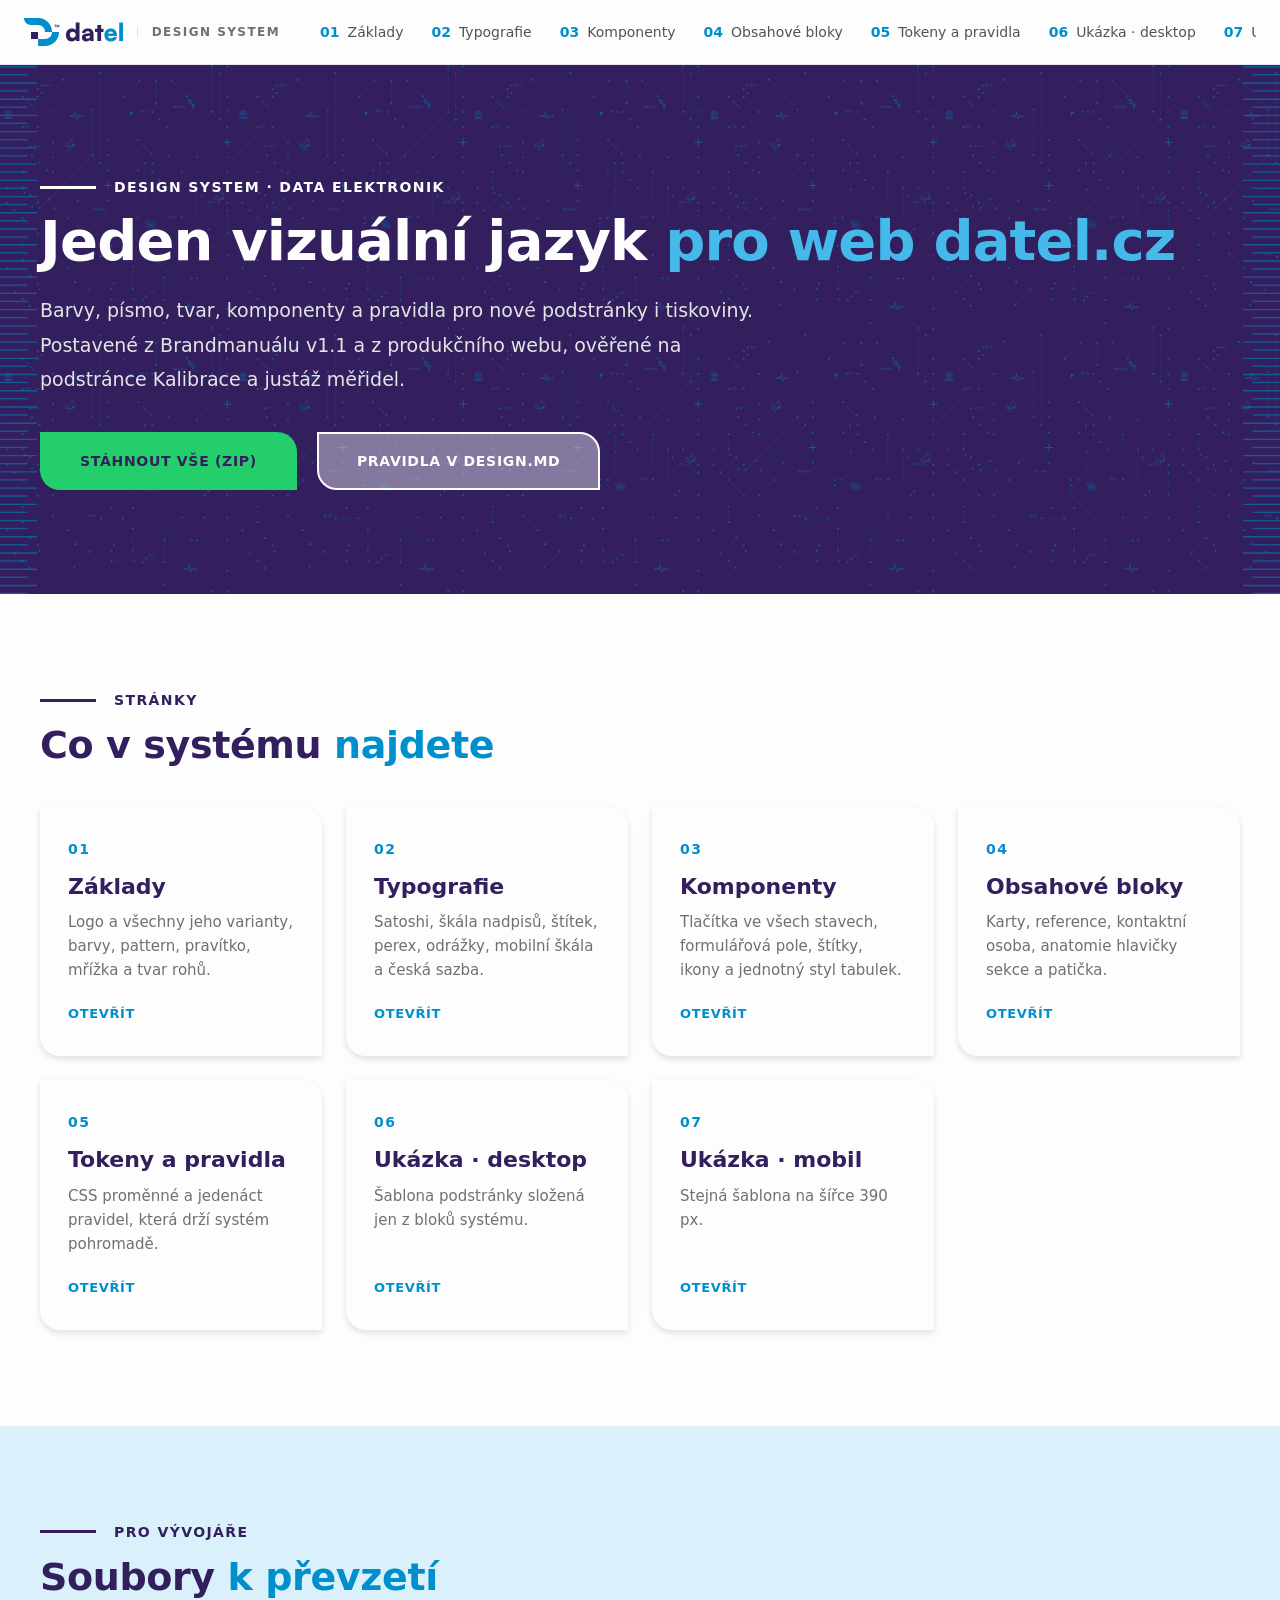
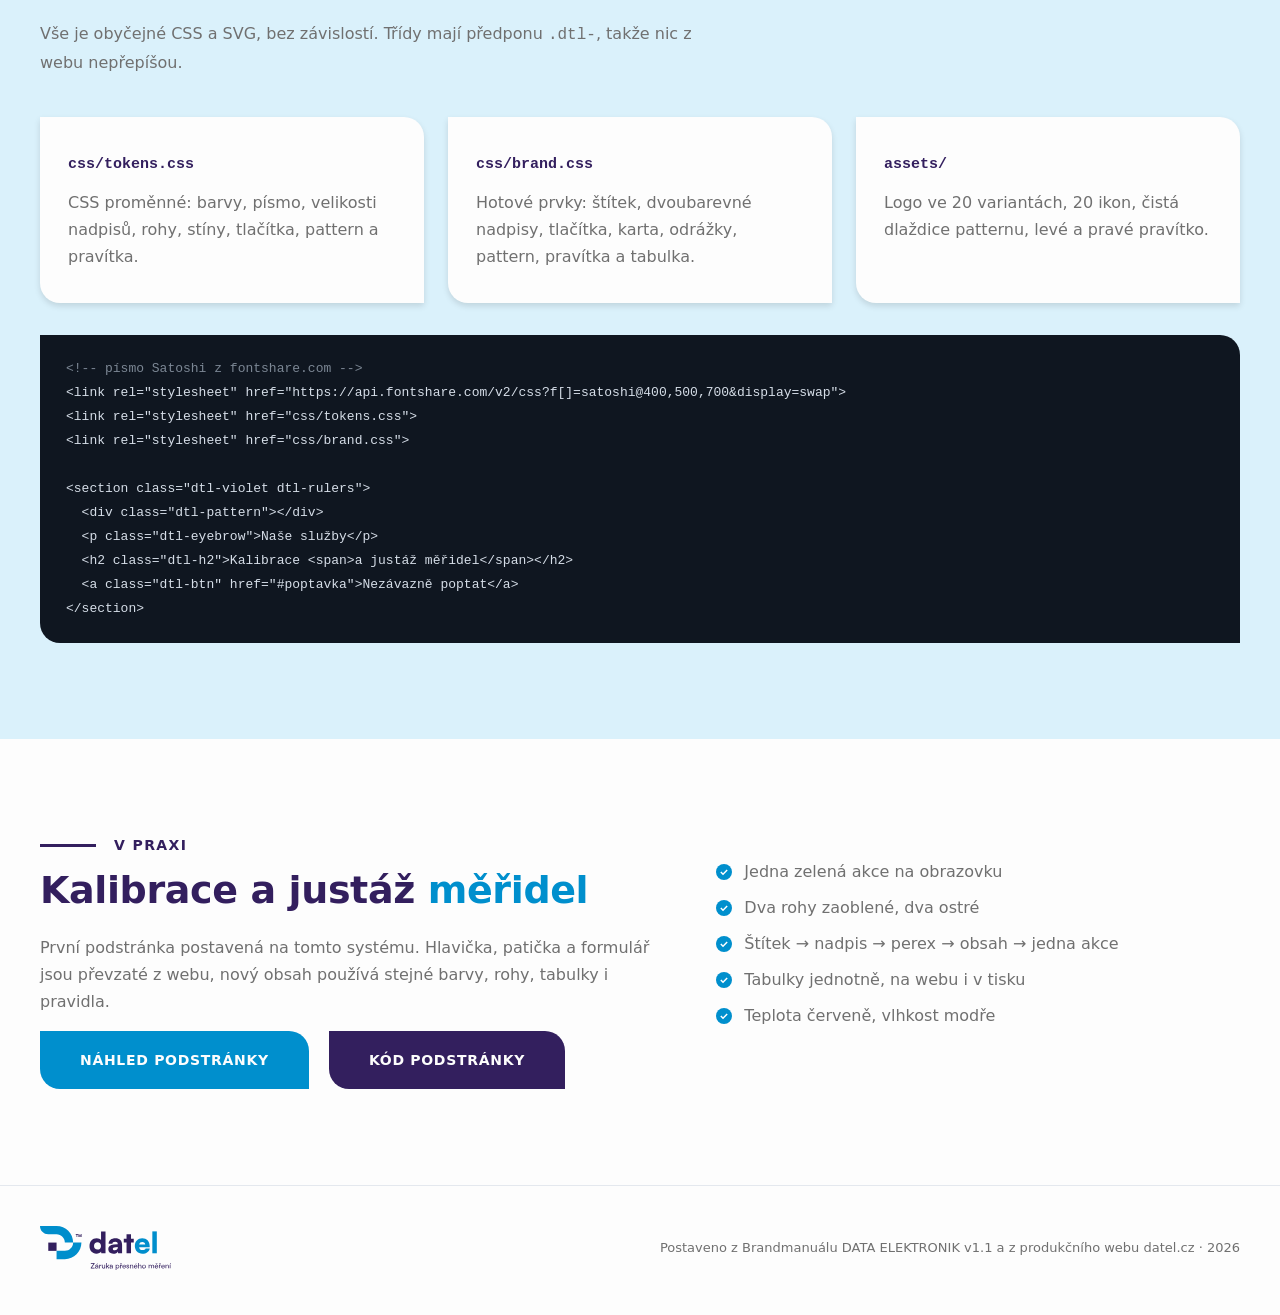
<file: index.html>
<!DOCTYPE html>
<html lang="cs">
<head>
<meta charset="utf-8">
<meta name="viewport" content="width=device-width, initial-scale=1">
<title>DATEL design system</title>
<meta name="description" content="Design system DATA ELEKTRONIK: barvy, písmo, tvar rohů, komponenty a pravidla pro web datel.cz a tiskoviny.">
<link rel="icon" href="assets/logo/DATEL_SYMBOL_barevny_svetly_podklad.svg" type="image/svg+xml">
<link rel="preconnect" href="https://api.fontshare.com" crossorigin>
<link rel="stylesheet" href="https://api.fontshare.com/v2/css?f[]=satoshi@300,400,500,700,900&amp;display=swap">
<link rel="stylesheet" href="css/tokens.css">
<link rel="stylesheet" href="css/brand.css">
<link rel="stylesheet" href="css/styleguide.css">
<style>
/* Úvodní stránka styleguidu — postavená jen z tokens.css a brand.css (a .sg- rámu). */
.sg-home { background: var(--dtl-bg); color: var(--dtl-ink); font: var(--dtl-body); }
.home-wrap { position: relative; z-index: 3; max-width: var(--dtl-container); margin: 0 auto; padding: 0 var(--dtl-gutter); }
.home-hero { padding: 112px 0 104px; }
.home-hero .dtl-lead { max-width: 60ch; }
.home-actions { display: flex; flex-wrap: wrap; gap: 16px 20px; margin-top: 36px; }
.home-sec { position: relative; padding: var(--dtl-section) 0; }
.home-sec--blue { background: var(--dtl-blue-bg); }
.home-grid { display: grid; grid-template-columns: repeat(auto-fill, minmax(260px, 1fr)); gap: var(--dtl-gutter); margin-top: 40px; }
.home-card { display: flex; flex-direction: column; text-decoration: none; transition: transform .2s ease-in-out, box-shadow .2s ease-in-out; }
a.home-card:hover { transform: translateY(var(--dtl-btn-lift)); box-shadow: var(--dtl-shadow-blue); }
.home-card .home-num { font: 700 14px/20px var(--dtl-font); letter-spacing: var(--dtl-eyebrow-ls); color: var(--dtl-blue); margin-bottom: 14px; }
.home-card h3 { margin: 0 0 10px; font: var(--dtl-h3); color: var(--dtl-violet); }
.home-card p { margin: 0; font: 400 15px/1.6 var(--dtl-font); color: var(--dtl-ink-3); }
.home-card .home-more { margin-top: auto; padding-top: 22px; font: 700 13px/20px var(--dtl-font); letter-spacing: var(--dtl-cta-ls); text-transform: uppercase; color: var(--dtl-blue); }
.home-files { display: grid; grid-template-columns: repeat(auto-fit, minmax(300px, 1fr)); gap: var(--dtl-gutter); margin-top: 40px; }
.home-files code, .home-code { font-family: ui-monospace, Consolas, 'Cascadia Mono', monospace; font-size: 13px; }
.home-files .dtl-card code { color: var(--dtl-violet); font-weight: 700; font-size: 15px; }
.home-code { display: block; margin-top: 32px; padding: 22px 26px; overflow-x: auto; white-space: pre; border-radius: var(--dtl-corner); background: var(--dtl-ink); color: #D6DEE8; line-height: 1.85; }
.home-code i { font-style: normal; color: #7C8794; }
.home-practice { display: grid; grid-template-columns: minmax(0, 1.2fr) minmax(0, 1fr); gap: 48px; align-items: center; }
.home-practice .dtl-list li { font-weight: 500; }
.home-links { display: flex; flex-wrap: wrap; gap: 16px 20px; }
.home-foot { padding: 40px 0 48px; border-top: 1px solid var(--dtl-line); }
.home-foot .home-wrap { display: flex; flex-wrap: wrap; align-items: center; justify-content: space-between; gap: 16px 32px; }
.home-foot img { display: block; height: 44px; width: auto; }
@media (max-width: 959px) {
  .home-hero { padding: 72px 0 64px; }
  .home-sec { padding: 56px 0; }
  .dtl-h1 { font-size: 34px; line-height: 1.15; }
  .dtl-h2 { font-size: 26px; line-height: 1.2; }
  .home-practice { grid-template-columns: 1fr; gap: 32px; }
}
</style>
</head>
<body class="sg sg-home">
<header class="sg-bar">
  <a class="sg-brand" href="index.html"><img src="assets/logo/DATEL_LOGO_horizontalni_barevne_na_svetly_podklad.svg" alt="DATEL"><span>Design system</span></a>
  <nav class="sg-nav" aria-label="Stránky design systemu"><a href="zaklady.html"><b>01</b>Základy</a><a href="typografie.html"><b>02</b>Typografie</a><a href="komponenty.html"><b>03</b>Komponenty</a><a href="bloky.html"><b>04</b>Obsahové bloky</a><a href="tokeny.html"><b>05</b>Tokeny a pravidla</a><a href="ukazka-desktop.html"><b>06</b>Ukázka · desktop</a><a href="ukazka-mobil.html"><b>07</b>Ukázka · mobil</a></nav>
</header>

<section class="dtl-violet dtl-rulers home-hero">
  <div class="dtl-pattern"></div>
  <div class="home-wrap">
    <p class="dtl-eyebrow">Design system · DATA ELEKTRONIK</p>
    <h1 class="dtl-h1">Jeden vizuální jazyk <span>pro web datel.cz</span></h1>
    <p class="dtl-lead">Barvy, písmo, tvar, komponenty a pravidla pro nové podstránky i tiskoviny. Postavené z Brandmanuálu v1.1 a z produkčního webu, ověřené na podstránce Kalibrace a justáž měřidel.</p>
    <div class="home-actions">
      <a class="dtl-btn" href="https://github.com/hutterlukas22-dot/datel-design-system/archive/refs/heads/main.zip">Stáhnout vše (ZIP)</a>
      <a class="dtl-btn dtl-btn--white" href="https://github.com/hutterlukas22-dot/datel-design-system/blob/main/DESIGN.md">Pravidla v DESIGN.md</a>
    </div>
  </div>
</section>

<section class="home-sec">
  <div class="home-wrap">
    <p class="dtl-eyebrow">Stránky</p>
    <h2 class="dtl-h2">Co v systému <span>najdete</span></h2>
    <div class="home-grid">
      <a class="dtl-card home-card" href="zaklady.html"><span class="home-num">01</span><h3>Základy</h3><p>Logo a všechny jeho varianty, barvy, pattern, pravítko, mřížka a tvar rohů.</p><span class="home-more">Otevřít</span></a>
      <a class="dtl-card home-card" href="typografie.html"><span class="home-num">02</span><h3>Typografie</h3><p>Satoshi, škála nadpisů, štítek, perex, odrážky, mobilní škála a česká sazba.</p><span class="home-more">Otevřít</span></a>
      <a class="dtl-card home-card" href="komponenty.html"><span class="home-num">03</span><h3>Komponenty</h3><p>Tlačítka ve všech stavech, formulářová pole, štítky, ikony a jednotný styl tabulek.</p><span class="home-more">Otevřít</span></a>
      <a class="dtl-card home-card" href="bloky.html"><span class="home-num">04</span><h3>Obsahové bloky</h3><p>Karty, reference, kontaktní osoba, anatomie hlavičky sekce a patička.</p><span class="home-more">Otevřít</span></a>
      <a class="dtl-card home-card" href="tokeny.html"><span class="home-num">05</span><h3>Tokeny a pravidla</h3><p>CSS proměnné a jedenáct pravidel, která drží systém pohromadě.</p><span class="home-more">Otevřít</span></a>
      <a class="dtl-card home-card" href="ukazka-desktop.html"><span class="home-num">06</span><h3>Ukázka · desktop</h3><p>Šablona podstránky složená jen z bloků systému.</p><span class="home-more">Otevřít</span></a>
      <a class="dtl-card home-card" href="ukazka-mobil.html"><span class="home-num">07</span><h3>Ukázka · mobil</h3><p>Stejná šablona na šířce 390 px.</p><span class="home-more">Otevřít</span></a>
    </div>
  </div>
</section>

<section class="home-sec home-sec--blue">
  <div class="home-wrap">
    <p class="dtl-eyebrow">Pro vývojáře</p>
    <h2 class="dtl-h2">Soubory <span>k převzetí</span></h2>
    <p class="dtl-text">Vše je obyčejné CSS a SVG, bez závislostí. Třídy mají předponu <code>.dtl-</code>, takže nic z webu nepřepíšou.</p>
    <div class="home-files">
      <div class="dtl-card"><code>css/tokens.css</code><p class="dtl-text" style="margin:12px 0 0">CSS proměnné: barvy, písmo, velikosti nadpisů, rohy, stíny, tlačítka, pattern a pravítka.</p></div>
      <div class="dtl-card"><code>css/brand.css</code><p class="dtl-text" style="margin:12px 0 0">Hotové prvky: štítek, dvoubarevné nadpisy, tlačítka, karta, odrážky, pattern, pravítka a tabulka.</p></div>
      <div class="dtl-card"><code>assets/</code><p class="dtl-text" style="margin:12px 0 0">Logo ve 20 variantách, 20 ikon, čistá dlaždice patternu, levé a pravé pravítko.</p></div>
    </div>
    <code class="home-code"><i>&lt;!-- písmo Satoshi z fontshare.com --&gt;</i>
&lt;link rel="stylesheet" href="https://api.fontshare.com/v2/css?f[]=satoshi@400,500,700&amp;display=swap"&gt;
&lt;link rel="stylesheet" href="css/tokens.css"&gt;
&lt;link rel="stylesheet" href="css/brand.css"&gt;

&lt;section class="dtl-violet dtl-rulers"&gt;
  &lt;div class="dtl-pattern"&gt;&lt;/div&gt;
  &lt;p class="dtl-eyebrow"&gt;Naše služby&lt;/p&gt;
  &lt;h2 class="dtl-h2"&gt;Kalibrace &lt;span&gt;a justáž měřidel&lt;/span&gt;&lt;/h2&gt;
  &lt;a class="dtl-btn" href="#poptavka"&gt;Nezávazně poptat&lt;/a&gt;
&lt;/section&gt;</code>
  </div>
</section>

<section class="home-sec">
  <div class="home-wrap home-practice">
    <div>
      <p class="dtl-eyebrow">V praxi</p>
      <h2 class="dtl-h2">Kalibrace a justáž <span>měřidel</span></h2>
      <p class="dtl-text">První podstránka postavená na tomto systému. Hlavička, patička a formulář jsou převzaté z webu, nový obsah používá stejné barvy, rohy, tabulky i pravidla.</p>
      <div class="home-links">
        <a class="dtl-btn dtl-btn--blue" href="https://hutterlukas22-dot.github.io/datel-kalibrace/">Náhled podstránky</a>
        <a class="dtl-btn dtl-btn--violet" href="https://github.com/hutterlukas22-dot/datel-kalibrace">Kód podstránky</a>
      </div>
    </div>
    <ul class="dtl-list">
      <li>Jedna zelená akce na obrazovku</li>
      <li>Dva rohy zaoblené, dva ostré</li>
      <li>Štítek → nadpis → perex → obsah → jedna akce</li>
      <li>Tabulky jednotně, na webu i v tisku</li>
      <li>Teplota červeně, vlhkost modře</li>
    </ul>
  </div>
</section>

<footer class="home-foot">
  <div class="home-wrap">
    <img src="assets/logo/DATEL_LOGO+CLAIM_horizontalni_barevne_na_svetly_podklad.svg" alt="DATEL — Záruka přesného měření">
    <p class="dtl-meta" style="margin:0">Postaveno z Brandmanuálu DATA ELEKTRONIK v1.1 a z produkčního webu datel.cz · 2026</p>
  </div>
</footer>
</body>
</html>
</file>
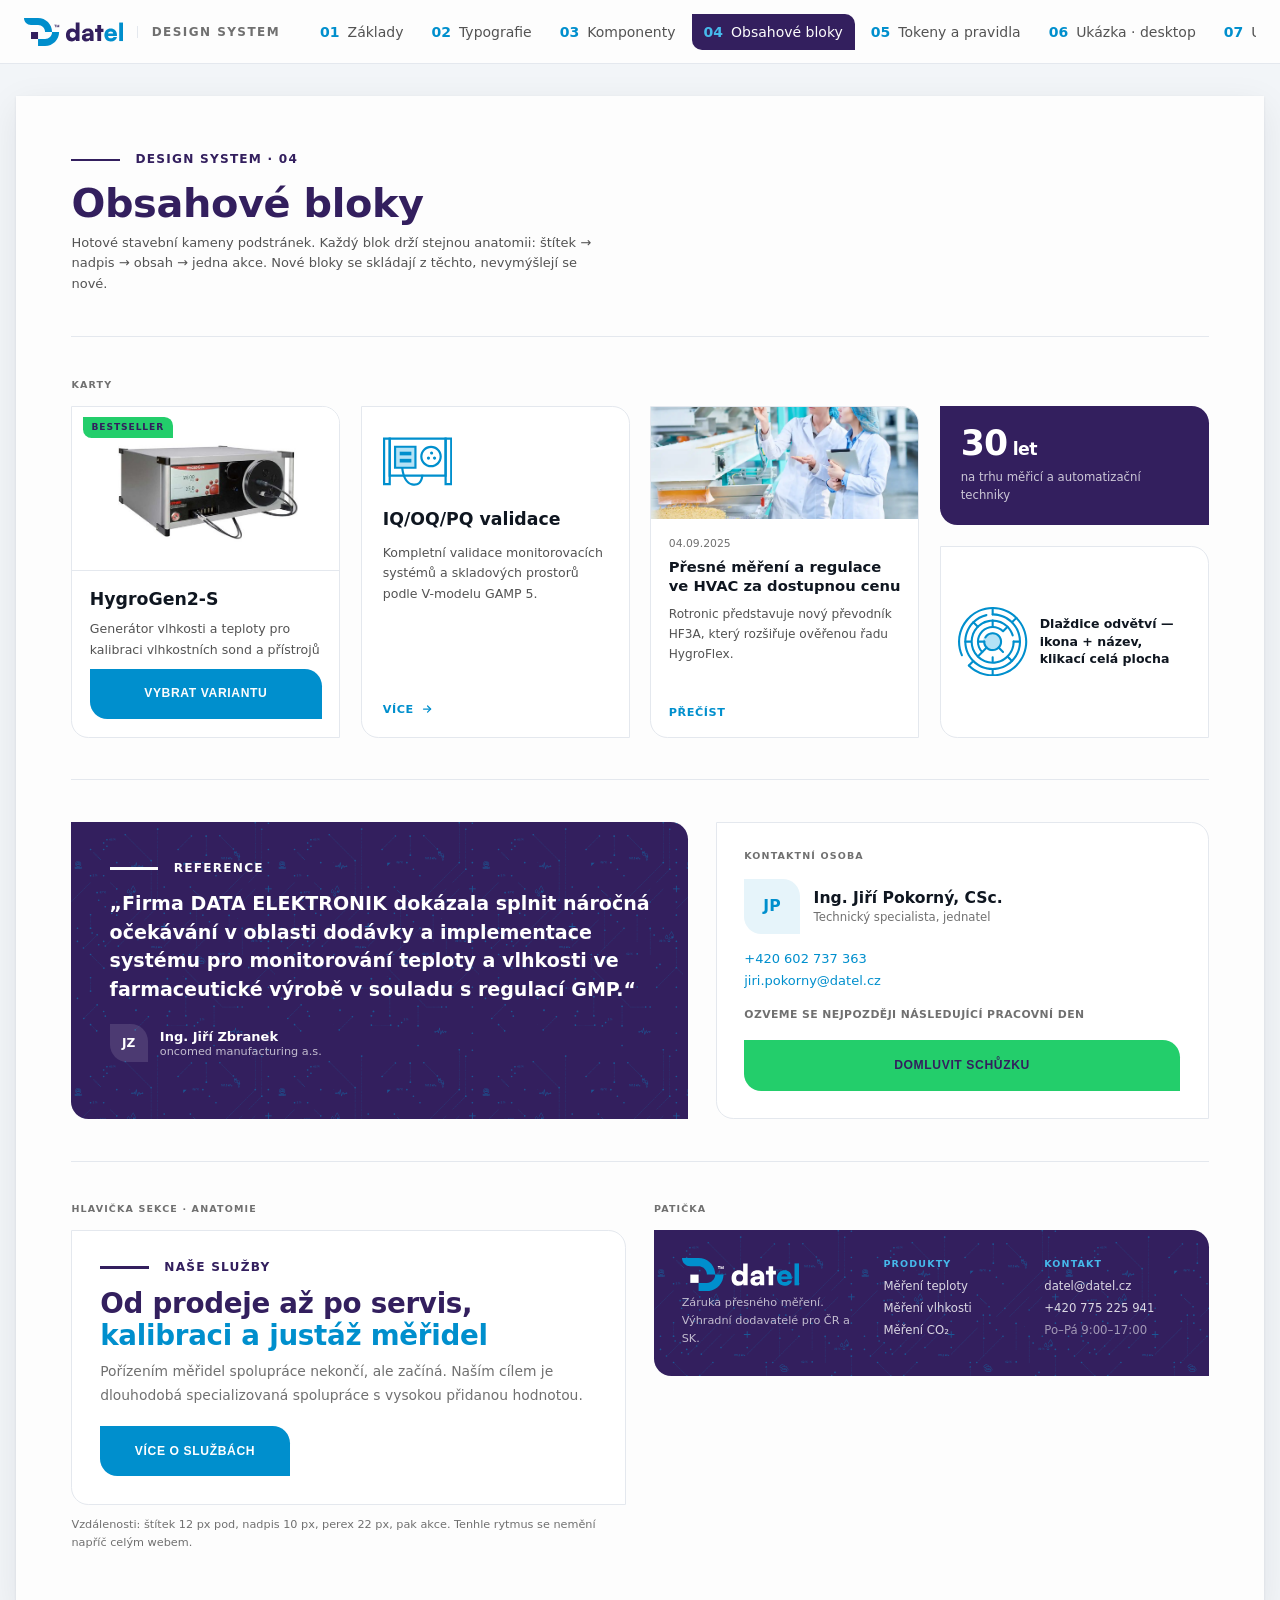
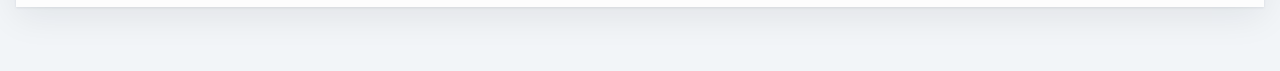
<file: bloky.html>
<!DOCTYPE html>
<html lang="cs">
<head>
<meta charset="utf-8">
<meta name="viewport" content="width=device-width, initial-scale=1">
<title>Obsahové bloky · DATEL design system</title>
<link rel="icon" href="assets/logo/DATEL_SYMBOL_barevny_svetly_podklad.svg" type="image/svg+xml">
<link rel="preconnect" href="https://api.fontshare.com" crossorigin>
<link rel="stylesheet" href="https://api.fontshare.com/v2/css?f[]=satoshi@300,400,500,700,900&amp;display=swap">
<style>
*{box-sizing:border-box}
body{margin:0;font-family:'Satoshi','Manrope','Segoe UI',system-ui,sans-serif;color:#0F1620;background:#FDFDFD;-webkit-font-smoothing:antialiased}
a{color:#008FCD;text-decoration:none}a:hover{color:#331F5E}
.sheet{padding:64px}
.eyebrow{display:flex;align-items:center;gap:18px;font-weight:700;font-size:14px;line-height:20px;letter-spacing:.1em;text-transform:uppercase;color:#331F5E;margin:0 0 14px}.eyebrow::before{content:"";flex:0 0 auto;width:56px;height:3px;background:currentColor}
.sec-title{font-weight:700;font-size:34px;line-height:1.12;letter-spacing:-.01em;margin:0 0 8px;color:#331F5E}
.sec-note{font-size:15px;line-height:1.6;color:#535353;margin:0;max-width:64ch}
.hr{height:1px;background:#E4E8EE;border:0;margin:48px 0}
.grid{display:grid;gap:24px}
.stack{display:flex;flex-direction:column}
.row{display:flex;align-items:center}
.mono{font-family:'JetBrains Mono',ui-monospace,'Cascadia Mono',Consolas,monospace;font-size:12px;letter-spacing:.01em}
.card{background:#FFFFFF;border:1px solid #E4E8EE;border-radius: 0 20px 0 20px}
.lbl{font-weight:700;font-size:11px;letter-spacing:.12em;text-transform:uppercase;color:#707070}

.dtl-pattern{position:absolute;inset:0;pointer-events:none;background-image:url(assets/pattern.svg);background-repeat:repeat;background-size:235.25px 262.5px;background-position:0 0}
    .btn{position:relative;display:inline-flex;align-items:center;justify-content:center;gap:10px;padding:19px 40px;border:0;border-radius: 0 20px 0 20px;font:700 14px/20px 'Satoshi','Manrope',sans-serif;text-transform:uppercase;letter-spacing:.05em;cursor:pointer;color:#000}
    .badge{display:inline-flex;align-items:center;height:24px;padding:0 10px;border-radius: 0 10px 0 10px;font-weight:700;font-size:10.5px;letter-spacing:.1em;text-transform:uppercase}
    .h3{font-weight:700;font-size:20px;line-height:1.25;margin:0}
    .body{font-size:14.5px;line-height:1.65;color:#535353;margin:0}
</style>
<link rel="stylesheet" href="css/styleguide.css">
</head>
<body class="sg">
<header class="sg-bar">
  <a class="sg-brand" href="index.html"><img src="assets/logo/DATEL_LOGO_horizontalni_barevne_na_svetly_podklad.svg" alt="DATEL"><span>Design system</span></a>
  <nav class="sg-nav" aria-label="Stránky design systemu"><a href="zaklady.html"><b>01</b>Základy</a><a href="typografie.html"><b>02</b>Typografie</a><a href="komponenty.html"><b>03</b>Komponenty</a><a href="bloky.html" aria-current="page"><b>04</b>Obsahové bloky</a><a href="tokeny.html"><b>05</b>Tokeny a pravidla</a><a href="ukazka-desktop.html"><b>06</b>Ukázka · desktop</a><a href="ukazka-mobil.html"><b>07</b>Ukázka · mobil</a></nav>
</header>
<main class="sg-frame"><div class="sg-board" data-width="1440" style="width:1440px">
<div class="sheet" style="width: 1440px">

  <p class="eyebrow">Design system &middot; 04</p>
  <h1 class="sec-title" style="font-size: 46px">Obsahové bloky</h1>
  <p class="sec-note">Hotové stavební kameny podstránek. Každý blok drží stejnou anatomii: štítek &rarr; nadpis &rarr; obsah &rarr; jedna akce. Nové bloky se skládají z těchto, nevymýšlejí se nové.</p>

  <hr class="hr">

  <p class="lbl" style="margin: 0 0 18px">Karty</p>
  <div style="display: grid; grid-template-columns: repeat(4, minmax(0, 1fr)); gap: 24px; align-items: stretch">

    <div class="card" style="display: flex; flex-direction: column; overflow: hidden">
      <div style="height: 190px; background: #FFFFFF; position: relative; overflow: hidden; border-bottom: 1px solid #E4E8EE">
        <span class="badge" style="background: #23CE6B; color: #331F5E; position: absolute; top: 12px; left: 12px; z-index: 1">BESTSELLER</span>
        <img src="assets/img/hc2a-s.jpg" alt="Rotronic HygroGen2-S, generátor vlhkosti a teploty" style="display: block; width: 100%; height: 100%; object-fit: contain">
      </div>
      <div style="padding: 20px; display: flex; flex-direction: column; gap: 10px; flex-grow: 1">
        <p class="h3">HygroGen2-S</p>
        <p class="body" style="flex-grow: 1">Generátor vlhkosti a teploty pro kalibraci vlhkostních sond a přístrojů</p>
        <button class="btn" style="background: #008FCD; color: #FDFDFD; width: 100%">VYBRAT VARIANTU</button>
      </div>
    </div>

    <div class="card" style="display: flex; flex-direction: column; padding: 24px; gap: 14px">
      <span style="width: 80px; height: 80px; display: inline-flex; flex: 0 0 auto"><svg aria-hidden="true" style="width:100%;height:100%;display:block" xmlns="http://www.w3.org/2000/svg" viewBox="0 0 24 24"><g><g><g><rect fill="#B4E2F6" x="4.3" y="6.72" width="6.71" height="7.5"/><g><path fill="#008FCD" d="M22.06,17.18H1.94V3.66h20.11v13.52ZM2.71,16.41h18.59V4.42H2.71v11.99Z"/><path fill="#008FCD" d="M2.71,20.15H0V3.66h2.71v16.49ZM.76,19.39h1.18V4.42H.76v14.97Z"/></g><path fill="#008FCD" d="M11.61,14.48H3.8V6.45h7.81v8.03ZM4.56,13.72h6.29v-6.5h-6.29v6.5Z"/><rect fill="#008FCD" x="5.78" y="8.55" width="4.04" height="1.27"/><rect fill="#008FCD" x="5.78" y="11.02" width="4.04" height="1.27"/><g><path fill="#008FCD" d="M24,20.15h-2.71V3.66h2.71v16.49ZM22.06,19.39h1.18V4.42h-1.18v14.97Z"/><path fill="#008FCD" d="M16.62,13.95c-1,0-1.93-.39-2.64-1.09s-1.09-1.64-1.09-2.64c0-1,.39-1.93,1.09-2.64.7-.7,1.64-1.09,2.64-1.09h0c2.06,0,3.73,1.67,3.73,3.73,0,1-.39,1.93-1.09,2.64-.7.7-1.64,1.09-2.64,1.09h0ZM16.62,7.24h0c-.79,0-1.54.31-2.1.87-.56.56-.87,1.31-.87,2.1,0,1.64,1.33,2.97,2.97,2.97h0c1.64,0,2.97-1.33,2.97-2.97,0-1.64-1.33-2.97-2.97-2.97Z"/><circle fill="#008FCD" cx="15.74" cy="10.75" r=".55"/><path fill="#008FCD" d="M17.36,9.01c0,.31-.25.55-.55.55s-.55-.25-.55-.55.25-.55.55-.55.55.25.55.55Z"/><path fill="#008FCD" d="M18.38,10.75c0,.31-.25.55-.55.55s-.55-.25-.55-.55.25-.55.55-.55.55.25.55.55Z"/><path fill="#008FCD" d="M10.95,20.34c-.3,0-.62-.04-.96-.11-3.31-.73-3.68-5.89-3.7-6.11l.76-.05s.35,4.8,3.1,5.41c.87.19,1.56.09,2.06-.31.88-.7.99-2.09,1-2.65h.76c0,.68-.15,2.34-1.29,3.25-.48.38-1.06.57-1.75.57Z"/></g></g></g></g></svg></span>
      <p class="h3">IQ/OQ/PQ validace</p>
      <p class="body" style="flex-grow: 1">Kompletní validace monitorovacích systémů a skladových prostorů podle V-modelu GAMP&nbsp;5.</p>
      <a href="#" style="font-weight: 700; font-size: 13px; letter-spacing: .05em; text-transform: uppercase; display: inline-flex; align-items: center; gap: 8px">VÍCE
        <svg width="14" height="14" viewBox="0 0 24 24" fill="none" stroke="currentColor" stroke-width="2.5" stroke-linecap="round" stroke-linejoin="round" aria-hidden="true"><path d="M5 12h14"></path><path d="m13 6 6 6-6 6"></path></svg>
      </a>
    </div>

    <div class="card" style="display: flex; flex-direction: column; overflow: hidden">
      <div style="height: 130px; overflow: hidden"><img src="assets/img/technici.webp" alt="Technoložky kontrolují výrobní linku" style="display: block; width: 100%; height: 100%; object-fit: cover"></div>
      <div style="padding: 20px; display: flex; flex-direction: column; gap: 10px; flex-grow: 1">
        <p style="margin: 0; font-size: 12.5px; color: #707070">04.09.2025</p>
        <p class="h3" style="font-size: 17px">Přesné měření a regulace ve HVAC za dostupnou cenu</p>
        <p class="body" style="flex-grow: 1; font-size: 14px">Rotronic představuje nový převodník HF3A, který rozšiřuje ověřenou řadu HygroFlex.</p>
        <a href="#" style="font-weight: 700; font-size: 13px; letter-spacing: .05em; text-transform: uppercase">PŘEČÍST</a>
      </div>
    </div>

    <div style="display: flex; flex-direction: column; gap: 24px">
      <div style="background: #331F5E; border-radius:  0 20px 0 20px; padding: 24px; color: #fff">
        <p style="margin: 0; font-weight: 700; font-size: 40px; line-height: 1; letter-spacing: -.02em">30<span style="font-size: 20px"> let</span></p>
        <p style="margin: 8px 0 0; font-size: 13.5px; line-height: 1.55; color: rgba(255,255,255,.75)">na trhu měřicí a automatizační techniky</p>
      </div>
      <div class="card" style="padding: 20px; display: flex; align-items: center; gap: 14px; flex-grow: 1">
        <span style="width: 80px; height: 80px; display: inline-flex; flex: 0 0 auto"><svg aria-hidden="true" style="width:100%;height:100%;display:block" xmlns="http://www.w3.org/2000/svg" viewBox="0 0 24 24"><g><g><g><circle fill="#B4E2F6" cx="11.93" cy="12" r="3.29"/><g><g><path fill="#008FCD" d="M8.4,15.96c-.2,0-.36-.16-.36-.36,0-.1.04-.19.11-.26l1.54-1.54c.14-.14.37-.15.51,0s.15.37,0,.51c0,0,0,0,0,0l-1.54,1.54c-.07.07-.16.11-.26.11h0Z"/></g><g><path fill="#008FCD" d="M12,24c-3.18,0-6.24-1.26-8.49-3.51-.14-.14-.14-.37,0-.51.14-.14.36-.14.51,0,4.4,4.4,11.54,4.4,15.94,0,4.4-4.4,4.4-11.54,0-15.94-.14-.14-.14-.37,0-.51.14-.14.36-.14.51,0,4.68,4.69,4.68,12.28,0,16.97-2.25,2.26-5.3,3.52-8.49,3.51Z"/></g><g><path fill="#008FCD" d="M12,21.82c-5.42,0-9.81-4.4-9.82-9.82,0-2.61,1.03-5.11,2.88-6.94.14-.14.37-.14.51,0l1.54,1.54c.14.14.14.37,0,.51-.14.14-.36.14-.51,0l-1.28-1.28c-3.4,3.69-3.17,9.44.52,12.85,1.68,1.55,3.88,2.41,6.16,2.41,2.29,0,4.49-.86,6.16-2.41l-1.28-1.28c-.14-.14-.14-.37,0-.51.14-.14.36-.14.51,0l1.54,1.54c.14.14.14.37,0,.51-1.84,1.85-4.34,2.88-6.94,2.88Z"/></g><g><path fill="#008FCD" d="M6.91,17.09l-.05.41c-.1,0-.19-.04-.26-.11-2.98-2.98-2.98-7.82,0-10.8,2.98-2.98,7.82-2.98,10.8,0,.14.14.14.37,0,.51l-1.54,1.54c-.14.14-.37.14-.51,0-.14-.14-.14-.36,0-.51l1.28-1.28c-2.84-2.55-7.2-2.32-9.76.51-2.36,2.63-2.36,6.61,0,9.24l1.28-1.28c.14-.14.37-.14.51,0,.14.14.14.36,0,.51l-1.54,1.54c-.07.07-.11-.31-.21-.31h0Z"/></g><g><path fill="#008FCD" d="M8.4,15.96c-.1,0-.19-.04-.26-.11-2.12-2.14-2.11-5.59.02-7.71,2.13-2.11,5.56-2.11,7.69,0,.14.14-.08.08-.22.22s-.15.44-.29.29c-1.84-1.85-4.83-1.86-6.68-.02-1.85,1.84-1.86,4.83-.02,6.68,0,0,.01.01.02.02.14.14-.15.15-.29.29-.07.07.13.33.04.33Z"/></g><g><path fill="#008FCD" d="M9.09,12.36h-1.82c-.2,0-.37-.15-.37-.35,0-.2.15-.37.35-.37,0,0,.01,0,.02,0h1.82c.2,0,.37.15.37.35s-.15.37-.35.37c0,0-.01,0-.02,0Z"/></g><g><path fill="#008FCD" d="M12,7.27c-.2,0-.36-.16-.36-.36h0v-2.18c0-.2.15-.37.35-.37s.37.15.37.35c0,0,0,.01,0,.02v2.18c0,.2-.16.36-.36.36Z"/></g><g><path fill="#008FCD" d="M12,19.27c-.2,0-.36-.16-.36-.36h0v-1.45c0-.2.15-.37.35-.37s.37.15.37.35c0,0,0,.01,0,.02v1.45c0,.2-.16.36-.36.36Z"/></g><g><path fill="#008FCD" d="M21.45,12.36h-2.18c-.2,0-.37-.15-.37-.35s.15-.37.35-.37c0,0,.01,0,.02,0h2.18c.2,0,.37.15.37.35,0,.2-.15.37-.35.37,0,0-.01,0-.02,0Z"/></g><g><path fill="#008FCD" d="M4.37,12.36h-1.82c-.2,0-.36-.17-.35-.37,0-.19.16-.35.35-.35h1.82c.2,0,.37.15.37.35,0,.2-.15.37-.35.37,0,0-.01,0-.02,0Z"/></g><g><path fill="#008FCD" d="M12,2.91c-.2,0-.36-.16-.36-.36V.73c0-.2.17-.36.37-.35.19,0,.35.16.35.35v1.82c0,.2-.16.36-.36.36Z"/></g><g><path fill="#008FCD" d="M12,24c-.2,0-.36-.16-.36-.36v-1.82c0-.2.15-.37.35-.37s.37.15.37.35c0,0,0,.01,0,.02v1.82c0,.2-.16.36-.36.36Z"/></g><g><path fill="#008FCD" d="M15.6,15.96c-.1,0-.19-.04-.26-.11l-1.54-1.54c-.14-.14-.15-.37,0-.51s.37-.15.51,0c0,0,0,0,0,0l1.54,1.54c.14.14.14.37,0,.51-.07.07-.16.11-.26.11h0Z"/></g><g><path fill="#008FCD" d="M3.77,20.59c-.2,0-.36-.16-.36-.36,0-.1.04-.19.11-.26l1.54-1.54c.14-.14.37-.15.51,0s.15.37,0,.51c0,0,0,0,0,0l-1.55,1.55c-.07.07-.16.11-.26.11Z"/></g><g><path fill="#008FCD" d="M1.37,17.09c-.14,0-.27-.08-.33-.22-2.69-6.06.04-13.15,6.09-15.84C11.67-.98,16.98,0,20.49,3.51c.14.14.14.37,0,.51,0,0,0,0,0,0l-1.55,1.55c-.14.14-.37.14-.51,0-.14-.14-.14-.36,0-.51l1.28-1.28C15.17-.48,8.03-.25,3.78,4.29.68,7.6-.14,12.44,1.7,16.58c.08.18,0,.4-.19.48-.05.02-.1.03-.15.03h0Z"/></g><g><path fill="#008FCD" d="M18.68,19.05c-.2,0-.36-.16-.36-.36,0-.1.04-.19.11-.26,3.55-3.55,3.55-9.31,0-12.86-1.7-1.7-4.01-2.66-6.42-2.66-.2,0-.37-.15-.37-.35,0-.2.15-.37.35-.37,0,0,.01,0,.02,0,5.42,0,9.82,4.39,9.82,9.81,0,2.61-1.03,5.1-2.88,6.95-.07.07-.16.11-.26.11Z"/></g><g><path fill="#008FCD" d="M5.32,5.68c-.2,0-.36-.16-.36-.36,0-.1.04-.19.11-.26,1.29-1.29,2.9-2.19,4.68-2.61.2-.05.39.07.44.27.05.2-.07.39-.27.44h0c-1.64.39-3.14,1.22-4.33,2.42-.07.07-.16.11-.26.11h0Z"/></g><g><path fill="#008FCD" d="M12,19.64c-2.03,0-3.97-.8-5.4-2.24-.14-.14-.14-.37,0-.51.14-.14.36-.14.51,0,2.7,2.7,7.07,2.7,9.77,0,1.3-1.3,2.02-3.05,2.02-4.89,0-.2.15-.37.35-.37.2,0,.37.15.37.35,0,0,0,.01,0,.02,0,4.22-3.42,7.63-7.64,7.64Z"/></g><g><path fill="#008FCD" d="M18.94,10.18c-.16,0-.3-.1-.35-.25-.34-1.06-.92-2.02-1.71-2.81-.14-.14-.14-.37,0-.51.14-.14.36-.14.51,0,.87.87,1.52,1.94,1.89,3.11.06.19-.05.4-.24.46,0,0,0,0,0,0-.04.01-.07.02-.11.02Z"/></g><g><path fill="#008FCD" d="M12,15.27c-1.81,0-3.27-1.46-3.27-3.27,0,0,0,0,0,0,0-.2.15-.37.35-.37.2,0,.37.15.37.35,0,0,0,.01,0,.02,0,1.4,1.14,2.54,2.55,2.54,1.4,0,2.54-1.14,2.54-2.55,0-1.4-1.14-2.54-2.55-2.54-.67,0-1.32.27-1.79.74-.16.16-.29.34-.4.53-.1.17-.32.23-.5.13-.17-.1-.23-.32-.13-.49.14-.25.31-.48.52-.68,1.28-1.28,3.35-1.28,4.63,0,1.28,1.28,1.28,3.35,0,4.63-.61.62-1.45.96-2.32.96Z"/></g></g></g></g></g></svg></span>
        <p style="margin: 0; font-weight: 700; font-size: 14.5px; line-height: 1.4">Dlaždice odvětví &mdash; ikona + název, klikací celá plocha</p>
      </div>
    </div>
  </div>

  <hr class="hr">

  <div style="display: grid; grid-template-columns: 1.25fr 1fr; gap: 32px">
    <div style="background: #331F5E; border-radius:  0 20px 0 20px; padding: 44px; position: relative; overflow: hidden">
      <div aria-hidden="true" class="dtl-pattern" style="opacity: 0.5"></div>
      <div style="position: relative">
        <p class="eyebrow" style="color: #FDFDFD">Reference</p>
        <p style="margin: 0 0 24px; font-weight: 700; font-size: 22px; line-height: 1.5; color: #fff; max-width: 46ch">&bdquo;Firma DATA ELEKTRONIK dokázala splnit náročná očekávání v oblasti dodávky a implementace systému pro monitorování teploty a vlhkosti ve farmaceutické výrobě v souladu s regulací GMP.&ldquo;</p>
        <div style="display: flex; align-items: center; gap: 14px">
          <span style="width: 44px; height: 44px; border-radius:  0 20px 0 20px; background: rgba(255,255,255,.12); display: inline-flex; align-items: center; justify-content: center; font-weight: 700; color: #fff; font-size: 14px">JZ</span>
          <div>
            <p style="margin: 0; font-weight: 700; font-size: 15px; color: #fff">Ing. Jiří Zbranek</p>
            <p style="margin: 2px 0 0; font-size: 13px; color: rgba(255,255,255,.7)">oncomed manufacturing a.s.</p>
          </div>
        </div>
      </div>
    </div>

    <div class="card" style="padding: 32px; display: flex; flex-direction: column; gap: 20px">
      <p class="lbl" style="margin: 0">Kontaktní osoba</p>
      <div style="display: flex; align-items: center; gap: 16px">
        <span style="width: 64px; height: 64px; border-radius:  0 20px 0 20px; background: #E6F4FA; display: inline-flex; align-items: center; justify-content: center; font-weight: 700; color: #008FCD; font-size: 18px">JP</span>
        <div>
          <p style="margin: 0; font-weight: 700; font-size: 18px">Ing. Jiří Pokorný, CSc.</p>
          <p style="margin: 3px 0 0; font-size: 13.5px; color: #707070">Technický specialista, jednatel</p>
        </div>
      </div>
      <div style="display: flex; flex-direction: column; gap: 8px; font-size: 15px">
        <a href="#">+420 602 737 363</a>
        <a href="#">jiri.pokorny@datel.cz</a>
      </div>
      <p style="margin: 0; font-size: 12.5px; line-height: 1.6; color: #707070; letter-spacing: .04em; text-transform: uppercase; font-weight: 700">Ozveme se nejpozději následující pracovní den</p>
      <button class="btn" style="background: #23CE6B; color: #331F5E">DOMLUVIT SCHŮZKU</button>
    </div>
  </div>

  <hr class="hr">

  <div style="display: grid; grid-template-columns: 1fr 1fr; gap: 32px">
    <div>
      <p class="lbl" style="margin: 0 0 18px">Hlavička sekce &middot; anatomie</p>
      <div class="card" style="padding: 32px">
        <p class="eyebrow">NAŠE SLUŽBY</p>
        <p style="margin: 0 0 10px; font-weight: 700; font-size: 32px; line-height: 1.14; letter-spacing: -.01em"><span style="color: #331F5E">Od prodeje až po servis,</span><br><span style="color: #008FCD">kalibraci a justáž měřidel</span></p>
        <p style="margin: 0 0 22px; font-size: 16px; line-height: 1.7; color: #707070; max-width: 60ch">Pořízením měřidel spolupráce nekončí, ale začíná. Naším cílem je dlouhodobá specializovaná spolupráce s vysokou přidanou hodnotou.</p>
        <button class="btn" style="background: #008FCD; color: #fff">VÍCE O SLUŽBÁCH</button>
      </div>
      <p style="margin: 12px 0 0; font-size: 13px; line-height: 1.6; color: #707070">Vzdálenosti: štítek 12&nbsp;px pod, nadpis 10&nbsp;px, perex 22&nbsp;px, pak akce. Tenhle rytmus se nemění napříč celým webem.</p>
    </div>
    <div>
      <p class="lbl" style="margin: 0 0 18px">Patička</p>
      <div style="background: #331F5E; border-radius: 0 20px 0 20px; padding: 32px; color: #fff; position: relative; overflow: hidden"><div aria-hidden="true" class="dtl-pattern" style="opacity: 0.5"></div>
        <div style="position: relative; display: grid; grid-template-columns: 1.3fr 1fr 1fr; gap: 28px">
          <div>
            <span style="width: 135px; aspect-ratio: 3.5264; display: inline-flex; flex: 0 0 auto"><svg aria-hidden="true" style="width:100%;height:100%;display:block" xmlns="http://www.w3.org/2000/svg" viewBox="0 0 89.64 25.42"><g><g><path stroke-width="0px" fill="#fff" d="m38,15.44c0-3.55,2.12-6,5.51-6,1.38,0,2.7.56,3.34,1.38v-6.69h3.43v16.81h-3.23l-.18-1.43c-.6,1.03-1.99,1.72-3.59,1.72-3.21,0-5.29-2.27-5.29-5.8m8.83-.13c0-1.67-1.12-2.79-2.72-2.79s-2.65,1.14-2.65,2.79,1.03,2.79,2.65,2.79,2.72-1.12,2.72-2.79"/><path stroke-width="0px" fill="#fff" d="m52.4,17.67c0-2.05,1.45-3.32,4.13-3.52l3.12-.25v-.18c0-1.09-.67-1.67-1.9-1.67-1.45,0-2.23.56-2.23,1.56h-2.85c0-2.52,2.07-4.17,5.26-4.17s5.06,1.81,5.06,5v6.51h-3.03l-.22-1.47c-.36,1.03-1.83,1.76-3.5,1.76-2.36,0-3.84-1.38-3.84-3.57m7.27-.89v-.6l-1.74.16c-1.49.13-2.03.47-2.03,1.18,0,.8.49,1.18,1.54,1.18,1.32,0,2.23-.65,2.23-1.92"/><path stroke-width="0px" fill="#fff" d="m66.41,20.95v-8.3h-2.12v-2.85h2.12v-3.46h3.43v3.46h2.12v2.85h-2.12v8.3h-3.43Z"/><path stroke-width="0px" fill="#fff" d="m27.43,6.19h1.8v.46h-.65v1.82h-.5v-1.82h-.65v-.46Z"/><path stroke-width="0px" fill="#fff" d="m29.53,8.47v-2.29h.49l.68,1.7.68-1.7h.49v2.29h-.48v-.48c-.01-.26,0-.52.02-.77l-.49,1.25h-.46l-.48-1.25c.03.2.04.41.03.61v.64h-.49Z"/><rect stroke-width="0px" fill="#fff" x="6.36" y="12.71" width="6.36" height="6.36"/><path fill="#008FCD" stroke-width="0px" d="m72.79,15.35c0-3.48,2.34-5.91,5.71-5.91s5.69,2.3,5.69,5.93v.87l-8.1.04c.2,1.47,1.03,2.16,2.54,2.16,1.29,0,2.21-.47,2.45-1.27h3.14c-.4,2.48-2.61,4.06-5.66,4.06-3.37,0-5.78-2.45-5.78-5.89m3.34-1.18h4.64c0-1.18-.87-1.94-2.25-1.94s-2.12.6-2.39,1.94"/><rect fill="#008FCD" stroke-width="0px" x="86.21" y="4.13" width="3.43" height="16.81"/><path fill="#008FCD" stroke-width="0px" d="m31.78,12.71h0c0,7.02-5.69,12.71-12.71,12.71h-6.36v-6.35h6.36c3.51,0,6.36-2.85,6.36-6.36h0s6.35,0,6.35,0Z"/><path fill="#008FCD" stroke-width="0px" d="m25.43,12.71h-6.36c0-3.51-2.85-6.36-6.36-6.36h-6.36C2.84,6.35,0,3.51,0,0h0s12.72,0,12.72,0c7.02,0,12.71,5.69,12.71,12.71"/></g></g></svg></span>
            <p style="margin: 0; font-size: 13px; line-height: 1.6; color: rgba(255,255,255,.7)">Záruka přesného měření.<br>Výhradní dodavatelé pro ČR a SK.</p>
          </div>
          <div style="display: flex; flex-direction: column; gap: 9px; font-size: 13.5px">
            <p class="lbl" style="margin: 0 0 3px; color: #46B9EB">Produkty</p>
            <a href="#" style="color: rgba(255,255,255,.82)">Měření teploty</a>
            <a href="#" style="color: rgba(255,255,255,.82)">Měření vlhkosti</a>
            <a href="#" style="color: rgba(255,255,255,.82)">Měření CO&#8322;</a>
          </div>
          <div style="display: flex; flex-direction: column; gap: 9px; font-size: 13.5px">
            <p class="lbl" style="margin: 0 0 3px; color: #46B9EB">Kontakt</p>
            <a href="#" style="color: rgba(255,255,255,.82)">datel@datel.cz</a>
            <a href="#" style="color: rgba(255,255,255,.82)">+420 775 225 941</a>
            <span style="color: rgba(255,255,255,.55)">Po&ndash;Pá 9:00&ndash;17:00</span>
          </div>
        </div>
      </div>
    </div>
  </div>

</div>
</div></main>
<script src="js/styleguide.js"></script>
</body>
</html>
</file>
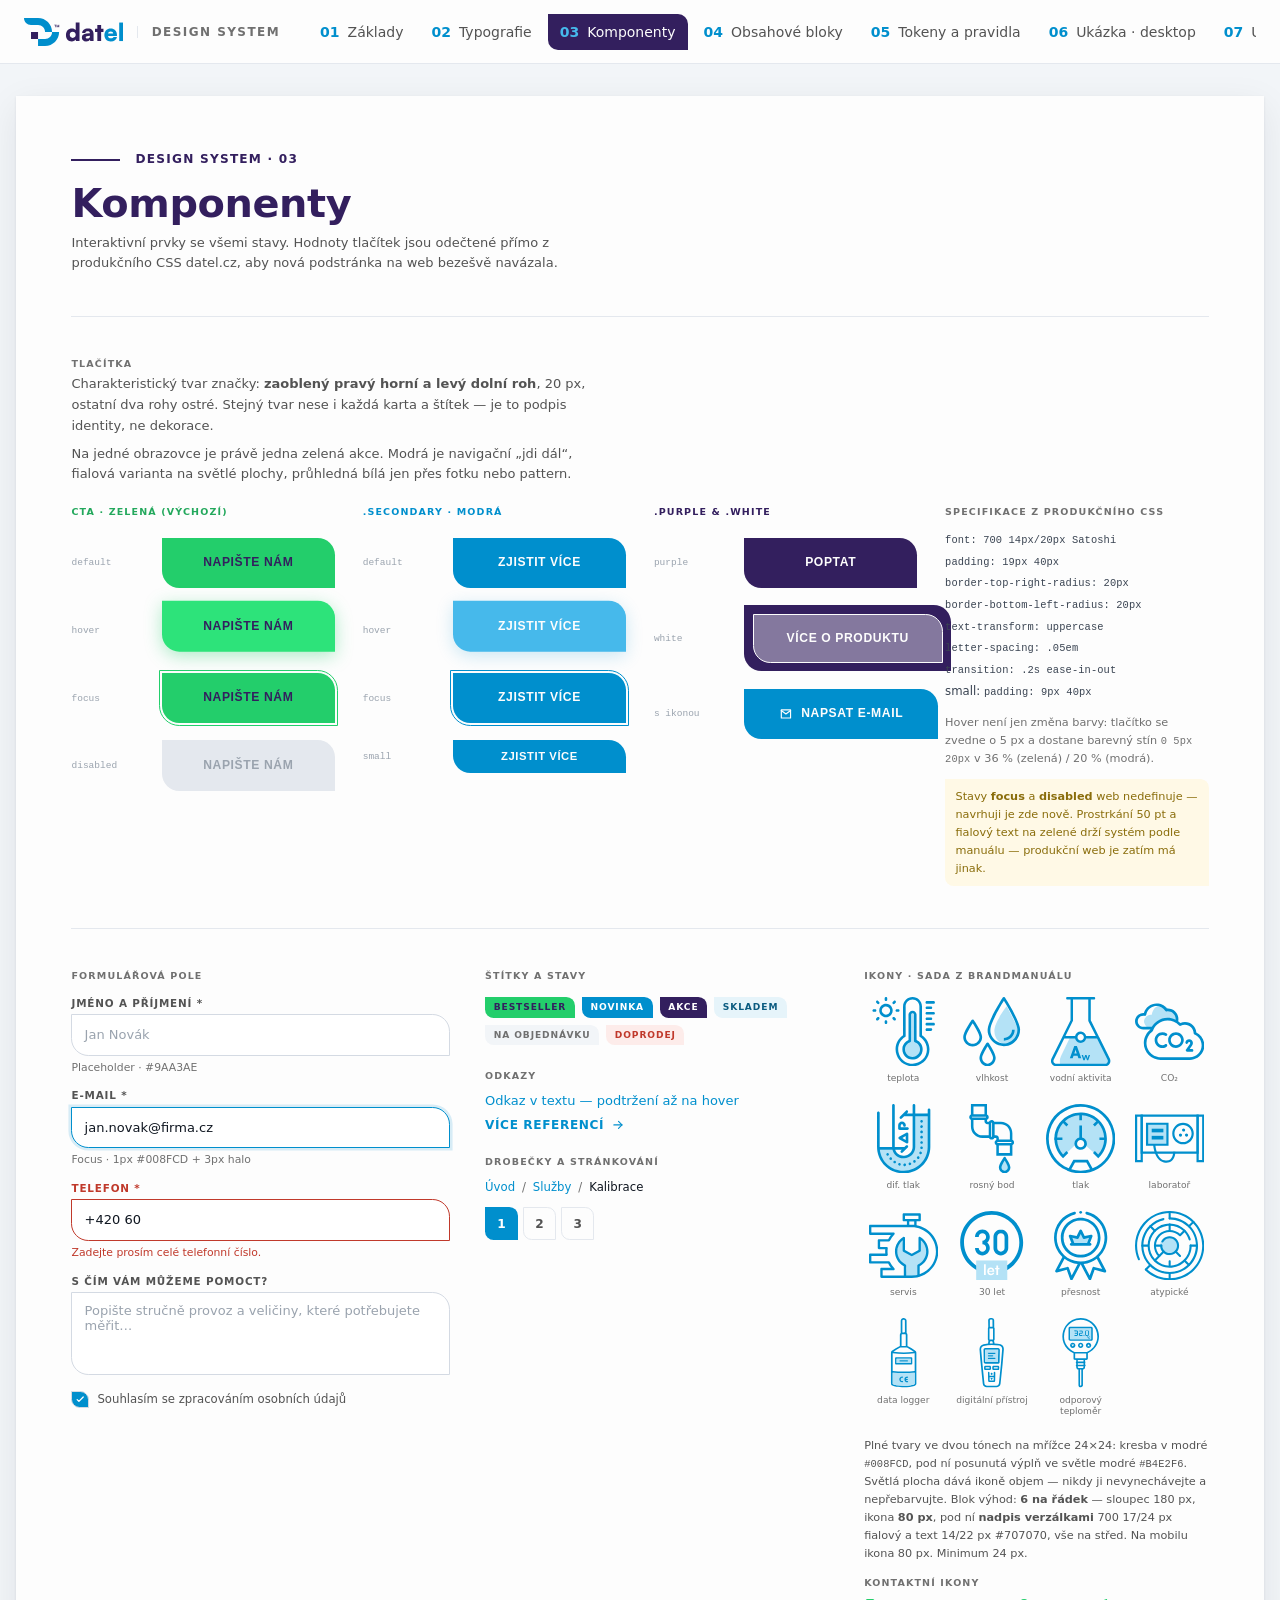
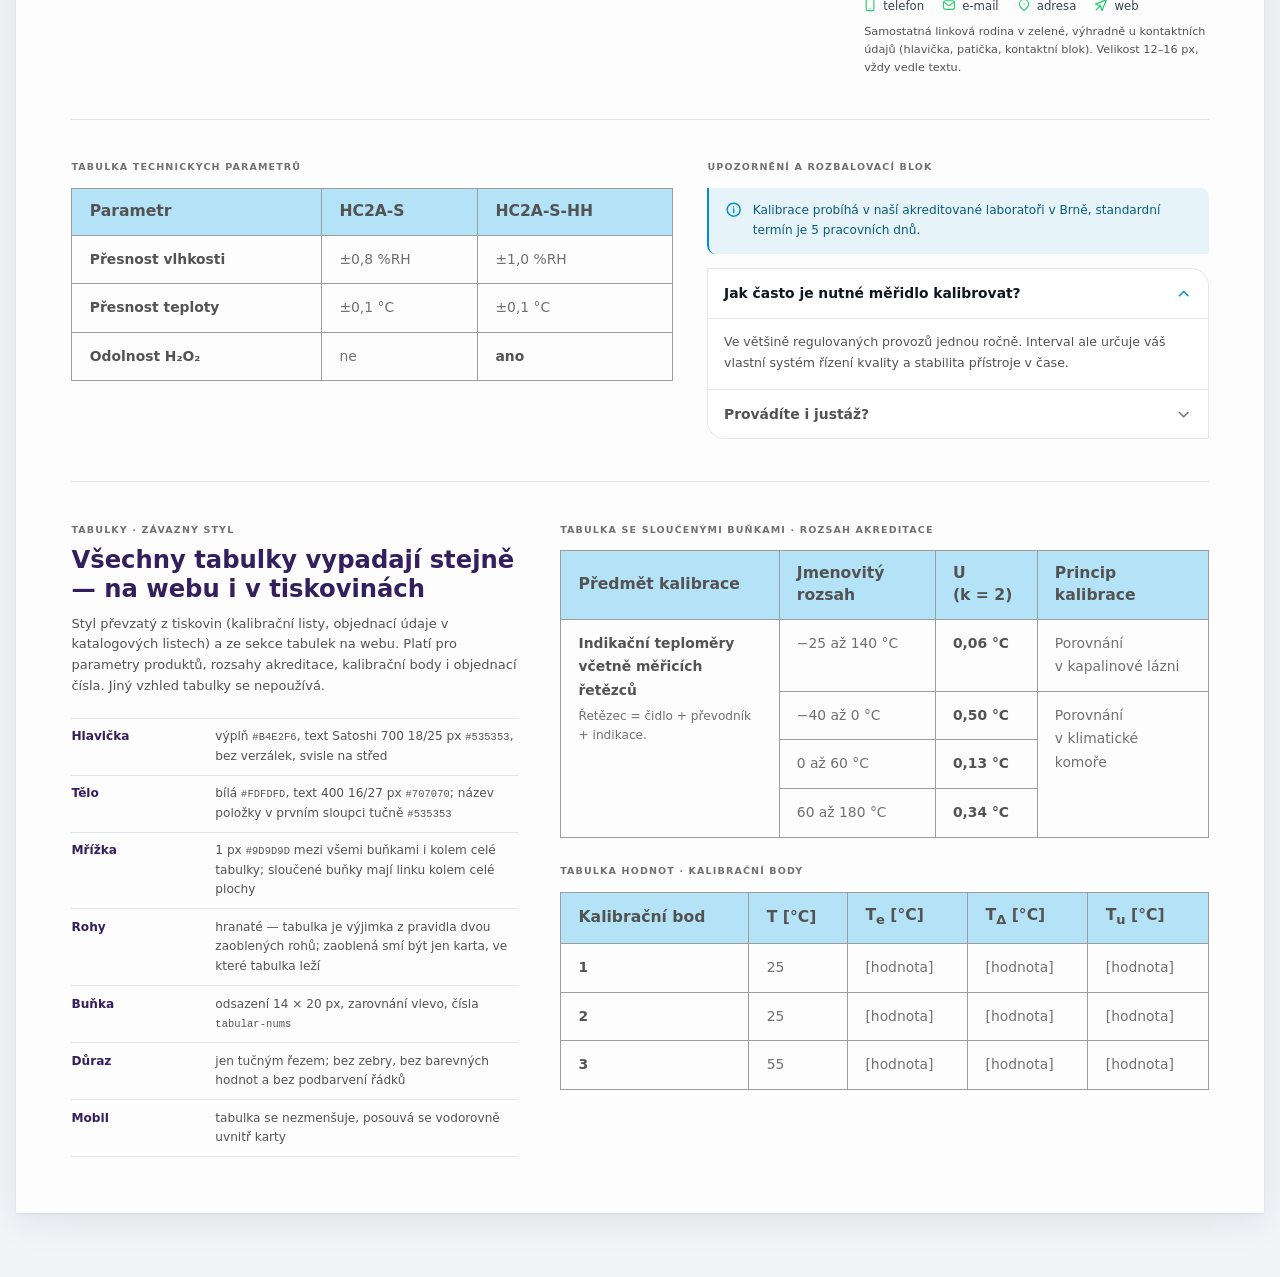
<file: komponenty.html>
<!DOCTYPE html>
<html lang="cs">
<head>
<meta charset="utf-8">
<meta name="viewport" content="width=device-width, initial-scale=1">
<title>Komponenty · DATEL design system</title>
<link rel="icon" href="assets/logo/DATEL_SYMBOL_barevny_svetly_podklad.svg" type="image/svg+xml">
<link rel="preconnect" href="https://api.fontshare.com" crossorigin>
<link rel="stylesheet" href="https://api.fontshare.com/v2/css?f[]=satoshi@300,400,500,700,900&amp;display=swap">
<style>
*{box-sizing:border-box}
body{margin:0;font-family:'Satoshi','Manrope','Segoe UI',system-ui,sans-serif;color:#0F1620;background:#FDFDFD;-webkit-font-smoothing:antialiased}
a{color:#008FCD;text-decoration:none}a:hover{color:#331F5E}
.sheet{padding:64px}
.eyebrow{display:flex;align-items:center;gap:18px;font-weight:700;font-size:14px;line-height:20px;letter-spacing:.1em;text-transform:uppercase;color:#331F5E;margin:0 0 14px}.eyebrow::before{content:"";flex:0 0 auto;width:56px;height:3px;background:currentColor}
.sec-title{font-weight:700;font-size:34px;line-height:1.12;letter-spacing:-.01em;margin:0 0 8px;color:#331F5E}
.sec-note{font-size:15px;line-height:1.6;color:#535353;margin:0;max-width:64ch}
.hr{height:1px;background:#E4E8EE;border:0;margin:48px 0}
.grid{display:grid;gap:24px}
.stack{display:flex;flex-direction:column}
.row{display:flex;align-items:center}
.mono{font-family:'JetBrains Mono',ui-monospace,'Cascadia Mono',Consolas,monospace;font-size:12px;letter-spacing:.01em}
.card{background:#FFFFFF;border:1px solid #E4E8EE;border-radius: 0 20px 0 20px}
.lbl{font-weight:700;font-size:11px;letter-spacing:.12em;text-transform:uppercase;color:#707070}
.dt{width:100%;border-collapse:collapse;border:1px solid #9D9D9D;background:#FDFDFD;font-size:16px;line-height:27px;color:#707070;font-variant-numeric:tabular-nums}
.dt th,.dt td{border:1px solid #9D9D9D;padding:14px 20px;text-align:left;vertical-align:top}
.dt thead th{background:#B4E2F6;font-weight:700;font-size:18px;line-height:25px;color:#535353;vertical-align:middle}
.dt .dt-item{font-weight:700;color:#535353}
.dt .dt-item span{display:block;margin-top:6px;font-weight:400;font-size:14px;line-height:22px;color:#707070}
.dt .dt-u{font-weight:700;color:#535353;white-space:nowrap}
.spec{margin:0;padding:0;list-style:none;border-top:1px solid #E4E8EE}
.spec li{display:grid;grid-template-columns:150px minmax(0,1fr);gap:16px;padding:10px 0;border-bottom:1px solid #E4E8EE;font-size:14px;line-height:1.6;color:#535353}
.spec li b{color:#331F5E}

.dtl-pattern{position:absolute;inset:0;pointer-events:none;background-image:url(assets/pattern.svg);background-repeat:repeat;background-size:235.25px 262.5px;background-position:0 0}
    .btn{position:relative;display:inline-flex;align-items:center;justify-content:center;gap:10px;padding:19px 40px;border:0;border-radius: 0 20px 0 20px;font-family:inherit;font:700 14px/20px 'Satoshi','Manrope',sans-serif;text-transform:uppercase;letter-spacing:.05em;cursor:pointer;white-space:nowrap;color:#000}
    .btn-cta{background:#23CE6B;color:#331F5E}
    .btn-cta-h{background:#2DE37A;color:#331F5E;transform:translateY(-5px);box-shadow:0 5px 20px 0 rgba(35,206,107,.36)}
    .btn-pri{background:#008FCD;color:#FDFDFD}
    .btn-pri-h{background:#46B9EB;color:#FDFDFD;transform:translateY(-5px);box-shadow:0 5px 20px 0 rgba(0,143,205,.2)}
    .btn-purple{background:#331F5E;color:#FDFDFD}
    .btn-white{background:rgba(253,253,253,.4);border:2px solid #FDFDFD;color:#FDFDFD;padding:17px 38px}
    .btn-dis{background:#E4E8EE;color:#9AA3AE;cursor:not-allowed}
    .btn-sm{padding:9px 40px;font-size:13px}
    .fld{display:flex;flex-direction:column;gap:6px}
    .fld label{font-weight:700;font-size:12px;letter-spacing:.08em;text-transform:uppercase;color:#535353}
    .fld .inp{height:48px;border:1px solid #D4DAE3;border-radius: 0 20px 0 20px;background:#fff;padding:0 14px;display:flex;align-items:center;font-size:15px;color:#0F1620}
    .fld .hint{font-size:12.5px;color:#707070}
    .badge{display:inline-flex;align-items:center;height:24px;padding:0 10px;border-radius: 0 10px 0 10px;font-weight:700;font-size:10.5px;letter-spacing:.1em;text-transform:uppercase}
    .cell{padding:14px 16px;font-size:14.5px;border-bottom:1px solid #E4E8EE}
    .stateline{display:grid;grid-template-columns:88px 1fr;align-items:center;gap:16px;padding:10px 0}
    .stateline span{font-family:ui-monospace,Consolas,monospace;font-size:11px;color:#9AA3AE}
</style>
<link rel="stylesheet" href="css/styleguide.css">
</head>
<body class="sg">
<header class="sg-bar">
  <a class="sg-brand" href="index.html"><img src="assets/logo/DATEL_LOGO_horizontalni_barevne_na_svetly_podklad.svg" alt="DATEL"><span>Design system</span></a>
  <nav class="sg-nav" aria-label="Stránky design systemu"><a href="zaklady.html"><b>01</b>Základy</a><a href="typografie.html"><b>02</b>Typografie</a><a href="komponenty.html" aria-current="page"><b>03</b>Komponenty</a><a href="bloky.html"><b>04</b>Obsahové bloky</a><a href="tokeny.html"><b>05</b>Tokeny a pravidla</a><a href="ukazka-desktop.html"><b>06</b>Ukázka · desktop</a><a href="ukazka-mobil.html"><b>07</b>Ukázka · mobil</a></nav>
</header>
<main class="sg-frame"><div class="sg-board" data-width="1440" style="width:1440px">
<div class="sheet" style="width: 1440px">

  <p class="eyebrow">Design system &middot; 03</p>
  <h1 class="sec-title" style="font-size: 46px">Komponenty</h1>
  <p class="sec-note">Interaktivní prvky se všemi stavy. Hodnoty tlačítek jsou odečtené přímo z produkčního CSS datel.cz, aby nová podstránka na web bezešvě navázala.</p>

  <hr class="hr">

  <p class="lbl" style="margin: 0 0 6px">Tlačítka</p>
  <p class="sec-note" style="margin: 0 0 8px">Charakteristický tvar značky: <strong>zaoblený pravý horní a levý dolní roh</strong>, 20&nbsp;px, ostatní dva rohy ostré. Stejný tvar nese i každá karta a štítek &mdash; je to podpis identity, ne dekorace.</p>
  <p class="sec-note" style="margin: 0 0 24px">Na jedné obrazovce je právě jedna zelená akce. Modrá je navigační &bdquo;jdi dál&ldquo;, fialová varianta na světlé plochy, průhledná bílá jen přes fotku nebo pattern.</p>

  <div style="display: grid; grid-template-columns: repeat(4, minmax(0, 1fr)); gap: 32px">
    <div>
      <p class="lbl" style="margin: 0 0 14px; color: #23A85C">CTA &middot; zelená (výchozí)</p>
      <div class="stateline"><span>default</span><button class="btn btn-cta">NAPIŠTE NÁM</button></div>
      <div class="stateline"><span>hover</span><button class="btn btn-cta-h">NAPIŠTE NÁM</button></div>
      <div class="stateline"><span>focus</span><button class="btn btn-cta" style="outline: 2px solid #23CE6B; outline-offset: 3px">NAPIŠTE NÁM</button></div>
      <div class="stateline"><span>disabled</span><button class="btn btn-dis">NAPIŠTE NÁM</button></div>
    </div>
    <div>
      <p class="lbl" style="margin: 0 0 14px; color: #008FCD">.secondary &middot; modrá</p>
      <div class="stateline"><span>default</span><button class="btn btn-pri">ZJISTIT VÍCE</button></div>
      <div class="stateline"><span>hover</span><button class="btn btn-pri-h">ZJISTIT VÍCE</button></div>
      <div class="stateline"><span>focus</span><button class="btn btn-pri" style="outline: 2px solid #008FCD; outline-offset: 3px">ZJISTIT VÍCE</button></div>
      <div class="stateline"><span>small</span><button class="btn btn-pri btn-sm">ZJISTIT VÍCE</button></div>
    </div>
    <div>
      <p class="lbl" style="margin: 0 0 14px; color: #331F5E">.purple &amp; .white</p>
      <div class="stateline"><span>purple</span><button class="btn btn-purple">POPTAT</button></div>
      <div class="stateline"><span>white</span><span style="display: inline-flex; padding: 10px; background: #331F5E; border-radius: 0 20px 0 20px"><button class="btn btn-white">VÍCE O PRODUKTU</button></span></div>
      <div class="stateline"><span>s ikonou</span><button class="btn btn-pri">
        <svg width="16" height="16" viewBox="0 0 24 24" fill="none" stroke="currentColor" stroke-width="2" stroke-linecap="round" stroke-linejoin="round" aria-hidden="true"><path d="M4 5h16v14H4z"></path><path d="m4 6 8 6 8-6"></path></svg>
        NAPSAT E-MAIL</button></div>
    </div>
    <div>
      <p class="lbl" style="margin: 0 0 14px">Specifikace z produkčního CSS</p>
      <p style="margin: 0; font-size: 13.5px; line-height: 1.85; color: #3A4452">
        <span class="mono">font: 700 14px/20px Satoshi</span><br>
        <span class="mono">padding: 19px 40px</span><br>
        <span class="mono">border-top-right-radius: 20px</span><br>
        <span class="mono">border-bottom-left-radius: 20px</span><br>
        <span class="mono">text-transform: uppercase</span><br>
        <span class="mono">letter-spacing: .05em</span><br>
        <span class="mono">transition: .2s ease-in-out</span><br>
        small: <span class="mono">padding: 9px 40px</span>
      </p>
      <p style="margin: 14px 0 0; font-size: 13px; line-height: 1.6; color: #707070">Hover není jen změna barvy: tlačítko se zvedne o 5&nbsp;px a dostane barevný stín <span class="mono">0 5px 20px</span> v 36&nbsp;% (zelená) / 20&nbsp;% (modrá).</p>
      <p style="margin: 12px 0 0; font-size: 13px; line-height: 1.6; color: #8A6D0B; background: #FFF9E6; padding: 10px 12px; border-radius: 0 10px 0 10px">Stavy <strong>focus</strong> a <strong>disabled</strong> web nedefinuje &mdash; navrhuji je zde nově. Prostrkání 50&nbsp;pt a fialový text na zelené drží systém podle manuálu &mdash; produkční web je zatím má jinak.</p>
    </div>
  </div>

  <hr class="hr">

  <div style="display: grid; grid-template-columns: 1.1fr 1fr 1fr; gap: 40px">

    <div>
      <p class="lbl" style="margin: 0 0 18px">Formulářová pole</p>
      <div style="display: flex; flex-direction: column; gap: 18px">
        <div class="fld">
          <label>Jméno a příjmení *</label>
          <div class="inp" style="color: #9AA3AE">Jan Novák</div>
          <div class="hint">Placeholder &middot; #9AA3AE</div>
        </div>
        <div class="fld">
          <label>E-mail *</label>
          <div class="inp" style="border-color: #008FCD; box-shadow: 0 0 0 3px rgba(0,143,205,.15)">jan.novak@firma.cz</div>
          <div class="hint">Focus &middot; 1px #008FCD + 3px halo</div>
        </div>
        <div class="fld">
          <label style="color: #C0392B">Telefon *</label>
          <div class="inp" style="border-color: #C0392B">+420 60</div>
          <div class="hint" style="color: #C0392B">Zadejte prosím celé telefonní číslo.</div>
        </div>
        <div class="fld">
          <label>S čím vám můžeme pomoct?</label>
          <div class="inp" style="height: 96px; align-items: flex-start; padding-top: 12px; color: #9AA3AE">Popište stručně provoz a veličiny, které potřebujete měřit&hellip;</div>
        </div>
        <div style="display: flex; align-items: flex-start; gap: 10px">
          <span style="width: 20px; height: 20px; border: 1px solid #D4DAE3; border-radius:  0 10px 0 10px; background: #008FCD; display: inline-flex; align-items: center; justify-content: center; flex: 0 0 auto">
            <svg width="12" height="12" viewBox="0 0 24 24" fill="none" stroke="#fff" stroke-width="3" stroke-linecap="round" stroke-linejoin="round" aria-hidden="true"><path d="m5 13 4 4L19 7"></path></svg>
          </span>
          <span style="font-size: 13.5px; line-height: 1.5; color: #535353">Souhlasím se zpracováním osobních údajů</span>
        </div>
      </div>
    </div>

    <div>
      <p class="lbl" style="margin: 0 0 18px">Štítky a stavy</p>
      <div style="display: flex; flex-wrap: wrap; gap: 8px; margin-bottom: 28px">
        <span class="badge" style="background: #23CE6B; color: #331F5E">BESTSELLER</span>
        <span class="badge" style="background: #008FCD; color: #fff">NOVINKA</span>
        <span class="badge" style="background: #331F5E; color: #fff">AKCE</span>
        <span class="badge" style="background: #E6F4FA; color: #0B5B80">SKLADEM</span>
        <span class="badge" style="background: #F2F5F8; color: #707070">NA OBJEDNÁVKU</span>
        <span class="badge" style="background: #FDECEA; color: #C0392B">DOPRODEJ</span>
      </div>

      <p class="lbl" style="margin: 0 0 14px">Odkazy</p>
      <div style="display: flex; flex-direction: column; gap: 12px; margin-bottom: 28px">
        <a href="#" style="font-size: 15px">Odkaz v textu &mdash; podtržení až na hover</a>
        <a href="#" style="display: inline-flex; align-items: center; gap: 8px; font-weight: 700; font-size: 14px; letter-spacing: .05em; text-transform: uppercase; align-self: flex-start">VÍCE REFERENCÍ
          <svg width="16" height="16" viewBox="0 0 24 24" fill="none" stroke="currentColor" stroke-width="2" stroke-linecap="round" stroke-linejoin="round" aria-hidden="true"><path d="M5 12h14"></path><path d="m13 6 6 6-6 6"></path></svg>
        </a>
      </div>

      <p class="lbl" style="margin: 0 0 14px">Drobečky a stránkování</p>
      <div style="display: flex; align-items: center; gap: 8px; font-size: 13.5px; color: #707070; margin-bottom: 16px">
        <a href="#">Úvod</a><span>/</span><a href="#">Služby</a><span>/</span><span style="color: #0F1620">Kalibrace</span>
      </div>
      <div style="display: flex; gap: 6px">
        <span style="width: 38px; height: 38px; display: inline-flex; align-items: center; justify-content: center; border-radius:  0 10px 0 10px; background: #008FCD; color: #fff; font-weight: 700; font-size: 14px">1</span>
        <span style="width: 38px; height: 38px; display: inline-flex; align-items: center; justify-content: center; border-radius:  0 10px 0 10px; border: 1px solid #E4E8EE; font-weight: 700; font-size: 14px; color: #535353">2</span>
        <span style="width: 38px; height: 38px; display: inline-flex; align-items: center; justify-content: center; border-radius:  0 10px 0 10px; border: 1px solid #E4E8EE; font-weight: 700; font-size: 14px; color: #535353">3</span>
      </div>
    </div>

    <div>
      <p class="lbl" style="margin: 0 0 18px">Ikony &middot; sada z brandmanuálu</p>
      <div style="display: grid; grid-template-columns: repeat(4, minmax(0, 1fr)); gap: 22px 12px; margin-bottom: 22px">
        <div style="display: flex; flex-direction: column; align-items: center; gap: 8px">
          <span style="width: 80px; height: 80px; display: inline-flex"><svg aria-hidden="true" style="width:100%;height:100%;display:block" xmlns="http://www.w3.org/2000/svg" viewBox="0 0 24 24"><g><g><g><path fill="#B4E2F6" d="M13.75,5.79l.35,9.11-2.54,2.18.4,2.49s1.75,1.41,2.46,1.41,3.49-.87,3.49-1.61-.31-3.24-1.09-3.75-1.02-9.43-1.46-9.8-1.62-.03-1.62-.03Z"/><g><path fill="#008FCD" d="M14.98,24c-3.24-.05-5.83-2.72-5.79-5.97.03-1.92,1-3.71,2.59-4.78V3.27C11.8,1.46,13.27,0,15.09,0c1.8.01,3.25,1.46,3.26,3.26v9.98c1.63,1.09,2.6,2.92,2.59,4.87,0,3.24-2.63,5.87-5.87,5.88-.03,0-.05,0-.08,0ZM12.69,3.27v10.23c0,.16-.08.3-.22.39-2.34,1.44-3.07,4.5-1.63,6.84.89,1.45,2.46,2.34,4.16,2.37.03,0,.06,0,.09,0,1.3,0,2.55-.51,3.47-1.43,1.96-1.93,1.98-5.07.05-7.03-.28-.29-.6-.54-.95-.75-.14-.08-.22-.23-.22-.39V3.27c.01-1.31-1.04-2.39-2.36-2.4s-2.39,1.04-2.4,2.36v.04h0ZM14.9,21.64h0c-1.94-.09-3.44-1.74-3.34-3.68.06-1.34.89-2.53,2.12-3.06V6.1c0-.77.64-1.39,1.41-1.38.76,0,1.37.62,1.38,1.38v8.79c1.78.77,2.6,2.84,1.83,4.63-.56,1.29-1.82,2.12-3.23,2.12-.05,0-.11,0-.16,0h0ZM14.57,6.1v9.11c0,.2-.13.37-.31.43-1.37.44-2.13,1.92-1.68,3.29.33,1.03,1.27,1.75,2.36,1.8.05,0,.09,0,.14,0,1.44,0,2.6-1.17,2.6-2.61,0-1.13-.73-2.14-1.81-2.49-.19-.06-.31-.23-.31-.43V6.1c0-.27-.21-.5-.48-.5s-.5.21-.5.48v.02ZM20.02,11.74c-.25,0-.45-.21-.44-.46,0-.24.2-.44.44-.44h1.41c.25,0,.46.19.46.44s-.19.46-.44.46h-1.44ZM20.02,9.85c-.25,0-.46-.19-.46-.44s.19-.46.44-.46h2.38c.25,0,.45.21.44.46,0,.24-.2.44-.44.44h-2.36ZM5.42,8.93v-.47c0-.25.21-.45.46-.44.24,0,.44.2.44.44v.47c0,.25-.21.45-.46.44-.24,0-.44-.2-.44-.44ZM8.55,8.01l-.33-.33c-.18-.18-.18-.46,0-.64.18-.18.46-.18.64,0l.33.33c.18.18.18.46,0,.64-.09.08-.2.13-.32.13s-.23-.05-.32-.13h0ZM2.55,8.01c-.09-.09-.13-.2-.13-.32,0-.12.05-.24.13-.32l.33-.33c.18-.17.47-.17.64.01.17.18.17.45,0,.63l-.33.33c-.08.09-.2.13-.32.13-.12,0-.24-.05-.32-.13h0ZM20.02,7.97c-.25,0-.45-.21-.44-.46,0-.24.2-.44.44-.44h1.41c.25,0,.46.19.46.44s-.19.46-.44.46h-1.44ZM4.98,6.85c-.57-.24-1.03-.69-1.27-1.27-.48-1.2.1-2.56,1.3-3.04,1.18-.47,2.52.08,3.02,1.25.49,1.19-.07,2.56-1.26,3.06-.57.24-1.22.24-1.79,0h0ZM5.32,3.36c-.73.3-1.08,1.14-.78,1.87.15.35.43.63.78.78.35.15.75.15,1.1,0,.73-.3,1.08-1.14.78-1.87s-1.14-1.08-1.87-.78h0ZM20.02,6.08c-.25,0-.46-.19-.46-.44s.19-.46.44-.46h2.38c.25,0,.45.21.44.46,0,.24-.2.44-.44.44h-2.36ZM9.64,5.14c-.25,0-.46-.19-.46-.44s.19-.46.44-.46h.49c.25,0,.46.19.46.44s-.19.46-.44.46h-.49ZM1.63,5.14c-.25,0-.45-.21-.44-.46,0-.24.2-.44.44-.44h.47c.25,0,.46.19.46.44s-.19.46-.44.46h-.49ZM20.02,4.19c-.25,0-.45-.21-.44-.46,0-.24.2-.44.44-.44h1.41c.25,0,.46.19.46.44s-.19.46-.44.46h-1.44ZM8.22,2.34c-.18-.18-.18-.46,0-.64l.34-.33c.08-.09.2-.13.32-.13.25,0,.45.2.45.45,0,.12-.05.23-.13.32l-.33.33c-.08.09-.2.13-.32.13-.12,0-.24-.05-.32-.13h0ZM2.88,2.34l-.33-.33c-.18-.17-.19-.46-.01-.64.17-.18.46-.19.64-.01h.01s.33.35.33.35c.18.18.18.46,0,.64-.18.18-.46.18-.64,0h0ZM20.02,2.31c-.25,0-.46-.19-.46-.44s.19-.46.44-.46h2.38c.25,0,.45.21.44.46,0,.24-.2.44-.44.44h-2.36ZM5.42.91v-.47c0-.25.21-.45.46-.44.24,0,.44.2.44.44v.47c0,.25-.21.45-.46.44-.24,0-.44-.2-.44-.44Z"/></g></g></g></g></svg></span>
          <span style="font-size: 10.5px; color: #707070; text-align: center; line-height: 1.3">teplota</span>
        </div>
        <div style="display: flex; flex-direction: column; align-items: center; gap: 8px">
          <span style="width: 80px; height: 80px; display: inline-flex"><svg aria-hidden="true" style="width:100%;height:100%;display:block" xmlns="http://www.w3.org/2000/svg" viewBox="0 0 24 24"><g><g><g><path fill="#B4E2F6" d="M17.17,3.24s-4.27,5.56-4.23,8.5c.03,2.94,2.06,4.72,4.58,4.65s4.06-2.55,3.74-4.51c-.31-1.96-4.09-8.64-4.09-8.64Z"/><g><path fill="#008FCD" d="M7.78,21.05c0-1.4,2.17-4.71,2.42-5.09.16-.21.46-.26.67-.1.04.03.07.06.1.1.25.38,2.42,3.69,2.42,5.09,0,1.6-1.29,2.95-2.81,2.95h0c-1.52,0-2.81-1.35-2.81-2.95ZM10.59,17.08c-.85,1.36-1.88,3.25-1.88,3.97,0,1.08.88,2.02,1.88,2.02s1.88-.94,1.88-2.02c0-.72-1.03-2.62-1.88-3.97h0ZM2.15,13.87c0-1.65,2.6-5.47,2.9-5.89.16-.21.46-.25.67-.09,0,0,0,0,0,0,.03.03.06.06.09.09.3.43,2.9,4.24,2.9,5.89,0,1.81-1.47,3.28-3.28,3.28s-3.28-1.47-3.28-3.28ZM3.08,13.87c0,1.3,1.05,2.35,2.35,2.35s2.35-1.05,2.35-2.35c0-.91-1.31-3.22-2.35-4.8-1.03,1.58-2.35,3.89-2.35,4.8h0ZM10.8,12.91c-.6-1.7.37-3.95.37-3.95C12.51,5.43,15.7.41,15.83.2c.15-.22.45-.27.67-.11,0,0,0,0,0,0,.04.03.08.07.11.11.22.33,5.24,8.23,5.24,11.18,0,3.11-2.52,5.63-5.63,5.63-2.52,0-4.73-1.68-5.42-4.1ZM12.04,9.28c-.83,1.99-.34,3.37-.34,3.37.7,2.5,3.3,3.95,5.79,3.25,2.03-.57,3.43-2.42,3.43-4.52,0-2.04-3.09-7.46-4.69-10.06-.91,1.47-3.15,5.23-4.18,7.95h0ZM16.22,14.2c1.56,0,2.82-1.26,2.82-2.82.01,0,.93,0,.93,0,0,2.07-1.68,3.75-3.75,3.75,0-.02,0-.92,0-.93h0Z"/></g></g></g></g></svg></span>
          <span style="font-size: 10.5px; color: #707070; text-align: center; line-height: 1.3">vlhkost</span>
        </div>
        <div style="display: flex; flex-direction: column; align-items: center; gap: 8px">
          <span style="width: 80px; height: 80px; display: inline-flex"><svg aria-hidden="true" style="width:100%;height:100%;display:block" xmlns="http://www.w3.org/2000/svg" viewBox="0 0 24 24"><g><g><g><path fill="#B4E2F6" d="M8.29,13.99l-3.12,6.55c-.36.76-.48,1.61-.33,2.44l.04.24s.91.27,1.38.27,14.56.4,14.8.07.71-1.96.71-1.96l-4.01-7.86-3.64.3s-.37.94-1.75,1.18-1.99-.88-2.06-1.11-2.02-.13-2.02-.13Z"/><g><path fill="#008FCD" d="M3.58,24c-1.03,0-1.87-.84-1.87-1.87,0-.29.07-.58.2-.84l3.72-7.48c.02-.06.04-.11.08-.16l2.79-5.59V.87h-1.1c-.24,0-.43-.19-.43-.43S7.15,0,7.39,0h9.21C16.84,0,17.04.19,17.04.43s-.19.43-.43.43h-1.1v7.19l2.79,5.6s.06.09.07.15l3.73,7.49c.46.93.08,2.05-.84,2.51-.26.13-.54.2-.83.2H3.58ZM2.68,21.67c-.25.5-.05,1.1.45,1.35.14.07.3.11.45.11h16.84c.56,0,1.01-.45,1.01-1,0-.16-.04-.31-.11-.45l-3.65-7.32h-3.75c-.24,1.06-1.29,1.73-2.35,1.49-.74-.17-1.32-.75-1.49-1.49h-3.75l-3.65,7.32ZM10.9,13.92c0,.61.49,1.1,1.1,1.1.61,0,1.1-.49,1.1-1.1,0-.61-.49-1.1-1.1-1.1-.61,0-1.1.49-1.1,1.1ZM17.24,13.49l-2.56-5.13c-.03-.06-.05-.13-.05-.19V.87h-5.28v7.29c0,.07-.02.13-.05.19l-2.56,5.13h3.32c.24-1.06,1.29-1.73,2.35-1.49.74.17,1.32.75,1.49,1.49h3.32ZM14.19,21.91l-.26-.8c-.05-.17-.1-.34-.13-.51-.02.09-.05.22-.15.52l-.26.8h-.45l-.6-1.86h.48l.24.8c.04.15.08.31.11.48.03-.16.07-.32.13-.48l.26-.8h.47l.25.8c.02.08.1.35.12.48.03-.14.09-.36.12-.48l.25-.8h.49l-.64,1.86h-.43ZM11.22,21.23l-.3-.9h-1.38l-.31.9h-.98l1.53-4.28h.91l1.52,4.28h-.99ZM10.12,18.63l-.31.91h.84l-.31-.91c-.05-.14-.08-.28-.12-.42-.03.14-.07.28-.12.42h0Z"/></g></g></g></g></svg></span>
          <span style="font-size: 10.5px; color: #707070; text-align: center; line-height: 1.3">vodní aktivita</span>
        </div>
        <div style="display: flex; flex-direction: column; align-items: center; gap: 8px">
          <span style="width: 80px; height: 80px; display: inline-flex"><svg aria-hidden="true" style="width:100%;height:100%;display:block" xmlns="http://www.w3.org/2000/svg" viewBox="0 0 24 24"><g><g><rect fill="none" x="0" width="24" height="24"/><g><path fill="#B4E2F6" d="M5.43,6.18c-.7.04-1.34.38-1.77.93s-.82,1.24-.3,2.25c.45.88.95,1.49,2.2,1.41s.33-.02.33-.02c0,0,4.03-3.1,4.99-3.1s3.41.87,3.47.41c.41-2.94-.35-2.4-.35-2.4l-2.15-1.12s-1.06-1.45-1.93-1.53-2.56.07-3.16.85c-.85,1.1-.95,2.3-.95,2.3l-.37.02Z"/><g><path fill="#008FCD" d="M8.89,21.79c-3.23,0-5.85-2.62-5.85-5.86,0-.95.23-1.89.68-2.73.4-.76.96-1.42,1.64-1.93h-2.46C1.31,11.28.01,10.01,0,8.43c-.01-1.58,1.26-2.88,2.84-2.89h.05c.06,0,.13,0,.19,0,.66-2.41,3.15-3.83,5.56-3.17.97.27,1.82.85,2.43,1.65.11,0,.22-.02.33-.02,2,0,3.63,1.63,3.63,3.63,0,.24-.02.49-.07.73.27.19.52.41.76.64,1.48-.64,3.19-.32,4.34.81.67.65,1.08,1.52,1.16,2.44,2.49,1.23,3.5,4.25,2.27,6.73-.85,1.71-2.58,2.79-4.49,2.79h-10.1ZM6.22,11.69c-.03.09-.09.17-.17.22-2.22,1.57-2.75,4.64-1.18,6.86.92,1.31,2.42,2.08,4.02,2.08h10.1c2.26,0,4.09-1.84,4.08-4.1,0-1.64-.98-3.11-2.49-3.75-.17-.07-.28-.24-.28-.42-.03-1.67-1.4-2.99-3.07-2.96-.49,0-.96.14-1.39.37-.19.1-.42.06-.57-.1-2-2.2-5.4-2.36-7.6-.36-.65.59-1.15,1.33-1.44,2.16ZM.96,8.4c0,1.07.87,1.93,1.93,1.93h2.93c.45-.77,1.06-1.44,1.79-1.96,1.83-1.31,4.22-1.54,6.27-.62.07.03.14.06.2.1,0-.07,0-.14,0-.21,0-1.49-1.21-2.69-2.7-2.69-.16,0-.31.01-.46.04-.18.03-.37-.05-.47-.2-1.08-1.67-3.31-2.14-4.97-1.06-.84.55-1.42,1.43-1.59,2.42-.04.25-.28.43-.54.38,0,0-.02,0-.03,0-.14-.03-.29-.05-.44-.05-1.07,0-1.93.87-1.93,1.93h0ZM18.04,18.93c-.26,0-.47-.21-.47-.47,0-.1.03-.19.09-.27,0,0,.13-.18,1.18-1.67.14-.17.24-.37.28-.58,0-.21-.18-.37-.38-.38-.18,0-.34.13-.38.31-.05.25-.3.41-.55.36-.25-.05-.41-.29-.36-.54.12-.62.66-1.06,1.29-1.06.72,0,1.31.59,1.32,1.32-.03.41-.19.8-.46,1.12-.28.4-.5.71-.66.94h.79c.26,0,.47.21.47.47s-.21.47-.47.47h-1.69ZM11.47,14.91c0-1.5,1.22-2.71,2.71-2.71s2.71,1.22,2.71,2.71-1.22,2.71-2.71,2.71h0c-1.49,0-2.7-1.19-2.71-2.68v-.03ZM12.4,14.91c0,.99.8,1.78,1.78,1.78s1.78-.8,1.78-1.78-.8-1.78-1.78-1.78h0c-.98,0-1.78.8-1.78,1.78ZM6.8,14.91c0-1.5,1.21-2.71,2.71-2.71.52,0,1.02.15,1.46.43.22.13.29.42.15.64-.13.22-.42.29-.64.15,0,0,0,0-.01,0-.83-.53-1.93-.29-2.46.54-.53.83-.29,1.93.54,2.46.29.18.62.28.96.28.33.01.65-.1.9-.31.2-.17.49-.14.66.05s.14.49-.05.66c-.42.36-.96.55-1.51.54-1.5,0-2.71-1.22-2.71-2.71Z"/></g></g></g></g></svg></span>
          <span style="font-size: 10.5px; color: #707070; text-align: center; line-height: 1.3">CO&#8322;</span>
        </div>
        <div style="display: flex; flex-direction: column; align-items: center; gap: 8px">
          <span style="width: 80px; height: 80px; display: inline-flex"><svg aria-hidden="true" style="width:100%;height:100%;display:block" xmlns="http://www.w3.org/2000/svg" viewBox="0 0 24 24"><g><g><g><path fill="#B4E2F6" d="M3.11,15.75s1.66,5.31,4.84,6.59,6.4,1.38,8.68-.09,4.03-5.07,3.98-6.92c-.05-1.85-.3-12.03-.3-12.03l-4.53.55-.24,12.05-1.75,1.9s-2.99.47-3.51.14-2.16-2.12-2.16-2.12l-5-.06Z"/><g><path fill="#008FCD" d="M11.88,24c-5.02-.01-9.09-4.08-9.1-9.1V3.05c0-.25.2-.46.46-.46s.46.2.46.46v11.85h4.3V.46C8,.21,8.2,0,8.46,0s.46.2.46.46v14.44h3.34l.51-.51c.17-.18.46-.19.65-.02.18.17.19.46.02.65,0,0-.01.01-.02.02l-1.75,1.76c-.18.18-.47.17-.65,0-.17-.18-.17-.46,0-.64l.33-.33h-2.28c.4,1.22,1.54,2.06,2.82,2.06h.24c1.64,0,2.96-1.33,2.97-2.97V4.21h-2.93l-.82.82c-.19.17-.48.16-.65-.03-.16-.17-.16-.44,0-.62l2.07-2.07c.19-.17.48-.15.65.04.15.17.15.43,0,.6l-.33.34h2.01V.46c0-.25.2-.46.46-.46s.46.2.46.46v2.84h4.3v-1.27c0-.25.2-.46.46-.46s.46.2.46.46v12.87c-.01,5.02-4.08,9.09-9.1,9.1h-.24ZM11.88,23.09h.24c4.52-.01,8.17-3.67,8.19-8.19V4.21h-4.3v10.69c0,2.14-1.74,3.88-3.88,3.88h-.24c-1.79,0-3.35-1.23-3.77-2.97H3.75c.47,4.14,3.97,7.26,8.13,7.28h0ZM12.36,21.53c-.24,0-.45-.19-.46-.44-.01-.25.18-.47.44-.48s.47.18.48.44c.01.25-.18.47-.43.48h-.02ZM10.42,21.32c-.25-.06-.39-.31-.33-.55.06-.25.31-.39.55-.33.01,0,.02,0,.03,0,.24.07.38.33.31.57-.06.19-.23.33-.44.33-.04,0-.09,0-.13-.02h0ZM13.72,20.88c-.08-.24.04-.5.27-.59h0c.23-.09.5.02.6.25s-.02.5-.25.6c-.01,0-.02,0-.04.01-.05.02-.1.03-.15.03-.19,0-.37-.12-.43-.3h0ZM8.65,20.49h0c-.21-.14-.27-.42-.14-.64s.42-.27.63-.14.27.42.14.63c0,0,0,0,0,0-.08.13-.23.21-.38.21-.09,0-.18-.02-.25-.07h0ZM15.38,20.13c-.15-.2-.11-.49.09-.64.2-.15.49-.11.64.09.15.2.11.49-.09.64h0c-.08.06-.18.09-.27.09-.14,0-.28-.07-.37-.18h0ZM7.17,19.23c-.17-.19-.16-.48.03-.65.19-.17.48-.16.65.03.17.19.16.47-.03.65-.08.08-.19.12-.31.12-.13,0-.25-.05-.34-.15h0ZM16.76,18.93c-.2-.15-.25-.44-.1-.64.15-.2.44-.25.64-.1.2.15.25.43.1.64-.09.12-.22.19-.37.19-.1,0-.19-.03-.27-.08h0ZM6.05,17.66c-.12-.22-.04-.5.18-.62.22-.12.5-.04.62.18,0,0,0,0,0,0h0c.12.22.04.5-.19.62-.07.04-.14.06-.22.06-.17,0-.32-.09-.4-.24h0ZM17.72,17.37c-.24-.08-.37-.34-.28-.58.08-.24.34-.37.58-.28s.37.34.28.58c-.06.18-.24.31-.43.31-.05,0-.1,0-.15-.02h0ZM18.18,15.61c-.25,0-.45-.22-.44-.47s.22-.45.47-.44c.25,0,.45.22.44.47h0s0,0,0,0c0,.25-.21.44-.46.44h-.01ZM17.74,13.32c0-.25.2-.46.46-.46s.46.2.46.46-.2.46-.46.46c-.25,0-.45-.2-.46-.45h0ZM12.93,13.62l-2.51-1.45c-.22-.13-.29-.41-.17-.62.04-.07.1-.13.17-.17l2.51-1.45c.14-.08.32-.08.46,0,.14.08.23.23.23.4v2.9c0,.16-.09.31-.23.4-.07.04-.15.06-.23.06-.08,0-.16-.02-.23-.06h0ZM11.56,11.77l1.14.66v-1.32l-1.14.66ZM17.74,11.49c0-.25.2-.46.46-.46s.46.2.46.46-.2.46-.46.46c-.25,0-.45-.2-.46-.45h0ZM17.74,9.66c0-.25.2-.46.46-.46s.46.2.46.46-.2.46-.46.46c-.25,0-.45-.2-.46-.45h0ZM10.55,8.95c-.25,0-.46-.2-.46-.46v-1.06c0-.73.59-1.33,1.33-1.33h0c.74,0,1.33.6,1.33,1.33,0,.25-.2.46-.46.46s-.46-.2-.46-.46c0-.23-.19-.42-.42-.42-.23,0-.42.19-.42.42h0v.61h2.33c.25,0,.46.2.46.46s-.2.46-.46.46h-2.79ZM17.74,7.83c0-.25.2-.46.46-.46s.46.2.46.46-.2.46-.46.46c-.25,0-.45-.2-.46-.45h0ZM17.74,6c0-.25.2-.46.46-.46s.46.2.46.46-.2.46-.46.46c-.25,0-.45-.2-.46-.46h0Z"/></g></g></g></g></svg></span>
          <span style="font-size: 10.5px; color: #707070; text-align: center; line-height: 1.3">dif. tlak</span>
        </div>
        <div style="display: flex; flex-direction: column; align-items: center; gap: 8px">
          <span style="width: 80px; height: 80px; display: inline-flex"><svg aria-hidden="true" style="width:100%;height:100%;display:block" xmlns="http://www.w3.org/2000/svg" viewBox="0 0 24 24"><g><g><g><path fill="#B4E2F6" d="M16.35,18.99s-1.57,2.12-1.57,2.63,1.48,2.21,2.12,1.8.97-1.61.97-1.61l-1.52-2.81Z"/><g><path fill="#008FCD" d="M14.49,21.91c0-.94,1.35-3.02,1.62-3.42.15-.21.44-.26.65-.11.04.03.08.07.11.11.27.41,1.62,2.48,1.62,3.42.05,1.1-.8,2.04-1.9,2.09s-2.04-.8-2.09-1.9c0-.06,0-.12,0-.19ZM15.4,21.91c-.05.6.4,1.13,1,1.18s1.13-.4,1.18-1c0-.06,0-.12,0-.18,0-.38-.53-1.41-1.09-2.33-.56.92-1.09,1.95-1.09,2.33ZM13.61,17.89v-3.62c-.51-.24-.73-.85-.49-1.36.1-.22.27-.39.49-.49v-.54c0-.08-.06-.14-.14-.14h-.54c-.12.25-.33.44-.59.53-.11.04-.22.06-.34.06-.4,0-.76-.23-.92-.59h-2.3c-2.19,0-3.96-1.77-3.96-3.96v-2.3c-.36-.17-.58-.53-.59-.92,0-.27.11-.54.31-.73.08-.08.18-.15.28-.2V0h5.57v3.62c.51.24.73.85.49,1.36-.1.21-.27.39-.49.49v.54c0,.08.06.14.14.14h.54c.17-.36.53-.58.92-.59h0c.39,0,.75.23.92.59h2.3c2.18,0,3.95,1.77,3.96,3.96v2.3c.36.17.58.53.59.92,0,.27-.11.54-.3.73-.08.08-.18.15-.28.2v3.62h-5.57ZM14.49,17h3.81v-2.63h-3.81v2.63ZM13.91,13.34c0,.08.06.14.14.14h4.69s.07-.02.1-.04h0s.04-.07.04-.1c0-.08-.06-.15-.14-.15h-4.69c-.08,0-.14.07-.14.15ZM13.03,10.85h.44c.57,0,1.03.46,1.03,1.03v.44h3.81v-2.2c0-1.7-1.38-3.07-3.08-3.08h-2.2v3.81ZM12,6.45c-.08,0-.15.06-.15.14h0v4.69c0,.08.06.14.14.14s.14-.06.14-.14v-4.69s-.01-.07-.04-.1h0s-.06-.05-.1-.05ZM5.7,7.77c0,1.7,1.38,3.07,3.08,3.08h2.2v-3.81h-.44c-.57,0-1.03-.46-1.03-1.03v-.44h-3.81v2.2ZM5.16,4.44h0s-.04.07-.04.1c0,.08.06.14.14.14h4.69c.08,0,.14-.06.14-.14s-.06-.14-.14-.14h-4.69s-.07.02-.09.04ZM5.7,3.52h3.81V.88h-3.81v2.63Z"/></g></g></g></g></svg></span>
          <span style="font-size: 10.5px; color: #707070; text-align: center; line-height: 1.3">rosný bod</span>
        </div>
        <div style="display: flex; flex-direction: column; align-items: center; gap: 8px">
          <span style="width: 80px; height: 80px; display: inline-flex"><svg aria-hidden="true" style="width:100%;height:100%;display:block" xmlns="http://www.w3.org/2000/svg" viewBox="0 0 24 24"><g><g><g><path fill="#B4E2F6" d="M20.5,12c0,2.37-.96,4.52-2.51,6.07l-4.46-3.87-.18-1.6-2.38-.34-.78,1.84-4.29,4.05c-1.6-1.56-2.59-3.74-2.59-6.15C3.31,7.25,7.16,3.4,11.9,3.4s8.6,3.85,8.6,8.6Z"/><g><path fill="#008FCD" d="M7.34,23.06C1.23,20.48-1.63,13.45.95,7.34,3.52,1.24,10.55-1.63,16.66.95s8.97,9.61,6.39,15.72c-1.87,4.45-6.23,7.34-11.05,7.34-1.6,0-3.19-.32-4.66-.94ZM12,23.08c1.1,0,2.2-.16,3.25-.49l-1.29-2.38h-3.92l-1.29,2.38c1.05.32,2.15.49,3.25.49ZM.95,12.03c0,4.51,2.74,8.56,6.92,10.25l1.62-2.99h5.01l1.62,2.99c5.66-2.28,8.4-8.72,6.12-14.38C19.97,2.24,13.53-.51,7.87,1.78,3.69,3.46.95,7.52.95,12.03ZM16.27,16.95l.65-.65,1.16,1.16c1.23-1.37,1.96-3.13,2.06-4.97h-1.64v-.92h1.64c-.1-1.84-.83-3.59-2.06-4.97l-1.16,1.16-.65-.65,1.15-1.15c-1.37-1.23-3.13-1.96-4.97-2.06v1.76h-.92v-1.76c-1.84.1-3.59.83-4.97,2.06l1.16,1.15-.65.65-1.16-1.15c-1.23,1.37-1.96,3.12-2.06,4.96h1.83v.92h-1.83c.1,1.84.82,3.6,2.06,4.97l1.16-1.16.65.65-1.82,1.82-.33-.33c-1.59-1.59-2.53-3.71-2.65-5.96h-.08v-.92h.08C3.19,6.56,7.45,2.7,12.46,2.95c5.01.25,8.86,4.52,8.61,9.52-.11,2.25-1.06,4.37-2.65,5.97l-.33.33-1.82-1.82ZM9.84,13.72c0-1.02.71-1.89,1.7-2.11v-4.18h.92v4.18c1.17.25,1.9,1.41,1.65,2.57-.25,1.17-1.41,1.9-2.57,1.65-.99-.22-1.7-1.09-1.7-2.11h0ZM10.76,13.72c0,.68.55,1.24,1.24,1.24.68,0,1.24-.55,1.24-1.24,0-.68-.55-1.24-1.24-1.24-.68,0-1.24.56-1.24,1.24h0Z"/></g></g></g></g></svg></span>
          <span style="font-size: 10.5px; color: #707070; text-align: center; line-height: 1.3">tlak</span>
        </div>
        <div style="display: flex; flex-direction: column; align-items: center; gap: 8px">
          <span style="width: 80px; height: 80px; display: inline-flex"><svg aria-hidden="true" style="width:100%;height:100%;display:block" xmlns="http://www.w3.org/2000/svg" viewBox="0 0 24 24"><g><g><g><rect fill="#B4E2F6" x="4.3" y="6.72" width="6.71" height="7.5"/><g><path fill="#008FCD" d="M22.06,17.18H1.94V3.66h20.11v13.52ZM2.71,16.41h18.59V4.42H2.71v11.99Z"/><path fill="#008FCD" d="M2.71,20.15H0V3.66h2.71v16.49ZM.76,19.39h1.18V4.42H.76v14.97Z"/></g><path fill="#008FCD" d="M11.61,14.48H3.8V6.45h7.81v8.03ZM4.56,13.72h6.29v-6.5h-6.29v6.5Z"/><rect fill="#008FCD" x="5.78" y="8.55" width="4.04" height="1.27"/><rect fill="#008FCD" x="5.78" y="11.02" width="4.04" height="1.27"/><g><path fill="#008FCD" d="M24,20.15h-2.71V3.66h2.71v16.49ZM22.06,19.39h1.18V4.42h-1.18v14.97Z"/><path fill="#008FCD" d="M16.62,13.95c-1,0-1.93-.39-2.64-1.09s-1.09-1.64-1.09-2.64c0-1,.39-1.93,1.09-2.64.7-.7,1.64-1.09,2.64-1.09h0c2.06,0,3.73,1.67,3.73,3.73,0,1-.39,1.93-1.09,2.64-.7.7-1.64,1.09-2.64,1.09h0ZM16.62,7.24h0c-.79,0-1.54.31-2.1.87-.56.56-.87,1.31-.87,2.1,0,1.64,1.33,2.97,2.97,2.97h0c1.64,0,2.97-1.33,2.97-2.97,0-1.64-1.33-2.97-2.97-2.97Z"/><circle fill="#008FCD" cx="15.74" cy="10.75" r=".55"/><path fill="#008FCD" d="M17.36,9.01c0,.31-.25.55-.55.55s-.55-.25-.55-.55.25-.55.55-.55.55.25.55.55Z"/><path fill="#008FCD" d="M18.38,10.75c0,.31-.25.55-.55.55s-.55-.25-.55-.55.25-.55.55-.55.55.25.55.55Z"/><path fill="#008FCD" d="M10.95,20.34c-.3,0-.62-.04-.96-.11-3.31-.73-3.68-5.89-3.7-6.11l.76-.05s.35,4.8,3.1,5.41c.87.19,1.56.09,2.06-.31.88-.7.99-2.09,1-2.65h.76c0,.68-.15,2.34-1.29,3.25-.48.38-1.06.57-1.75.57Z"/></g></g></g></g></svg></span>
          <span style="font-size: 10.5px; color: #707070; text-align: center; line-height: 1.3">laboratoř</span>
        </div>
        <div style="display: flex; flex-direction: column; align-items: center; gap: 8px">
          <span style="width: 80px; height: 80px; display: inline-flex"><svg aria-hidden="true" style="width:100%;height:100%;display:block" xmlns="http://www.w3.org/2000/svg" viewBox="0 0 24 24"><g><g><g><path fill="#B4E2F6" d="M11.48,9.61l-1.29,2-.81,3.9,3.56,4.07-.24,3.32,4.04-.58.54-3.19,1.59-1.9,1.49-1.97-.41-2.98-2.14-3.05-.54,4.24-2.24,1.59-2.81-1.12-.75-4.34Z"/><path fill="#008FCD" d="M12.87,22.77h-.82v-3.65c-1.9-1-3.08-2.98-3.07-5.13,0-2.06,1.1-3.96,2.87-5.01.2-.11.45-.05.56.15.04.06.06.14.06.21v4.13l2.33,1.31,2.33-1.31v-4.13c0-.23.18-.41.41-.41.07,0,.15.02.21.06,2.77,1.63,3.69,5.19,2.06,7.96-.54.92-1.32,1.67-2.26,2.18v3.35h-.82v-3.6c0-.16.09-.3.23-.37,2.49-1.19,3.53-4.17,2.34-6.66-.32-.66-.78-1.25-1.35-1.72v3.59c0,.15-.08.29-.21.36l-2.74,1.54c-.12.07-.28.07-.4,0l-2.74-1.54c-.13-.07-.21-.21-.21-.36v-3.59c-1.16.95-1.84,2.37-1.85,3.88-.02,1.92,1.09,3.68,2.83,4.5.15.07.24.21.24.37v3.91Z"/><path fill="#008FCD" d="M16.47,5.28h-.82v-1.71h-1.71v1.71h-.82v-2.12c0-.23.18-.41.41-.41h2.53c.23,0,.41.18.41.41v2.12Z"/><path fill="#008FCD" d="M17.54,3.57h-5.49c-.23,0-.41-.18-.41-.41v-1.94c0-.23.18-.41.41-.41h5.49c.23,0,.41.18.41.41v1.94c0,.23-.18.41-.41.41,0,0,0,0,0,0ZM12.46,2.75h4.66v-1.12h-4.66v1.12Z"/><path fill="#008FCD" d="M14.8,23.18H4.32c-.23,0-.41-.18-.41-.41h0v-2.68c0-.23.18-.41.41-.41h3.26c-.36-.46-.68-.95-.95-1.47H.41c-.23,0-.41-.18-.41-.41h0v-2.68c0-.23.18-.41.41-.41h5.22c-.02-.26-.03-.5-.03-.73s.01-.47.03-.74h-2.19c-.23,0-.41-.18-.41-.41v-2.68c0-.23.18-.41.41-.41h3.19c.27-.52.59-1.01.95-1.47H.41C.18,8.28,0,8.1,0,7.87v-2.68c0-.23.18-.41.41-.41h14.39c5.08,0,9.2,4.12,9.2,9.2,0,5.08-4.12,9.2-9.2,9.2h0ZM4.73,22.36h10.06c4.63,0,8.38-3.75,8.38-8.38s-3.75-8.38-8.38-8.38H.82v1.86h7.67c.23,0,.41.18.41.41,0,.11-.04.21-.12.29-.62.64-1.13,1.38-1.52,2.18-.07.14-.21.23-.37.23h-3.04v1.86h2.24c.23,0,.41.18.41.41,0,.02,0,.04,0,.05-.11.72-.11,1.46,0,2.19.03.22-.13.43-.35.46-.02,0-.04,0-.06,0H.82v1.86h6.07c.16,0,.3.09.37.23.39.8.9,1.54,1.52,2.18.16.16.16.42,0,.58-.08.08-.18.12-.29.12h-3.76v1.86Z"/></g></g></g></svg></span>
          <span style="font-size: 10.5px; color: #707070; text-align: center; line-height: 1.3">servis</span>
        </div>
        <div style="display: flex; flex-direction: column; align-items: center; gap: 8px">
          <span style="width: 80px; height: 80px; display: inline-flex"><svg aria-hidden="true" style="width:100%;height:100%;display:block" xmlns="http://www.w3.org/2000/svg" viewBox="0 0 24 24"><g><g><g><g><g><g><path fill="#008FCD" d="M19.68,3.22c-4.22-4.26-11.1-4.3-15.36-.08C.06,7.36.02,14.24,4.24,18.5c.03.03.05.05.08.08,4.22,4.26,11.1,4.3,15.36.08,4.26-4.22,4.3-11.1.08-15.36-.03-.03-.05-.05-.08-.08ZM12,20.48c-5.29,0-9.58-4.29-9.58-9.58,0-5.29,4.29-9.58,9.58-9.58,5.29,0,9.58,4.29,9.58,9.58,0,5.29-4.29,9.58-9.58,9.58Z"/><path fill="#008FCD" d="M11.36,8.98c0-1.41-1.14-2.56-2.56-2.56-1.41,0-2.55,1.14-2.56,2.56h1.28c0-.71.57-1.28,1.28-1.28s1.28.57,1.28,1.28-.57,1.28-1.28,1.28h0v1.28c.71,0,1.28.57,1.28,1.28s-.57,1.28-1.28,1.28-1.28-.57-1.28-1.28h-1.28c0,1.41,1.14,2.56,2.55,2.56,1.41,0,2.56-1.14,2.56-2.55,0-.74-.32-1.44-.87-1.92.55-.48.87-1.18.87-1.92h0Z"/><path fill="#008FCD" d="M15.19,6.43c-1.41,0-2.55,1.14-2.56,2.56v3.83c0,1.41,1.15,2.55,2.56,2.55,1.41,0,2.55-1.14,2.55-2.55v-3.83c0-1.41-1.14-2.55-2.56-2.56ZM16.47,12.82c0,.71-.59,1.27-1.29,1.26-.69,0-1.25-.57-1.26-1.26v-3.83c0-.71.55-1.29,1.26-1.29.71,0,1.29.55,1.29,1.26,0,.01,0,.02,0,.03v3.83Z"/></g></g></g><rect fill="#B4E2F6" x="6.64" y="17.13" width="10.76" height="6.87"/><g ><g ><path fill="#fff" d="M9.35,22.17v-3.75h.61v3.75h-.61Z"/><path fill="#fff" d="M10.46,20.92c0-.78.51-1.32,1.24-1.32s1.22.5,1.22,1.27v.19h-1.87c.05.44.28.66.68.66.34,0,.56-.13.63-.37h.57c-.11.54-.56.87-1.21.87-.74,0-1.26-.54-1.26-1.31ZM11.06,20.68h1.25c0-.34-.24-.57-.6-.57s-.58.2-.64.57Z"/><path fill="#fff" d="M13.62,22.17v-1.97h-.48v-.51h.48v-.78h.61v.78h.48v.51h-.48v1.97h-.61Z"/></g></g></g></g></g></svg></span>
          <span style="font-size: 10.5px; color: #707070; text-align: center; line-height: 1.3">30 let</span>
        </div>
        <div style="display: flex; flex-direction: column; align-items: center; gap: 8px">
          <span style="width: 80px; height: 80px; display: inline-flex"><svg aria-hidden="true" style="width:100%;height:100%;display:block" xmlns="http://www.w3.org/2000/svg" viewBox="0 0 24 24"><g><g><g><path fill="#B4E2F6" d="M9.69,12l-1.43-3.02,2.61.44,1.24-1.75.92,1.48,2.55-.18-1.01,2.64-4.89.38Z"/><path fill="#008FCD" d="M18.32,15.92c3.7-3.49,3.88-9.32.39-13.02-1.21-1.29-2.77-2.2-4.49-2.63-.25-.06-.51.09-.57.34s.09.51.34.57c4.44,1.1,7.14,5.59,6.04,10.03-1.1,4.44-5.59,7.14-10.03,6.04-4.44-1.1-7.14-5.59-6.04-10.03.74-2.97,3.06-5.3,6.04-6.04.25-.06.4-.32.34-.57-.06-.25-.32-.4-.57-.34-1.98.5-3.74,1.63-5,3.22-2.97,3.75-2.58,9.15.91,12.43l-2.45,4.69c-.12.23-.03.51.2.63h.02c.1.06.23.08.34.05l3.4-.92,1.19,3.32c.06.17.22.3.41.31.01,0,.02,0,.03,0,.17,0,.33-.1.42-.25l2.77-5.3,2.77,5.3c.08.15.24.25.42.25.01,0,.02,0,.03,0,.19-.01.35-.13.41-.31l1.19-3.32,3.4.92c.11.03.24.02.34-.04h.02c.23-.13.32-.41.2-.64l-2.45-4.69ZM8.89,22.37l-.97-2.72c-.08-.23-.33-.36-.56-.29l-2.81.76,1.87-3.57c1.33,1.02,2.9,1.65,4.56,1.83l-2.09,3.99ZM16.64,19.35c-.24-.06-.48.06-.56.29l-.97,2.72-2.09-3.99c1.66-.18,3.24-.82,4.56-1.83l1.87,3.57-2.81-.76Z"/><circle fill="#008FCD" cx="12" cy=".47" r=".47"/><path fill="#008FCD" d="M5.13,9.22c0,3.8,3.08,6.87,6.87,6.87s6.87-3.08,6.87-6.87-3.08-6.87-6.87-6.87h0c-3.79,0-6.87,3.08-6.87,6.87ZM17.94,9.22c0,3.28-2.66,5.93-5.93,5.93-3.28,0-5.93-2.66-5.93-5.93,0-3.28,2.66-5.93,5.93-5.93,3.28,0,5.93,2.66,5.94,5.93h0Z"/><path fill="#008FCD" d="M11.58,6.69l-.97,2-2.16-.49c-.25-.06-.5.1-.56.35-.02.09-.01.19.02.27l.87,2.24h-.06c-.26,0-.47.21-.47.47s.21.47.47.47h6.56c.26,0,.47-.21.47-.47s-.21-.47-.47-.47h-.06l.87-2.24c.09-.24-.03-.51-.27-.61-.09-.03-.18-.04-.27-.02l-2.16.49-.96-2c-.11-.23-.39-.33-.63-.22-.1.05-.17.12-.22.22h0ZM12.71,9.43c.09.2.31.3.53.25l1.67-.38-.68,1.76h-4.43l-.68-1.76,1.67.38c.21.05.43-.06.53-.25l.71-1.46.71,1.46Z"/></g></g></g></svg></span>
          <span style="font-size: 10.5px; color: #707070; text-align: center; line-height: 1.3">přesnost</span>
        </div>
        <div style="display: flex; flex-direction: column; align-items: center; gap: 8px">
          <span style="width: 80px; height: 80px; display: inline-flex"><svg aria-hidden="true" style="width:100%;height:100%;display:block" xmlns="http://www.w3.org/2000/svg" viewBox="0 0 24 24"><g><g><g><circle fill="#B4E2F6" cx="11.93" cy="12" r="3.29"/><g><g><path fill="#008FCD" d="M8.4,15.96c-.2,0-.36-.16-.36-.36,0-.1.04-.19.11-.26l1.54-1.54c.14-.14.37-.15.51,0s.15.37,0,.51c0,0,0,0,0,0l-1.54,1.54c-.07.07-.16.11-.26.11h0Z"/></g><g><path fill="#008FCD" d="M12,24c-3.18,0-6.24-1.26-8.49-3.51-.14-.14-.14-.37,0-.51.14-.14.36-.14.51,0,4.4,4.4,11.54,4.4,15.94,0,4.4-4.4,4.4-11.54,0-15.94-.14-.14-.14-.37,0-.51.14-.14.36-.14.51,0,4.68,4.69,4.68,12.28,0,16.97-2.25,2.26-5.3,3.52-8.49,3.51Z"/></g><g><path fill="#008FCD" d="M12,21.82c-5.42,0-9.81-4.4-9.82-9.82,0-2.61,1.03-5.11,2.88-6.94.14-.14.37-.14.51,0l1.54,1.54c.14.14.14.37,0,.51-.14.14-.36.14-.51,0l-1.28-1.28c-3.4,3.69-3.17,9.44.52,12.85,1.68,1.55,3.88,2.41,6.16,2.41,2.29,0,4.49-.86,6.16-2.41l-1.28-1.28c-.14-.14-.14-.37,0-.51.14-.14.36-.14.51,0l1.54,1.54c.14.14.14.37,0,.51-1.84,1.85-4.34,2.88-6.94,2.88Z"/></g><g><path fill="#008FCD" d="M6.91,17.09l-.05.41c-.1,0-.19-.04-.26-.11-2.98-2.98-2.98-7.82,0-10.8,2.98-2.98,7.82-2.98,10.8,0,.14.14.14.37,0,.51l-1.54,1.54c-.14.14-.37.14-.51,0-.14-.14-.14-.36,0-.51l1.28-1.28c-2.84-2.55-7.2-2.32-9.76.51-2.36,2.63-2.36,6.61,0,9.24l1.28-1.28c.14-.14.37-.14.51,0,.14.14.14.36,0,.51l-1.54,1.54c-.07.07-.11-.31-.21-.31h0Z"/></g><g><path fill="#008FCD" d="M8.4,15.96c-.1,0-.19-.04-.26-.11-2.12-2.14-2.11-5.59.02-7.71,2.13-2.11,5.56-2.11,7.69,0,.14.14-.08.08-.22.22s-.15.44-.29.29c-1.84-1.85-4.83-1.86-6.68-.02-1.85,1.84-1.86,4.83-.02,6.68,0,0,.01.01.02.02.14.14-.15.15-.29.29-.07.07.13.33.04.33Z"/></g><g><path fill="#008FCD" d="M9.09,12.36h-1.82c-.2,0-.37-.15-.37-.35,0-.2.15-.37.35-.37,0,0,.01,0,.02,0h1.82c.2,0,.37.15.37.35s-.15.37-.35.37c0,0-.01,0-.02,0Z"/></g><g><path fill="#008FCD" d="M12,7.27c-.2,0-.36-.16-.36-.36h0v-2.18c0-.2.15-.37.35-.37s.37.15.37.35c0,0,0,.01,0,.02v2.18c0,.2-.16.36-.36.36Z"/></g><g><path fill="#008FCD" d="M12,19.27c-.2,0-.36-.16-.36-.36h0v-1.45c0-.2.15-.37.35-.37s.37.15.37.35c0,0,0,.01,0,.02v1.45c0,.2-.16.36-.36.36Z"/></g><g><path fill="#008FCD" d="M21.45,12.36h-2.18c-.2,0-.37-.15-.37-.35s.15-.37.35-.37c0,0,.01,0,.02,0h2.18c.2,0,.37.15.37.35,0,.2-.15.37-.35.37,0,0-.01,0-.02,0Z"/></g><g><path fill="#008FCD" d="M4.37,12.36h-1.82c-.2,0-.36-.17-.35-.37,0-.19.16-.35.35-.35h1.82c.2,0,.37.15.37.35,0,.2-.15.37-.35.37,0,0-.01,0-.02,0Z"/></g><g><path fill="#008FCD" d="M12,2.91c-.2,0-.36-.16-.36-.36V.73c0-.2.17-.36.37-.35.19,0,.35.16.35.35v1.82c0,.2-.16.36-.36.36Z"/></g><g><path fill="#008FCD" d="M12,24c-.2,0-.36-.16-.36-.36v-1.82c0-.2.15-.37.35-.37s.37.15.37.35c0,0,0,.01,0,.02v1.82c0,.2-.16.36-.36.36Z"/></g><g><path fill="#008FCD" d="M15.6,15.96c-.1,0-.19-.04-.26-.11l-1.54-1.54c-.14-.14-.15-.37,0-.51s.37-.15.51,0c0,0,0,0,0,0l1.54,1.54c.14.14.14.37,0,.51-.07.07-.16.11-.26.11h0Z"/></g><g><path fill="#008FCD" d="M3.77,20.59c-.2,0-.36-.16-.36-.36,0-.1.04-.19.11-.26l1.54-1.54c.14-.14.37-.15.51,0s.15.37,0,.51c0,0,0,0,0,0l-1.55,1.55c-.07.07-.16.11-.26.11Z"/></g><g><path fill="#008FCD" d="M1.37,17.09c-.14,0-.27-.08-.33-.22-2.69-6.06.04-13.15,6.09-15.84C11.67-.98,16.98,0,20.49,3.51c.14.14.14.37,0,.51,0,0,0,0,0,0l-1.55,1.55c-.14.14-.37.14-.51,0-.14-.14-.14-.36,0-.51l1.28-1.28C15.17-.48,8.03-.25,3.78,4.29.68,7.6-.14,12.44,1.7,16.58c.08.18,0,.4-.19.48-.05.02-.1.03-.15.03h0Z"/></g><g><path fill="#008FCD" d="M18.68,19.05c-.2,0-.36-.16-.36-.36,0-.1.04-.19.11-.26,3.55-3.55,3.55-9.31,0-12.86-1.7-1.7-4.01-2.66-6.42-2.66-.2,0-.37-.15-.37-.35,0-.2.15-.37.35-.37,0,0,.01,0,.02,0,5.42,0,9.82,4.39,9.82,9.81,0,2.61-1.03,5.1-2.88,6.95-.07.07-.16.11-.26.11Z"/></g><g><path fill="#008FCD" d="M5.32,5.68c-.2,0-.36-.16-.36-.36,0-.1.04-.19.11-.26,1.29-1.29,2.9-2.19,4.68-2.61.2-.05.39.07.44.27.05.2-.07.39-.27.44h0c-1.64.39-3.14,1.22-4.33,2.42-.07.07-.16.11-.26.11h0Z"/></g><g><path fill="#008FCD" d="M12,19.64c-2.03,0-3.97-.8-5.4-2.24-.14-.14-.14-.37,0-.51.14-.14.36-.14.51,0,2.7,2.7,7.07,2.7,9.77,0,1.3-1.3,2.02-3.05,2.02-4.89,0-.2.15-.37.35-.37.2,0,.37.15.37.35,0,0,0,.01,0,.02,0,4.22-3.42,7.63-7.64,7.64Z"/></g><g><path fill="#008FCD" d="M18.94,10.18c-.16,0-.3-.1-.35-.25-.34-1.06-.92-2.02-1.71-2.81-.14-.14-.14-.37,0-.51.14-.14.36-.14.51,0,.87.87,1.52,1.94,1.89,3.11.06.19-.05.4-.24.46,0,0,0,0,0,0-.04.01-.07.02-.11.02Z"/></g><g><path fill="#008FCD" d="M12,15.27c-1.81,0-3.27-1.46-3.27-3.27,0,0,0,0,0,0,0-.2.15-.37.35-.37.2,0,.37.15.37.35,0,0,0,.01,0,.02,0,1.4,1.14,2.54,2.55,2.54,1.4,0,2.54-1.14,2.54-2.55,0-1.4-1.14-2.54-2.55-2.54-.67,0-1.32.27-1.79.74-.16.16-.29.34-.4.53-.1.17-.32.23-.5.13-.17-.1-.23-.32-.13-.49.14-.25.31-.48.52-.68,1.28-1.28,3.35-1.28,4.63,0,1.28,1.28,1.28,3.35,0,4.63-.61.62-1.45.96-2.32.96Z"/></g></g></g></g></g></svg></span>
          <span style="font-size: 10.5px; color: #707070; text-align: center; line-height: 1.3">atypické</span>
        </div>
        <div style="display: flex; flex-direction: column; align-items: center; gap: 8px">
          <span style="width: 80px; height: 80px; display: inline-flex"><svg aria-hidden="true" style="width:100%;height:100%;display:block" xmlns="http://www.w3.org/2000/svg" viewBox="0 0 24 24"><g><g><g><path fill="#008FCD" d="M15.64,23.56c-1.63.57-4.42.5-6.18.27-.51-.07-.97-.2-1.41-.42-.32-.16-.45-.45-.45-.81v-10.52c-.02-.28.08-.55.31-.71.89-.62,1.79-1.2,2.77-1.7v-3.89c0-.26.09-.45.29-.62V.84C11.09.34,11.49-.02,11.98,0c.46,0,1.03.3,1.03.84l.03,4.32c.17.18.28.36.28.62v3.91c.91.45,1.74.98,2.59,1.54.27.18.48.38.49.73v10.91c-.13.36-.42.58-.76.7ZM12.44,4.97l-.02-4.04c0-.23-.26-.36-.45-.34-.15.01-.41.13-.41.34v4.07c.31.02.57.04.87-.03ZM12.73,9.66v-3.88c-.02-.12-.1-.18-.21-.18h-1.04c-.13.01-.2.1-.2.23v3.84s1.45,0,1.45,0ZM15.54,11.68l-2.38-1.44h-2.33c-.83.43-1.6.93-2.39,1.45,2.4.27,4.76.3,7.09-.01ZM15.81,18.37v-6.13c-2.55.35-5.08.34-7.61,0v6.14c1.44.17,2.86.19,4.31.18,1.12-.01,2.19-.04,3.3-.19ZM14.57,23.24c.46-.11.86-.17,1.24-.42v-3.83c-2.53.22-5.07.22-7.6,0v3.85c.42.26.83.32,1.29.42,1.68.22,3.37.22,5.08-.01Z"/><path fill="#B4E2F6" d="M14.57,23.24c-1.71.24-3.4.24-5.08.01-.45-.1-.87-.16-1.27-.42v-3.85c2.51.23,5.05.23,7.58,0v3.83c-.38.25-.77.31-1.23.42ZM11.67,20.69c.09,0,.14-.16.13-.22-.01-.06-.04-.19-.13-.21-.67-.1-1.22.4-1.19,1.04s.58,1.1,1.24.95c.15-.04.12-.43-.03-.42-.4.02-.71-.18-.7-.56s.29-.59.69-.58ZM13.37,21.45c.14-.05.12-.35-.02-.36l-.61-.03c.17-.58.8-.17.79-.58,0-.14-.09-.22-.25-.23-.57-.02-1,.35-1.05.9-.03.36.07.67.33.89.23.2.57.32.88.22.1-.03.1-.19.09-.26-.06-.33-.56,0-.79-.52.21-.02.42.04.62-.03Z"/><path fill="#008FCD" d="M14.7,16.12h-5.38c-.16,0-.3-.13-.3-.29v-2.02c0-.14.17-.24.3-.24h5.36c.17,0,.3.11.3.29v1.98c0,.14-.11.28-.29.28ZM9.56,14.11v1.49s4.88,0,4.88,0v-1.49s-4.88,0-4.88,0Z"/><path fill="#008FCD" d="M13.37,21.45c-.21.08-.41.02-.62.03.23.51.72.19.79.52.01.07,0,.23-.09.26-.31.1-.66-.02-.88-.22-.26-.23-.36-.53-.33-.89.05-.56.48-.93,1.05-.9.16,0,.25.09.25.23.02.41-.62,0-.79.58l.61.03c.14,0,.16.31.02.36Z"/><path fill="#008FCD" d="M11.67,20.69c-.41-.02-.69.2-.69.58s.3.58.7.56c.15,0,.18.38.03.42-.66.16-1.21-.32-1.24-.95s.52-1.15,1.19-1.04c.1.02.12.15.13.21s-.03.22-.13.22Z"/><path fill="#B4E2F6" d="M9.56,14.11h4.88s0,1.49,0,1.49h-4.88s0-1.49,0-1.49ZM13.32,15.09c.14,0,.23-.16.22-.26-.01-.13-.12-.22-.27-.22h-2.54c-.15,0-.25.09-.26.22,0,.11.06.27.21.27h2.63Z"/><path fill="#008FCD" d="M13.32,15.09h-2.63c-.15,0-.22-.16-.21-.27.01-.12.11-.22.26-.22h2.54c.15,0,.25.09.27.22.01.1-.08.26-.22.26Z"/></g><rect fill="none" y="0" width="24" height="24"/></g></g></svg></span>
          <span style="font-size: 10.5px; color: #707070; text-align: center; line-height: 1.3">data logger</span>
        </div>
        <div style="display: flex; flex-direction: column; align-items: center; gap: 8px">
          <span style="width: 80px; height: 80px; display: inline-flex"><svg aria-hidden="true" style="width:100%;height:100%;display:block" xmlns="http://www.w3.org/2000/svg" viewBox="0 0 24 24"><g><g><g><path fill="#008FCD" d="M13.64,24h-3.37c-.68,0-1.3-.6-1.36-1.27l-.83-8.22-.29-3.52c-.08-.95.47-1.74,1.41-1.94l1.57-.26c-.03-.32.06-.6.15-.88-.13-.16-.25-.35-.24-.59l.02-3.83c.08-.18.13-.33.12-.55l-.04-2.24c.09-.5.54-.78,1.04-.67.5-.09.97.16,1.05.67l.03,2.56.13.31v3.85c.01.21-.11.35-.27.47.13.29.26.58.21.91.73.08,1.44.11,2.13.31.78.23,1.19,1.01,1.12,1.79l-.42,4.9-.72,6.96c-.07.68-.73,1.25-1.43,1.25ZM12.3,3.06l-.03-2.31c0-.26-.89-.26-.89,0v2.3s.92,0,.92,0ZM12.47,3.62h-1.22s0,3.82,0,3.82h1.22s0-3.82,0-3.82ZM12.17,8.03l-.63-.02c-.11.25-.22.5-.18.79h1.01c.07-.31-.19-.77-.2-.77ZM10.38,23.44h3.22c.57-.01.88-.47.93-.98l.65-6.35.45-5.25c.06-.66-.36-1.19-1.02-1.3-1.79-.28-3.63-.31-5.39.09-.66.15-.9.79-.84,1.38l.5,5.59c.1.08.02.18.03.27l.59,5.75c.04.43.42.8.89.8Z"/><path fill="#008FCD" d="M14.14,15.82h-4.24c-.37,0-.65-.2-.65-.59l-.07-4.25c0-.3.28-.59.59-.59h4.48c.39,0,.6.37.59.73l-.1,4.25c0,.29-.33.45-.6.45ZM14.18,15.25l.07-4.28h-4.51s.08,4.29.08,4.29h4.36Z"/><path fill="#008FCD" d="M13.27,18.97l-.05,2.63c0,.32-.19.57-.53.57h-1.42c-.32,0-.49-.27-.5-.57l-.05-2.75c0-.14.14-.22.25-.22.11,0,.27.1.27.24l.03,1.12h1.44s.01-1.1.01-1.1c0-.17.15-.28.29-.27.18.01.24.14.24.34ZM12.7,20.48h-1.41s0,1.19,0,1.19h1.41s0-1.19,0-1.19Z"/><path fill="#008FCD" d="M14.18,18.03h-1.5c-.25,0-.47-.18-.47-.43v-.66c0-.27.26-.45.52-.45h1.37c.26,0,.54.18.53.45l-.03.76c0,.18-.22.29-.41.33ZM14.1,17.01h-1.35s0,.5,0,.5h1.35s0-.5,0-.5Z"/><path fill="#008FCD" d="M11.39,18.02h-1.54c-.26,0-.47-.19-.48-.44v-.64c-.01-.24.19-.44.44-.44h1.46c.28,0,.51.14.51.44v.64c0,.2-.15.44-.4.45ZM9.91,17.01v.5s1.36,0,1.36,0v-.5s-1.36,0-1.36,0Z"/><path fill="#008FCD" d="M11.96,19.69c-.18-.02-.3-.19-.31-.31-.02-.16.06-.34.24-.4.21-.06.41.12.43.31.02.19-.14.42-.37.4Z"/><path fill="#B4E2F6" d="M14.18,15.25h-4.36s-.08-4.29-.08-4.29h4.51s-.07,4.29-.07,4.29ZM13.2,12.43c.12,0,.14-.17.13-.24s-.04-.19-.15-.19h-2.35c-.14,0-.17.18-.15.27.03.12.12.17.27.17l2.25-.02ZM12.28,13.3c.11,0,.3-.07.31-.17.02-.15-.18-.24-.31-.24h-1.43c-.12,0-.17.13-.17.22,0,.08.05.21.17.21l1.42-.02ZM13.21,14.17c.13,0,.15-.2.12-.27s-.07-.16-.18-.16h-2.23c-.13,0-.21.09-.23.2,0,.07.01.24.13.24h2.39Z"/><path fill="#008FCD" d="M13.2,12.43l-2.25.02c-.15,0-.24-.05-.27-.17-.02-.09,0-.27.15-.27h2.35c.11,0,.15.13.15.19s0,.23-.13.24Z"/><path fill="#008FCD" d="M13.21,14.17h-2.39c-.12,0-.14-.16-.13-.23.01-.11.09-.19.23-.19h2.23c.11,0,.16.09.18.16s0,.27-.12.27Z"/><path fill="#008FCD" d="M12.28,13.3l-1.42.02c-.12,0-.17-.14-.17-.21,0-.09.05-.22.17-.22h1.43c.13,0,.33.09.31.24-.01.09-.2.16-.31.17Z"/><path fill="#008FCD" d="M12.27,20.79c.19,0,.02.41-.27.66-.29-.31-.53-.67-.27-.67h.54Z"/></g><rect fill="none" width="24" height="24"/></g></g></svg></span>
          <span style="font-size: 10.5px; color: #707070; text-align: center; line-height: 1.3">digitální přístroj</span>
        </div>
        <div style="display: flex; flex-direction: column; align-items: center; gap: 8px">
          <span style="width: 80px; height: 80px; display: inline-flex"><svg aria-hidden="true" style="width:100%;height:100%;display:block" xmlns="http://www.w3.org/2000/svg" viewBox="0 0 24 24"><g><g><g><path fill="#008FCD" d="M12.81,23.23c0,.46-.36.74-.73.77s-.84-.24-.84-.67l-.03-5.46c-.47-.09-.79-.46-.74-.95.01-.16-.06-.28-.18-.4.4-.7.01-1.08.02-1.14,0-.11.24-.29.14-.84l-.59-.05c-.21-.02-.34-.26-.34-.47v-1.78c-1.54-.75-2.78-1.95-3.42-3.54-.78-1.95-.52-4.21.67-5.93C8.75-.12,12.73-.91,15.72,1.18c.72.5,1.32,1.17,1.75,1.93,1.98,3.46.47,7.48-2.97,9.12v1.74c0,.31-.19.55-.52.55-.12,0-.29-.01-.4.02-.13.25,0,.52.06.74.01.04,0,.09,0,.13-.1.36-.16.74.12,1.07l-.24.3c.08.51-.18.98-.73,1.1v5.37ZM14.16,11.74c1.77-.8,3.03-2.28,3.47-4.15.43-2.08-.27-4.23-1.87-5.61-1.49-1.29-3.47-1.7-5.34-1.16-1.72.49-3.1,1.77-3.72,3.28-.77,1.86-.55,3.84.5,5.42.69,1.01,1.58,1.75,2.68,2.23h4.28ZM13.92,12.31h-3.82s0,1.62,0,1.62h3.82s0-1.62,0-1.62ZM11.01,14.5v.59s1.97,0,1.97,0v-.59s-1.97,0-1.97,0ZM11.02,15.64v.51s1.96,0,1.96,0v-.51s-1.96,0-1.96,0ZM12.74,17.27c.24,0,.27-.35.22-.55h-1.92c-.05.19-.02.55.21.55h1.49ZM12.22,23.14v-5.24c-.15-.04-.27-.04-.43,0v5.32c0,.14.15.22.24.21.1-.02.19-.11.19-.28Z"/><path fill="#008FCD" d="M15.68,7.89h-7.27c-.37,0-.61-.23-.61-.6v-3.74c.01-.35.35-.51.66-.51h7.24c.29.06.49.27.49.56v3.83c-.06.24-.21.46-.52.46ZM15.62,3.61h-7.24v3.73h7.24v-3.73Z"/><path fill="#008FCD" d="M10.19,9.46c0,.51-.42.93-.93.93s-.93-.42-.93-.93.42-.93.93-.93.93.42.93.93ZM9.73,9.19h-.93c.18.26.27.48.48.68l.45-.68Z"/><path fill="#008FCD" d="M15.66,9.46c0,.51-.42.93-.93.93s-.93-.42-.93-.93.42-.93.93-.93.93.42.93.93ZM15.18,9.75l-.44-.69-.45.7h.9Z"/><path fill="#008FCD" d="M12.93,9.47c0,.51-.42.93-.93.93s-.93-.42-.93-.93.42-.93.93-.93.93.42.93.93ZM12.37,9.47c0-.2-.16-.36-.37-.36s-.37.16-.37.36.16.36.37.36.37-.16.37-.36Z"/><path fill="#B4E2F6" d="M15.62,3.61v3.73h-7.24v-3.73h7.24ZM9.86,5.87c-.11,0-.13.15-.11.21.02.07.09.14.19.14h.78c.38,0,.44-.51.28-.98.17-.39.07-.92-.19-.93l-.88-.02c-.12,0-.19.09-.19.18s.07.17.19.17h.78s0,.44,0,.44h-.68c-.1.01-.16.11-.16.18s.06.17.15.17h.68s0,.44,0,.44h-.86ZM12.5,6.22c.12,0,.19-.04.22-.15.02-.06,0-.19-.13-.19l-.8-.03c-.02-.14-.02-.27,0-.41l.74-.03c.33-.02.33-1.09-.04-1.1l-.82-.02c-.12,0-.19.09-.19.17,0,.09.07.17.19.17h.74c.04.15.05.3.01.44h-.61c-.16,0-.34.1-.36.27-.07.45-.03.87.31.87h.75ZM14.9,5.91v-1.28c0-.19-.15-.34-.33-.34h-.69c-.21,0-.35.18-.34.39v1.13c0,.22.17.39.39.39.39,0,.97.04.97-.3ZM13.34,6.03c0-.1-.08-.19-.19-.19s-.19.08-.19.19.08.19.19.19.19-.08.19-.19ZM15.24,6.65s.06-.15,0-.18c-.21-.13-.55-.08-.66.16-.05-.18-.12-.25-.24-.27s-.23.09-.21.24c.02.09.14.14.21.13s.12-.07.23-.1c-.01.19,0,.35.09.44.15.13.51.14.57-.05.08-.22-.28.02-.41-.11-.06-.06-.06-.15.02-.23.15-.15.29.08.39-.03Z"/><path fill="#008FCD" d="M14.9,5.91c0,.34-.58.3-.97.3-.22,0-.39-.18-.39-.39v-1.13c0-.21.13-.39.34-.39h.69c.18,0,.34.16.33.34v1.28ZM13.88,4.63v1.24s.69,0,.69,0v-1.24s-.69,0-.69,0Z"/><path fill="#008FCD" d="M12.5,6.22h-.75c-.34,0-.38-.42-.31-.87.02-.17.21-.26.36-.26h.61c.04-.14.03-.29-.01-.44h-.74c-.11,0-.19-.08-.19-.18,0-.08.07-.17.19-.17l.82.02c.37,0,.38,1.08.04,1.1l-.74.03c-.02.14-.02.27,0,.41l.8.03c.12,0,.15.13.13.19-.03.11-.1.15-.22.15Z"/><path fill="#008FCD" d="M9.86,5.87h.86s0-.44,0-.44h-.68c-.09-.01-.15-.11-.15-.18s.06-.16.16-.17h.68s0-.44,0-.44h-.78c-.12-.01-.19-.09-.19-.18s.07-.18.19-.18l.88.02c.25,0,.35.53.19.93.16.47.1.97-.28.98h-.78c-.1,0-.17-.06-.19-.13-.02-.06,0-.21.11-.21Z"/><path fill="#008FCD" d="M15.24,6.65c-.1.1-.24-.13-.39.03-.08.08-.07.18-.02.23.13.13.49-.11.41.11-.07.19-.42.18-.57.05-.1-.08-.11-.25-.09-.44-.12.03-.16.1-.23.1s-.2-.04-.21-.13c-.03-.15.08-.25.21-.24s.19.08.24.27c.11-.25.45-.3.66-.16.06.04.03.15,0,.18Z"/><circle fill="#008FCD" cx="13.15" cy="6.03" r=".19"/><rect fill="#B4E2F6" x="13.61" y="4.9" width="1.24" height=".69" transform="translate(8.94 19.46) rotate(-89.85)"/></g><rect fill="none" y="0" width="24" height="24"/></g></g></svg></span>
          <span style="font-size: 10.5px; color: #707070; text-align: center; line-height: 1.3">odporový teploměr</span>
        </div>
      </div>
      <p style="margin: 0 0 16px; font-size: 13px; line-height: 1.6; color: #535353">Plné tvary ve dvou tónech na mřížce 24&times;24: kresba v modré <span class="mono">#008FCD</span>, pod ní posunutá výplň ve světle modré <span class="mono">#B4E2F6</span>. Světlá plocha dává ikoně objem &mdash; nikdy ji nevynechávejte a nepřebarvujte. Blok výhod: <strong>6 na řádek</strong> &mdash; sloupec 180&nbsp;px, ikona <strong>80&nbsp;px</strong>, pod ní <strong>nadpis verzálkami</strong> 700 17/24&nbsp;px fialový a text 14/22&nbsp;px #707070, vše na střed. Na mobilu ikona 80&nbsp;px. Minimum 24&nbsp;px.</p>
      <p class="lbl" style="margin: 0 0 12px">Kontaktní ikony</p>
      <div style="display: flex; flex-wrap: wrap; gap: 10px 22px; margin-bottom: 12px">
        <span style="display: inline-flex; align-items: center; gap: 8px; font-size: 13.5px; color: #3A4452"><span style="width: 14px; height: 14px; display: inline-flex"><svg aria-hidden="true" style="width:100%;height:100%;display:block" xmlns="http://www.w3.org/2000/svg" viewBox="0 0 8.08 11.11"><g><g><path fill="none" stroke="#23CE6B" stroke-linecap="round" stroke-linejoin="round" d="M1.51.5h5.05c.56,0,1.01.45,1.01,1.01v8.09c0,.56-.45,1.01-1.01,1.01H1.51c-.56,0-1.01-.45-1.01-1.01V1.51C.5.95.95.5,1.51.5Z"/><path fill="none" stroke="#23CE6B" stroke-linecap="round" stroke-linejoin="round" d="M4.04,8.59h0"/></g></g></svg></span>telefon</span>
        <span style="display: inline-flex; align-items: center; gap: 8px; font-size: 13.5px; color: #3A4452"><span style="width: 14px; height: 14px; display: inline-flex"><svg aria-hidden="true" style="width:100%;height:100%;display:block" xmlns="http://www.w3.org/2000/svg" viewBox="0 0 11.3 8.99"><g><g><rect stroke-miterlimit="10" fill="none" stroke="#23CE6B" x=".5" y=".5" width="10.3" height="7.99" rx="1.84" ry="1.84"/><polyline fill="none" stroke="#23CE6B" stroke-linejoin="round" points=".76 1.46 5.53 5.28 10.73 1.39"/></g></g></svg></span>e-mail</span>
        <span style="display: inline-flex; align-items: center; gap: 8px; font-size: 13.5px; color: #3A4452"><span style="width: 14px; height: 14px; display: inline-flex"><svg aria-hidden="true" style="width:100%;height:100%;display:block" xmlns="http://www.w3.org/2000/svg" viewBox="0 0 9 10.78"><g><g><g><path fill="none" stroke="#23CE6B" stroke-linejoin="round" d="M8.5,4.5c0,3.11-4,5.78-4,5.78,0,0-4-2.67-4-5.78C.5,2.29,2.29.5,4.5.5s4,1.79,4,4Z"/></g><circle fill="#23CE6B" cx="4.5" cy="4.53" r=".65"/></g></g></svg></span>adresa</span>
        <span style="display: inline-flex; align-items: center; gap: 8px; font-size: 13.5px; color: #3A4452"><span style="width: 14px; height: 14px; display: inline-flex"><svg aria-hidden="true" style="width:100%;height:100%;display:block" xmlns="http://www.w3.org/2000/svg" viewBox="0 0 9.96 9.96"><g><g><path fill="none" stroke="#23CE6B" stroke-linecap="round" stroke-linejoin="round" d="M9.46.5L.5,4.23l3.9,1.33,1.33,3.9L9.46.5Z"/><path fill="none" stroke="#23CE6B" stroke-linecap="round" stroke-linejoin="round" d="M4.18,5.78l-3.17,3.17"/></g></g></svg></span>web</span>
      </div>
      <p style="margin: 0; font-size: 13px; line-height: 1.6; color: #535353">Samostatná linková rodina v zelené, výhradně u kontaktních údajů (hlavička, patička, kontaktní blok). Velikost 12&ndash;16&nbsp;px, vždy vedle textu.</p>
    </div>
  </div>

  <hr class="hr">

  <div style="display: grid; grid-template-columns: 1.2fr 1fr; gap: 40px">
    <div>
      <p class="lbl" style="margin: 0 0 18px">Tabulka technických parametrů</p>
      <table class="dt">
        <thead><tr><th>Parametr</th><th>HC2A-S</th><th>HC2A-S-HH</th></tr></thead>
        <tbody>
          <tr><td class="dt-item">Přesnost vlhkosti</td><td>&plusmn;0,8&nbsp;%RH</td><td>&plusmn;1,0&nbsp;%RH</td></tr>
          <tr><td class="dt-item">Přesnost teploty</td><td>&plusmn;0,1&nbsp;&deg;C</td><td>&plusmn;0,1&nbsp;&deg;C</td></tr>
          <tr><td class="dt-item">Odolnost H&#8322;O&#8322;</td><td>ne</td><td class="dt-u">ano</td></tr>
        </tbody>
      </table>
    </div>
    <div>
      <p class="lbl" style="margin: 0 0 18px">Upozornění a rozbalovací blok</p>
      <div style="display: flex; flex-direction: column; gap: 16px">
        <div style="display: flex; gap: 12px; padding: 16px 18px; background: #E6F4FA; border-left: 3px solid #008FCD; border-radius:  0 10px 0 10px">
          <svg width="20" height="20" viewBox="0 0 24 24" fill="none" stroke="#008FCD" stroke-width="2" stroke-linecap="round" style="flex: 0 0 auto" aria-hidden="true"><circle cx="12" cy="12" r="9"></circle><path d="M12 11v5"></path><path d="M12 8h.01"></path></svg>
          <p style="margin: 0; font-size: 14px; line-height: 1.6; color: #0B5B80">Kalibrace probíhá v naší akreditované laboratoři v Brně, standardní termín je 5 pracovních dnů.</p>
        </div>
        <div class="card">
          <div style="display: flex; align-items: center; justify-content: space-between; gap: 16px; padding: 18px">
            <p style="margin: 0; font-weight: 700; font-size: 16px">Jak často je nutné měřidlo kalibrovat?</p>
            <svg width="20" height="20" viewBox="0 0 24 24" fill="none" stroke="#008FCD" stroke-width="2" stroke-linecap="round" aria-hidden="true"><path d="m6 15 6-6 6 6"></path></svg>
          </div>
          <div style="padding: 0 18px 18px; border-top: 1px solid #E4E8EE">
            <p style="margin: 14px 0 0; font-size: 14.5px; line-height: 1.7; color: #535353">Ve většině regulovaných provozů jednou ročně. Interval ale určuje váš vlastní systém řízení kvality a stabilita přístroje v čase.</p>
          </div>
          <div style="display: flex; align-items: center; justify-content: space-between; gap: 16px; padding: 18px; border-top: 1px solid #E4E8EE">
            <p style="margin: 0; font-weight: 700; font-size: 16px; color: #535353">Provádíte i justáž?</p>
            <svg width="20" height="20" viewBox="0 0 24 24" fill="none" stroke="#707070" stroke-width="2" stroke-linecap="round" aria-hidden="true"><path d="m6 9 6 6 6-6"></path></svg>
          </div>
        </div>
      </div>
    </div>
  </div>

  <hr class="hr">

  <div style="display: grid; grid-template-columns: minmax(0, 1fr) minmax(0, 1.45fr); gap: 48px; align-items: start">
    <div>
      <p class="lbl" style="margin: 0 0 12px">Tabulky &middot; závazný styl</p>
      <h2 style="margin: 0 0 12px; font-weight: 700; font-size: 28px; line-height: 1.2; color: #331F5E">Všechny tabulky vypadají stejně &mdash; na&nbsp;webu i&nbsp;v&nbsp;tiskovinách</h2>
      <p class="sec-note" style="margin: 0 0 24px">Styl převzatý z tiskovin (kalibrační listy, objednací údaje v katalogových listech) a ze sekce tabulek na webu. Platí pro parametry produktů, rozsahy akreditace, kalibrační body i objednací čísla. Jiný vzhled tabulky se nepoužívá.</p>
      <ul class="spec">
        <li><b>Hlavička</b><span>výplň <span class="mono">#B4E2F6</span>, text Satoshi 700 18/25&nbsp;px <span class="mono">#535353</span>, bez verzálek, svisle na střed</span></li>
        <li><b>Tělo</b><span>bílá <span class="mono">#FDFDFD</span>, text 400 16/27&nbsp;px <span class="mono">#707070</span>; název položky v&nbsp;prvním sloupci tučně <span class="mono">#535353</span></span></li>
        <li><b>Mřížka</b><span>1&nbsp;px <span class="mono">#9D9D9D</span> mezi všemi buňkami i&nbsp;kolem celé tabulky; sloučené buňky mají linku kolem celé plochy</span></li>
        <li><b>Rohy</b><span>hranaté &mdash; tabulka je výjimka z&nbsp;pravidla dvou zaoblených rohů; zaoblená smí být jen karta, ve které tabulka leží</span></li>
        <li><b>Buňka</b><span>odsazení 14 &times; 20&nbsp;px, zarovnání vlevo, čísla <span class="mono">tabular-nums</span></span></li>
        <li><b>Důraz</b><span>jen tučným řezem; bez zebry, bez barevných hodnot a bez podbarvení řádků</span></li>
        <li><b>Mobil</b><span>tabulka se nezmenšuje, posouvá se vodorovně uvnitř karty</span></li>
      </ul>
    </div>
    <div>
      <p class="lbl" style="margin: 0 0 18px">Tabulka se sloučenými buňkami &middot; rozsah akreditace</p>
      <table class="dt">
        <thead><tr><th>Předmět kalibrace</th><th>Jmenovitý rozsah</th><th>U (k&nbsp;=&nbsp;2)</th><th>Princip kalibrace</th></tr></thead>
        <tbody>
          <tr><td class="dt-item" rowspan="4">Indikační teploměry včetně měřicích řetězců<span>Řetězec = čidlo + převodník + indikace.</span></td><td style="white-space: nowrap">&minus;25 až 140&nbsp;&deg;C</td><td class="dt-u">0,06&nbsp;&deg;C</td><td>Porovnání v&nbsp;kapalinové lázni</td></tr>
          <tr><td style="white-space: nowrap">&minus;40 až 0&nbsp;&deg;C</td><td class="dt-u">0,50&nbsp;&deg;C</td><td rowspan="3">Porovnání v&nbsp;klimatické komoře</td></tr>
          <tr><td style="white-space: nowrap">0 až 60&nbsp;&deg;C</td><td class="dt-u">0,13&nbsp;&deg;C</td></tr>
          <tr><td style="white-space: nowrap">60 až 180&nbsp;&deg;C</td><td class="dt-u">0,34&nbsp;&deg;C</td></tr>
        </tbody>
      </table>
      <p class="lbl" style="margin: 32px 0 18px">Tabulka hodnot &middot; kalibrační body</p>
      <table class="dt" style="text-align: center">
        <thead><tr><th>Kalibrační bod</th><th>T [&deg;C]</th><th>T<sub>e</sub> [&deg;C]</th><th>T<sub>&Delta;</sub> [&deg;C]</th><th>T<sub>u</sub> [&deg;C]</th></tr></thead>
        <tbody>
          <tr><td class="dt-item">1</td><td>25</td><td>[hodnota]</td><td>[hodnota]</td><td>[hodnota]</td></tr>
          <tr><td class="dt-item">2</td><td>25</td><td>[hodnota]</td><td>[hodnota]</td><td>[hodnota]</td></tr>
          <tr><td class="dt-item">3</td><td>55</td><td>[hodnota]</td><td>[hodnota]</td><td>[hodnota]</td></tr>
        </tbody>
      </table>
    </div>
  </div>

</div>
</div></main>
<script src="js/styleguide.js"></script>
</body>
</html>
</file>
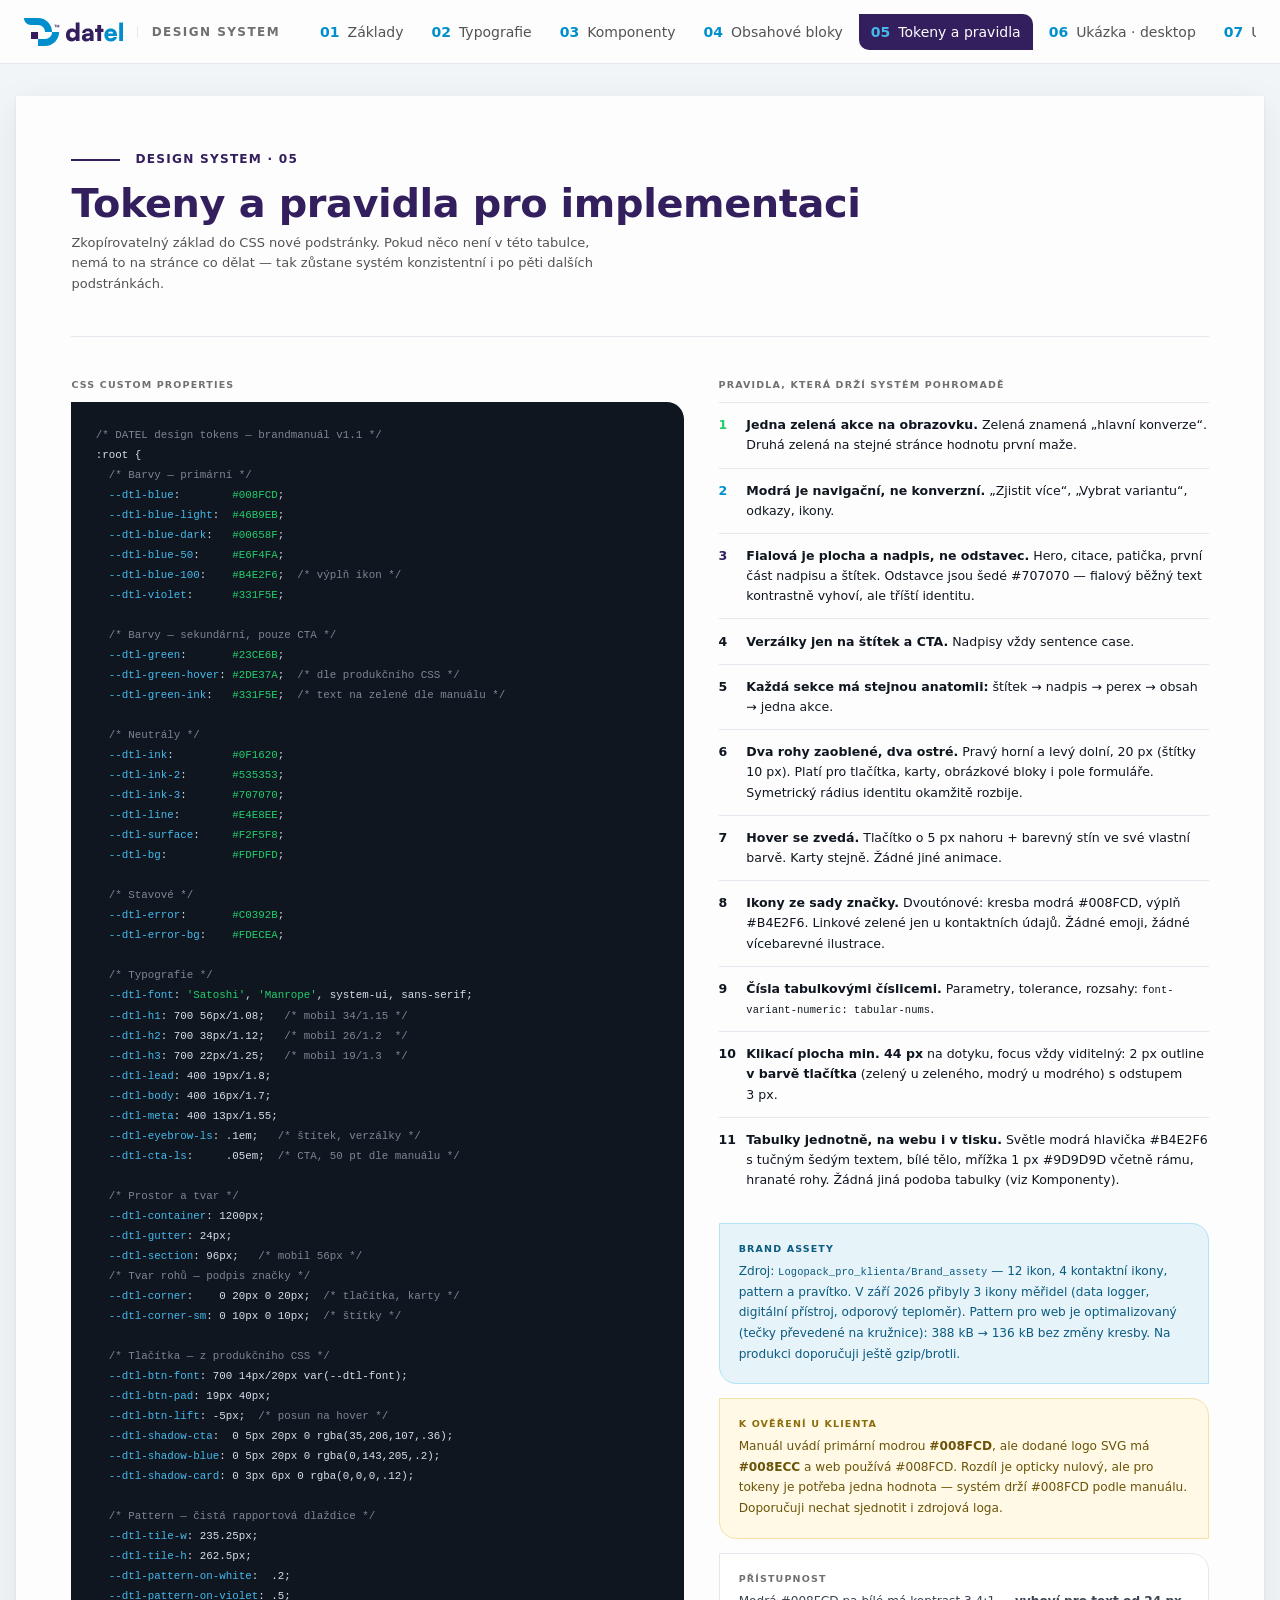
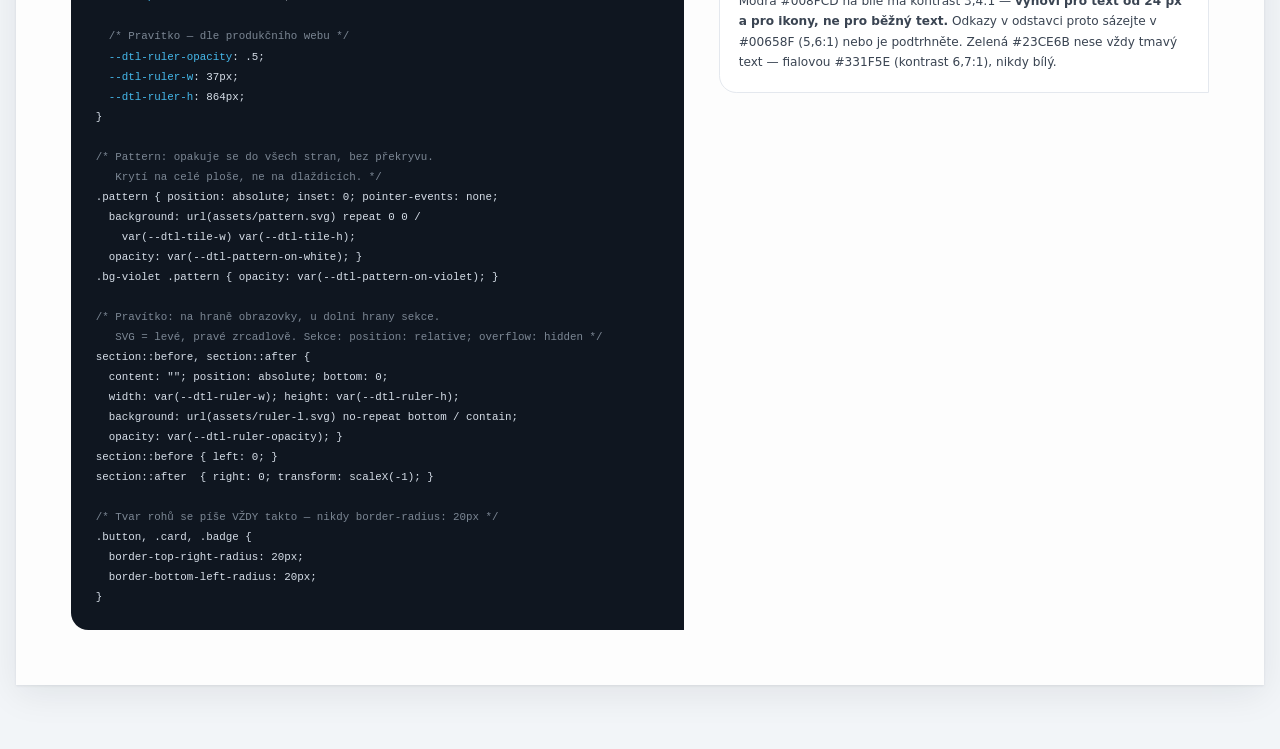
<file: tokeny.html>
<!DOCTYPE html>
<html lang="cs">
<head>
<meta charset="utf-8">
<meta name="viewport" content="width=device-width, initial-scale=1">
<title>Tokeny a pravidla · DATEL design system</title>
<link rel="icon" href="assets/logo/DATEL_SYMBOL_barevny_svetly_podklad.svg" type="image/svg+xml">
<link rel="preconnect" href="https://api.fontshare.com" crossorigin>
<link rel="stylesheet" href="https://api.fontshare.com/v2/css?f[]=satoshi@300,400,500,700,900&amp;display=swap">
<style>
*{box-sizing:border-box}
body{margin:0;font-family:'Satoshi','Manrope','Segoe UI',system-ui,sans-serif;color:#0F1620;background:#FDFDFD;-webkit-font-smoothing:antialiased}
a{color:#008FCD;text-decoration:none}a:hover{color:#331F5E}
.sheet{padding:64px}
.eyebrow{display:flex;align-items:center;gap:18px;font-weight:700;font-size:14px;line-height:20px;letter-spacing:.1em;text-transform:uppercase;color:#331F5E;margin:0 0 14px}.eyebrow::before{content:"";flex:0 0 auto;width:56px;height:3px;background:currentColor}
.sec-title{font-weight:700;font-size:34px;line-height:1.12;letter-spacing:-.01em;margin:0 0 8px;color:#331F5E}
.sec-note{font-size:15px;line-height:1.6;color:#535353;margin:0;max-width:64ch}
.hr{height:1px;background:#E4E8EE;border:0;margin:48px 0}
.grid{display:grid;gap:24px}
.stack{display:flex;flex-direction:column}
.row{display:flex;align-items:center}
.mono{font-family:'JetBrains Mono',ui-monospace,'Cascadia Mono',Consolas,monospace;font-size:12px;letter-spacing:.01em}
.card{background:#FFFFFF;border:1px solid #E4E8EE;border-radius: 0 20px 0 20px}
.lbl{font-weight:700;font-size:11px;letter-spacing:.12em;text-transform:uppercase;color:#707070}

.dtl-pattern{position:absolute;inset:0;pointer-events:none;background-image:url(assets/pattern.svg);background-repeat:repeat;background-size:235.25px 262.5px;background-position:0 0}
    pre{margin:0;font-family:ui-monospace,Consolas,'Cascadia Mono',monospace;font-size:12.5px;line-height:1.85;color:#D6DEE8;background:#0F1620;border-radius: 0 20px 0 20px;padding:26px 28px;overflow:auto}
    .c{color:#7C8794}
    .v{color:#46B9EB}
    .n{color:#23CE6B}
    .rule{display:flex;gap:12px;padding:14px 0;border-bottom:1px solid #E4E8EE;font-size:14.5px;line-height:1.6}
    .rule b{flex:0 0 auto;width:20px;font-weight:700}
</style>
<link rel="stylesheet" href="css/styleguide.css">
</head>
<body class="sg">
<header class="sg-bar">
  <a class="sg-brand" href="index.html"><img src="assets/logo/DATEL_LOGO_horizontalni_barevne_na_svetly_podklad.svg" alt="DATEL"><span>Design system</span></a>
  <nav class="sg-nav" aria-label="Stránky design systemu"><a href="zaklady.html"><b>01</b>Základy</a><a href="typografie.html"><b>02</b>Typografie</a><a href="komponenty.html"><b>03</b>Komponenty</a><a href="bloky.html"><b>04</b>Obsahové bloky</a><a href="tokeny.html" aria-current="page"><b>05</b>Tokeny a pravidla</a><a href="ukazka-desktop.html"><b>06</b>Ukázka · desktop</a><a href="ukazka-mobil.html"><b>07</b>Ukázka · mobil</a></nav>
</header>
<main class="sg-frame"><div class="sg-board" data-width="1440" style="width:1440px">
<div class="sheet" style="width: 1440px">

  <p class="eyebrow">Design system &middot; 05</p>
  <h1 class="sec-title" style="font-size: 46px">Tokeny a pravidla pro implementaci</h1>
  <p class="sec-note">Zkopírovatelný základ do CSS nové podstránky. Pokud něco není v této tabulce, nemá to na stránce co dělat &mdash; tak zůstane systém konzistentní i po pěti dalších podstránkách.</p>

  <hr class="hr">

  <div style="display: grid; grid-template-columns: 1.25fr 1fr; gap: 40px; align-items: start">
    <div>
      <p class="lbl" style="margin: 0 0 14px">CSS custom properties</p>
      <pre>
<span class="c">/* DATEL design tokens &mdash; brandmanuál v1.1 */</span>
:root {
  <span class="c">/* Barvy &mdash; primární */</span>
  <span class="v">--dtl-blue</span>:        <span class="n">#008FCD</span>;
  <span class="v">--dtl-blue-light</span>:  <span class="n">#46B9EB</span>;
  <span class="v">--dtl-blue-dark</span>:   <span class="n">#00658F</span>;
  <span class="v">--dtl-blue-50</span>:     <span class="n">#E6F4FA</span>;
  <span class="v">--dtl-blue-100</span>:    <span class="n">#B4E2F6</span>;  <span class="c">/* výplň ikon */</span>
  <span class="v">--dtl-violet</span>:      <span class="n">#331F5E</span>;

  <span class="c">/* Barvy &mdash; sekundární, pouze CTA */</span>
  <span class="v">--dtl-green</span>:       <span class="n">#23CE6B</span>;
  <span class="v">--dtl-green-hover</span>: <span class="n">#2DE37A</span>;  <span class="c">/* dle produkčního CSS */</span>
  <span class="v">--dtl-green-ink</span>:   <span class="n">#331F5E</span>;  <span class="c">/* text na zelené dle manuálu */</span>

  <span class="c">/* Neutrály */</span>
  <span class="v">--dtl-ink</span>:         <span class="n">#0F1620</span>;
  <span class="v">--dtl-ink-2</span>:       <span class="n">#535353</span>;
  <span class="v">--dtl-ink-3</span>:       <span class="n">#707070</span>;
  <span class="v">--dtl-line</span>:        <span class="n">#E4E8EE</span>;
  <span class="v">--dtl-surface</span>:     <span class="n">#F2F5F8</span>;
  <span class="v">--dtl-bg</span>:          <span class="n">#FDFDFD</span>;

  <span class="c">/* Stavové */</span>
  <span class="v">--dtl-error</span>:       <span class="n">#C0392B</span>;
  <span class="v">--dtl-error-bg</span>:    <span class="n">#FDECEA</span>;

  <span class="c">/* Typografie */</span>
  <span class="v">--dtl-font</span>: <span class="n">'Satoshi'</span>, <span class="n">'Manrope'</span>, system-ui, sans-serif;
  <span class="v">--dtl-h1</span>: 700 56px/1.08;   <span class="c">/* mobil 34/1.15 */</span>
  <span class="v">--dtl-h2</span>: 700 38px/1.12;   <span class="c">/* mobil 26/1.2  */</span>
  <span class="v">--dtl-h3</span>: 700 22px/1.25;   <span class="c">/* mobil 19/1.3  */</span>
  <span class="v">--dtl-lead</span>: 400 19px/1.8;
  <span class="v">--dtl-body</span>: 400 16px/1.7;
  <span class="v">--dtl-meta</span>: 400 13px/1.55;
  <span class="v">--dtl-eyebrow-ls</span>: .1em;   <span class="c">/* štítek, verzálky */</span>
  <span class="v">--dtl-cta-ls</span>:     .05em;  <span class="c">/* CTA, 50 pt dle manuálu */</span>

  <span class="c">/* Prostor a tvar */</span>
  <span class="v">--dtl-container</span>: 1200px;
  <span class="v">--dtl-gutter</span>: 24px;
  <span class="v">--dtl-section</span>: 96px;   <span class="c">/* mobil 56px */</span>
  <span class="c">/* Tvar rohů &mdash; podpis značky */</span>
  <span class="v">--dtl-corner</span>:    0 20px 0 20px;  <span class="c">/* tlačítka, karty */</span>
  <span class="v">--dtl-corner-sm</span>: 0 10px 0 10px;  <span class="c">/* štítky */</span>

  <span class="c">/* Tlačítka &mdash; z produkčního CSS */</span>
  <span class="v">--dtl-btn-font</span>: 700 14px/20px var(--dtl-font);
  <span class="v">--dtl-btn-pad</span>: 19px 40px;
  <span class="v">--dtl-btn-lift</span>: -5px;  <span class="c">/* posun na hover */</span>
  <span class="v">--dtl-shadow-cta</span>:  0 5px 20px 0 rgba(35,206,107,.36);
  <span class="v">--dtl-shadow-blue</span>: 0 5px 20px 0 rgba(0,143,205,.2);
  <span class="v">--dtl-shadow-card</span>: 0 3px 6px 0 rgba(0,0,0,.12);

  <span class="c">/* Pattern &mdash; čistá rapportová dlaždice */</span>
  <span class="v">--dtl-tile-w</span>: 235.25px;
  <span class="v">--dtl-tile-h</span>: 262.5px;
  <span class="v">--dtl-pattern-on-white</span>:  .2;
  <span class="v">--dtl-pattern-on-violet</span>: .5;

  <span class="c">/* Pravítko &mdash; dle produkčního webu */</span>
  <span class="v">--dtl-ruler-opacity</span>: .5;
  <span class="v">--dtl-ruler-w</span>: 37px;
  <span class="v">--dtl-ruler-h</span>: 864px;
}

<span class="c">/* Pattern: opakuje se do všech stran, bez překryvu.
   Krytí na celé ploše, ne na dlaždicích. */</span>
.pattern { position: absolute; inset: 0; pointer-events: none;
  background: url(assets/pattern.svg) repeat 0 0 /
    var(--dtl-tile-w) var(--dtl-tile-h);
  opacity: var(--dtl-pattern-on-white); }
.bg-violet .pattern { opacity: var(--dtl-pattern-on-violet); }

<span class="c">/* Pravítko: na hraně obrazovky, u dolní hrany sekce.
   SVG = levé, pravé zrcadlově. Sekce: position: relative; overflow: hidden */</span>
section::before, section::after {
  content: ""; position: absolute; bottom: 0;
  width: var(--dtl-ruler-w); height: var(--dtl-ruler-h);
  background: url(assets/ruler-l.svg) no-repeat bottom / contain;
  opacity: var(--dtl-ruler-opacity); }
section::before { left: 0; }
section::after  { right: 0; transform: scaleX(-1); }

<span class="c">/* Tvar rohů se píše VŽDY takto &mdash; nikdy border-radius: 20px */</span>
.button, .card, .badge {
  border-top-right-radius: 20px;
  border-bottom-left-radius: 20px;
}</pre>
    </div>

    <div>
      <p class="lbl" style="margin: 0 0 14px">Pravidla, která drží systém pohromadě</p>
      <div style="border-top: 1px solid #E4E8EE">
        <div class="rule"><b style="color: #23CE6B">1</b><span><strong>Jedna zelená akce na obrazovku.</strong> Zelená znamená &bdquo;hlavní konverze&ldquo;. Druhá zelená na stejné stránce hodnotu první maže.</span></div>
        <div class="rule"><b style="color: #008FCD">2</b><span><strong>Modrá je navigační, ne konverzní.</strong> &bdquo;Zjistit více&ldquo;, &bdquo;Vybrat variantu&ldquo;, odkazy, ikony.</span></div>
        <div class="rule"><b style="color: #331F5E">3</b><span><strong>Fialová je plocha a nadpis, ne odstavec.</strong> Hero, citace, patička, první část nadpisu a štítek. Odstavce jsou šedé #707070 &mdash; fialový běžný text kontrastně vyhoví, ale tříští identitu.</span></div>
        <div class="rule"><b>4</b><span><strong>Verzálky jen na štítek a CTA.</strong> Nadpisy vždy sentence case.</span></div>
        <div class="rule"><b>5</b><span><strong>Každá sekce má stejnou anatomii:</strong> štítek &rarr; nadpis &rarr; perex &rarr; obsah &rarr; jedna akce.</span></div>
        <div class="rule"><b>6</b><span><strong>Dva rohy zaoblené, dva ostré.</strong> Pravý horní a levý dolní, 20&nbsp;px (štítky 10&nbsp;px). Platí pro tlačítka, karty, obrázkové bloky i pole formuláře. Symetrický rádius identitu okamžitě rozbije.</span></div>
        <div class="rule"><b>7</b><span><strong>Hover se zvedá.</strong> Tlačítko o 5&nbsp;px nahoru + barevný stín ve své vlastní barvě. Karty stejně. Žádné jiné animace.</span></div>
        <div class="rule"><b>8</b><span><strong>Ikony ze sady značky.</strong> Dvoutónové: kresba modrá #008FCD, výplň #B4E2F6. Linkové zelené jen u kontaktních údajů. Žádné emoji, žádné vícebarevné ilustrace.</span></div>
        <div class="rule"><b>9</b><span><strong>Čísla tabulkovými číslicemi.</strong> Parametry, tolerance, rozsahy: <span class="mono">font-variant-numeric: tabular-nums</span>.</span></div>
        <div class="rule"><b>10</b><span><strong>Klikací plocha min. 44&nbsp;px</strong> na dotyku, focus vždy viditelný: 2&nbsp;px outline <strong>v barvě tlačítka</strong> (zelený u zeleného, modrý u modrého) s odstupem 3&nbsp;px.</span></div>
        <div class="rule" style="border-bottom: 0"><b>11</b><span><strong>Tabulky jednotně, na webu i v tisku.</strong> Světle modrá hlavička #B4E2F6 s tučným šedým textem, bílé tělo, mřížka 1&nbsp;px #9D9D9D včetně rámu, hranaté rohy. Žádná jiná podoba tabulky (viz Komponenty).</span></div>
      </div>

      <div class="card" style="padding: 22px; margin-top: 24px; background: #E6F4FA; border-color: #B4E2F6">
        <p class="lbl" style="margin: 0 0 8px; color: #0B5B80">Brand assety</p>
        <p style="margin: 0; font-size: 14px; line-height: 1.7; color: #0B5B80">Zdroj: <span class="mono">Logopack_pro_klienta/Brand_assety</span> &mdash; 12 ikon, 4 kontaktní ikony, pattern a pravítko. V září 2026 přibyly 3 ikony měřidel (data logger, digitální přístroj, odporový teploměr). Pattern pro web je optimalizovaný (tečky převedené na kružnice): 388&nbsp;kB &rarr; 136&nbsp;kB bez změny kresby. Na produkci doporučuji ještě gzip/brotli.</p>
      </div>

      <div class="card" style="padding: 22px; margin-top: 16px; background: #FFF9E6; border-color: #F2E2A8">
        <p class="lbl" style="margin: 0 0 8px; color: #8A6D0B">K ověření u klienta</p>
        <p style="margin: 0; font-size: 14px; line-height: 1.7; color: #6B5409">Manuál uvádí primární modrou <strong>#008FCD</strong>, ale dodané logo SVG má <strong>#008ECC</strong> a web používá #008FCD. Rozdíl je opticky nulový, ale pro tokeny je potřeba jedna hodnota &mdash; systém drží #008FCD podle manuálu. Doporučuji nechat sjednotit i zdrojová loga.</p>
      </div>

      <div class="card" style="padding: 22px; margin-top: 16px">
        <p class="lbl" style="margin: 0 0 8px">Přístupnost</p>
        <p style="margin: 0; font-size: 14px; line-height: 1.7; color: #3A4452">Modrá #008FCD na bílé má kontrast 3,4:1 &mdash; <strong>vyhoví pro text od 24&nbsp;px a pro ikony, ne pro běžný text.</strong> Odkazy v odstavci proto sázejte v #00658F (5,6:1) nebo je podtrhněte. Zelená #23CE6B nese vždy tmavý text &mdash; fialovou #331F5E (kontrast 6,7:1), nikdy bílý.</p>
      </div>
    </div>
  </div>

</div>
</div></main>
<script src="js/styleguide.js"></script>
</body>
</html>
</file>
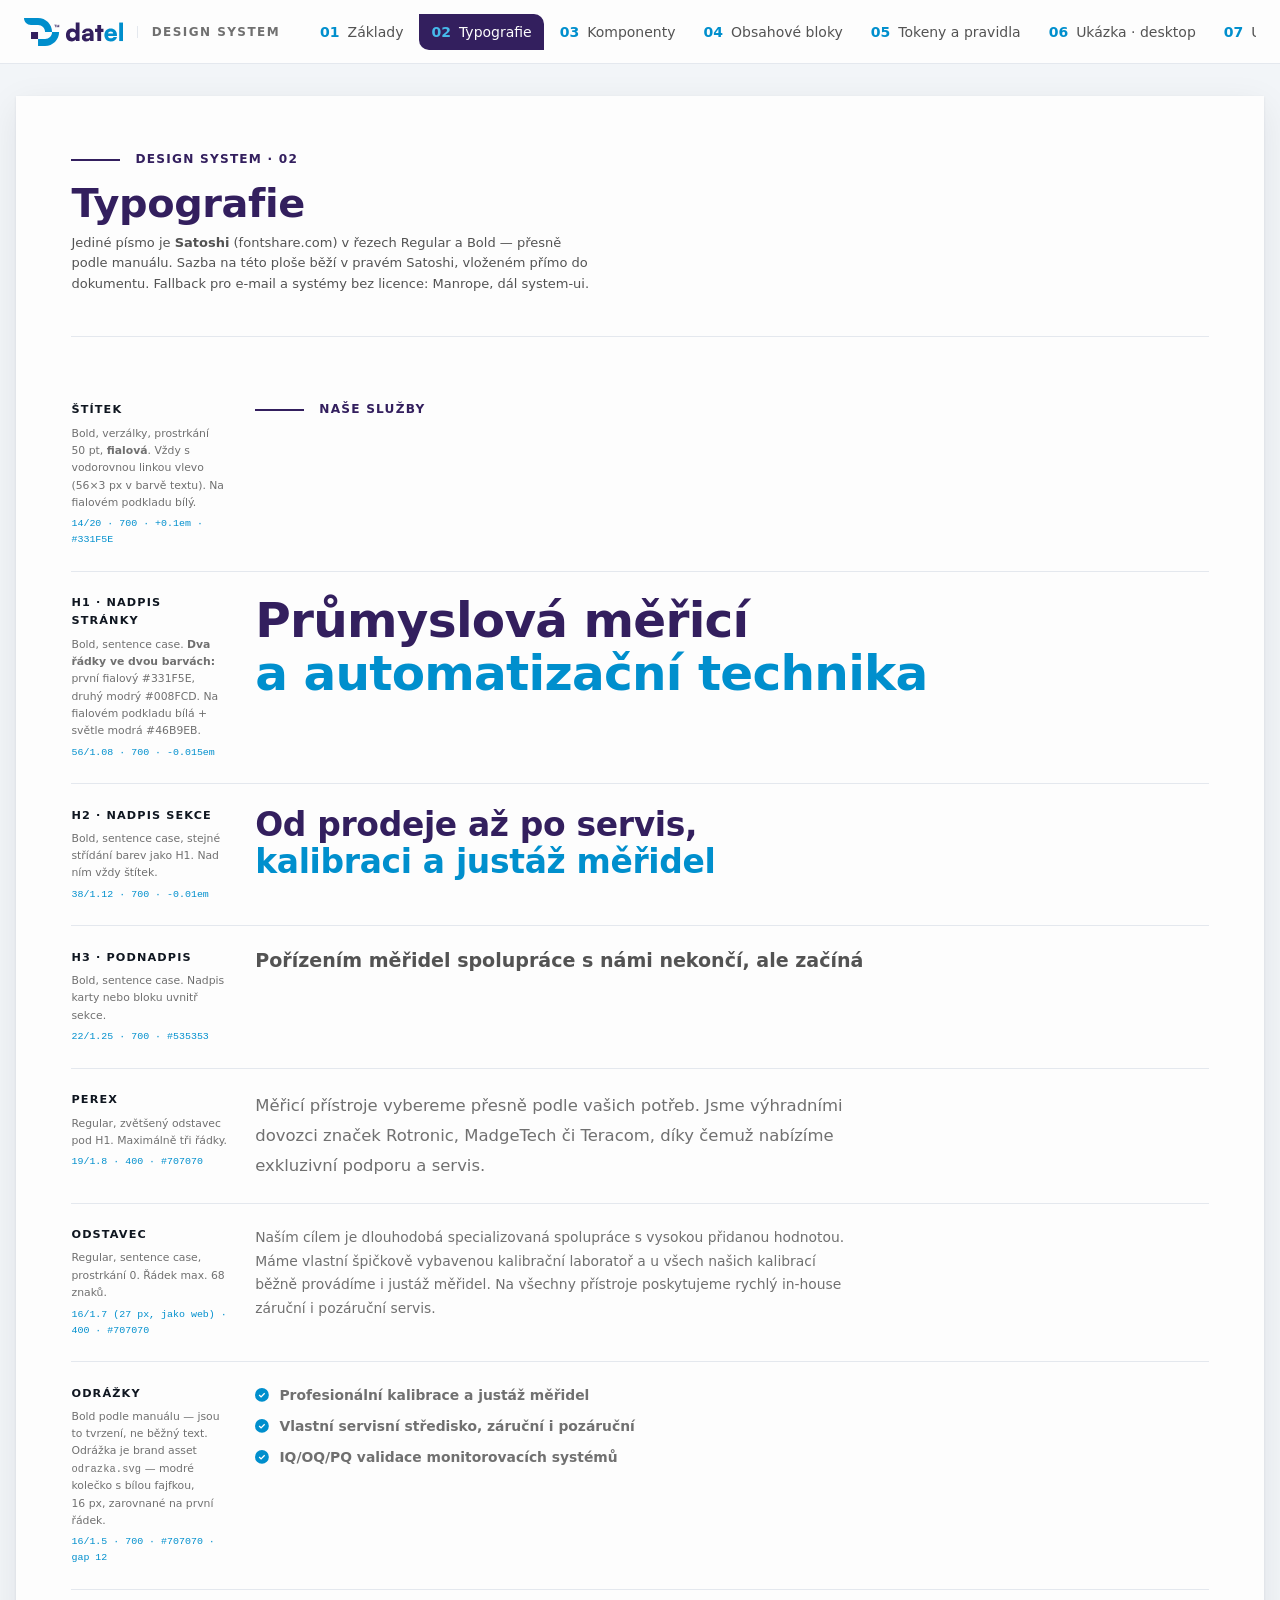
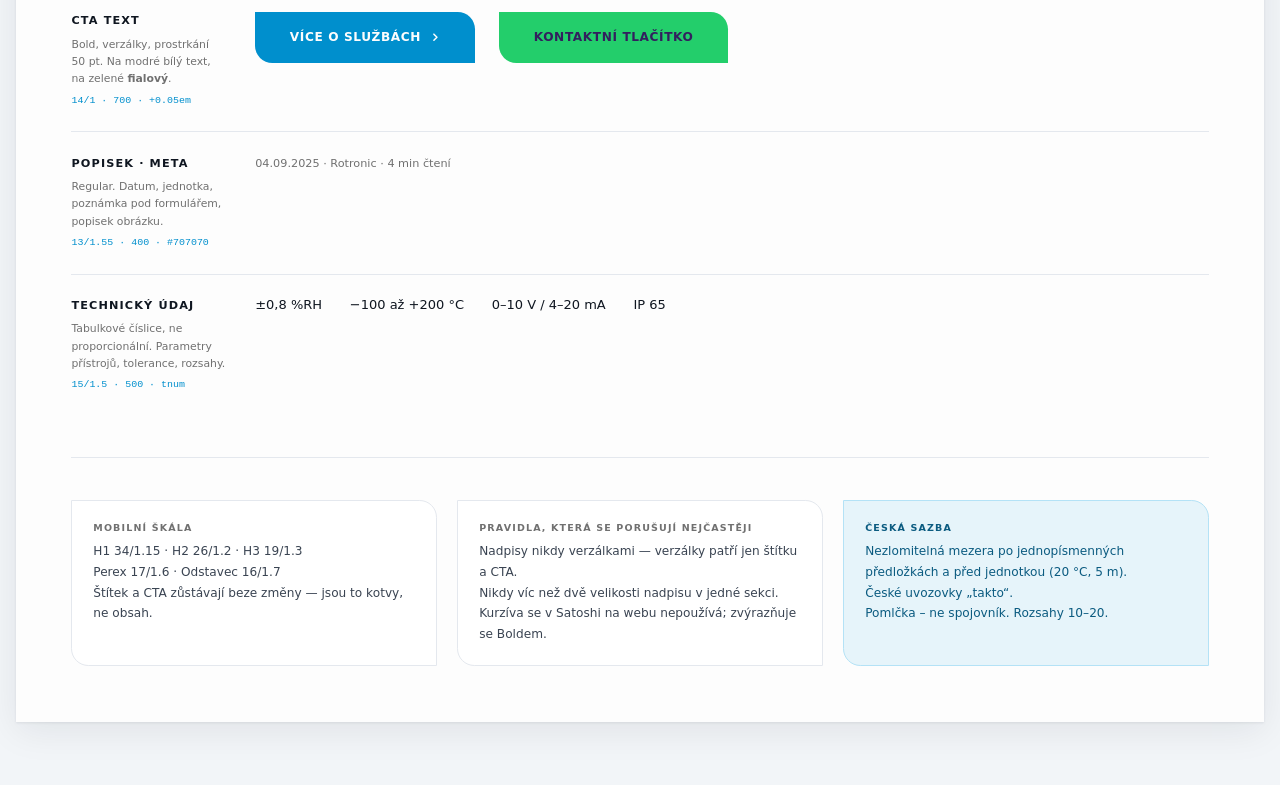
<file: typografie.html>
<!DOCTYPE html>
<html lang="cs">
<head>
<meta charset="utf-8">
<meta name="viewport" content="width=device-width, initial-scale=1">
<title>Typografie · DATEL design system</title>
<link rel="icon" href="assets/logo/DATEL_SYMBOL_barevny_svetly_podklad.svg" type="image/svg+xml">
<link rel="preconnect" href="https://api.fontshare.com" crossorigin>
<link rel="stylesheet" href="https://api.fontshare.com/v2/css?f[]=satoshi@300,400,500,700,900&amp;display=swap">
<style>
*{box-sizing:border-box}
body{margin:0;font-family:'Satoshi','Manrope','Segoe UI',system-ui,sans-serif;color:#0F1620;background:#FDFDFD;-webkit-font-smoothing:antialiased}
a{color:#008FCD;text-decoration:none}a:hover{color:#331F5E}
.sheet{padding:64px}
.eyebrow{display:flex;align-items:center;gap:18px;font-weight:700;font-size:14px;line-height:20px;letter-spacing:.1em;text-transform:uppercase;color:#331F5E;margin:0 0 14px}.eyebrow::before{content:"";flex:0 0 auto;width:56px;height:3px;background:currentColor}
.sec-title{font-weight:700;font-size:34px;line-height:1.12;letter-spacing:-.01em;margin:0 0 8px;color:#331F5E}
.sec-note{font-size:15px;line-height:1.6;color:#535353;margin:0;max-width:64ch}
.hr{height:1px;background:#E4E8EE;border:0;margin:48px 0}
.grid{display:grid;gap:24px}
.stack{display:flex;flex-direction:column}
.row{display:flex;align-items:center}
.mono{font-family:'JetBrains Mono',ui-monospace,'Cascadia Mono',Consolas,monospace;font-size:12px;letter-spacing:.01em}
.card{background:#FFFFFF;border:1px solid #E4E8EE;border-radius: 0 20px 0 20px}
.lbl{font-weight:700;font-size:11px;letter-spacing:.12em;text-transform:uppercase;color:#707070}

.dtl-pattern{position:absolute;inset:0;pointer-events:none;background-image:url(assets/pattern.svg);background-repeat:repeat;background-size:235.25px 262.5px;background-position:0 0}
    .spec{display:grid;grid-template-columns:180px 1fr;gap:32px;padding:26px 0;border-top:1px solid #E4E8EE;align-items:start}
    .spec .meta p{margin:0;font-size:12.5px;line-height:1.6;color:#707070}
    .spec .meta .n{font-weight:700;font-size:13px;letter-spacing:.1em;text-transform:uppercase;color:#0F1620;margin-bottom:6px}
    .spec .meta .t{font-family:ui-monospace,Consolas,monospace;font-size:11.5px;color:#008FCD;margin-top:6px}
</style>
<link rel="stylesheet" href="css/styleguide.css">
</head>
<body class="sg">
<header class="sg-bar">
  <a class="sg-brand" href="index.html"><img src="assets/logo/DATEL_LOGO_horizontalni_barevne_na_svetly_podklad.svg" alt="DATEL"><span>Design system</span></a>
  <nav class="sg-nav" aria-label="Stránky design systemu"><a href="zaklady.html"><b>01</b>Základy</a><a href="typografie.html" aria-current="page"><b>02</b>Typografie</a><a href="komponenty.html"><b>03</b>Komponenty</a><a href="bloky.html"><b>04</b>Obsahové bloky</a><a href="tokeny.html"><b>05</b>Tokeny a pravidla</a><a href="ukazka-desktop.html"><b>06</b>Ukázka · desktop</a><a href="ukazka-mobil.html"><b>07</b>Ukázka · mobil</a></nav>
</header>
<main class="sg-frame"><div class="sg-board" data-width="1440" style="width:1440px">
<div class="sheet" style="width: 1440px">

  <p class="eyebrow">Design system &middot; 02</p>
  <h1 class="sec-title" style="font-size: 46px">Typografie</h1>
  <p class="sec-note">Jediné písmo je <strong>Satoshi</strong> (fontshare.com) v řezech Regular a Bold &mdash; přesně podle manuálu. Sazba na této ploše běží v pravém Satoshi, vloženém přímo do dokumentu. Fallback pro e-mail a systémy bez licence: Manrope, dál system-ui.</p>

  <hr class="hr">

  <div class="spec" style="border-top: 0">
    <div class="meta">
      <p class="n">Štítek</p>
      <p>Bold, verzálky, prostrkání 50&nbsp;pt, <strong>fialová</strong>. Vždy s vodorovnou linkou vlevo (56&times;3&nbsp;px v barvě textu). Na fialovém podkladu bílý.</p>
      <p class="t">14/20 &middot; 700 &middot; +0.1em &middot; #331F5E</p>
    </div>
    <div>
      <p class="eyebrow" style="margin: 0">NAŠE SLUŽBY</p>
    </div>
  </div>

  <div class="spec">
    <div class="meta">
      <p class="n">H1 &middot; Nadpis stránky</p>
      <p>Bold, sentence case. <strong>Dva řádky ve dvou barvách:</strong> první fialový #331F5E, druhý modrý #008FCD. Na fialovém podkladu bílá + světle modrá #46B9EB.</p>
      <p class="t">56/1.08 &middot; 700 &middot; -0.015em</p>
    </div>
    <div>
      <p style="margin: 0; font-weight: 700; font-size: 56px; line-height: 1.08; letter-spacing: -.015em; text-wrap: balance"><span style="color: #331F5E">Průmyslová měřicí</span><br><span style="color: #008FCD">a automatizační technika</span></p>
    </div>
  </div>

  <div class="spec">
    <div class="meta">
      <p class="n">H2 &middot; Nadpis sekce</p>
      <p>Bold, sentence case, stejné střídání barev jako H1. Nad ním vždy štítek.</p>
      <p class="t">38/1.12 &middot; 700 &middot; -0.01em</p>
    </div>
    <div>
      <p style="margin: 0; font-weight: 700; font-size: 38px; line-height: 1.12; letter-spacing: -.01em"><span style="color: #331F5E">Od prodeje až po servis,</span><br><span style="color: #008FCD">kalibraci a justáž měřidel</span></p>
    </div>
  </div>

  <div class="spec">
    <div class="meta">
      <p class="n">H3 &middot; Podnadpis</p>
      <p>Bold, sentence case. Nadpis karty nebo bloku uvnitř sekce.</p>
      <p class="t">22/1.25 &middot; 700 &middot; #535353</p>
    </div>
    <div>
      <p style="margin: 0; font-weight: 700; font-size: 22px; line-height: 1.25; color: #535353">Pořízením měřidel spolupráce s námi nekončí, ale začíná</p>
    </div>
  </div>

  <div class="spec">
    <div class="meta">
      <p class="n">Perex</p>
      <p>Regular, zvětšený odstavec pod H1. Maximálně tři řádky.</p>
      <p class="t">19/1.8 &middot; 400 &middot; #707070</p>
    </div>
    <div>
      <p style="margin: 0; font-size: 19px; line-height: 1.8; color: #707070; max-width: 62ch">Měřicí přístroje vybereme přesně podle vašich potřeb. Jsme výhradními dovozci značek Rotronic, MadgeTech či Teracom, díky čemuž nabízíme exkluzivní podporu a servis.</p>
    </div>
  </div>

  <div class="spec">
    <div class="meta">
      <p class="n">Odstavec</p>
      <p>Regular, sentence case, prostrkání 0. Řádek max. 68 znaků.</p>
      <p class="t">16/1.7 (27&nbsp;px, jako web) &middot; 400 &middot; #707070</p>
    </div>
    <div>
      <p style="margin: 0; font-size: 16px; line-height: 1.7; color: #707070; max-width: 68ch">Naším cílem je dlouhodobá specializovaná spolupráce s vysokou přidanou hodnotou. Máme vlastní špičkově vybavenou kalibrační laboratoř a u všech našich kalibrací běžně provádíme i justáž měřidel. Na všechny přístroje poskytujeme rychlý in-house záruční i pozáruční servis.</p>
    </div>
  </div>

  <div class="spec">
    <div class="meta">
      <p class="n">Odrážky</p>
      <p>Bold podle manuálu &mdash; jsou to tvrzení, ne běžný text. Odrážka je brand asset <span class="mono">odrazka.svg</span> &mdash; modré kolečko s bílou fajfkou, 16&nbsp;px, zarovnané na první řádek.</p>
      <p class="t">16/1.5 &middot; 700 &middot; #707070 &middot; gap 12</p>
    </div>
    <div>
      <ul style="margin: 0; padding: 0; list-style: none; display: flex; flex-direction: column; gap: 12px">
        <li style="display: flex; align-items: flex-start; gap: 12px; font-weight: 700; font-size: 16px; line-height: 1.5; color: #707070"><span style="width: 16px; height: 16px; display: inline-flex; flex: 0 0 auto; margin-top: 4px"><svg aria-hidden="true" style="width:100%;height:100%;display:block" xmlns="http://www.w3.org/2000/svg" viewBox="0 0 10.67 10.67"><g><g><circle fill="#008FCD" cx="5.33" cy="5.33" r="5.33"/><polygon fill="#fff" points="4.68 7.5 2.87 5.69 3.57 4.98 4.68 6.09 7.09 3.68 7.8 4.39 4.68 7.5"/></g></g></svg></span>Profesionální kalibrace a justáž měřidel</li>
        <li style="display: flex; align-items: flex-start; gap: 12px; font-weight: 700; font-size: 16px; line-height: 1.5; color: #707070"><span style="width: 16px; height: 16px; display: inline-flex; flex: 0 0 auto; margin-top: 4px"><svg aria-hidden="true" style="width:100%;height:100%;display:block" xmlns="http://www.w3.org/2000/svg" viewBox="0 0 10.67 10.67"><g><g><circle fill="#008FCD" cx="5.33" cy="5.33" r="5.33"/><polygon fill="#fff" points="4.68 7.5 2.87 5.69 3.57 4.98 4.68 6.09 7.09 3.68 7.8 4.39 4.68 7.5"/></g></g></svg></span>Vlastní servisní středisko, záruční i pozáruční</li>
        <li style="display: flex; align-items: flex-start; gap: 12px; font-weight: 700; font-size: 16px; line-height: 1.5; color: #707070"><span style="width: 16px; height: 16px; display: inline-flex; flex: 0 0 auto; margin-top: 4px"><svg aria-hidden="true" style="width:100%;height:100%;display:block" xmlns="http://www.w3.org/2000/svg" viewBox="0 0 10.67 10.67"><g><g><circle fill="#008FCD" cx="5.33" cy="5.33" r="5.33"/><polygon fill="#fff" points="4.68 7.5 2.87 5.69 3.57 4.98 4.68 6.09 7.09 3.68 7.8 4.39 4.68 7.5"/></g></g></svg></span>IQ/OQ/PQ validace monitorovacích systémů</li>
      </ul>
    </div>
  </div>

  <div class="spec">
    <div class="meta">
      <p class="n">CTA text</p>
      <p>Bold, verzálky, prostrkání 50&nbsp;pt. Na modré bílý text, na zelené <strong>fialový</strong>.</p>
      <p class="t">14/1 &middot; 700 &middot; +0.05em</p>
    </div>
    <div style="display: flex; gap: 28px; align-items: center">
      <span style="display: inline-flex; align-items: center; gap: 10px; padding: 19px 40px; background: #008FCD; color: #FDFDFD; border-radius: 0 20px 0 20px; font-weight: 700; font-size: 14px; line-height: 20px; letter-spacing: .05em; text-transform: uppercase">VÍCE O SLUŽBÁCH <svg width="12" height="12" viewBox="0 0 24 24" fill="none" stroke="currentColor" stroke-width="3.5" stroke-linecap="round" stroke-linejoin="round" aria-hidden="true"><path d="m9 5 7 7-7 7"></path></svg></span>
      <span style="display: inline-flex; align-items: center; padding: 19px 40px; background: #23CE6B; color: #331F5E; border-radius: 0 20px 0 20px; font-weight: 700; font-size: 14px; line-height: 20px; letter-spacing: .05em; text-transform: uppercase">KONTAKTNÍ TLAČÍTKO</span>
    </div>
  </div>

  <div class="spec">
    <div class="meta">
      <p class="n">Popisek &middot; meta</p>
      <p>Regular. Datum, jednotka, poznámka pod formulářem, popisek obrázku.</p>
      <p class="t">13/1.55 &middot; 400 &middot; #707070</p>
    </div>
    <div>
      <p style="margin: 0; font-size: 13px; line-height: 1.55; color: #707070">04.09.2025 &middot; Rotronic &middot; 4 min čtení</p>
    </div>
  </div>

  <div class="spec">
    <div class="meta">
      <p class="n">Technický údaj</p>
      <p>Tabulkové číslice, ne proporcionální. Parametry přístrojů, tolerance, rozsahy.</p>
      <p class="t">15/1.5 &middot; 500 &middot; tnum</p>
    </div>
    <div style="display: flex; gap: 32px; font-variant-numeric: tabular-nums; font-weight: 500; font-size: 15px">
      <span>&plusmn;0,8&nbsp;%RH</span><span>&minus;100 až +200&nbsp;&deg;C</span><span>0&ndash;10&nbsp;V / 4&ndash;20&nbsp;mA</span><span>IP&nbsp;65</span>
    </div>
  </div>

  <hr class="hr">

  <div style="display: grid; grid-template-columns: 1fr 1fr 1fr; gap: 24px">
    <div class="card" style="padding: 24px">
      <p class="lbl" style="margin: 0 0 10px">Mobilní škála</p>
      <p style="margin: 0; font-size: 14px; line-height: 1.7; color: #3A4452">H1 34/1.15 &middot; H2 26/1.2 &middot; H3 19/1.3<br>Perex 17/1.6 &middot; Odstavec 16/1.7<br>Štítek a CTA zůstávají beze změny &mdash; jsou to kotvy, ne obsah.</p>
    </div>
    <div class="card" style="padding: 24px">
      <p class="lbl" style="margin: 0 0 10px">Pravidla, která se porušují nejčastěji</p>
      <p style="margin: 0; font-size: 14px; line-height: 1.7; color: #3A4452">Nadpisy nikdy verzálkami &mdash; verzálky patří jen štítku a CTA.<br>Nikdy víc než dvě velikosti nadpisu v jedné sekci.<br>Kurzíva se v Satoshi na webu nepoužívá; zvýrazňuje se Boldem.</p>
    </div>
    <div class="card" style="padding: 24px; background: #E6F4FA; border-color: #B4E2F6">
      <p class="lbl" style="margin: 0 0 10px; color: #0B5B80">Česká sazba</p>
      <p style="margin: 0; font-size: 14px; line-height: 1.7; color: #0B5B80">Nezlomitelná mezera po jednopísmenných předložkách a před jednotkou (20&nbsp;&deg;C, 5&nbsp;m).<br>České uvozovky &bdquo;takto&ldquo;.<br>Pomlčka &ndash; ne spojovník. Rozsahy 10&ndash;20.</p>
    </div>
  </div>

</div>
</div></main>
<script src="js/styleguide.js"></script>
</body>
</html>
</file>
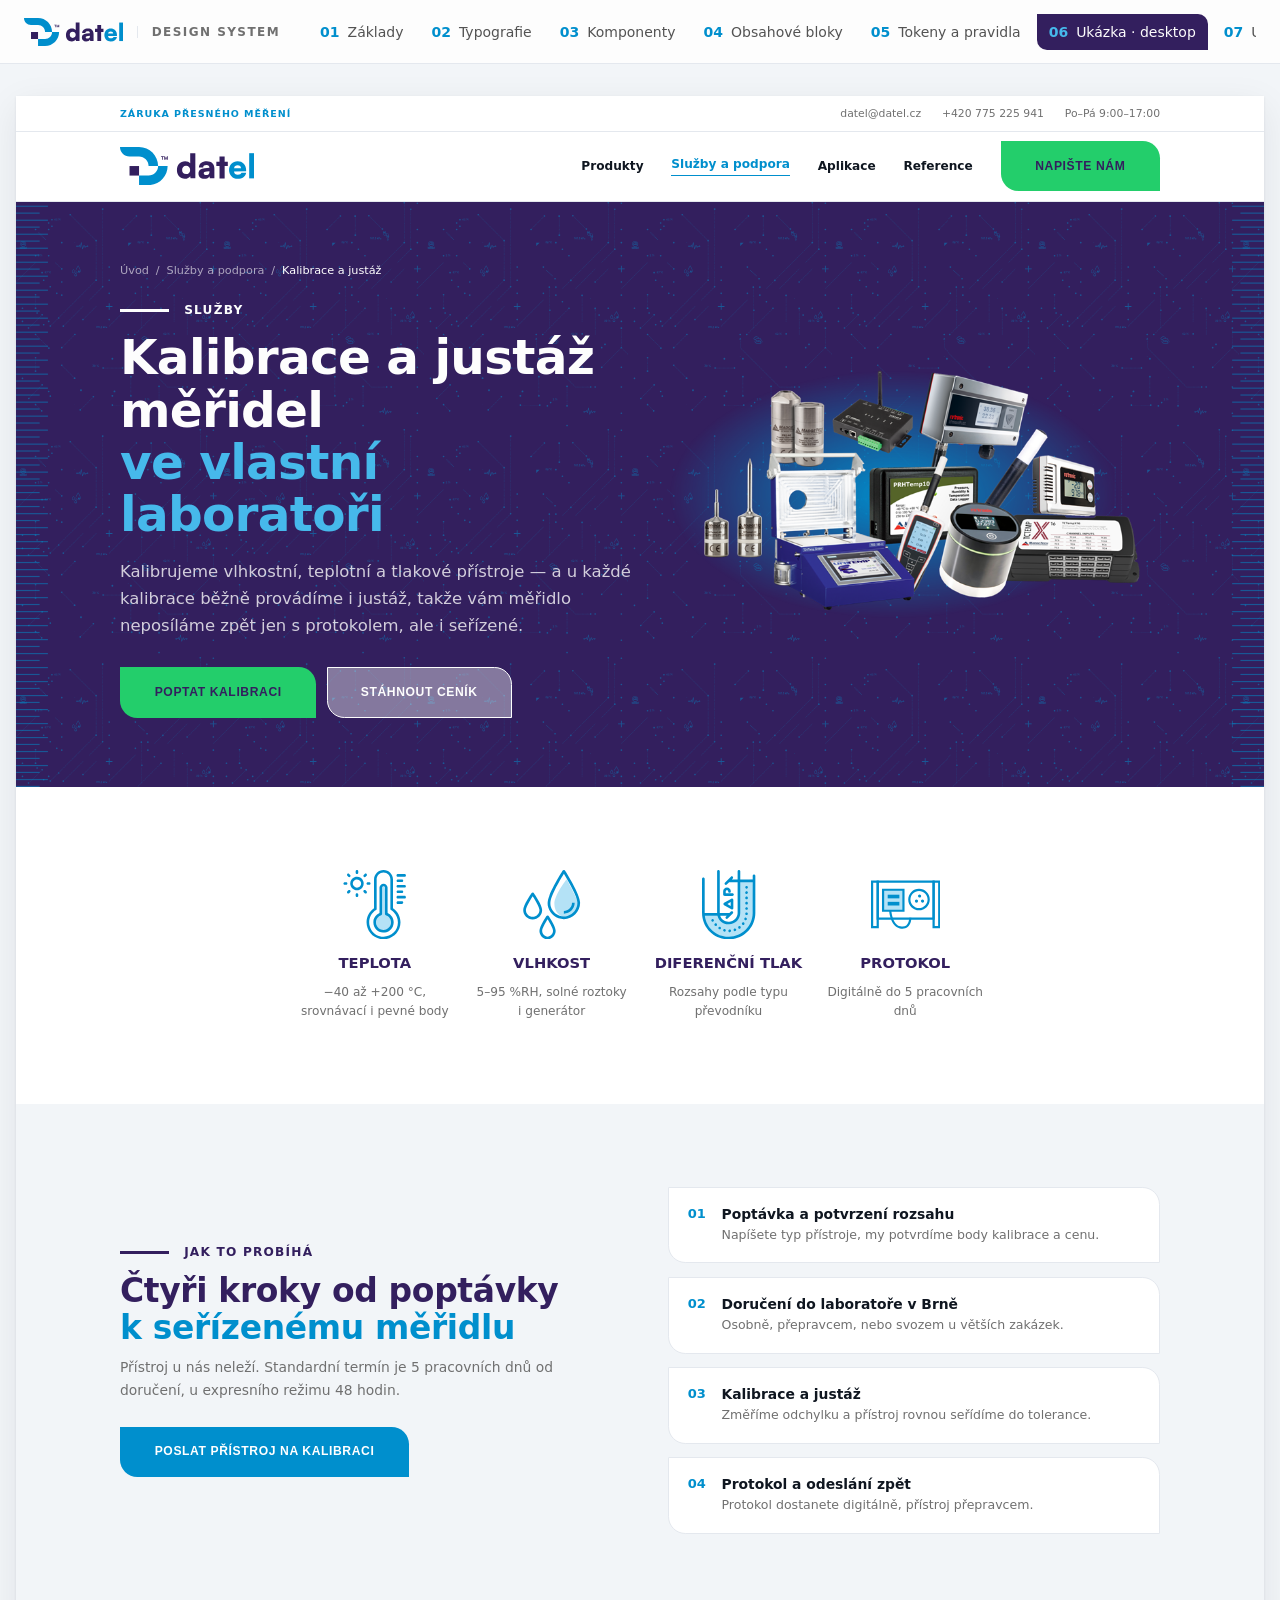
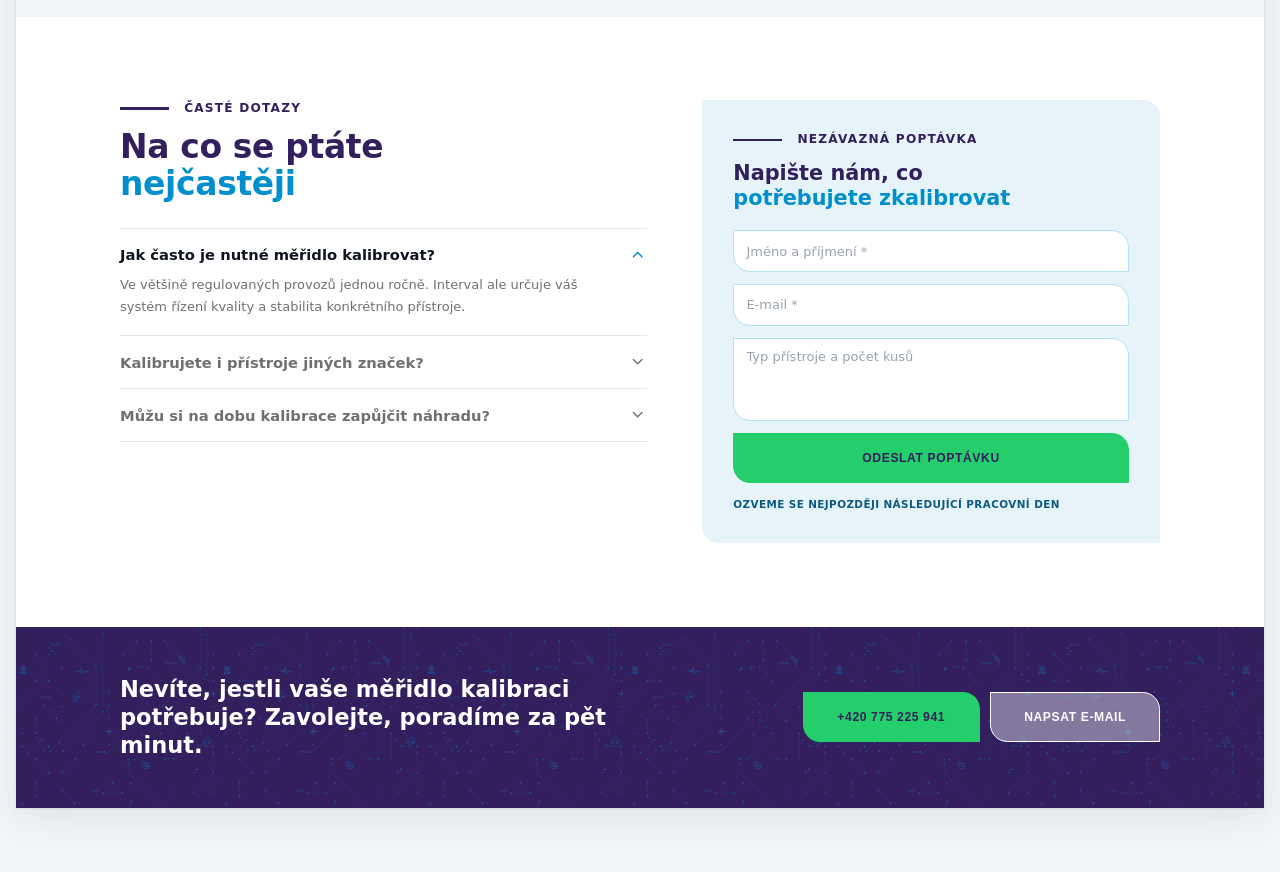
<file: ukazka-desktop.html>
<!DOCTYPE html>
<html lang="cs">
<head>
<meta charset="utf-8">
<meta name="viewport" content="width=device-width, initial-scale=1">
<title>Ukázka · desktop · DATEL design system</title>
<link rel="icon" href="assets/logo/DATEL_SYMBOL_barevny_svetly_podklad.svg" type="image/svg+xml">
<link rel="preconnect" href="https://api.fontshare.com" crossorigin>
<link rel="stylesheet" href="https://api.fontshare.com/v2/css?f[]=satoshi@300,400,500,700,900&amp;display=swap">
<style>
*{box-sizing:border-box}
body{margin:0;font-family:'Satoshi','Manrope','Segoe UI',system-ui,sans-serif;color:#0F1620;background:#FDFDFD;-webkit-font-smoothing:antialiased}
a{color:#008FCD;text-decoration:none}a:hover{color:#331F5E}
.sheet{padding:64px}
.eyebrow{display:flex;align-items:center;gap:18px;font-weight:700;font-size:14px;line-height:20px;letter-spacing:.1em;text-transform:uppercase;color:#331F5E;margin:0 0 14px}.eyebrow::before{content:"";flex:0 0 auto;width:56px;height:3px;background:currentColor}
.sec-title{font-weight:700;font-size:34px;line-height:1.12;letter-spacing:-.01em;margin:0 0 8px;color:#331F5E}
.sec-note{font-size:15px;line-height:1.6;color:#535353;margin:0;max-width:64ch}
.hr{height:1px;background:#E4E8EE;border:0;margin:48px 0}
.grid{display:grid;gap:24px}
.stack{display:flex;flex-direction:column}
.row{display:flex;align-items:center}
.mono{font-family:'JetBrains Mono',ui-monospace,'Cascadia Mono',Consolas,monospace;font-size:12px;letter-spacing:.01em}
.card{background:#FFFFFF;border:1px solid #E4E8EE;border-radius: 0 20px 0 20px}
.lbl{font-weight:700;font-size:11px;letter-spacing:.12em;text-transform:uppercase;color:#707070}

.dtl-pattern{position:absolute;inset:0;pointer-events:none;background-image:url(assets/pattern.svg);background-repeat:repeat;background-size:235.25px 262.5px;background-position:0 0}
    body{background:#fff}
    .wrap{width:1200px;margin:0 auto}
    .btn{position:relative;display:inline-flex;align-items:center;justify-content:center;gap:10px;padding:19px 40px;border:0;border-radius: 0 20px 0 20px;font:700 14px/20px 'Satoshi','Manrope',sans-serif;text-transform:uppercase;letter-spacing:.05em;cursor:pointer;color:#000}
    .sect{padding:96px 0}
</style>
<link rel="stylesheet" href="css/styleguide.css">
</head>
<body class="sg">
<header class="sg-bar">
  <a class="sg-brand" href="index.html"><img src="assets/logo/DATEL_LOGO_horizontalni_barevne_na_svetly_podklad.svg" alt="DATEL"><span>Design system</span></a>
  <nav class="sg-nav" aria-label="Stránky design systemu"><a href="zaklady.html"><b>01</b>Základy</a><a href="typografie.html"><b>02</b>Typografie</a><a href="komponenty.html"><b>03</b>Komponenty</a><a href="bloky.html"><b>04</b>Obsahové bloky</a><a href="tokeny.html"><b>05</b>Tokeny a pravidla</a><a href="ukazka-desktop.html" aria-current="page"><b>06</b>Ukázka · desktop</a><a href="ukazka-mobil.html"><b>07</b>Ukázka · mobil</a></nav>
</header>
<main class="sg-frame"><div class="sg-board" data-width="1440" style="width:1440px">
<div style="width: 1440px; background: #fff">

  <div style="background: #fff; border-bottom: 1px solid #E4E8EE">
    <div class="wrap" style="display: flex; align-items: center; justify-content: space-between; height: 40px; font-size: 12.5px; color: #707070">
      <span style="font-weight: 700; letter-spacing: .1em; text-transform: uppercase; font-size: 11px; color: #008FCD">Záruka přesného měření</span>
      <div style="display: flex; gap: 24px"><span>datel@datel.cz</span><span>+420 775 225 941</span><span>Po&ndash;Pá 9:00&ndash;17:00</span></div>
    </div>
  </div>

  <div style="background: #fff; border-bottom: 1px solid #E4E8EE">
    <div class="wrap" style="display: flex; align-items: center; justify-content: space-between; height: 80px">
      <span style="width: 155px; aspect-ratio: 3.5262; display: inline-flex; flex: 0 0 auto"><svg aria-hidden="true" style="width:100%;height:100%;display:block" xmlns="http://www.w3.org/2000/svg" viewBox="0 0 90.34 25.62"><g><g><path fill="#331F5E" stroke-width="0px" d="m38.29,15.56c0-3.57,2.13-6.05,5.55-6.05,1.39,0,2.72.56,3.37,1.39v-6.74h3.46v16.94h-3.26l-.18-1.44c-.61,1.03-2,1.73-3.62,1.73-3.24,0-5.33-2.29-5.33-5.84m8.9-.14c0-1.69-1.12-2.81-2.74-2.81s-2.67,1.15-2.67,2.81,1.03,2.81,2.67,2.81,2.74-1.12,2.74-2.81"/><path fill="#331F5E" stroke-width="0px" d="m52.81,17.81c0-2.07,1.46-3.35,4.16-3.55l3.15-.25v-.18c0-1.1-.67-1.69-1.91-1.69-1.46,0-2.25.56-2.25,1.57h-2.88c0-2.54,2.09-4.2,5.3-4.2s5.1,1.82,5.1,5.03v6.56h-3.06l-.22-1.48c-.36,1.03-1.84,1.78-3.53,1.78-2.38,0-3.87-1.39-3.87-3.6m7.33-.9v-.61l-1.75.16c-1.51.14-2.05.47-2.05,1.19,0,.81.49,1.19,1.55,1.19,1.33,0,2.25-.65,2.25-1.93"/><path fill="#331F5E" stroke-width="0px" d="m66.93,21.11v-8.36h-2.14v-2.88h2.13v-3.48h3.46v3.48h2.13v2.88h-2.13v8.36h-3.46Z"/><path fill="#331F5E" stroke-width="0px" d="m27.64,6.24h1.81v.47h-.65v1.84h-.5v-1.84h-.65v-.47Z"/><path fill="#331F5E" stroke-width="0px" d="m29.76,8.54v-2.3h.49l.68,1.72.69-1.72h.49v2.3h-.49v-.48c-.01-.26,0-.52.02-.78l-.49,1.26h-.46l-.49-1.26c.03.2.04.41.03.62v.64h-.49Z"/><rect fill="#331F5E" stroke-width="0px" x="6.4" y="12.81" width="6.41" height="6.41"/><path stroke-width="0px" fill="#008FCD" d="m73.35,15.47c0-3.51,2.36-5.96,5.75-5.96s5.73,2.31,5.73,5.98v.88l-8.16.04c.2,1.48,1.03,2.18,2.56,2.18,1.3,0,2.22-.47,2.47-1.28h3.17c-.4,2.5-2.63,4.09-5.71,4.09-3.39,0-5.82-2.47-5.82-5.93m3.37-1.19h4.67c0-1.19-.88-1.96-2.27-1.96s-2.14.61-2.41,1.96"/><rect stroke-width="0px" fill="#008FCD" x="86.88" y="4.16" width="3.46" height="16.94"/><path stroke-width="0px" fill="#008FCD" d="m32.03,12.81h0c0,7.07-5.74,12.81-12.81,12.81h-6.41v-6.4h6.41c3.54,0,6.41-2.87,6.41-6.41h0s6.4,0,6.4,0Z"/><path stroke-width="0px" fill="#008FCD" d="m25.63,12.81h-6.41c0-3.54-2.87-6.41-6.41-6.41h-6.41C2.87,6.4,0,3.54,0,0h0s12.82,0,12.82,0c7.07,0,12.81,5.74,12.81,12.81"/></g></g></svg></span>
      <div style="display: flex; align-items: center; gap: 32px; font-weight: 700; font-size: 14px">
        <span>Produkty</span>
        <span style="color: #008FCD; border-bottom: 2px solid #008FCD; padding-bottom: 4px">Služby a podpora</span>
        <span>Aplikace</span>
        <span>Reference</span>
        <button class="btn" style="background: #23CE6B; color: #331F5E">NAPIŠTE NÁM</button>
      </div>
    </div>
  </div>

  <div style="background: #331F5E; position: relative; overflow: hidden">
    <div aria-hidden="true" class="dtl-pattern" style="opacity: 0.5"></div><img src="assets/ruler-l.svg" alt="" aria-hidden="true" style="position: absolute; bottom: 0; left: 0; width: 37px; height: 864px; opacity: .5; pointer-events: none"><img src="assets/ruler-l.svg" alt="" aria-hidden="true" style="position: absolute; bottom: 0; right: 0; width: 37px; height: 864px; opacity: .5; transform: scaleX(-1); pointer-events: none">
    <div class="wrap" style="position: relative; padding: 72px 0 80px; display: grid; grid-template-columns: minmax(0, 1.05fr) minmax(0, 1fr); gap: 40px; align-items: center">
      <div>
      <div style="display: flex; align-items: center; gap: 8px; font-size: 13px; color: rgba(255,255,255,.6); margin-bottom: 28px">
        <span>Úvod</span><span>/</span><span>Služby a podpora</span><span>/</span><span style="color: #fff">Kalibrace a justáž</span>
      </div>
      <p class="eyebrow" style="color: #FDFDFD">Služby</p>
      <h1 style="margin: 0 0 20px; font-weight: 700; font-size: 56px; line-height: 1.08; letter-spacing: -.015em; max-width: 20ch"><span style="color: #FDFDFD">Kalibrace a justáž měřidel</span><br><span style="color: #46B9EB">ve vlastní laboratoři</span></h1>
      <p style="margin: 0 0 32px; font-size: 19px; line-height: 1.65; color: rgba(255,255,255,.78); max-width: 60ch">Kalibrujeme vlhkostní, teplotní a tlakové přístroje &mdash; a u každé kalibrace běžně provádíme i justáž, takže vám měřidlo neposíláme zpět jen s protokolem, ale i seřízené.</p>
      <div style="display: flex; gap: 12px">
        <button class="btn" style="background: #23CE6B; color: #331F5E; ">POPTAT KALIBRACI</button>
        <button class="btn" style="background: rgba(253,253,253,.4); border: 2px solid #FDFDFD; color: #FDFDFD; padding: 17px 38px; ">STÁHNOUT CENÍK</button>
      </div>
      </div>
      <img src="assets/img/monitoring.png" alt="Měřicí přístroje a dataloggery Rotronic, MadgeTech, Teracom a UniTemp" style="display: block; width: 100%; height: auto">
    </div>
  </div>

  <div class="sect">
    <div class="wrap">
      <div style="display: flex; flex-wrap: wrap; justify-content: center; gap: 40px 24px">
        <div style="width: 180px; display: flex; flex-direction: column; align-items: center; text-align: center">
          <span style="width: 80px; height: 80px; display: inline-flex; flex: 0 0 auto; margin-bottom: 16px"><svg aria-hidden="true" style="width:100%;height:100%;display:block" xmlns="http://www.w3.org/2000/svg" viewBox="0 0 24 24"><g><g><g><path fill="#B4E2F6" d="M13.75,5.79l.35,9.11-2.54,2.18.4,2.49s1.75,1.41,2.46,1.41,3.49-.87,3.49-1.61-.31-3.24-1.09-3.75-1.02-9.43-1.46-9.8-1.62-.03-1.62-.03Z"/><g><path fill="#008FCD" d="M14.98,24c-3.24-.05-5.83-2.72-5.79-5.97.03-1.92,1-3.71,2.59-4.78V3.27C11.8,1.46,13.27,0,15.09,0c1.8.01,3.25,1.46,3.26,3.26v9.98c1.63,1.09,2.6,2.92,2.59,4.87,0,3.24-2.63,5.87-5.87,5.88-.03,0-.05,0-.08,0ZM12.69,3.27v10.23c0,.16-.08.3-.22.39-2.34,1.44-3.07,4.5-1.63,6.84.89,1.45,2.46,2.34,4.16,2.37.03,0,.06,0,.09,0,1.3,0,2.55-.51,3.47-1.43,1.96-1.93,1.98-5.07.05-7.03-.28-.29-.6-.54-.95-.75-.14-.08-.22-.23-.22-.39V3.27c.01-1.31-1.04-2.39-2.36-2.4s-2.39,1.04-2.4,2.36v.04h0ZM14.9,21.64h0c-1.94-.09-3.44-1.74-3.34-3.68.06-1.34.89-2.53,2.12-3.06V6.1c0-.77.64-1.39,1.41-1.38.76,0,1.37.62,1.38,1.38v8.79c1.78.77,2.6,2.84,1.83,4.63-.56,1.29-1.82,2.12-3.23,2.12-.05,0-.11,0-.16,0h0ZM14.57,6.1v9.11c0,.2-.13.37-.31.43-1.37.44-2.13,1.92-1.68,3.29.33,1.03,1.27,1.75,2.36,1.8.05,0,.09,0,.14,0,1.44,0,2.6-1.17,2.6-2.61,0-1.13-.73-2.14-1.81-2.49-.19-.06-.31-.23-.31-.43V6.1c0-.27-.21-.5-.48-.5s-.5.21-.5.48v.02ZM20.02,11.74c-.25,0-.45-.21-.44-.46,0-.24.2-.44.44-.44h1.41c.25,0,.46.19.46.44s-.19.46-.44.46h-1.44ZM20.02,9.85c-.25,0-.46-.19-.46-.44s.19-.46.44-.46h2.38c.25,0,.45.21.44.46,0,.24-.2.44-.44.44h-2.36ZM5.42,8.93v-.47c0-.25.21-.45.46-.44.24,0,.44.2.44.44v.47c0,.25-.21.45-.46.44-.24,0-.44-.2-.44-.44ZM8.55,8.01l-.33-.33c-.18-.18-.18-.46,0-.64.18-.18.46-.18.64,0l.33.33c.18.18.18.46,0,.64-.09.08-.2.13-.32.13s-.23-.05-.32-.13h0ZM2.55,8.01c-.09-.09-.13-.2-.13-.32,0-.12.05-.24.13-.32l.33-.33c.18-.17.47-.17.64.01.17.18.17.45,0,.63l-.33.33c-.08.09-.2.13-.32.13-.12,0-.24-.05-.32-.13h0ZM20.02,7.97c-.25,0-.45-.21-.44-.46,0-.24.2-.44.44-.44h1.41c.25,0,.46.19.46.44s-.19.46-.44.46h-1.44ZM4.98,6.85c-.57-.24-1.03-.69-1.27-1.27-.48-1.2.1-2.56,1.3-3.04,1.18-.47,2.52.08,3.02,1.25.49,1.19-.07,2.56-1.26,3.06-.57.24-1.22.24-1.79,0h0ZM5.32,3.36c-.73.3-1.08,1.14-.78,1.87.15.35.43.63.78.78.35.15.75.15,1.1,0,.73-.3,1.08-1.14.78-1.87s-1.14-1.08-1.87-.78h0ZM20.02,6.08c-.25,0-.46-.19-.46-.44s.19-.46.44-.46h2.38c.25,0,.45.21.44.46,0,.24-.2.44-.44.44h-2.36ZM9.64,5.14c-.25,0-.46-.19-.46-.44s.19-.46.44-.46h.49c.25,0,.46.19.46.44s-.19.46-.44.46h-.49ZM1.63,5.14c-.25,0-.45-.21-.44-.46,0-.24.2-.44.44-.44h.47c.25,0,.46.19.46.44s-.19.46-.44.46h-.49ZM20.02,4.19c-.25,0-.45-.21-.44-.46,0-.24.2-.44.44-.44h1.41c.25,0,.46.19.46.44s-.19.46-.44.46h-1.44ZM8.22,2.34c-.18-.18-.18-.46,0-.64l.34-.33c.08-.09.2-.13.32-.13.25,0,.45.2.45.45,0,.12-.05.23-.13.32l-.33.33c-.08.09-.2.13-.32.13-.12,0-.24-.05-.32-.13h0ZM2.88,2.34l-.33-.33c-.18-.17-.19-.46-.01-.64.17-.18.46-.19.64-.01h.01s.33.35.33.35c.18.18.18.46,0,.64-.18.18-.46.18-.64,0h0ZM20.02,2.31c-.25,0-.46-.19-.46-.44s.19-.46.44-.46h2.38c.25,0,.45.21.44.46,0,.24-.2.44-.44.44h-2.36ZM5.42.91v-.47c0-.25.21-.45.46-.44.24,0,.44.2.44.44v.47c0,.25-.21.45-.46.44-.24,0-.44-.2-.44-.44Z"/></g></g></g></g></svg></span>
          <p style="margin: 0 0 10px; font-weight: 700; font-size: 17px; line-height: 24px; color: #331F5E; text-transform: uppercase">Teplota</p>
          <p style="margin: 0; font-size: 14px; line-height: 22px; color: #707070">&minus;40 až +200&nbsp;&deg;C, srovnávací i pevné body</p>
        </div>
        <div style="width: 180px; display: flex; flex-direction: column; align-items: center; text-align: center">
          <span style="width: 80px; height: 80px; display: inline-flex; flex: 0 0 auto; margin-bottom: 16px"><svg aria-hidden="true" style="width:100%;height:100%;display:block" xmlns="http://www.w3.org/2000/svg" viewBox="0 0 24 24"><g><g><g><path fill="#B4E2F6" d="M17.17,3.24s-4.27,5.56-4.23,8.5c.03,2.94,2.06,4.72,4.58,4.65s4.06-2.55,3.74-4.51c-.31-1.96-4.09-8.64-4.09-8.64Z"/><g><path fill="#008FCD" d="M7.78,21.05c0-1.4,2.17-4.71,2.42-5.09.16-.21.46-.26.67-.1.04.03.07.06.1.1.25.38,2.42,3.69,2.42,5.09,0,1.6-1.29,2.95-2.81,2.95h0c-1.52,0-2.81-1.35-2.81-2.95ZM10.59,17.08c-.85,1.36-1.88,3.25-1.88,3.97,0,1.08.88,2.02,1.88,2.02s1.88-.94,1.88-2.02c0-.72-1.03-2.62-1.88-3.97h0ZM2.15,13.87c0-1.65,2.6-5.47,2.9-5.89.16-.21.46-.25.67-.09,0,0,0,0,0,0,.03.03.06.06.09.09.3.43,2.9,4.24,2.9,5.89,0,1.81-1.47,3.28-3.28,3.28s-3.28-1.47-3.28-3.28ZM3.08,13.87c0,1.3,1.05,2.35,2.35,2.35s2.35-1.05,2.35-2.35c0-.91-1.31-3.22-2.35-4.8-1.03,1.58-2.35,3.89-2.35,4.8h0ZM10.8,12.91c-.6-1.7.37-3.95.37-3.95C12.51,5.43,15.7.41,15.83.2c.15-.22.45-.27.67-.11,0,0,0,0,0,0,.04.03.08.07.11.11.22.33,5.24,8.23,5.24,11.18,0,3.11-2.52,5.63-5.63,5.63-2.52,0-4.73-1.68-5.42-4.1ZM12.04,9.28c-.83,1.99-.34,3.37-.34,3.37.7,2.5,3.3,3.95,5.79,3.25,2.03-.57,3.43-2.42,3.43-4.52,0-2.04-3.09-7.46-4.69-10.06-.91,1.47-3.15,5.23-4.18,7.95h0ZM16.22,14.2c1.56,0,2.82-1.26,2.82-2.82.01,0,.93,0,.93,0,0,2.07-1.68,3.75-3.75,3.75,0-.02,0-.92,0-.93h0Z"/></g></g></g></g></svg></span>
          <p style="margin: 0 0 10px; font-weight: 700; font-size: 17px; line-height: 24px; color: #331F5E; text-transform: uppercase">Vlhkost</p>
          <p style="margin: 0; font-size: 14px; line-height: 22px; color: #707070">5&ndash;95&nbsp;%RH, solné roztoky i generátor</p>
        </div>
        <div style="width: 180px; display: flex; flex-direction: column; align-items: center; text-align: center">
          <span style="width: 80px; height: 80px; display: inline-flex; flex: 0 0 auto; margin-bottom: 16px"><svg aria-hidden="true" style="width:100%;height:100%;display:block" xmlns="http://www.w3.org/2000/svg" viewBox="0 0 24 24"><g><g><g><path fill="#B4E2F6" d="M3.11,15.75s1.66,5.31,4.84,6.59,6.4,1.38,8.68-.09,4.03-5.07,3.98-6.92c-.05-1.85-.3-12.03-.3-12.03l-4.53.55-.24,12.05-1.75,1.9s-2.99.47-3.51.14-2.16-2.12-2.16-2.12l-5-.06Z"/><g><path fill="#008FCD" d="M11.88,24c-5.02-.01-9.09-4.08-9.1-9.1V3.05c0-.25.2-.46.46-.46s.46.2.46.46v11.85h4.3V.46C8,.21,8.2,0,8.46,0s.46.2.46.46v14.44h3.34l.51-.51c.17-.18.46-.19.65-.02.18.17.19.46.02.65,0,0-.01.01-.02.02l-1.75,1.76c-.18.18-.47.17-.65,0-.17-.18-.17-.46,0-.64l.33-.33h-2.28c.4,1.22,1.54,2.06,2.82,2.06h.24c1.64,0,2.96-1.33,2.97-2.97V4.21h-2.93l-.82.82c-.19.17-.48.16-.65-.03-.16-.17-.16-.44,0-.62l2.07-2.07c.19-.17.48-.15.65.04.15.17.15.43,0,.6l-.33.34h2.01V.46c0-.25.2-.46.46-.46s.46.2.46.46v2.84h4.3v-1.27c0-.25.2-.46.46-.46s.46.2.46.46v12.87c-.01,5.02-4.08,9.09-9.1,9.1h-.24ZM11.88,23.09h.24c4.52-.01,8.17-3.67,8.19-8.19V4.21h-4.3v10.69c0,2.14-1.74,3.88-3.88,3.88h-.24c-1.79,0-3.35-1.23-3.77-2.97H3.75c.47,4.14,3.97,7.26,8.13,7.28h0ZM12.36,21.53c-.24,0-.45-.19-.46-.44-.01-.25.18-.47.44-.48s.47.18.48.44c.01.25-.18.47-.43.48h-.02ZM10.42,21.32c-.25-.06-.39-.31-.33-.55.06-.25.31-.39.55-.33.01,0,.02,0,.03,0,.24.07.38.33.31.57-.06.19-.23.33-.44.33-.04,0-.09,0-.13-.02h0ZM13.72,20.88c-.08-.24.04-.5.27-.59h0c.23-.09.5.02.6.25s-.02.5-.25.6c-.01,0-.02,0-.04.01-.05.02-.1.03-.15.03-.19,0-.37-.12-.43-.3h0ZM8.65,20.49h0c-.21-.14-.27-.42-.14-.64s.42-.27.63-.14.27.42.14.63c0,0,0,0,0,0-.08.13-.23.21-.38.21-.09,0-.18-.02-.25-.07h0ZM15.38,20.13c-.15-.2-.11-.49.09-.64.2-.15.49-.11.64.09.15.2.11.49-.09.64h0c-.08.06-.18.09-.27.09-.14,0-.28-.07-.37-.18h0ZM7.17,19.23c-.17-.19-.16-.48.03-.65.19-.17.48-.16.65.03.17.19.16.47-.03.65-.08.08-.19.12-.31.12-.13,0-.25-.05-.34-.15h0ZM16.76,18.93c-.2-.15-.25-.44-.1-.64.15-.2.44-.25.64-.1.2.15.25.43.1.64-.09.12-.22.19-.37.19-.1,0-.19-.03-.27-.08h0ZM6.05,17.66c-.12-.22-.04-.5.18-.62.22-.12.5-.04.62.18,0,0,0,0,0,0h0c.12.22.04.5-.19.62-.07.04-.14.06-.22.06-.17,0-.32-.09-.4-.24h0ZM17.72,17.37c-.24-.08-.37-.34-.28-.58.08-.24.34-.37.58-.28s.37.34.28.58c-.06.18-.24.31-.43.31-.05,0-.1,0-.15-.02h0ZM18.18,15.61c-.25,0-.45-.22-.44-.47s.22-.45.47-.44c.25,0,.45.22.44.47h0s0,0,0,0c0,.25-.21.44-.46.44h-.01ZM17.74,13.32c0-.25.2-.46.46-.46s.46.2.46.46-.2.46-.46.46c-.25,0-.45-.2-.46-.45h0ZM12.93,13.62l-2.51-1.45c-.22-.13-.29-.41-.17-.62.04-.07.1-.13.17-.17l2.51-1.45c.14-.08.32-.08.46,0,.14.08.23.23.23.4v2.9c0,.16-.09.31-.23.4-.07.04-.15.06-.23.06-.08,0-.16-.02-.23-.06h0ZM11.56,11.77l1.14.66v-1.32l-1.14.66ZM17.74,11.49c0-.25.2-.46.46-.46s.46.2.46.46-.2.46-.46.46c-.25,0-.45-.2-.46-.45h0ZM17.74,9.66c0-.25.2-.46.46-.46s.46.2.46.46-.2.46-.46.46c-.25,0-.45-.2-.46-.45h0ZM10.55,8.95c-.25,0-.46-.2-.46-.46v-1.06c0-.73.59-1.33,1.33-1.33h0c.74,0,1.33.6,1.33,1.33,0,.25-.2.46-.46.46s-.46-.2-.46-.46c0-.23-.19-.42-.42-.42-.23,0-.42.19-.42.42h0v.61h2.33c.25,0,.46.2.46.46s-.2.46-.46.46h-2.79ZM17.74,7.83c0-.25.2-.46.46-.46s.46.2.46.46-.2.46-.46.46c-.25,0-.45-.2-.46-.45h0ZM17.74,6c0-.25.2-.46.46-.46s.46.2.46.46-.2.46-.46.46c-.25,0-.45-.2-.46-.46h0Z"/></g></g></g></g></svg></span>
          <p style="margin: 0 0 10px; font-weight: 700; font-size: 17px; line-height: 24px; color: #331F5E; text-transform: uppercase">Diferenční tlak</p>
          <p style="margin: 0; font-size: 14px; line-height: 22px; color: #707070">Rozsahy podle typu převodníku</p>
        </div>
        <div style="width: 180px; display: flex; flex-direction: column; align-items: center; text-align: center">
          <span style="width: 80px; height: 80px; display: inline-flex; flex: 0 0 auto; margin-bottom: 16px"><svg aria-hidden="true" style="width:100%;height:100%;display:block" xmlns="http://www.w3.org/2000/svg" viewBox="0 0 24 24"><g><g><g><rect fill="#B4E2F6" x="4.3" y="6.72" width="6.71" height="7.5"/><g><path fill="#008FCD" d="M22.06,17.18H1.94V3.66h20.11v13.52ZM2.71,16.41h18.59V4.42H2.71v11.99Z"/><path fill="#008FCD" d="M2.71,20.15H0V3.66h2.71v16.49ZM.76,19.39h1.18V4.42H.76v14.97Z"/></g><path fill="#008FCD" d="M11.61,14.48H3.8V6.45h7.81v8.03ZM4.56,13.72h6.29v-6.5h-6.29v6.5Z"/><rect fill="#008FCD" x="5.78" y="8.55" width="4.04" height="1.27"/><rect fill="#008FCD" x="5.78" y="11.02" width="4.04" height="1.27"/><g><path fill="#008FCD" d="M24,20.15h-2.71V3.66h2.71v16.49ZM22.06,19.39h1.18V4.42h-1.18v14.97Z"/><path fill="#008FCD" d="M16.62,13.95c-1,0-1.93-.39-2.64-1.09s-1.09-1.64-1.09-2.64c0-1,.39-1.93,1.09-2.64.7-.7,1.64-1.09,2.64-1.09h0c2.06,0,3.73,1.67,3.73,3.73,0,1-.39,1.93-1.09,2.64-.7.7-1.64,1.09-2.64,1.09h0ZM16.62,7.24h0c-.79,0-1.54.31-2.1.87-.56.56-.87,1.31-.87,2.1,0,1.64,1.33,2.97,2.97,2.97h0c1.64,0,2.97-1.33,2.97-2.97,0-1.64-1.33-2.97-2.97-2.97Z"/><circle fill="#008FCD" cx="15.74" cy="10.75" r=".55"/><path fill="#008FCD" d="M17.36,9.01c0,.31-.25.55-.55.55s-.55-.25-.55-.55.25-.55.55-.55.55.25.55.55Z"/><path fill="#008FCD" d="M18.38,10.75c0,.31-.25.55-.55.55s-.55-.25-.55-.55.25-.55.55-.55.55.25.55.55Z"/><path fill="#008FCD" d="M10.95,20.34c-.3,0-.62-.04-.96-.11-3.31-.73-3.68-5.89-3.7-6.11l.76-.05s.35,4.8,3.1,5.41c.87.19,1.56.09,2.06-.31.88-.7.99-2.09,1-2.65h.76c0,.68-.15,2.34-1.29,3.25-.48.38-1.06.57-1.75.57Z"/></g></g></g></g></svg></span>
          <p style="margin: 0 0 10px; font-weight: 700; font-size: 17px; line-height: 24px; color: #331F5E; text-transform: uppercase">Protokol</p>
          <p style="margin: 0; font-size: 14px; line-height: 22px; color: #707070">Digitálně do 5 pracovních dnů</p>
        </div>
      </div>
    </div>
  </div>

  <div style="background: #F2F5F8; padding: 96px 0">
    <div class="wrap" style="display: grid; grid-template-columns: 1fr 1fr; gap: 64px; align-items: center">
      <div>
        <p class="eyebrow">Jak to probíhá</p>
        <h2 style="margin: 0 0 10px; font-weight: 700; font-size: 38px; line-height: 1.12; letter-spacing: -.01em"><span style="color: #331F5E">Čtyři kroky od poptávky</span><br><span style="color: #008FCD">k seřízenému měřidlu</span></h2>
        <p style="margin: 0 0 28px; font-size: 16px; line-height: 1.7; color: #707070; max-width: 56ch">Přístroj u nás neleží. Standardní termín je 5 pracovních dnů od doručení, u expresního režimu 48 hodin.</p>
        <button class="btn" style="background: #008FCD; color: #fff">POSLAT PŘÍSTROJ NA KALIBRACI</button>
      </div>
      <div style="display: flex; flex-direction: column; gap: 16px">
        <div style="display: flex; gap: 18px; background: #fff; border: 1px solid #E4E8EE; border-radius:  0 20px 0 20px; padding: 20px 22px">
          <span style="font-weight: 700; font-size: 15px; color: #008FCD; font-variant-numeric: tabular-nums">01</span>
          <div><p style="margin: 0; font-weight: 700; font-size: 16px">Poptávka a potvrzení rozsahu</p><p style="margin: 4px 0 0; font-size: 14.5px; line-height: 1.6; color: #707070">Napíšete typ přístroje, my potvrdíme body kalibrace a cenu.</p></div>
        </div>
        <div style="display: flex; gap: 18px; background: #fff; border: 1px solid #E4E8EE; border-radius:  0 20px 0 20px; padding: 20px 22px">
          <span style="font-weight: 700; font-size: 15px; color: #008FCD; font-variant-numeric: tabular-nums">02</span>
          <div><p style="margin: 0; font-weight: 700; font-size: 16px">Doručení do laboratoře v Brně</p><p style="margin: 4px 0 0; font-size: 14.5px; line-height: 1.6; color: #707070">Osobně, přepravcem, nebo svozem u větších zakázek.</p></div>
        </div>
        <div style="display: flex; gap: 18px; background: #fff; border: 1px solid #E4E8EE; border-radius:  0 20px 0 20px; padding: 20px 22px">
          <span style="font-weight: 700; font-size: 15px; color: #008FCD; font-variant-numeric: tabular-nums">03</span>
          <div><p style="margin: 0; font-weight: 700; font-size: 16px">Kalibrace a justáž</p><p style="margin: 4px 0 0; font-size: 14.5px; line-height: 1.6; color: #707070">Změříme odchylku a přístroj rovnou seřídíme do tolerance.</p></div>
        </div>
        <div style="display: flex; gap: 18px; background: #fff; border: 1px solid #E4E8EE; border-radius:  0 20px 0 20px; padding: 20px 22px">
          <span style="font-weight: 700; font-size: 15px; color: #008FCD; font-variant-numeric: tabular-nums">04</span>
          <div><p style="margin: 0; font-weight: 700; font-size: 16px">Protokol a odeslání zpět</p><p style="margin: 4px 0 0; font-size: 14.5px; line-height: 1.6; color: #707070">Protokol dostanete digitálně, přístroj přepravcem.</p></div>
        </div>
      </div>
    </div>
  </div>

  <div class="sect">
    <div class="wrap" style="display: grid; grid-template-columns: 1.15fr 1fr; gap: 64px">
      <div>
        <p class="eyebrow">Časté dotazy</p>
        <h2 style="margin: 0 0 28px; font-weight: 700; font-size: 38px; line-height: 1.12; letter-spacing: -.01em"><span style="color: #331F5E">Na co se ptáte</span><br><span style="color: #008FCD">nejčastěji</span></h2>
        <div style="border-top: 1px solid #E4E8EE">
          <div style="border-bottom: 1px solid #E4E8EE; padding: 20px 0">
            <div style="display: flex; justify-content: space-between; gap: 16px; align-items: center"><p style="margin: 0; font-weight: 700; font-size: 17px">Jak často je nutné měřidlo kalibrovat?</p>
              <svg width="20" height="20" viewBox="0 0 24 24" fill="none" stroke="#008FCD" stroke-width="2" stroke-linecap="round" aria-hidden="true"><path d="m6 15 6-6 6 6"></path></svg></div>
            <p style="margin: 12px 0 0; font-size: 15px; line-height: 1.7; color: #707070; max-width: 60ch">Ve většině regulovaných provozů jednou ročně. Interval ale určuje váš systém řízení kvality a stabilita konkrétního přístroje.</p>
          </div>
          <div style="border-bottom: 1px solid #E4E8EE; padding: 20px 0; display: flex; justify-content: space-between; gap: 16px; align-items: center">
            <p style="margin: 0; font-weight: 700; font-size: 17px; color: #707070">Kalibrujete i přístroje jiných značek?</p>
            <svg width="20" height="20" viewBox="0 0 24 24" fill="none" stroke="#707070" stroke-width="2" stroke-linecap="round" aria-hidden="true"><path d="m6 9 6 6 6-6"></path></svg>
          </div>
          <div style="border-bottom: 1px solid #E4E8EE; padding: 20px 0; display: flex; justify-content: space-between; gap: 16px; align-items: center">
            <p style="margin: 0; font-weight: 700; font-size: 17px; color: #707070">Můžu si na dobu kalibrace zapůjčit náhradu?</p>
            <svg width="20" height="20" viewBox="0 0 24 24" fill="none" stroke="#707070" stroke-width="2" stroke-linecap="round" aria-hidden="true"><path d="m6 9 6 6 6-6"></path></svg>
          </div>
        </div>
      </div>

      <div style="background: #E6F4FA; border-radius:  0 20px 0 20px; padding: 36px; align-self: start">
        <p class="eyebrow">Nezávazná poptávka</p>
        <p style="margin: 0 0 22px; font-weight: 700; font-size: 24px; line-height: 1.22"><span style="color: #331F5E">Napište nám, co</span><br><span style="color: #008FCD">potřebujete zkalibrovat</span></p>
        <div style="display: flex; flex-direction: column; gap: 14px">
          <div style="height: 48px; border: 1px solid #B4E2F6; border-radius:  0 20px 0 20px; background: #fff; padding: 0 14px; display: flex; align-items: center; font-size: 15px; color: #9AA3AE">Jméno a příjmení *</div>
          <div style="height: 48px; border: 1px solid #B4E2F6; border-radius:  0 20px 0 20px; background: #fff; padding: 0 14px; display: flex; align-items: center; font-size: 15px; color: #9AA3AE">E-mail *</div>
          <div style="height: 96px; border: 1px solid #B4E2F6; border-radius:  0 20px 0 20px; background: #fff; padding: 12px 14px; font-size: 15px; color: #9AA3AE">Typ přístroje a počet kusů</div>
          <button class="btn" style="background: #23CE6B; color: #331F5E; width: 100%">ODESLAT POPTÁVKU</button>
          <p style="margin: 0; font-size: 12px; line-height: 1.6; color: #0B5B80; font-weight: 700; letter-spacing: .04em; text-transform: uppercase">Ozveme se nejpozději následující pracovní den</p>
        </div>
      </div>
    </div>
  </div>

  <div style="background: #331F5E; padding: 56px 0; position: relative; overflow: hidden"><div aria-hidden="true" class="dtl-pattern" style="opacity: 0.5"></div>
    <div class="wrap" style="position: relative; display: flex; align-items: center; justify-content: space-between; gap: 32px">
      <p style="margin: 0; font-weight: 700; font-size: 26px; line-height: 1.25; color: #fff; max-width: 34ch">Nevíte, jestli vaše měřidlo kalibraci potřebuje? Zavolejte, poradíme za pět minut.</p>
      <div style="display: flex; gap: 12px; flex: 0 0 auto">
        <button class="btn" style="background: #23CE6B; color: #331F5E; ">+420 775 225 941</button>
        <button class="btn" style="background: rgba(253,253,253,.4); border: 2px solid #FDFDFD; color: #FDFDFD; padding: 17px 38px; ">NAPSAT E-MAIL</button>
      </div>
    </div>
  </div>

</div>
</div></main>
<script src="js/styleguide.js"></script>
</body>
</html>
</file>
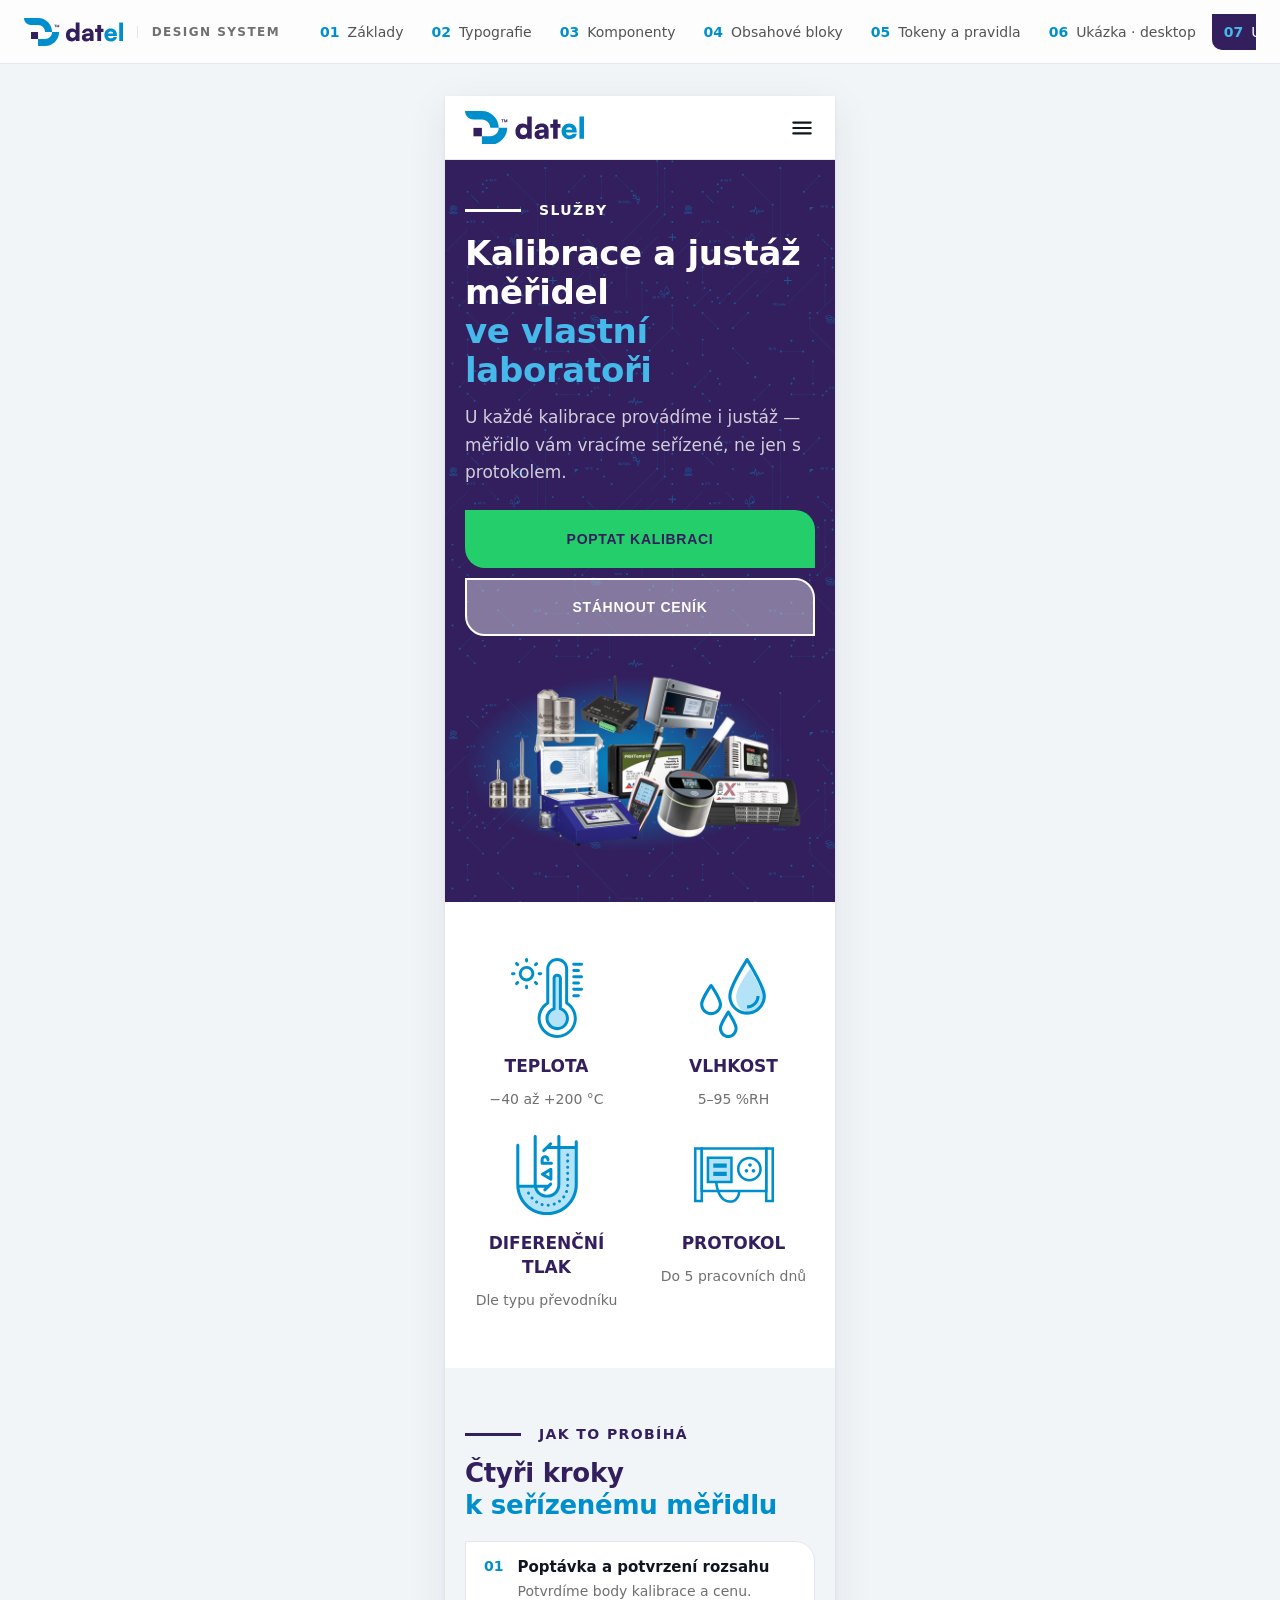
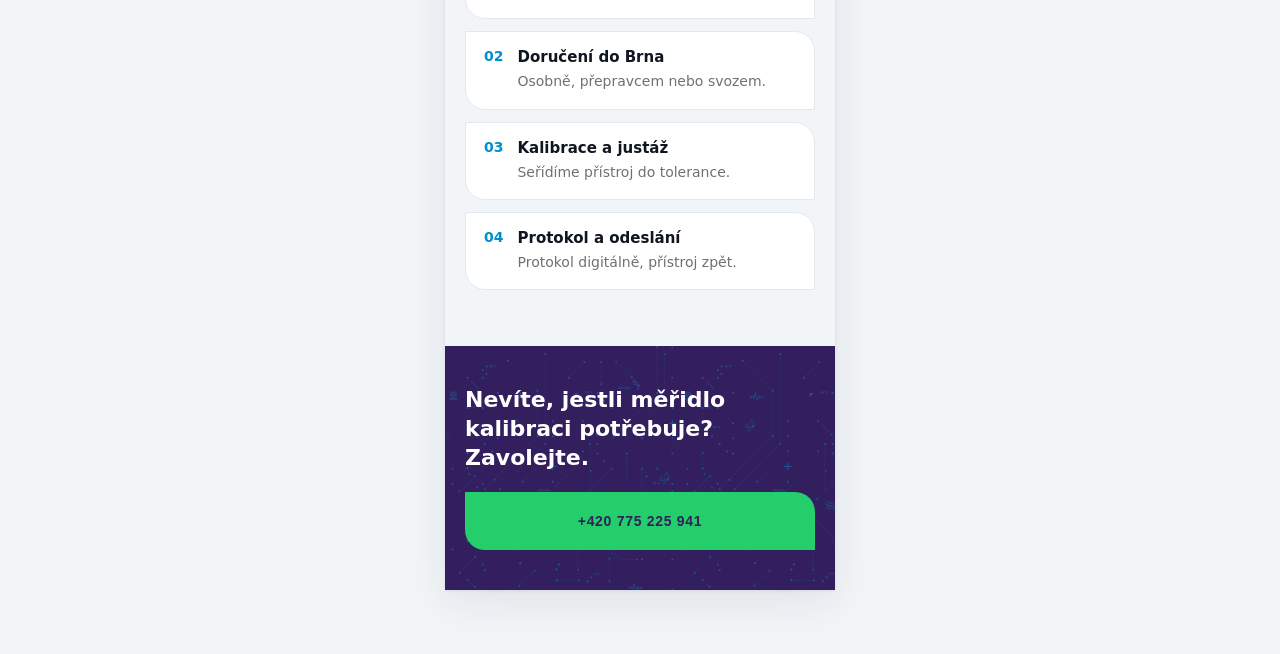
<file: ukazka-mobil.html>
<!DOCTYPE html>
<html lang="cs">
<head>
<meta charset="utf-8">
<meta name="viewport" content="width=device-width, initial-scale=1">
<title>Ukázka · mobil · DATEL design system</title>
<link rel="icon" href="assets/logo/DATEL_SYMBOL_barevny_svetly_podklad.svg" type="image/svg+xml">
<link rel="preconnect" href="https://api.fontshare.com" crossorigin>
<link rel="stylesheet" href="https://api.fontshare.com/v2/css?f[]=satoshi@300,400,500,700,900&amp;display=swap">
<style>
*{box-sizing:border-box}
body{margin:0;font-family:'Satoshi','Manrope','Segoe UI',system-ui,sans-serif;color:#0F1620;background:#FDFDFD;-webkit-font-smoothing:antialiased}
a{color:#008FCD;text-decoration:none}a:hover{color:#331F5E}
.sheet{padding:64px}
.eyebrow{display:flex;align-items:center;gap:18px;font-weight:700;font-size:14px;line-height:20px;letter-spacing:.1em;text-transform:uppercase;color:#331F5E;margin:0 0 14px}.eyebrow::before{content:"";flex:0 0 auto;width:56px;height:3px;background:currentColor}
.sec-title{font-weight:700;font-size:34px;line-height:1.12;letter-spacing:-.01em;margin:0 0 8px;color:#331F5E}
.sec-note{font-size:15px;line-height:1.6;color:#535353;margin:0;max-width:64ch}
.hr{height:1px;background:#E4E8EE;border:0;margin:48px 0}
.grid{display:grid;gap:24px}
.stack{display:flex;flex-direction:column}
.row{display:flex;align-items:center}
.mono{font-family:'JetBrains Mono',ui-monospace,'Cascadia Mono',Consolas,monospace;font-size:12px;letter-spacing:.01em}
.card{background:#FFFFFF;border:1px solid #E4E8EE;border-radius: 0 20px 0 20px}
.lbl{font-weight:700;font-size:11px;letter-spacing:.12em;text-transform:uppercase;color:#707070}

.dtl-pattern{position:absolute;inset:0;pointer-events:none;background-image:url(assets/pattern.svg);background-repeat:repeat;background-size:235.25px 262.5px;background-position:0 0}
    body{background:#fff}
    .btn{position:relative;display:inline-flex;align-items:center;justify-content:center;gap:10px;padding:19px 40px;border:0;border-radius: 0 20px 0 20px;font:700 14px/20px 'Satoshi','Manrope',sans-serif;text-transform:uppercase;letter-spacing:.05em;cursor:pointer;color:#000}
</style>
<link rel="stylesheet" href="css/styleguide.css">
</head>
<body class="sg">
<header class="sg-bar">
  <a class="sg-brand" href="index.html"><img src="assets/logo/DATEL_LOGO_horizontalni_barevne_na_svetly_podklad.svg" alt="DATEL"><span>Design system</span></a>
  <nav class="sg-nav" aria-label="Stránky design systemu"><a href="zaklady.html"><b>01</b>Základy</a><a href="typografie.html"><b>02</b>Typografie</a><a href="komponenty.html"><b>03</b>Komponenty</a><a href="bloky.html"><b>04</b>Obsahové bloky</a><a href="tokeny.html"><b>05</b>Tokeny a pravidla</a><a href="ukazka-desktop.html"><b>06</b>Ukázka · desktop</a><a href="ukazka-mobil.html" aria-current="page"><b>07</b>Ukázka · mobil</a></nav>
</header>
<main class="sg-frame"><div class="sg-board" data-width="390" style="width:390px">
<div style="width: 390px; background: #fff">

  <div style="display: flex; align-items: center; justify-content: space-between; height: 64px; padding: 0 20px; border-bottom: 1px solid #E4E8EE">
    <span style="width: 119px; aspect-ratio: 3.5262; display: inline-flex; flex: 0 0 auto"><svg aria-hidden="true" style="width:100%;height:100%;display:block" xmlns="http://www.w3.org/2000/svg" viewBox="0 0 90.34 25.62"><g><g><path fill="#331F5E" stroke-width="0px" d="m38.29,15.56c0-3.57,2.13-6.05,5.55-6.05,1.39,0,2.72.56,3.37,1.39v-6.74h3.46v16.94h-3.26l-.18-1.44c-.61,1.03-2,1.73-3.62,1.73-3.24,0-5.33-2.29-5.33-5.84m8.9-.14c0-1.69-1.12-2.81-2.74-2.81s-2.67,1.15-2.67,2.81,1.03,2.81,2.67,2.81,2.74-1.12,2.74-2.81"/><path fill="#331F5E" stroke-width="0px" d="m52.81,17.81c0-2.07,1.46-3.35,4.16-3.55l3.15-.25v-.18c0-1.1-.67-1.69-1.91-1.69-1.46,0-2.25.56-2.25,1.57h-2.88c0-2.54,2.09-4.2,5.3-4.2s5.1,1.82,5.1,5.03v6.56h-3.06l-.22-1.48c-.36,1.03-1.84,1.78-3.53,1.78-2.38,0-3.87-1.39-3.87-3.6m7.33-.9v-.61l-1.75.16c-1.51.14-2.05.47-2.05,1.19,0,.81.49,1.19,1.55,1.19,1.33,0,2.25-.65,2.25-1.93"/><path fill="#331F5E" stroke-width="0px" d="m66.93,21.11v-8.36h-2.14v-2.88h2.13v-3.48h3.46v3.48h2.13v2.88h-2.13v8.36h-3.46Z"/><path fill="#331F5E" stroke-width="0px" d="m27.64,6.24h1.81v.47h-.65v1.84h-.5v-1.84h-.65v-.47Z"/><path fill="#331F5E" stroke-width="0px" d="m29.76,8.54v-2.3h.49l.68,1.72.69-1.72h.49v2.3h-.49v-.48c-.01-.26,0-.52.02-.78l-.49,1.26h-.46l-.49-1.26c.03.2.04.41.03.62v.64h-.49Z"/><rect fill="#331F5E" stroke-width="0px" x="6.4" y="12.81" width="6.41" height="6.41"/><path stroke-width="0px" fill="#008FCD" d="m73.35,15.47c0-3.51,2.36-5.96,5.75-5.96s5.73,2.31,5.73,5.98v.88l-8.16.04c.2,1.48,1.03,2.18,2.56,2.18,1.3,0,2.22-.47,2.47-1.28h3.17c-.4,2.5-2.63,4.09-5.71,4.09-3.39,0-5.82-2.47-5.82-5.93m3.37-1.19h4.67c0-1.19-.88-1.96-2.27-1.96s-2.14.61-2.41,1.96"/><rect stroke-width="0px" fill="#008FCD" x="86.88" y="4.16" width="3.46" height="16.94"/><path stroke-width="0px" fill="#008FCD" d="m32.03,12.81h0c0,7.07-5.74,12.81-12.81,12.81h-6.41v-6.4h6.41c3.54,0,6.41-2.87,6.41-6.41h0s6.4,0,6.4,0Z"/><path stroke-width="0px" fill="#008FCD" d="m25.63,12.81h-6.41c0-3.54-2.87-6.41-6.41-6.41h-6.41C2.87,6.4,0,3.54,0,0h0s12.82,0,12.82,0c7.07,0,12.81,5.74,12.81,12.81"/></g></g></svg></span>
    <svg width="26" height="26" viewBox="0 0 24 24" fill="none" stroke="#0F1620" stroke-width="2" stroke-linecap="round" aria-hidden="true"><path d="M4 7h16"></path><path d="M4 12h16"></path><path d="M4 17h16"></path></svg>
  </div>

  <div style="background: #331F5E; padding: 40px 20px 44px; position: relative; overflow: hidden">
    <div aria-hidden="true" class="dtl-pattern" style="opacity: 0.5"></div>
    <div style="position: relative">
      <p class="eyebrow" style="color: #FDFDFD">Služby</p>
      <h1 style="margin: 0 0 14px; font-weight: 700; font-size: 34px; line-height: 1.15; letter-spacing: -.01em; "><span style="color: #FDFDFD">Kalibrace a justáž měřidel</span><br><span style="color: #46B9EB">ve vlastní laboratoři</span></h1>
      <p style="margin: 0 0 24px; font-size: 17px; line-height: 1.6; color: rgba(255,255,255,.78)">U každé kalibrace provádíme i justáž &mdash; měřidlo vám vracíme seřízené, ne jen s protokolem.</p>
      <div style="display: flex; flex-direction: column; gap: 10px">
        <button class="btn" style="background: #23CE6B; color: #331F5E; width: 100%">POPTAT KALIBRACI</button>
        <button class="btn" style="background: rgba(253,253,253,.4); border: 2px solid #FDFDFD; color: #FDFDFD; padding: 17px 38px; width: 100%">STÁHNOUT CENÍK</button>
      </div>
      <img src="assets/img/monitoring.png" alt="Měřicí přístroje a dataloggery" style="display: block; width: 100%; height: auto; margin-top: 28px">
    </div>
  </div>

  <div style="padding: 56px 20px">
    <div style="display: grid; grid-template-columns: 1fr 1fr; gap: 24px">
      <div style="max-width: 170px; margin: 0 auto; display: flex; flex-direction: column; align-items: center; text-align: center">
          <span style="width: 80px; height: 80px; display: inline-flex; flex: 0 0 auto; margin-bottom: 16px"><svg aria-hidden="true" style="width:100%;height:100%;display:block" xmlns="http://www.w3.org/2000/svg" viewBox="0 0 24 24"><g><g><g><path fill="#B4E2F6" d="M13.75,5.79l.35,9.11-2.54,2.18.4,2.49s1.75,1.41,2.46,1.41,3.49-.87,3.49-1.61-.31-3.24-1.09-3.75-1.02-9.43-1.46-9.8-1.62-.03-1.62-.03Z"/><g><path fill="#008FCD" d="M14.98,24c-3.24-.05-5.83-2.72-5.79-5.97.03-1.92,1-3.71,2.59-4.78V3.27C11.8,1.46,13.27,0,15.09,0c1.8.01,3.25,1.46,3.26,3.26v9.98c1.63,1.09,2.6,2.92,2.59,4.87,0,3.24-2.63,5.87-5.87,5.88-.03,0-.05,0-.08,0ZM12.69,3.27v10.23c0,.16-.08.3-.22.39-2.34,1.44-3.07,4.5-1.63,6.84.89,1.45,2.46,2.34,4.16,2.37.03,0,.06,0,.09,0,1.3,0,2.55-.51,3.47-1.43,1.96-1.93,1.98-5.07.05-7.03-.28-.29-.6-.54-.95-.75-.14-.08-.22-.23-.22-.39V3.27c.01-1.31-1.04-2.39-2.36-2.4s-2.39,1.04-2.4,2.36v.04h0ZM14.9,21.64h0c-1.94-.09-3.44-1.74-3.34-3.68.06-1.34.89-2.53,2.12-3.06V6.1c0-.77.64-1.39,1.41-1.38.76,0,1.37.62,1.38,1.38v8.79c1.78.77,2.6,2.84,1.83,4.63-.56,1.29-1.82,2.12-3.23,2.12-.05,0-.11,0-.16,0h0ZM14.57,6.1v9.11c0,.2-.13.37-.31.43-1.37.44-2.13,1.92-1.68,3.29.33,1.03,1.27,1.75,2.36,1.8.05,0,.09,0,.14,0,1.44,0,2.6-1.17,2.6-2.61,0-1.13-.73-2.14-1.81-2.49-.19-.06-.31-.23-.31-.43V6.1c0-.27-.21-.5-.48-.5s-.5.21-.5.48v.02ZM20.02,11.74c-.25,0-.45-.21-.44-.46,0-.24.2-.44.44-.44h1.41c.25,0,.46.19.46.44s-.19.46-.44.46h-1.44ZM20.02,9.85c-.25,0-.46-.19-.46-.44s.19-.46.44-.46h2.38c.25,0,.45.21.44.46,0,.24-.2.44-.44.44h-2.36ZM5.42,8.93v-.47c0-.25.21-.45.46-.44.24,0,.44.2.44.44v.47c0,.25-.21.45-.46.44-.24,0-.44-.2-.44-.44ZM8.55,8.01l-.33-.33c-.18-.18-.18-.46,0-.64.18-.18.46-.18.64,0l.33.33c.18.18.18.46,0,.64-.09.08-.2.13-.32.13s-.23-.05-.32-.13h0ZM2.55,8.01c-.09-.09-.13-.2-.13-.32,0-.12.05-.24.13-.32l.33-.33c.18-.17.47-.17.64.01.17.18.17.45,0,.63l-.33.33c-.08.09-.2.13-.32.13-.12,0-.24-.05-.32-.13h0ZM20.02,7.97c-.25,0-.45-.21-.44-.46,0-.24.2-.44.44-.44h1.41c.25,0,.46.19.46.44s-.19.46-.44.46h-1.44ZM4.98,6.85c-.57-.24-1.03-.69-1.27-1.27-.48-1.2.1-2.56,1.3-3.04,1.18-.47,2.52.08,3.02,1.25.49,1.19-.07,2.56-1.26,3.06-.57.24-1.22.24-1.79,0h0ZM5.32,3.36c-.73.3-1.08,1.14-.78,1.87.15.35.43.63.78.78.35.15.75.15,1.1,0,.73-.3,1.08-1.14.78-1.87s-1.14-1.08-1.87-.78h0ZM20.02,6.08c-.25,0-.46-.19-.46-.44s.19-.46.44-.46h2.38c.25,0,.45.21.44.46,0,.24-.2.44-.44.44h-2.36ZM9.64,5.14c-.25,0-.46-.19-.46-.44s.19-.46.44-.46h.49c.25,0,.46.19.46.44s-.19.46-.44.46h-.49ZM1.63,5.14c-.25,0-.45-.21-.44-.46,0-.24.2-.44.44-.44h.47c.25,0,.46.19.46.44s-.19.46-.44.46h-.49ZM20.02,4.19c-.25,0-.45-.21-.44-.46,0-.24.2-.44.44-.44h1.41c.25,0,.46.19.46.44s-.19.46-.44.46h-1.44ZM8.22,2.34c-.18-.18-.18-.46,0-.64l.34-.33c.08-.09.2-.13.32-.13.25,0,.45.2.45.45,0,.12-.05.23-.13.32l-.33.33c-.08.09-.2.13-.32.13-.12,0-.24-.05-.32-.13h0ZM2.88,2.34l-.33-.33c-.18-.17-.19-.46-.01-.64.17-.18.46-.19.64-.01h.01s.33.35.33.35c.18.18.18.46,0,.64-.18.18-.46.18-.64,0h0ZM20.02,2.31c-.25,0-.46-.19-.46-.44s.19-.46.44-.46h2.38c.25,0,.45.21.44.46,0,.24-.2.44-.44.44h-2.36ZM5.42.91v-.47c0-.25.21-.45.46-.44.24,0,.44.2.44.44v.47c0,.25-.21.45-.46.44-.24,0-.44-.2-.44-.44Z"/></g></g></g></g></svg></span>
          <p style="margin: 0 0 10px; font-weight: 700; font-size: 17px; line-height: 24px; color: #331F5E; text-transform: uppercase">Teplota</p>
          <p style="margin: 0; font-size: 14px; line-height: 23px; color: #707070">&minus;40 až +200&nbsp;&deg;C</p>
        </div>
      <div style="max-width: 170px; margin: 0 auto; display: flex; flex-direction: column; align-items: center; text-align: center">
          <span style="width: 80px; height: 80px; display: inline-flex; flex: 0 0 auto; margin-bottom: 16px"><svg aria-hidden="true" style="width:100%;height:100%;display:block" xmlns="http://www.w3.org/2000/svg" viewBox="0 0 24 24"><g><g><g><path fill="#B4E2F6" d="M17.17,3.24s-4.27,5.56-4.23,8.5c.03,2.94,2.06,4.72,4.58,4.65s4.06-2.55,3.74-4.51c-.31-1.96-4.09-8.64-4.09-8.64Z"/><g><path fill="#008FCD" d="M7.78,21.05c0-1.4,2.17-4.71,2.42-5.09.16-.21.46-.26.67-.1.04.03.07.06.1.1.25.38,2.42,3.69,2.42,5.09,0,1.6-1.29,2.95-2.81,2.95h0c-1.52,0-2.81-1.35-2.81-2.95ZM10.59,17.08c-.85,1.36-1.88,3.25-1.88,3.97,0,1.08.88,2.02,1.88,2.02s1.88-.94,1.88-2.02c0-.72-1.03-2.62-1.88-3.97h0ZM2.15,13.87c0-1.65,2.6-5.47,2.9-5.89.16-.21.46-.25.67-.09,0,0,0,0,0,0,.03.03.06.06.09.09.3.43,2.9,4.24,2.9,5.89,0,1.81-1.47,3.28-3.28,3.28s-3.28-1.47-3.28-3.28ZM3.08,13.87c0,1.3,1.05,2.35,2.35,2.35s2.35-1.05,2.35-2.35c0-.91-1.31-3.22-2.35-4.8-1.03,1.58-2.35,3.89-2.35,4.8h0ZM10.8,12.91c-.6-1.7.37-3.95.37-3.95C12.51,5.43,15.7.41,15.83.2c.15-.22.45-.27.67-.11,0,0,0,0,0,0,.04.03.08.07.11.11.22.33,5.24,8.23,5.24,11.18,0,3.11-2.52,5.63-5.63,5.63-2.52,0-4.73-1.68-5.42-4.1ZM12.04,9.28c-.83,1.99-.34,3.37-.34,3.37.7,2.5,3.3,3.95,5.79,3.25,2.03-.57,3.43-2.42,3.43-4.52,0-2.04-3.09-7.46-4.69-10.06-.91,1.47-3.15,5.23-4.18,7.95h0ZM16.22,14.2c1.56,0,2.82-1.26,2.82-2.82.01,0,.93,0,.93,0,0,2.07-1.68,3.75-3.75,3.75,0-.02,0-.92,0-.93h0Z"/></g></g></g></g></svg></span>
          <p style="margin: 0 0 10px; font-weight: 700; font-size: 17px; line-height: 24px; color: #331F5E; text-transform: uppercase">Vlhkost</p>
          <p style="margin: 0; font-size: 14px; line-height: 23px; color: #707070">5&ndash;95&nbsp;%RH</p>
        </div>
      <div style="max-width: 170px; margin: 0 auto; display: flex; flex-direction: column; align-items: center; text-align: center">
          <span style="width: 80px; height: 80px; display: inline-flex; flex: 0 0 auto; margin-bottom: 16px"><svg aria-hidden="true" style="width:100%;height:100%;display:block" xmlns="http://www.w3.org/2000/svg" viewBox="0 0 24 24"><g><g><g><path fill="#B4E2F6" d="M3.11,15.75s1.66,5.31,4.84,6.59,6.4,1.38,8.68-.09,4.03-5.07,3.98-6.92c-.05-1.85-.3-12.03-.3-12.03l-4.53.55-.24,12.05-1.75,1.9s-2.99.47-3.51.14-2.16-2.12-2.16-2.12l-5-.06Z"/><g><path fill="#008FCD" d="M11.88,24c-5.02-.01-9.09-4.08-9.1-9.1V3.05c0-.25.2-.46.46-.46s.46.2.46.46v11.85h4.3V.46C8,.21,8.2,0,8.46,0s.46.2.46.46v14.44h3.34l.51-.51c.17-.18.46-.19.65-.02.18.17.19.46.02.65,0,0-.01.01-.02.02l-1.75,1.76c-.18.18-.47.17-.65,0-.17-.18-.17-.46,0-.64l.33-.33h-2.28c.4,1.22,1.54,2.06,2.82,2.06h.24c1.64,0,2.96-1.33,2.97-2.97V4.21h-2.93l-.82.82c-.19.17-.48.16-.65-.03-.16-.17-.16-.44,0-.62l2.07-2.07c.19-.17.48-.15.65.04.15.17.15.43,0,.6l-.33.34h2.01V.46c0-.25.2-.46.46-.46s.46.2.46.46v2.84h4.3v-1.27c0-.25.2-.46.46-.46s.46.2.46.46v12.87c-.01,5.02-4.08,9.09-9.1,9.1h-.24ZM11.88,23.09h.24c4.52-.01,8.17-3.67,8.19-8.19V4.21h-4.3v10.69c0,2.14-1.74,3.88-3.88,3.88h-.24c-1.79,0-3.35-1.23-3.77-2.97H3.75c.47,4.14,3.97,7.26,8.13,7.28h0ZM12.36,21.53c-.24,0-.45-.19-.46-.44-.01-.25.18-.47.44-.48s.47.18.48.44c.01.25-.18.47-.43.48h-.02ZM10.42,21.32c-.25-.06-.39-.31-.33-.55.06-.25.31-.39.55-.33.01,0,.02,0,.03,0,.24.07.38.33.31.57-.06.19-.23.33-.44.33-.04,0-.09,0-.13-.02h0ZM13.72,20.88c-.08-.24.04-.5.27-.59h0c.23-.09.5.02.6.25s-.02.5-.25.6c-.01,0-.02,0-.04.01-.05.02-.1.03-.15.03-.19,0-.37-.12-.43-.3h0ZM8.65,20.49h0c-.21-.14-.27-.42-.14-.64s.42-.27.63-.14.27.42.14.63c0,0,0,0,0,0-.08.13-.23.21-.38.21-.09,0-.18-.02-.25-.07h0ZM15.38,20.13c-.15-.2-.11-.49.09-.64.2-.15.49-.11.64.09.15.2.11.49-.09.64h0c-.08.06-.18.09-.27.09-.14,0-.28-.07-.37-.18h0ZM7.17,19.23c-.17-.19-.16-.48.03-.65.19-.17.48-.16.65.03.17.19.16.47-.03.65-.08.08-.19.12-.31.12-.13,0-.25-.05-.34-.15h0ZM16.76,18.93c-.2-.15-.25-.44-.1-.64.15-.2.44-.25.64-.1.2.15.25.43.1.64-.09.12-.22.19-.37.19-.1,0-.19-.03-.27-.08h0ZM6.05,17.66c-.12-.22-.04-.5.18-.62.22-.12.5-.04.62.18,0,0,0,0,0,0h0c.12.22.04.5-.19.62-.07.04-.14.06-.22.06-.17,0-.32-.09-.4-.24h0ZM17.72,17.37c-.24-.08-.37-.34-.28-.58.08-.24.34-.37.58-.28s.37.34.28.58c-.06.18-.24.31-.43.31-.05,0-.1,0-.15-.02h0ZM18.18,15.61c-.25,0-.45-.22-.44-.47s.22-.45.47-.44c.25,0,.45.22.44.47h0s0,0,0,0c0,.25-.21.44-.46.44h-.01ZM17.74,13.32c0-.25.2-.46.46-.46s.46.2.46.46-.2.46-.46.46c-.25,0-.45-.2-.46-.45h0ZM12.93,13.62l-2.51-1.45c-.22-.13-.29-.41-.17-.62.04-.07.1-.13.17-.17l2.51-1.45c.14-.08.32-.08.46,0,.14.08.23.23.23.4v2.9c0,.16-.09.31-.23.4-.07.04-.15.06-.23.06-.08,0-.16-.02-.23-.06h0ZM11.56,11.77l1.14.66v-1.32l-1.14.66ZM17.74,11.49c0-.25.2-.46.46-.46s.46.2.46.46-.2.46-.46.46c-.25,0-.45-.2-.46-.45h0ZM17.74,9.66c0-.25.2-.46.46-.46s.46.2.46.46-.2.46-.46.46c-.25,0-.45-.2-.46-.45h0ZM10.55,8.95c-.25,0-.46-.2-.46-.46v-1.06c0-.73.59-1.33,1.33-1.33h0c.74,0,1.33.6,1.33,1.33,0,.25-.2.46-.46.46s-.46-.2-.46-.46c0-.23-.19-.42-.42-.42-.23,0-.42.19-.42.42h0v.61h2.33c.25,0,.46.2.46.46s-.2.46-.46.46h-2.79ZM17.74,7.83c0-.25.2-.46.46-.46s.46.2.46.46-.2.46-.46.46c-.25,0-.45-.2-.46-.45h0ZM17.74,6c0-.25.2-.46.46-.46s.46.2.46.46-.2.46-.46.46c-.25,0-.45-.2-.46-.46h0Z"/></g></g></g></g></svg></span>
          <p style="margin: 0 0 10px; font-weight: 700; font-size: 17px; line-height: 24px; color: #331F5E; text-transform: uppercase">Diferenční tlak</p>
          <p style="margin: 0; font-size: 14px; line-height: 23px; color: #707070">Dle typu převodníku</p>
        </div>
      <div style="max-width: 170px; margin: 0 auto; display: flex; flex-direction: column; align-items: center; text-align: center">
          <span style="width: 80px; height: 80px; display: inline-flex; flex: 0 0 auto; margin-bottom: 16px"><svg aria-hidden="true" style="width:100%;height:100%;display:block" xmlns="http://www.w3.org/2000/svg" viewBox="0 0 24 24"><g><g><g><rect fill="#B4E2F6" x="4.3" y="6.72" width="6.71" height="7.5"/><g><path fill="#008FCD" d="M22.06,17.18H1.94V3.66h20.11v13.52ZM2.71,16.41h18.59V4.42H2.71v11.99Z"/><path fill="#008FCD" d="M2.71,20.15H0V3.66h2.71v16.49ZM.76,19.39h1.18V4.42H.76v14.97Z"/></g><path fill="#008FCD" d="M11.61,14.48H3.8V6.45h7.81v8.03ZM4.56,13.72h6.29v-6.5h-6.29v6.5Z"/><rect fill="#008FCD" x="5.78" y="8.55" width="4.04" height="1.27"/><rect fill="#008FCD" x="5.78" y="11.02" width="4.04" height="1.27"/><g><path fill="#008FCD" d="M24,20.15h-2.71V3.66h2.71v16.49ZM22.06,19.39h1.18V4.42h-1.18v14.97Z"/><path fill="#008FCD" d="M16.62,13.95c-1,0-1.93-.39-2.64-1.09s-1.09-1.64-1.09-2.64c0-1,.39-1.93,1.09-2.64.7-.7,1.64-1.09,2.64-1.09h0c2.06,0,3.73,1.67,3.73,3.73,0,1-.39,1.93-1.09,2.64-.7.7-1.64,1.09-2.64,1.09h0ZM16.62,7.24h0c-.79,0-1.54.31-2.1.87-.56.56-.87,1.31-.87,2.1,0,1.64,1.33,2.97,2.97,2.97h0c1.64,0,2.97-1.33,2.97-2.97,0-1.64-1.33-2.97-2.97-2.97Z"/><circle fill="#008FCD" cx="15.74" cy="10.75" r=".55"/><path fill="#008FCD" d="M17.36,9.01c0,.31-.25.55-.55.55s-.55-.25-.55-.55.25-.55.55-.55.55.25.55.55Z"/><path fill="#008FCD" d="M18.38,10.75c0,.31-.25.55-.55.55s-.55-.25-.55-.55.25-.55.55-.55.55.25.55.55Z"/><path fill="#008FCD" d="M10.95,20.34c-.3,0-.62-.04-.96-.11-3.31-.73-3.68-5.89-3.7-6.11l.76-.05s.35,4.8,3.1,5.41c.87.19,1.56.09,2.06-.31.88-.7.99-2.09,1-2.65h.76c0,.68-.15,2.34-1.29,3.25-.48.38-1.06.57-1.75.57Z"/></g></g></g></g></svg></span>
          <p style="margin: 0 0 10px; font-weight: 700; font-size: 17px; line-height: 24px; color: #331F5E; text-transform: uppercase">Protokol</p>
          <p style="margin: 0; font-size: 14px; line-height: 23px; color: #707070">Do 5 pracovních dnů</p>
        </div>
    </div>
  </div>

  <div style="background: #F2F5F8; padding: 56px 20px">
    <p class="eyebrow">Jak to probíhá</p>
    <h2 style="margin: 0 0 20px; font-weight: 700; font-size: 26px; line-height: 1.2; letter-spacing: -.01em"><span style="color: #331F5E">Čtyři kroky</span><br><span style="color: #008FCD">k seřízenému měřidlu</span></h2>
    <div style="display: flex; flex-direction: column; gap: 12px">
      <div style="display: flex; gap: 14px; background: #fff; border: 1px solid #E4E8EE; border-radius:  0 20px 0 20px; padding: 16px 18px">
        <span style="font-weight: 700; font-size: 14px; color: #008FCD">01</span>
        <div><p style="margin: 0; font-weight: 700; font-size: 15px">Poptávka a potvrzení rozsahu</p><p style="margin: 4px 0 0; font-size: 14px; line-height: 1.6; color: #707070">Potvrdíme body kalibrace a cenu.</p></div>
      </div>
      <div style="display: flex; gap: 14px; background: #fff; border: 1px solid #E4E8EE; border-radius:  0 20px 0 20px; padding: 16px 18px">
        <span style="font-weight: 700; font-size: 14px; color: #008FCD">02</span>
        <div><p style="margin: 0; font-weight: 700; font-size: 15px">Doručení do Brna</p><p style="margin: 4px 0 0; font-size: 14px; line-height: 1.6; color: #707070">Osobně, přepravcem nebo svozem.</p></div>
      </div>
      <div style="display: flex; gap: 14px; background: #fff; border: 1px solid #E4E8EE; border-radius:  0 20px 0 20px; padding: 16px 18px">
        <span style="font-weight: 700; font-size: 14px; color: #008FCD">03</span>
        <div><p style="margin: 0; font-weight: 700; font-size: 15px">Kalibrace a justáž</p><p style="margin: 4px 0 0; font-size: 14px; line-height: 1.6; color: #707070">Seřídíme přístroj do tolerance.</p></div>
      </div>
      <div style="display: flex; gap: 14px; background: #fff; border: 1px solid #E4E8EE; border-radius:  0 20px 0 20px; padding: 16px 18px">
        <span style="font-weight: 700; font-size: 14px; color: #008FCD">04</span>
        <div><p style="margin: 0; font-weight: 700; font-size: 15px">Protokol a odeslání</p><p style="margin: 4px 0 0; font-size: 14px; line-height: 1.6; color: #707070">Protokol digitálně, přístroj zpět.</p></div>
      </div>
    </div>
  </div>

  <div style="background: #331F5E; padding: 40px 20px; position: relative; overflow: hidden"><div aria-hidden="true" class="dtl-pattern" style="opacity: 0.5"></div>
    <p style="position: relative; margin: 0 0 20px; font-weight: 700; font-size: 22px; line-height: 1.3; color: #fff">Nevíte, jestli měřidlo kalibraci potřebuje? Zavolejte.</p>
    <button class="btn" style="background: #23CE6B; color: #331F5E; width: 100%">+420 775 225 941</button>
  </div>

</div>
</div></main>
<script src="js/styleguide.js"></script>
</body>
</html>
</file>
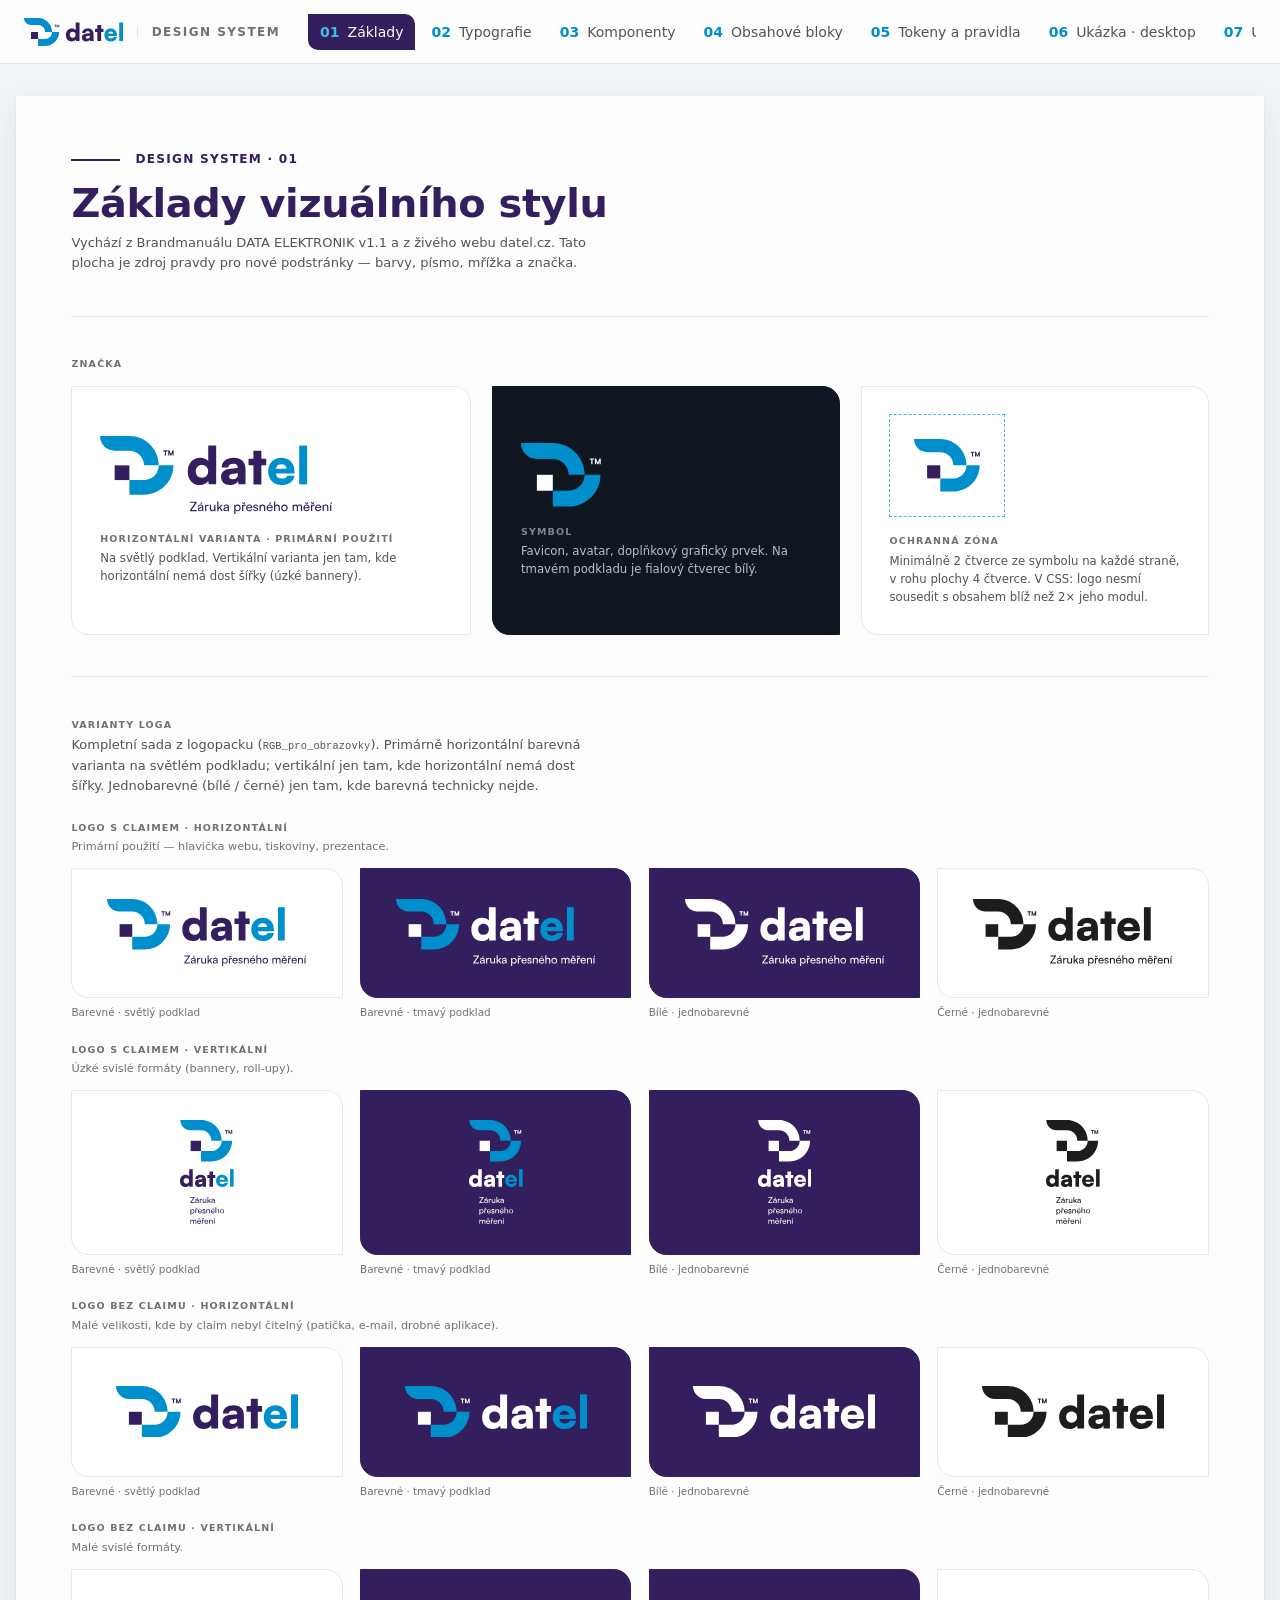
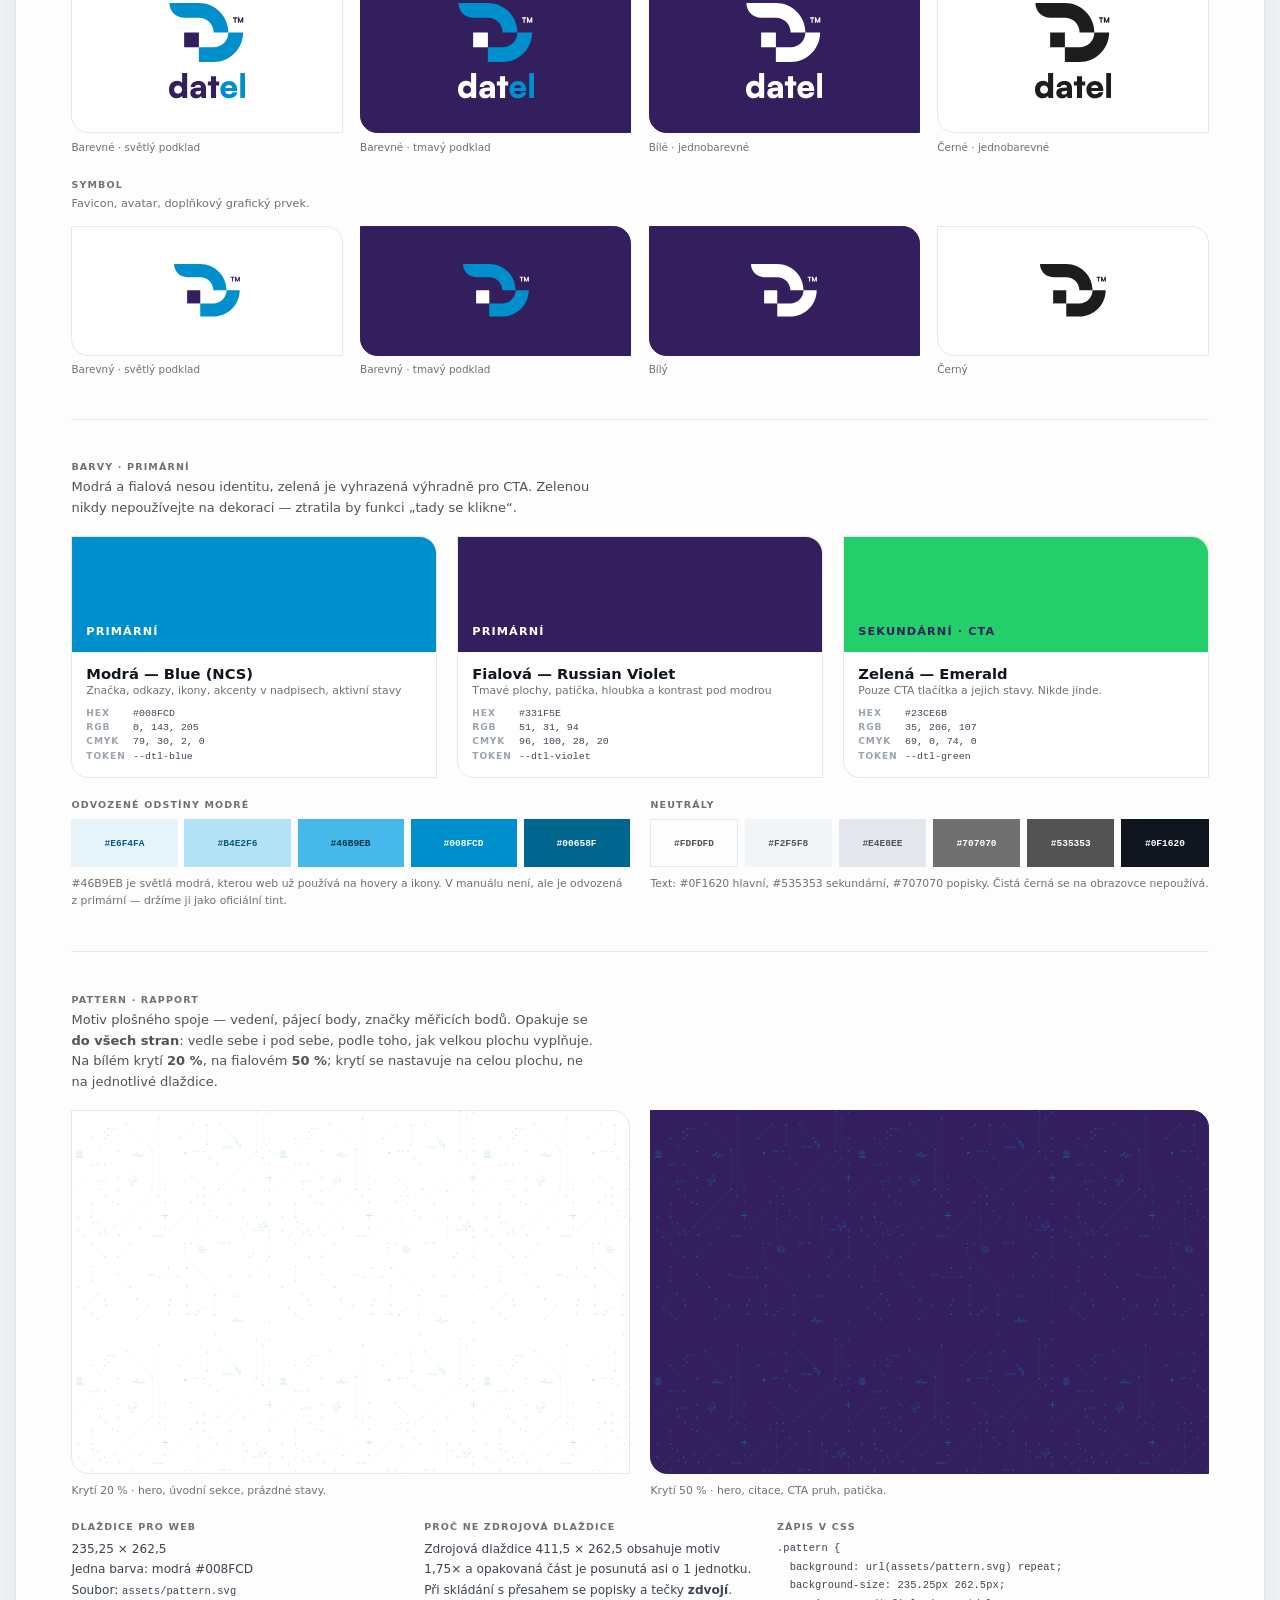
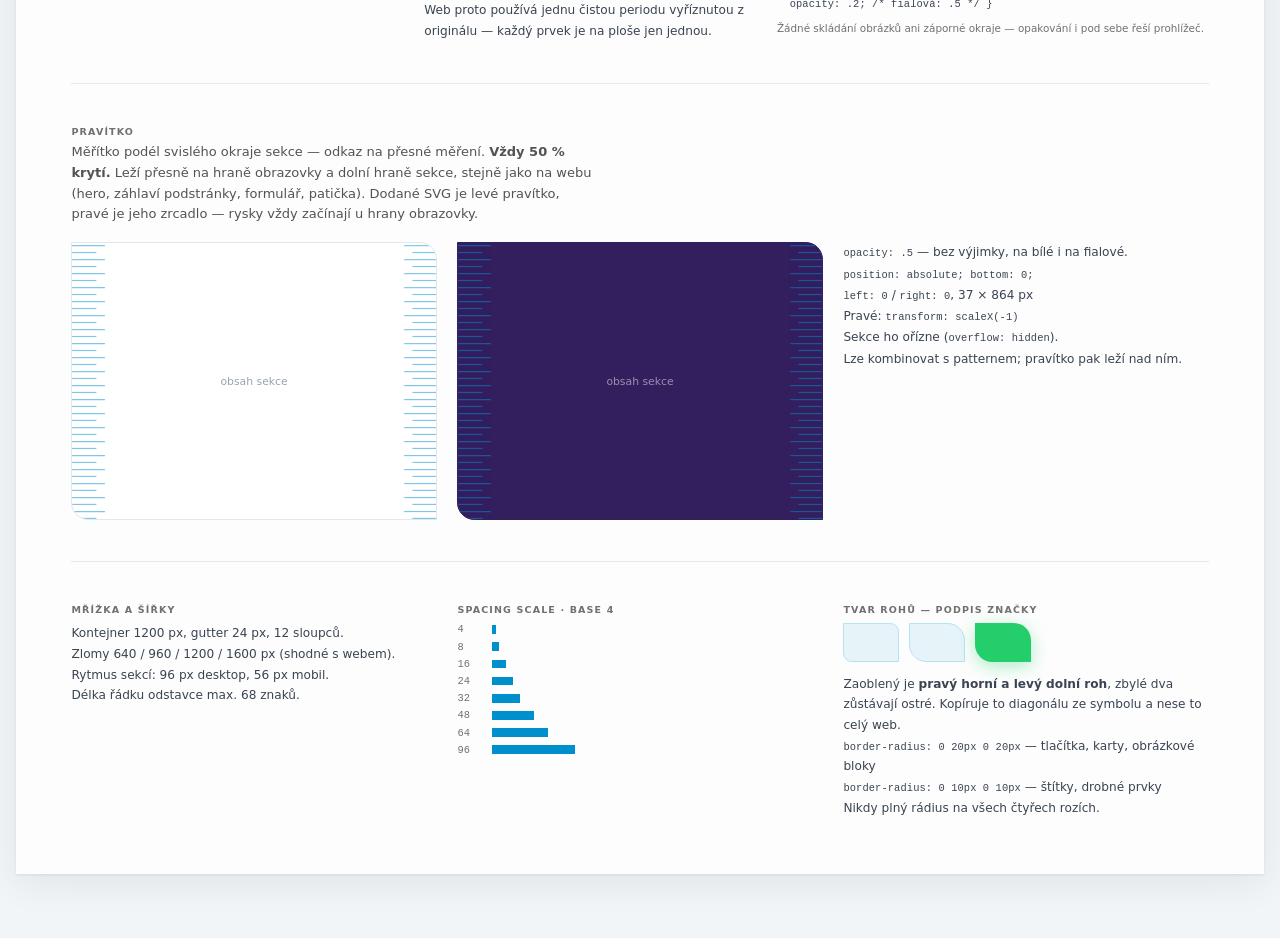
<file: zaklady.html>
<!DOCTYPE html>
<html lang="cs">
<head>
<meta charset="utf-8">
<meta name="viewport" content="width=device-width, initial-scale=1">
<title>Základy · DATEL design system</title>
<link rel="icon" href="assets/logo/DATEL_SYMBOL_barevny_svetly_podklad.svg" type="image/svg+xml">
<link rel="preconnect" href="https://api.fontshare.com" crossorigin>
<link rel="stylesheet" href="https://api.fontshare.com/v2/css?f[]=satoshi@300,400,500,700,900&amp;display=swap">
<style>
*{box-sizing:border-box}
body{margin:0;font-family:'Satoshi','Manrope','Segoe UI',system-ui,sans-serif;color:#0F1620;background:#FDFDFD;-webkit-font-smoothing:antialiased}
a{color:#008FCD;text-decoration:none}a:hover{color:#331F5E}
.sheet{padding:64px}
.eyebrow{display:flex;align-items:center;gap:18px;font-weight:700;font-size:14px;line-height:20px;letter-spacing:.1em;text-transform:uppercase;color:#331F5E;margin:0 0 14px}.eyebrow::before{content:"";flex:0 0 auto;width:56px;height:3px;background:currentColor}
.sec-title{font-weight:700;font-size:34px;line-height:1.12;letter-spacing:-.01em;margin:0 0 8px;color:#331F5E}
.sec-note{font-size:15px;line-height:1.6;color:#535353;margin:0;max-width:64ch}
.hr{height:1px;background:#E4E8EE;border:0;margin:48px 0}
.grid{display:grid;gap:24px}
.stack{display:flex;flex-direction:column}
.row{display:flex;align-items:center}
.mono{font-family:'JetBrains Mono',ui-monospace,'Cascadia Mono',Consolas,monospace;font-size:12px;letter-spacing:.01em}
.card{background:#FFFFFF;border:1px solid #E4E8EE;border-radius: 0 20px 0 20px}
.lbl{font-weight:700;font-size:11px;letter-spacing:.12em;text-transform:uppercase;color:#707070}

.dtl-pattern{position:absolute;inset:0;pointer-events:none;background-image:url(assets/pattern.svg);background-repeat:repeat;background-size:235.25px 262.5px;background-position:0 0}
    .swatch{border-radius: 0 20px 0 20px;overflow:hidden;border:1px solid #E4E8EE;background:#fff}
    .swatch .chip{height:132px;display:flex;align-items:flex-end;padding:16px}
    .swatch .meta{padding:16px 16px 18px}
    .swatch .name{font-weight:700;font-size:17px;margin:0 0 2px}
    .swatch .role{font-size:12.5px;color:#707070;margin:0 0 12px}
    .swatch dl{margin:0;display:grid;grid-template-columns:44px 1fr;row-gap:4px;column-gap:10px}
    .swatch dt{font-weight:700;font-size:10.5px;letter-spacing:.1em;text-transform:uppercase;color:#9AA3AE}
    .swatch dd{margin:0;font-family:ui-monospace,Consolas,monospace;font-size:11.5px;color:#3A4452}
    .tint{height:56px;display:flex;align-items:center;justify-content:center;font-family:ui-monospace,Consolas,monospace;font-size:11px;font-weight:700}
</style>
<link rel="stylesheet" href="css/styleguide.css">
</head>
<body class="sg">
<header class="sg-bar">
  <a class="sg-brand" href="index.html"><img src="assets/logo/DATEL_LOGO_horizontalni_barevne_na_svetly_podklad.svg" alt="DATEL"><span>Design system</span></a>
  <nav class="sg-nav" aria-label="Stránky design systemu"><a href="zaklady.html" aria-current="page"><b>01</b>Základy</a><a href="typografie.html"><b>02</b>Typografie</a><a href="komponenty.html"><b>03</b>Komponenty</a><a href="bloky.html"><b>04</b>Obsahové bloky</a><a href="tokeny.html"><b>05</b>Tokeny a pravidla</a><a href="ukazka-desktop.html"><b>06</b>Ukázka · desktop</a><a href="ukazka-mobil.html"><b>07</b>Ukázka · mobil</a></nav>
</header>
<main class="sg-frame"><div class="sg-board" data-width="1440" style="width:1440px">
<div class="sheet" style="width: 1440px">

  <p class="eyebrow">Design system &middot; 01</p>
  <h1 class="sec-title" style="font-size: 46px">Základy vizuálního stylu</h1>
  <p class="sec-note">Vychází z Brandmanuálu DATA ELEKTRONIK v1.1 a z živého webu datel.cz. Tato plocha je zdroj pravdy pro nové podstránky &mdash; barvy, písmo, mřížka a značka.</p>

  <hr class="hr">

  <p class="lbl" style="margin: 0 0 20px">Značka</p>
  <div style="display: grid; grid-template-columns: 1.15fr 1fr 1fr; gap: 24px; align-items: stretch">

    <div class="card" style="padding: 32px; display: flex; flex-direction: column; gap: 22px; justify-content: center">
      <span style="width: 268px; aspect-ratio: 2.9788; display: inline-flex; flex: 0 0 auto"><svg aria-hidden="true" style="width:100%;height:100%;display:block" xmlns="http://www.w3.org/2000/svg" viewBox="0 0 101.31 34.01"><g><g><path fill="#331F5E" stroke-width="0px" d="m38.29,15.56c0-3.57,2.13-6.05,5.55-6.05,1.39,0,2.72.56,3.37,1.39v-6.74h3.46v16.94h-3.26l-.18-1.44c-.61,1.03-2,1.73-3.62,1.73-3.24,0-5.33-2.29-5.33-5.84m8.9-.14c0-1.69-1.12-2.81-2.74-2.81s-2.67,1.15-2.67,2.81,1.03,2.81,2.67,2.81,2.74-1.12,2.74-2.81"/><path fill="#331F5E" stroke-width="0px" d="m52.81,17.81c0-2.07,1.46-3.35,4.16-3.55l3.15-.25v-.18c0-1.1-.67-1.69-1.91-1.69-1.46,0-2.25.56-2.25,1.57h-2.88c0-2.54,2.09-4.2,5.3-4.2s5.1,1.82,5.1,5.03v6.56h-3.06l-.22-1.48c-.36,1.03-1.84,1.78-3.53,1.78-2.38,0-3.87-1.39-3.87-3.6m7.33-.9v-.61l-1.75.16c-1.51.14-2.05.47-2.05,1.19,0,.81.49,1.19,1.55,1.19,1.33,0,2.25-.65,2.25-1.93"/><path fill="#331F5E" stroke-width="0px" d="m66.93,21.11v-8.36h-2.14v-2.88h2.13v-3.48h3.46v3.48h2.13v2.88h-2.13v8.36h-3.46Z"/><path fill="#331F5E" stroke-width="0px" d="m27.64,6.24h1.81v.47h-.65v1.84h-.5v-1.84h-.65v-.47Z"/><path fill="#331F5E" stroke-width="0px" d="m29.76,8.54v-2.3h.49l.68,1.72.69-1.72h.49v2.3h-.49v-.48c-.01-.26,0-.52.02-.78l-.49,1.26h-.46l-.49-1.26c.03.2.04.41.03.62v.64h-.49Z"/><rect fill="#331F5E" stroke-width="0px" x="6.4" y="12.81" width="6.41" height="6.41"/><path stroke-width="0px" fill="#008FCD" d="m73.35,15.47c0-3.51,2.36-5.96,5.75-5.96s5.73,2.31,5.73,5.98v.88l-8.16.04c.2,1.48,1.03,2.18,2.56,2.18,1.3,0,2.22-.47,2.47-1.28h3.17c-.4,2.5-2.63,4.09-5.71,4.09-3.39,0-5.82-2.47-5.82-5.93m3.37-1.19h4.67c0-1.19-.88-1.96-2.27-1.96s-2.14.61-2.41,1.96"/><rect stroke-width="0px" fill="#008FCD" x="86.88" y="4.16" width="3.46" height="16.94"/><path stroke-width="0px" fill="#008FCD" d="m32.03,12.81h0c0,7.07-5.74,12.81-12.81,12.81h-6.41v-6.4h6.41c3.54,0,6.41-2.87,6.41-6.41h0s6.4,0,6.4,0Z"/><path stroke-width="0px" fill="#008FCD" d="m25.63,12.81h-6.41c0-3.54-2.87-6.41-6.41-6.41h-6.41C2.87,6.4,0,3.54,0,0h0s12.82,0,12.82,0c7.07,0,12.81,5.74,12.81,12.81"/><path fill="#331F5E" stroke-width="0px" d="m42.18,32.77v-.52h-2.23l2.22-3.09v-.5h-2.86v.51h2.17l-2.2,3.08v.52h2.9Zm2.48-3.86h-.52l-.39.76h.41l.49-.76Zm-1.06,3.93c.4.03.78-.17.97-.52l.06.45h.45v-1.74c.05-.57-.37-1.07-.94-1.12-.07,0-.14,0-.21,0-.72,0-1.19.38-1.19.96h.47c0-.34.26-.53.7-.53.31-.05.6.17.65.48,0,.05,0,.1,0,.15v.08l-.87.07c-.65.05-1.03.37-1.03.88,0,.46.36.84.82.85.04,0,.09,0,.13,0Zm.15-.42c-.35,0-.56-.15-.56-.44,0-.27.19-.45.66-.5l.71-.06v.15c.05.42-.26.8-.68.85-.04,0-.09,0-.13,0h0Zm3.66-2.45c-.09-.02-.19-.03-.28-.03-.33-.02-.64.17-.77.48l-.03-.42h-.5v2.77h.53v-1.47c-.04-.42.26-.79.68-.84.05,0,.09,0,.14,0h.24v-.49Zm2.42.02v1.47c0,.6-.27.91-.76.91-.41,0-.66-.23-.66-.82v-1.55h-.53v1.73c0,.68.36,1.12,1.01,1.12.38.02.73-.17.94-.48l.06.42h.48v-2.78h-.53Zm1.85,2.78v-.79l.47-.49.81,1.28h.61l-1.06-1.67,1.06-1.11h-.67l-1.23,1.31v-2.71h-.53v4.18h.53Zm3.09.07c.4.03.78-.17.97-.52l.06.45h.45v-1.74c.05-.57-.37-1.07-.94-1.12-.07,0-.14,0-.21,0-.72,0-1.19.38-1.19.96h.47c0-.34.26-.53.7-.53.31-.05.6.17.65.48,0,.05,0,.1,0,.15v.08l-.87.07c-.65.05-1.03.37-1.03.88,0,.46.36.84.82.85.04,0,.09,0,.13,0Zm.15-.42c-.35,0-.56-.15-.56-.44,0-.27.19-.45.66-.5l.71-.06v.15c.05.42-.26.8-.68.85-.04,0-.08,0-.13,0h0Zm3.62,1.59h.53v-1.7c.21.35.59.56,1,.53.82,0,1.29-.64,1.29-1.48s-.49-1.45-1.29-1.45c-.42-.02-.81.2-1.01.58l-.04-.5h-.48v4.02Zm.54-2.63c-.06-.48.28-.92.76-.98.04,0,.08,0,.11,0,.48,0,.88.39.88.87,0,.04,0,.07,0,.11.06.48-.28.91-.76.97-.04,0-.07,0-.11,0-.48,0-.88-.39-.88-.87,0-.03,0-.07,0-.1Zm3.28-1.74h.6l.47-.78h-.44l-.32.53-.33-.53h-.44l.47.78Zm1.17.32c-.09-.02-.19-.03-.28-.03-.33-.02-.64.17-.77.48l-.03-.42h-.5v2.77h.53v-1.47c-.04-.42.26-.79.68-.84.05,0,.09,0,.14,0h.24v-.49Zm1.6,2.87c.6.06,1.16-.34,1.29-.93h-.5c-.11.33-.43.53-.78.49-.53,0-.84-.32-.87-.91h2.15v-.2c.06-.69-.45-1.31-1.15-1.37-.05,0-.11,0-.16,0-.75,0-1.36.59-1.36,1.34,0,.04,0,.09,0,.13-.06.74.5,1.39,1.24,1.45.05,0,.09,0,.14,0Zm-.02-2.48c.4-.03.74.27.77.67,0,.03,0,.06,0,.1h-1.6c.02-.44.38-.78.82-.77,0,0,0,0,0,0Zm1.68,1.6c0,.53.42.87,1.07.87s1.11-.34,1.11-.86c0-.42-.23-.63-.7-.74l-.49-.12c-.27-.07-.41-.19-.41-.38,0-.26.19-.4.52-.4.25-.03.49.14.52.4,0,.02,0,.04,0,.06h.51c-.01-.5-.43-.89-.92-.88-.03,0-.06,0-.09,0-.61,0-1.05.32-1.05.83,0,.41.23.65.73.77l.49.11c.29.07.38.19.38.37,0,.26-.22.41-.59.41-.35,0-.57-.17-.57-.45h-.51Zm3.31.81v-1.47c0-.54.29-.9.79-.9.41,0,.67.23.67.79v1.58h.53v-1.7c0-.71-.34-1.16-1.07-1.16-.38-.01-.73.18-.92.51l-.06-.43h-.48v2.78h.54Zm4.62-3.86h-.52l-.38.76h.42l.49-.76Zm-.69,3.93c.6.06,1.16-.34,1.29-.93h-.5c-.11.33-.43.54-.78.49-.53,0-.83-.32-.87-.91h2.15v-.2c.06-.69-.45-1.31-1.15-1.37-.05,0-.11,0-.16,0-.75,0-1.36.59-1.36,1.34,0,.04,0,.09,0,.13-.06.74.5,1.39,1.24,1.45.05,0,.09,0,.14,0Zm-.02-2.48c.4-.03.74.27.77.67,0,.03,0,.06,0,.1h-1.6c.02-.44.38-.78.82-.77,0,0,0,0,0,0Zm2.44,2.4v-1.51c-.04-.43.27-.81.7-.85.03,0,.07,0,.1,0,.4,0,.66.23.66.79v1.58h.53v-1.7c0-.71-.34-1.16-1.05-1.16-.38-.01-.74.18-.94.51v-1.83h-.53v4.18h.53Zm2.55-1.39c-.03.77.57,1.43,1.34,1.46.04,0,.07,0,.11,0,.77.02,1.42-.58,1.44-1.36,0-.03,0-.07,0-.1.03-.77-.57-1.43-1.34-1.46-.03,0-.07,0-.1,0-.77-.03-1.42.58-1.45,1.35,0,.04,0,.07,0,.11h0Zm.54,0c-.04-.5.32-.94.82-.98.03,0,.06,0,.09,0,.5,0,.91.4.91.91,0,.03,0,.05,0,.08.04.5-.33.94-.83.98-.03,0-.05,0-.08,0-.5,0-.91-.4-.91-.9,0-.03,0-.06,0-.09Zm5.03,1.39v-1.65c-.04-.36.22-.68.58-.72.03,0,.06,0,.09,0,.33-.02.6.24.62.56,0,.04,0,.08,0,.11v1.69h.53v-1.65c-.04-.36.22-.69.58-.72.03,0,.06,0,.09,0,.33-.01.61.25.62.59,0,.03,0,.07,0,.1v1.69h.52v-1.82c.05-.52-.34-.99-.86-1.04-.05,0-.11,0-.16,0-.39-.02-.75.2-.9.56-.14-.36-.5-.58-.88-.56-.34-.02-.66.15-.83.44l-.05-.36h-.48v2.78h.53Zm5.24-3.1h.6l.47-.78h-.44l-.32.53-.33-.53h-.44l.47.78Zm.32,3.17c.6.06,1.16-.34,1.29-.93h-.5c-.11.33-.43.53-.78.49-.53,0-.84-.32-.87-.91h2.15v-.2c.06-.69-.45-1.31-1.15-1.37-.05,0-.11,0-.16,0-.75,0-1.36.59-1.36,1.34,0,.04,0,.09,0,.13-.06.74.5,1.39,1.24,1.45.05,0,.09,0,.14,0Zm-.02-2.48c.4-.03.74.27.77.67,0,.03,0,.06,0,.1h-1.6c.02-.44.38-.78.82-.77,0,0,0,0,0,0Zm2.32-.72h.6l.47-.78h-.44l-.32.53-.33-.53h-.45l.47.78Zm1.17.32c-.09-.02-.19-.03-.28-.03-.33-.02-.64.17-.77.48l-.03-.42h-.5v2.77h.53v-1.47c-.04-.42.26-.79.68-.84.05,0,.09,0,.14,0h.24v-.49Zm1.6,2.87c.6.06,1.16-.34,1.29-.93h-.5c-.11.33-.43.53-.78.49-.53,0-.84-.32-.87-.91h2.15v-.2c.06-.69-.45-1.31-1.15-1.37-.05,0-.11,0-.16,0-.75,0-1.36.59-1.36,1.34,0,.04,0,.09,0,.13-.06.74.5,1.39,1.24,1.45.05,0,.09,0,.14,0Zm-.02-2.48c.4-.03.74.27.77.67,0,.03,0,.06,0,.1h-1.6c.02-.44.38-.78.82-.77,0,0,0,0,0,0Zm2.44,2.41v-1.47c0-.54.29-.9.79-.9.41,0,.67.23.67.79v1.58h.53v-1.7c0-.71-.34-1.16-1.07-1.16-.38-.01-.73.18-.92.51l-.06-.43h-.48v2.78h.53Zm3.7-3.86h-.52l-.38.76h.41l.49-.76Zm-.97,3.86h.53v-2.78h-.53v2.78Z"/></g></g></svg></span>
      <div style="display: flex; flex-direction: column; gap: 6px">
        <p class="lbl" style="margin: 0">Horizontální varianta &middot; primární použití</p>
        <p style="margin: 0; font-size: 13.5px; line-height: 1.55; color: #535353">Na světlý podklad. Vertikální varianta jen tam, kde horizontální nemá dost šířky (úzké bannery).</p>
      </div>
    </div>

    <div class="card" style="padding: 32px; display: flex; flex-direction: column; gap: 22px; justify-content: center; background: #0F1620; border-color: #0F1620">
      <span style="width: 92px; aspect-ratio: 1.2537; display: inline-flex; flex: 0 0 auto"><svg aria-hidden="true" style="width:100%;height:100%;display:block" xmlns="http://www.w3.org/2000/svg" viewBox="0 0 35.97 28.69"><g><g><path stroke-width="0px" fill="#fff" d="m30.96,6.98h2.03v.52h-.73v2.06h-.56v-2.06h-.73v-.52Z"/><path stroke-width="0px" fill="#fff" d="m33.33,9.57v-2.58h.55l.77,1.92.77-1.92h.55v2.58h-.55v-.54c-.01-.29,0-.58.03-.87l-.55,1.41h-.52l-.54-1.41c.03.23.04.46.04.69v.72h-.55Z"/><rect stroke-width="0px" fill="#fff" x="7.17" y="14.35" width="7.18" height="7.18"/><path fill="#008FCD" stroke-width="0px" d="m35.87,14.35h0c0,7.92-6.42,14.35-14.35,14.35h-7.18v-7.17h7.18c3.96,0,7.18-3.21,7.18-7.18h0s7.17,0,7.17,0Z"/><path fill="#008FCD" stroke-width="0px" d="m28.7,14.35h-7.18c0-3.96-3.21-7.18-7.18-7.18h-7.18C3.21,7.17,0,3.96,0,0h0s14.35,0,14.35,0c7.92,0,14.35,6.42,14.35,14.35"/></g></g></svg></span>
      <div style="display: flex; flex-direction: column; gap: 6px">
        <p class="lbl" style="margin: 0; color: #7C8794">Symbol</p>
        <p style="margin: 0; font-size: 13.5px; line-height: 1.55; color: rgba(255,255,255,.72)">Favicon, avatar, doplňkový grafický prvek. Na tmavém podkladu je fialový čtverec bílý.</p>
      </div>
    </div>

    <div class="card" style="padding: 32px; display: flex; flex-direction: column; gap: 22px; justify-content: center">
      <div style="display: inline-flex; padding: 28px; outline: 1px dashed #46B9EB; align-self: flex-start">
        <span style="width: 76px; aspect-ratio: 1.2537; display: inline-flex; flex: 0 0 auto"><svg aria-hidden="true" style="width:100%;height:100%;display:block" xmlns="http://www.w3.org/2000/svg" viewBox="0 0 35.97 28.69"><g><g><path fill="#331F5E" stroke-width="0px" d="m30.96,6.98h2.03v.52h-.73v2.06h-.56v-2.06h-.73v-.52Z"/><path fill="#331F5E" stroke-width="0px" d="m33.33,9.57v-2.58h.55l.77,1.92.77-1.92h.55v2.58h-.55v-.54c-.01-.29,0-.58.03-.87l-.55,1.41h-.52l-.54-1.41c.03.23.04.46.04.69v.72h-.55Z"/><rect fill="#331F5E" stroke-width="0px" x="7.17" y="14.35" width="7.18" height="7.18"/><path stroke-width="0px" fill="#008FCD" d="m35.87,14.35h0c0,7.92-6.42,14.35-14.35,14.35h-7.18v-7.17h7.18c3.96,0,7.18-3.21,7.18-7.18h0s7.17,0,7.17,0Z"/><path stroke-width="0px" fill="#008FCD" d="m28.7,14.35h-7.18c0-3.96-3.21-7.18-7.18-7.18h-7.18C3.21,7.17,0,3.96,0,0h0s14.35,0,14.35,0c7.92,0,14.35,6.42,14.35,14.35"/></g></g></svg></span>
      </div>
      <div style="display: flex; flex-direction: column; gap: 6px">
        <p class="lbl" style="margin: 0">Ochranná zóna</p>
        <p style="margin: 0; font-size: 13.5px; line-height: 1.55; color: #535353">Minimálně 2 čtverce ze symbolu na každé straně, v rohu plochy 4 čtverce. V CSS: logo nesmí sousedit s obsahem blíž než 2&times; jeho modul.</p>
      </div>
    </div>
  </div>

  <hr class="hr">

  <p class="lbl" style="margin: 0 0 6px">Varianty loga</p>
  <p class="sec-note" style="margin: 0">Kompletní sada z logopacku (<span class="mono">RGB_pro_obrazovky</span>). Primárně horizontální barevná varianta na světlém podkladu; vertikální jen tam, kde horizontální nemá dost šířky. Jednobarevné (bílé / černé) jen tam, kde barevná technicky nejde.</p>
  
  <p class="lbl" style="margin: 28px 0 6px">Logo s claimem &middot; horizontální</p>
  <p style="margin: 0 0 14px; font-size: 13px; line-height: 1.6; color: #707070">Primární použití &mdash; hlavička webu, tiskoviny, prezentace.</p>
  <div style="display: grid; grid-template-columns: repeat(4, minmax(0, 1fr)); gap: 20px">
      <div style="display: flex; flex-direction: column; gap: 8px">
        <div class="card" style="height: 150px; display: flex; align-items: center; justify-content: center; background: #FFFFFF; border-color: #E4E8EE"><span style="width: 230px; aspect-ratio: 2.9788; display: inline-flex; flex: 0 0 auto"><svg aria-hidden="true" style="width:100%;height:100%;display:block" xmlns="http://www.w3.org/2000/svg" viewBox="0 0 101.31 34.01"><g><g><path fill="#331F5E" stroke-width="0px" d="m38.29,15.56c0-3.57,2.13-6.05,5.55-6.05,1.39,0,2.72.56,3.37,1.39v-6.74h3.46v16.94h-3.26l-.18-1.44c-.61,1.03-2,1.73-3.62,1.73-3.24,0-5.33-2.29-5.33-5.84m8.9-.14c0-1.69-1.12-2.81-2.74-2.81s-2.67,1.15-2.67,2.81,1.03,2.81,2.67,2.81,2.74-1.12,2.74-2.81"/><path fill="#331F5E" stroke-width="0px" d="m52.81,17.81c0-2.07,1.46-3.35,4.16-3.55l3.15-.25v-.18c0-1.1-.67-1.69-1.91-1.69-1.46,0-2.25.56-2.25,1.57h-2.88c0-2.54,2.09-4.2,5.3-4.2s5.1,1.82,5.1,5.03v6.56h-3.06l-.22-1.48c-.36,1.03-1.84,1.78-3.53,1.78-2.38,0-3.87-1.39-3.87-3.6m7.33-.9v-.61l-1.75.16c-1.51.14-2.05.47-2.05,1.19,0,.81.49,1.19,1.55,1.19,1.33,0,2.25-.65,2.25-1.93"/><path fill="#331F5E" stroke-width="0px" d="m66.93,21.11v-8.36h-2.14v-2.88h2.13v-3.48h3.46v3.48h2.13v2.88h-2.13v8.36h-3.46Z"/><path fill="#331F5E" stroke-width="0px" d="m27.64,6.24h1.81v.47h-.65v1.84h-.5v-1.84h-.65v-.47Z"/><path fill="#331F5E" stroke-width="0px" d="m29.76,8.54v-2.3h.49l.68,1.72.69-1.72h.49v2.3h-.49v-.48c-.01-.26,0-.52.02-.78l-.49,1.26h-.46l-.49-1.26c.03.2.04.41.03.62v.64h-.49Z"/><rect fill="#331F5E" stroke-width="0px" x="6.4" y="12.81" width="6.41" height="6.41"/><path stroke-width="0px" fill="#008FCD" d="m73.35,15.47c0-3.51,2.36-5.96,5.75-5.96s5.73,2.31,5.73,5.98v.88l-8.16.04c.2,1.48,1.03,2.18,2.56,2.18,1.3,0,2.22-.47,2.47-1.28h3.17c-.4,2.5-2.63,4.09-5.71,4.09-3.39,0-5.82-2.47-5.82-5.93m3.37-1.19h4.67c0-1.19-.88-1.96-2.27-1.96s-2.14.61-2.41,1.96"/><rect stroke-width="0px" fill="#008FCD" x="86.88" y="4.16" width="3.46" height="16.94"/><path stroke-width="0px" fill="#008FCD" d="m32.03,12.81h0c0,7.07-5.74,12.81-12.81,12.81h-6.41v-6.4h6.41c3.54,0,6.41-2.87,6.41-6.41h0s6.4,0,6.4,0Z"/><path stroke-width="0px" fill="#008FCD" d="m25.63,12.81h-6.41c0-3.54-2.87-6.41-6.41-6.41h-6.41C2.87,6.4,0,3.54,0,0h0s12.82,0,12.82,0c7.07,0,12.81,5.74,12.81,12.81"/><path fill="#331F5E" stroke-width="0px" d="m42.18,32.77v-.52h-2.23l2.22-3.09v-.5h-2.86v.51h2.17l-2.2,3.08v.52h2.9Zm2.48-3.86h-.52l-.39.76h.41l.49-.76Zm-1.06,3.93c.4.03.78-.17.97-.52l.06.45h.45v-1.74c.05-.57-.37-1.07-.94-1.12-.07,0-.14,0-.21,0-.72,0-1.19.38-1.19.96h.47c0-.34.26-.53.7-.53.31-.05.6.17.65.48,0,.05,0,.1,0,.15v.08l-.87.07c-.65.05-1.03.37-1.03.88,0,.46.36.84.82.85.04,0,.09,0,.13,0Zm.15-.42c-.35,0-.56-.15-.56-.44,0-.27.19-.45.66-.5l.71-.06v.15c.05.42-.26.8-.68.85-.04,0-.09,0-.13,0h0Zm3.66-2.45c-.09-.02-.19-.03-.28-.03-.33-.02-.64.17-.77.48l-.03-.42h-.5v2.77h.53v-1.47c-.04-.42.26-.79.68-.84.05,0,.09,0,.14,0h.24v-.49Zm2.42.02v1.47c0,.6-.27.91-.76.91-.41,0-.66-.23-.66-.82v-1.55h-.53v1.73c0,.68.36,1.12,1.01,1.12.38.02.73-.17.94-.48l.06.42h.48v-2.78h-.53Zm1.85,2.78v-.79l.47-.49.81,1.28h.61l-1.06-1.67,1.06-1.11h-.67l-1.23,1.31v-2.71h-.53v4.18h.53Zm3.09.07c.4.03.78-.17.97-.52l.06.45h.45v-1.74c.05-.57-.37-1.07-.94-1.12-.07,0-.14,0-.21,0-.72,0-1.19.38-1.19.96h.47c0-.34.26-.53.7-.53.31-.05.6.17.65.48,0,.05,0,.1,0,.15v.08l-.87.07c-.65.05-1.03.37-1.03.88,0,.46.36.84.82.85.04,0,.09,0,.13,0Zm.15-.42c-.35,0-.56-.15-.56-.44,0-.27.19-.45.66-.5l.71-.06v.15c.05.42-.26.8-.68.85-.04,0-.08,0-.13,0h0Zm3.62,1.59h.53v-1.7c.21.35.59.56,1,.53.82,0,1.29-.64,1.29-1.48s-.49-1.45-1.29-1.45c-.42-.02-.81.2-1.01.58l-.04-.5h-.48v4.02Zm.54-2.63c-.06-.48.28-.92.76-.98.04,0,.08,0,.11,0,.48,0,.88.39.88.87,0,.04,0,.07,0,.11.06.48-.28.91-.76.97-.04,0-.07,0-.11,0-.48,0-.88-.39-.88-.87,0-.03,0-.07,0-.1Zm3.28-1.74h.6l.47-.78h-.44l-.32.53-.33-.53h-.44l.47.78Zm1.17.32c-.09-.02-.19-.03-.28-.03-.33-.02-.64.17-.77.48l-.03-.42h-.5v2.77h.53v-1.47c-.04-.42.26-.79.68-.84.05,0,.09,0,.14,0h.24v-.49Zm1.6,2.87c.6.06,1.16-.34,1.29-.93h-.5c-.11.33-.43.53-.78.49-.53,0-.84-.32-.87-.91h2.15v-.2c.06-.69-.45-1.31-1.15-1.37-.05,0-.11,0-.16,0-.75,0-1.36.59-1.36,1.34,0,.04,0,.09,0,.13-.06.74.5,1.39,1.24,1.45.05,0,.09,0,.14,0Zm-.02-2.48c.4-.03.74.27.77.67,0,.03,0,.06,0,.1h-1.6c.02-.44.38-.78.82-.77,0,0,0,0,0,0Zm1.68,1.6c0,.53.42.87,1.07.87s1.11-.34,1.11-.86c0-.42-.23-.63-.7-.74l-.49-.12c-.27-.07-.41-.19-.41-.38,0-.26.19-.4.52-.4.25-.03.49.14.52.4,0,.02,0,.04,0,.06h.51c-.01-.5-.43-.89-.92-.88-.03,0-.06,0-.09,0-.61,0-1.05.32-1.05.83,0,.41.23.65.73.77l.49.11c.29.07.38.19.38.37,0,.26-.22.41-.59.41-.35,0-.57-.17-.57-.45h-.51Zm3.31.81v-1.47c0-.54.29-.9.79-.9.41,0,.67.23.67.79v1.58h.53v-1.7c0-.71-.34-1.16-1.07-1.16-.38-.01-.73.18-.92.51l-.06-.43h-.48v2.78h.54Zm4.62-3.86h-.52l-.38.76h.42l.49-.76Zm-.69,3.93c.6.06,1.16-.34,1.29-.93h-.5c-.11.33-.43.54-.78.49-.53,0-.83-.32-.87-.91h2.15v-.2c.06-.69-.45-1.31-1.15-1.37-.05,0-.11,0-.16,0-.75,0-1.36.59-1.36,1.34,0,.04,0,.09,0,.13-.06.74.5,1.39,1.24,1.45.05,0,.09,0,.14,0Zm-.02-2.48c.4-.03.74.27.77.67,0,.03,0,.06,0,.1h-1.6c.02-.44.38-.78.82-.77,0,0,0,0,0,0Zm2.44,2.4v-1.51c-.04-.43.27-.81.7-.85.03,0,.07,0,.1,0,.4,0,.66.23.66.79v1.58h.53v-1.7c0-.71-.34-1.16-1.05-1.16-.38-.01-.74.18-.94.51v-1.83h-.53v4.18h.53Zm2.55-1.39c-.03.77.57,1.43,1.34,1.46.04,0,.07,0,.11,0,.77.02,1.42-.58,1.44-1.36,0-.03,0-.07,0-.1.03-.77-.57-1.43-1.34-1.46-.03,0-.07,0-.1,0-.77-.03-1.42.58-1.45,1.35,0,.04,0,.07,0,.11h0Zm.54,0c-.04-.5.32-.94.82-.98.03,0,.06,0,.09,0,.5,0,.91.4.91.91,0,.03,0,.05,0,.08.04.5-.33.94-.83.98-.03,0-.05,0-.08,0-.5,0-.91-.4-.91-.9,0-.03,0-.06,0-.09Zm5.03,1.39v-1.65c-.04-.36.22-.68.58-.72.03,0,.06,0,.09,0,.33-.02.6.24.62.56,0,.04,0,.08,0,.11v1.69h.53v-1.65c-.04-.36.22-.69.58-.72.03,0,.06,0,.09,0,.33-.01.61.25.62.59,0,.03,0,.07,0,.1v1.69h.52v-1.82c.05-.52-.34-.99-.86-1.04-.05,0-.11,0-.16,0-.39-.02-.75.2-.9.56-.14-.36-.5-.58-.88-.56-.34-.02-.66.15-.83.44l-.05-.36h-.48v2.78h.53Zm5.24-3.1h.6l.47-.78h-.44l-.32.53-.33-.53h-.44l.47.78Zm.32,3.17c.6.06,1.16-.34,1.29-.93h-.5c-.11.33-.43.53-.78.49-.53,0-.84-.32-.87-.91h2.15v-.2c.06-.69-.45-1.31-1.15-1.37-.05,0-.11,0-.16,0-.75,0-1.36.59-1.36,1.34,0,.04,0,.09,0,.13-.06.74.5,1.39,1.24,1.45.05,0,.09,0,.14,0Zm-.02-2.48c.4-.03.74.27.77.67,0,.03,0,.06,0,.1h-1.6c.02-.44.38-.78.82-.77,0,0,0,0,0,0Zm2.32-.72h.6l.47-.78h-.44l-.32.53-.33-.53h-.45l.47.78Zm1.17.32c-.09-.02-.19-.03-.28-.03-.33-.02-.64.17-.77.48l-.03-.42h-.5v2.77h.53v-1.47c-.04-.42.26-.79.68-.84.05,0,.09,0,.14,0h.24v-.49Zm1.6,2.87c.6.06,1.16-.34,1.29-.93h-.5c-.11.33-.43.53-.78.49-.53,0-.84-.32-.87-.91h2.15v-.2c.06-.69-.45-1.31-1.15-1.37-.05,0-.11,0-.16,0-.75,0-1.36.59-1.36,1.34,0,.04,0,.09,0,.13-.06.74.5,1.39,1.24,1.45.05,0,.09,0,.14,0Zm-.02-2.48c.4-.03.74.27.77.67,0,.03,0,.06,0,.1h-1.6c.02-.44.38-.78.82-.77,0,0,0,0,0,0Zm2.44,2.41v-1.47c0-.54.29-.9.79-.9.41,0,.67.23.67.79v1.58h.53v-1.7c0-.71-.34-1.16-1.07-1.16-.38-.01-.73.18-.92.51l-.06-.43h-.48v2.78h.53Zm3.7-3.86h-.52l-.38.76h.41l.49-.76Zm-.97,3.86h.53v-2.78h-.53v2.78Z"/></g></g></svg></span></div>
        <p style="margin: 0; font-size: 12px; line-height: 1.4; color: #707070">Barevné &middot; světlý podklad</p>
      </div>
      <div style="display: flex; flex-direction: column; gap: 8px">
        <div class="card" style="height: 150px; display: flex; align-items: center; justify-content: center; background: #331F5E; border-color: #331F5E"><span style="width: 230px; aspect-ratio: 2.9787; display: inline-flex; flex: 0 0 auto"><svg aria-hidden="true" style="width:100%;height:100%;display:block" xmlns="http://www.w3.org/2000/svg" viewBox="0 0 100.53 33.75"><g><g><path stroke-width="0px" fill="#fff" d="m38,15.44c0-3.55,2.12-6,5.51-6,1.38,0,2.7.56,3.34,1.38v-6.69h3.43v16.81h-3.23l-.18-1.43c-.6,1.03-1.99,1.72-3.59,1.72-3.21,0-5.29-2.27-5.29-5.8m8.83-.13c0-1.67-1.12-2.79-2.72-2.79s-2.65,1.14-2.65,2.79,1.03,2.79,2.65,2.79,2.72-1.12,2.72-2.79"/><path stroke-width="0px" fill="#fff" d="m52.4,17.67c0-2.05,1.45-3.32,4.13-3.52l3.12-.25v-.18c0-1.09-.67-1.67-1.9-1.67-1.45,0-2.23.56-2.23,1.56h-2.85c0-2.52,2.07-4.17,5.26-4.17s5.06,1.81,5.06,5v6.51h-3.03l-.22-1.47c-.36,1.03-1.83,1.76-3.5,1.76-2.36,0-3.84-1.38-3.84-3.57m7.27-.89v-.6l-1.74.16c-1.49.13-2.03.47-2.03,1.18,0,.8.49,1.18,1.54,1.18,1.32,0,2.23-.65,2.23-1.92"/><path stroke-width="0px" fill="#fff" d="m66.41,20.95v-8.3h-2.12v-2.85h2.12v-3.46h3.43v3.46h2.12v2.85h-2.12v8.3h-3.43Z"/><path stroke-width="0px" fill="#fff" d="m27.43,6.19h1.8v.46h-.65v1.82h-.5v-1.82h-.65v-.46Z"/><path stroke-width="0px" fill="#fff" d="m29.53,8.47v-2.29h.49l.68,1.7.68-1.7h.49v2.29h-.48v-.48c-.01-.26,0-.52.02-.77l-.49,1.25h-.46l-.48-1.25c.03.2.04.41.03.61v.64h-.49Z"/><rect stroke-width="0px" fill="#fff" x="6.36" y="12.71" width="6.36" height="6.36"/><path fill="#008FCD" stroke-width="0px" d="m72.79,15.35c0-3.48,2.34-5.91,5.71-5.91s5.69,2.3,5.69,5.93v.87l-8.1.04c.2,1.47,1.03,2.16,2.54,2.16,1.29,0,2.21-.47,2.45-1.27h3.14c-.4,2.48-2.61,4.06-5.66,4.06-3.37,0-5.78-2.45-5.78-5.89m3.34-1.18h4.64c0-1.18-.87-1.94-2.25-1.94s-2.12.6-2.39,1.94"/><rect fill="#008FCD" stroke-width="0px" x="86.21" y="4.13" width="3.43" height="16.81"/><path fill="#008FCD" stroke-width="0px" d="m31.78,12.71h0c0,7.02-5.69,12.71-12.71,12.71h-6.36v-6.35h6.36c3.51,0,6.36-2.85,6.36-6.36h0s6.35,0,6.35,0Z"/><path fill="#008FCD" stroke-width="0px" d="m25.43,12.71h-6.36c0-3.51-2.85-6.36-6.36-6.36h-6.36C2.84,6.35,0,3.51,0,0h0s12.72,0,12.72,0c7.02,0,12.71,5.69,12.71,12.71"/><path stroke-width="0px" fill="#fff" d="m41.85,32.52v-.51h-2.21l2.2-3.07v-.5h-2.84v.51h2.15l-2.19,3.06v.51h2.88Zm2.46-3.83h-.51l-.38.75h.41l.48-.75Zm-1.05,3.9c.39.03.77-.17.96-.51l.06.45h.45v-1.73c.05-.56-.37-1.06-.93-1.11-.07,0-.14,0-.21,0-.71,0-1.18.38-1.18.95h.46c0-.33.25-.53.7-.53.31-.05.6.17.64.48,0,.05,0,.1,0,.15v.08l-.87.07c-.65.05-1.03.37-1.03.87,0,.46.36.83.81.84.04,0,.09,0,.13,0Zm.15-.41c-.34,0-.56-.15-.56-.44,0-.27.19-.45.66-.5l.7-.06v.15c.05.42-.26.8-.68.84-.04,0-.09,0-.13,0h0Zm3.63-2.44c-.09-.02-.19-.03-.28-.03-.33-.02-.64.17-.77.48l-.03-.42h-.5v2.75h.53v-1.46c-.04-.42.26-.79.67-.83.05,0,.09,0,.14,0h.24v-.49Zm2.4.02v1.45c0,.59-.26.9-.75.9-.41,0-.66-.23-.66-.82v-1.54h-.53v1.71c0,.68.36,1.11,1,1.11.37.02.73-.17.93-.48l.06.42h.47v-2.76h-.52Zm1.83,2.76v-.78l.47-.49.81,1.27h.61l-1.05-1.66,1.05-1.1h-.67l-1.22,1.3v-2.69h-.53v4.15h.53Zm3.06.07c.39.03.77-.17.96-.51l.06.45h.45v-1.73c.05-.56-.37-1.06-.93-1.11-.07,0-.14,0-.21,0-.71,0-1.18.38-1.18.95h.46c0-.33.25-.53.7-.53.31-.05.6.17.64.48,0,.05,0,.1,0,.15v.08l-.87.07c-.65.05-1.03.37-1.03.87,0,.46.36.83.82.84.04,0,.08,0,.13,0Zm.15-.41c-.34,0-.56-.15-.56-.44,0-.27.19-.45.66-.5l.7-.06v.15c.05.42-.26.8-.68.84-.04,0-.08,0-.13,0h0Zm3.59,1.58h.53v-1.68c.2.35.59.55.99.53.82,0,1.28-.63,1.28-1.47s-.49-1.44-1.28-1.44c-.42-.02-.81.2-1,.58l-.04-.5h-.48v3.99Zm.54-2.61c-.06-.48.28-.91.75-.97.04,0,.08,0,.11,0,.48,0,.87.39.87.87,0,.04,0,.07,0,.11.06.47-.28.91-.75.96-.04,0-.07,0-.11,0-.48,0-.87-.39-.87-.87,0-.03,0-.07,0-.1Zm3.26-1.73h.59l.47-.78h-.44l-.32.53-.33-.53h-.44l.47.78Zm1.17.32c-.09-.02-.19-.03-.28-.03-.33-.02-.64.17-.77.48l-.03-.42h-.5v2.75h.53v-1.46c-.04-.42.26-.79.67-.83.05,0,.09,0,.14,0h.24v-.48Zm1.59,2.85c.6.06,1.15-.34,1.28-.92h-.5c-.11.33-.43.53-.77.48-.53,0-.83-.32-.87-.9h2.13v-.2c.06-.69-.45-1.3-1.14-1.35-.05,0-.11,0-.16,0-.74,0-1.35.59-1.35,1.33,0,.04,0,.09,0,.13-.06.74.49,1.38,1.23,1.44.05,0,.09,0,.14,0Zm-.02-2.46c.4-.03.74.27.77.67,0,.03,0,.06,0,.1h-1.59c.02-.44.38-.78.82-.76,0,0,0,0,0,0Zm1.66,1.59c0,.53.41.87,1.06.87s1.1-.33,1.1-.86c0-.41-.23-.63-.7-.74l-.48-.12c-.27-.07-.41-.19-.41-.38,0-.25.19-.4.52-.4.25-.03.48.14.51.39,0,.02,0,.04,0,.06h.51c-.01-.49-.42-.88-.92-.87-.03,0-.06,0-.09,0-.61,0-1.04.32-1.04.83,0,.41.23.65.72.77l.48.11c.29.07.38.19.38.37,0,.25-.21.41-.59.41-.35,0-.56-.17-.56-.45h-.51Zm3.28.8v-1.46c0-.54.29-.89.78-.89.41,0,.67.23.67.78v1.57h.53v-1.69c0-.7-.33-1.15-1.06-1.15-.37-.01-.72.18-.91.5l-.06-.42h-.48v2.76h.53Zm4.58-3.83h-.52l-.38.75h.41l.48-.75Zm-.68,3.9c.6.06,1.15-.34,1.28-.92h-.5c-.11.33-.43.53-.77.48-.52,0-.83-.32-.87-.9h2.13v-.2c.06-.69-.45-1.3-1.14-1.35-.05,0-.11,0-.16,0-.74,0-1.35.59-1.35,1.33,0,.04,0,.09,0,.13-.06.74.49,1.38,1.23,1.44.05,0,.09,0,.14,0Zm-.02-2.46c.4-.03.74.27.77.67,0,.03,0,.06,0,.1h-1.59c.02-.44.38-.78.82-.76,0,0,0,0,0,0Zm2.42,2.38v-1.5c-.04-.42.27-.8.69-.84.03,0,.07,0,.1,0,.39,0,.66.23.66.78v1.57h.53v-1.69c0-.7-.34-1.15-1.04-1.15-.38-.01-.74.18-.94.5v-1.82h-.53v4.14h.53Zm2.53-1.38c-.03.77.56,1.42,1.33,1.45.04,0,.07,0,.11,0,.77.02,1.41-.58,1.43-1.35,0-.03,0-.07,0-.1.03-.77-.56-1.42-1.33-1.45-.03,0-.07,0-.1,0-.77-.03-1.41.57-1.44,1.34,0,.04,0,.07,0,.11h0Zm.54,0c-.04-.49.32-.93.82-.97.03,0,.06,0,.09,0,.5,0,.9.4.9.9,0,.03,0,.05,0,.08.04.5-.33.93-.82.97-.03,0-.05,0-.08,0-.5,0-.9-.39-.91-.89,0-.03,0-.06,0-.09Zm4.99,1.38v-1.63c-.04-.36.22-.67.58-.71.03,0,.06,0,.09,0,.32-.02.6.23.62.56,0,.04,0,.08,0,.11v1.68h.53v-1.63c-.04-.36.22-.68.58-.72.03,0,.06,0,.09,0,.33-.01.61.25.62.58,0,.03,0,.07,0,.1v1.67h.52v-1.8c.05-.52-.33-.98-.85-1.03-.05,0-.11,0-.16,0-.39-.02-.74.2-.89.56-.14-.35-.49-.58-.87-.56-.33-.02-.65.15-.82.44l-.05-.36h-.47v2.76h.53Zm5.2-3.08h.59l.47-.78h-.44l-.32.52-.33-.52h-.43l.46.78Zm.32,3.15c.6.06,1.15-.34,1.28-.92h-.5c-.11.33-.43.53-.77.48-.52,0-.83-.32-.87-.9h2.13v-.2c.06-.69-.45-1.3-1.14-1.35-.05,0-.11,0-.16,0-.74,0-1.35.59-1.35,1.33,0,.04,0,.09,0,.13-.06.74.49,1.38,1.23,1.44.05,0,.09,0,.14,0Zm-.02-2.46c.4-.03.74.27.77.67,0,.03,0,.06,0,.1h-1.59c.02-.44.38-.78.82-.76,0,0,0,0,0,0Zm2.3-.71h.59l.47-.78h-.44l-.32.53-.33-.53h-.44l.47.78Zm1.17.32c-.09-.02-.19-.03-.28-.03-.33-.02-.64.17-.77.48l-.03-.42h-.5v2.75h.53v-1.46c-.04-.42.26-.79.67-.83.05,0,.09,0,.14,0h.24v-.48Zm1.59,2.85c.6.06,1.15-.34,1.28-.92h-.5c-.11.33-.43.53-.77.48-.52,0-.83-.32-.87-.9h2.13v-.2c.06-.69-.45-1.3-1.14-1.35-.05,0-.11,0-.16,0-.74,0-1.35.59-1.35,1.33,0,.04,0,.09,0,.13-.06.74.49,1.38,1.23,1.44.05,0,.09,0,.14,0Zm-.02-2.46c.4-.03.74.27.77.67,0,.03,0,.06,0,.1h-1.59c.02-.44.38-.78.82-.76,0,0,0,0,0,0Zm2.42,2.39v-1.46c0-.54.29-.89.78-.89.41,0,.67.23.67.78v1.57h.53v-1.69c0-.7-.33-1.15-1.06-1.15-.37-.01-.72.18-.91.5l-.06-.42h-.48v2.76h.53Zm3.68-3.83h-.51l-.38.75h.41l.48-.75Zm-.96,3.83h.53v-2.76h-.53v2.76Z"/></g></g></svg></span></div>
        <p style="margin: 0; font-size: 12px; line-height: 1.4; color: #707070">Barevné &middot; tmavý podklad</p>
      </div>
      <div style="display: flex; flex-direction: column; gap: 8px">
        <div class="card" style="height: 150px; display: flex; align-items: center; justify-content: center; background: #331F5E; border-color: #331F5E"><span style="width: 230px; aspect-ratio: 2.9787; display: inline-flex; flex: 0 0 auto"><svg aria-hidden="true" style="width:100%;height:100%;display:block" xmlns="http://www.w3.org/2000/svg" viewBox="0 0 100.53 33.75"><g><g><path fill="#fff" stroke-width="0px" d="m38,15.44c0-3.55,2.12-6,5.51-6,1.38,0,2.7.56,3.34,1.38v-6.69h3.43v16.81h-3.23l-.18-1.43c-.6,1.03-1.99,1.72-3.59,1.72-3.21,0-5.29-2.27-5.29-5.8m8.83-.13c0-1.67-1.12-2.79-2.72-2.79s-2.65,1.14-2.65,2.79,1.03,2.79,2.65,2.79,2.72-1.12,2.72-2.79"/><path fill="#fff" stroke-width="0px" d="m52.4,17.67c0-2.05,1.45-3.32,4.13-3.52l3.12-.25v-.18c0-1.09-.67-1.67-1.9-1.67-1.45,0-2.23.56-2.23,1.56h-2.85c0-2.52,2.07-4.17,5.26-4.17s5.06,1.81,5.06,5v6.51h-3.03l-.22-1.47c-.36,1.03-1.83,1.76-3.5,1.76-2.36,0-3.84-1.38-3.84-3.57m7.27-.89v-.6l-1.74.16c-1.49.13-2.03.47-2.03,1.18,0,.8.49,1.18,1.54,1.18,1.32,0,2.23-.65,2.23-1.92"/><path fill="#fff" stroke-width="0px" d="m66.41,20.95v-8.3h-2.12v-2.85h2.12v-3.46h3.43v3.46h2.12v2.85h-2.12v8.3h-3.43Z"/><path fill="#fff" stroke-width="0px" d="m27.43,6.19h1.8v.46h-.65v1.82h-.5v-1.82h-.65v-.46Z"/><path fill="#fff" stroke-width="0px" d="m29.53,8.47v-2.29h.49l.68,1.7.68-1.7h.49v2.29h-.48v-.48c-.01-.26,0-.52.02-.77l-.49,1.25h-.46l-.48-1.25c.03.2.04.41.03.61v.64h-.49Z"/><rect fill="#fff" stroke-width="0px" x="6.36" y="12.71" width="6.36" height="6.36"/><path fill="#fff" stroke-width="0px" d="m72.79,15.35c0-3.48,2.34-5.91,5.71-5.91s5.69,2.3,5.69,5.93v.87l-8.1.04c.2,1.47,1.03,2.16,2.54,2.16,1.29,0,2.21-.47,2.45-1.27h3.14c-.4,2.48-2.61,4.06-5.66,4.06-3.37,0-5.78-2.45-5.78-5.89m3.34-1.18h4.64c0-1.18-.87-1.94-2.25-1.94s-2.12.6-2.39,1.94"/><rect fill="#fff" stroke-width="0px" x="86.21" y="4.13" width="3.43" height="16.81"/><path fill="#fff" stroke-width="0px" d="m31.78,12.71h0c0,7.02-5.69,12.71-12.71,12.71h-6.36v-6.35h6.36c3.51,0,6.36-2.85,6.36-6.36h0s6.35,0,6.35,0Z"/><path fill="#fff" stroke-width="0px" d="m25.43,12.71h-6.36c0-3.51-2.85-6.36-6.36-6.36h-6.36C2.84,6.35,0,3.51,0,0h0s12.72,0,12.72,0c7.02,0,12.71,5.69,12.71,12.71"/><path fill="#fff" stroke-width="0px" d="m41.85,32.52v-.51h-2.21l2.2-3.07v-.5h-2.84v.51h2.15l-2.19,3.06v.51h2.88Zm2.46-3.83h-.51l-.38.75h.41l.48-.75Zm-1.05,3.9c.39.03.77-.17.96-.51l.06.45h.45v-1.73c.05-.56-.37-1.06-.93-1.11-.07,0-.14,0-.21,0-.71,0-1.18.38-1.18.95h.46c0-.33.25-.53.7-.53.31-.05.6.17.64.48,0,.05,0,.1,0,.15v.08l-.87.07c-.65.05-1.03.37-1.03.87,0,.46.36.83.81.84.04,0,.09,0,.13,0Zm.15-.41c-.34,0-.56-.15-.56-.44,0-.27.19-.45.66-.5l.7-.06v.15c.05.42-.26.8-.68.84-.04,0-.09,0-.13,0h0Zm3.63-2.44c-.09-.02-.19-.03-.28-.03-.33-.02-.64.17-.77.48l-.03-.42h-.5v2.75h.53v-1.46c-.04-.42.26-.79.67-.83.05,0,.09,0,.14,0h.24v-.49Zm2.4.02v1.45c0,.59-.26.9-.75.9-.41,0-.66-.23-.66-.82v-1.54h-.53v1.71c0,.68.36,1.11,1,1.11.37.02.73-.17.93-.48l.06.42h.47v-2.76h-.52Zm1.83,2.76v-.78l.47-.49.81,1.27h.61l-1.05-1.66,1.05-1.1h-.67l-1.22,1.3v-2.69h-.53v4.15h.53Zm3.06.07c.39.03.77-.17.96-.51l.06.45h.45v-1.73c.05-.56-.37-1.06-.93-1.11-.07,0-.14,0-.21,0-.71,0-1.18.38-1.18.95h.46c0-.33.25-.53.7-.53.31-.05.6.17.64.48,0,.05,0,.1,0,.15v.08l-.87.07c-.65.05-1.03.37-1.03.87,0,.46.36.83.82.84.04,0,.08,0,.13,0Zm.15-.41c-.34,0-.56-.15-.56-.44,0-.27.19-.45.66-.5l.7-.06v.15c.05.42-.26.8-.68.84-.04,0-.08,0-.13,0h0Zm3.59,1.58h.53v-1.68c.2.35.59.55.99.53.82,0,1.28-.63,1.28-1.47s-.49-1.44-1.28-1.44c-.42-.02-.81.2-1,.58l-.04-.5h-.48v3.99Zm.54-2.61c-.06-.48.28-.91.75-.97.04,0,.08,0,.11,0,.48,0,.87.39.87.87,0,.04,0,.07,0,.11.06.47-.28.91-.75.96-.04,0-.07,0-.11,0-.48,0-.87-.39-.87-.87,0-.03,0-.07,0-.1Zm3.26-1.73h.59l.47-.78h-.44l-.32.53-.33-.53h-.44l.47.78Zm1.17.32c-.09-.02-.19-.03-.28-.03-.33-.02-.64.17-.77.48l-.03-.42h-.5v2.75h.53v-1.46c-.04-.42.26-.79.67-.83.05,0,.09,0,.14,0h.24v-.48Zm1.59,2.85c.6.06,1.15-.34,1.28-.92h-.5c-.11.33-.43.53-.77.48-.53,0-.83-.32-.87-.9h2.13v-.2c.06-.69-.45-1.3-1.14-1.35-.05,0-.11,0-.16,0-.74,0-1.35.59-1.35,1.33,0,.04,0,.09,0,.13-.06.74.49,1.38,1.23,1.44.05,0,.09,0,.14,0Zm-.02-2.46c.4-.03.74.27.77.67,0,.03,0,.06,0,.1h-1.59c.02-.44.38-.78.82-.76,0,0,0,0,0,0Zm1.66,1.59c0,.53.41.87,1.06.87s1.1-.33,1.1-.86c0-.41-.23-.63-.7-.74l-.48-.12c-.27-.07-.41-.19-.41-.38,0-.25.19-.4.52-.4.25-.03.48.14.51.39,0,.02,0,.04,0,.06h.51c-.01-.49-.42-.88-.92-.87-.03,0-.06,0-.09,0-.61,0-1.04.32-1.04.83,0,.41.23.65.72.77l.48.11c.29.07.38.19.38.37,0,.25-.21.41-.59.41-.35,0-.56-.17-.56-.45h-.51Zm3.28.8v-1.46c0-.54.29-.89.78-.89.41,0,.67.23.67.78v1.57h.53v-1.69c0-.7-.33-1.15-1.06-1.15-.37-.01-.72.18-.91.5l-.06-.42h-.48v2.76h.53Zm4.58-3.83h-.52l-.38.75h.41l.48-.75Zm-.68,3.9c.6.06,1.15-.34,1.28-.92h-.5c-.11.33-.43.53-.77.48-.52,0-.83-.32-.87-.9h2.13v-.2c.06-.69-.45-1.3-1.14-1.35-.05,0-.11,0-.16,0-.74,0-1.35.59-1.35,1.33,0,.04,0,.09,0,.13-.06.74.49,1.38,1.23,1.44.05,0,.09,0,.14,0Zm-.02-2.46c.4-.03.74.27.77.67,0,.03,0,.06,0,.1h-1.59c.02-.44.38-.78.82-.76,0,0,0,0,0,0Zm2.42,2.38v-1.5c-.04-.42.27-.8.69-.84.03,0,.07,0,.1,0,.39,0,.66.23.66.78v1.57h.53v-1.69c0-.7-.34-1.15-1.04-1.15-.38-.01-.74.18-.94.5v-1.82h-.53v4.14h.53Zm2.53-1.38c-.03.77.56,1.42,1.33,1.45.04,0,.07,0,.11,0,.77.02,1.41-.58,1.43-1.35,0-.03,0-.07,0-.1.03-.77-.56-1.42-1.33-1.45-.03,0-.07,0-.1,0-.77-.03-1.41.57-1.44,1.34,0,.04,0,.07,0,.11h0Zm.54,0c-.04-.49.32-.93.82-.97.03,0,.06,0,.09,0,.5,0,.9.4.9.9,0,.03,0,.05,0,.08.04.5-.33.93-.82.97-.03,0-.05,0-.08,0-.5,0-.9-.39-.91-.89,0-.03,0-.06,0-.09Zm4.99,1.38v-1.63c-.04-.36.22-.67.58-.71.03,0,.06,0,.09,0,.32-.02.6.23.62.56,0,.04,0,.08,0,.11v1.68h.53v-1.63c-.04-.36.22-.68.58-.72.03,0,.06,0,.09,0,.33-.01.61.25.62.58,0,.03,0,.07,0,.1v1.67h.52v-1.8c.05-.52-.33-.98-.85-1.03-.05,0-.11,0-.16,0-.39-.02-.74.2-.89.56-.14-.35-.49-.58-.87-.56-.33-.02-.65.15-.82.44l-.05-.36h-.47v2.76h.53Zm5.2-3.08h.59l.47-.78h-.44l-.32.52-.33-.52h-.43l.46.78Zm.32,3.15c.6.06,1.15-.34,1.28-.92h-.5c-.11.33-.43.53-.77.48-.52,0-.83-.32-.87-.9h2.13v-.2c.06-.69-.45-1.3-1.14-1.35-.05,0-.11,0-.16,0-.74,0-1.35.59-1.35,1.33,0,.04,0,.09,0,.13-.06.74.49,1.38,1.23,1.44.05,0,.09,0,.14,0Zm-.02-2.46c.4-.03.74.27.77.67,0,.03,0,.06,0,.1h-1.59c.02-.44.38-.78.82-.76,0,0,0,0,0,0Zm2.3-.71h.59l.47-.78h-.44l-.32.53-.33-.53h-.44l.47.78Zm1.17.32c-.09-.02-.19-.03-.28-.03-.33-.02-.64.17-.77.48l-.03-.42h-.5v2.75h.53v-1.46c-.04-.42.26-.79.67-.83.05,0,.09,0,.14,0h.24v-.48Zm1.59,2.85c.6.06,1.15-.34,1.28-.92h-.5c-.11.33-.43.53-.77.48-.52,0-.83-.32-.87-.9h2.13v-.2c.06-.69-.45-1.3-1.14-1.35-.05,0-.11,0-.16,0-.74,0-1.35.59-1.35,1.33,0,.04,0,.09,0,.13-.06.74.49,1.38,1.23,1.44.05,0,.09,0,.14,0Zm-.02-2.46c.4-.03.74.27.77.67,0,.03,0,.06,0,.1h-1.59c.02-.44.38-.78.82-.76,0,0,0,0,0,0Zm2.42,2.39v-1.46c0-.54.29-.89.78-.89.41,0,.67.23.67.78v1.57h.53v-1.69c0-.7-.33-1.15-1.06-1.15-.37-.01-.72.18-.91.5l-.06-.42h-.48v2.76h.53Zm3.68-3.83h-.51l-.38.75h.41l.48-.75Zm-.96,3.83h.53v-2.76h-.53v2.76Z"/></g></g></svg></span></div>
        <p style="margin: 0; font-size: 12px; line-height: 1.4; color: #707070">Bílé &middot; jednobarevné</p>
      </div>
      <div style="display: flex; flex-direction: column; gap: 8px">
        <div class="card" style="height: 150px; display: flex; align-items: center; justify-content: center; background: #FFFFFF; border-color: #E4E8EE"><span style="width: 230px; aspect-ratio: 2.9788; display: inline-flex; flex: 0 0 auto"><svg aria-hidden="true" style="width:100%;height:100%;display:block" xmlns="http://www.w3.org/2000/svg" viewBox="0 0 101.31 34.01"><g><g><path fill="#1d1d1b" stroke-width="0px" d="m38.29,15.56c0-3.57,2.13-6.05,5.55-6.05,1.39,0,2.72.56,3.37,1.39v-6.74h3.46v16.94h-3.26l-.18-1.44c-.61,1.03-2,1.73-3.62,1.73-3.24,0-5.33-2.29-5.33-5.84m8.9-.14c0-1.69-1.12-2.81-2.74-2.81s-2.67,1.15-2.67,2.81,1.03,2.81,2.67,2.81,2.74-1.12,2.74-2.81"/><path fill="#1d1d1b" stroke-width="0px" d="m52.81,17.81c0-2.07,1.46-3.35,4.16-3.55l3.15-.25v-.18c0-1.1-.67-1.69-1.91-1.69-1.46,0-2.25.56-2.25,1.57h-2.88c0-2.54,2.09-4.2,5.3-4.2s5.1,1.82,5.1,5.03v6.56h-3.06l-.22-1.48c-.36,1.03-1.84,1.78-3.53,1.78-2.38,0-3.87-1.39-3.87-3.6m7.33-.9v-.61l-1.75.16c-1.51.14-2.05.47-2.05,1.19,0,.81.49,1.19,1.55,1.19,1.33,0,2.25-.65,2.25-1.93"/><path fill="#1d1d1b" stroke-width="0px" d="m66.93,21.11v-8.36h-2.14v-2.88h2.13v-3.48h3.46v3.48h2.13v2.88h-2.13v8.36h-3.46Z"/><path fill="#1d1d1b" stroke-width="0px" d="m27.64,6.24h1.81v.47h-.65v1.84h-.5v-1.84h-.65v-.47Z"/><path fill="#1d1d1b" stroke-width="0px" d="m29.76,8.54v-2.3h.49l.68,1.72.69-1.72h.49v2.3h-.49v-.48c-.01-.26,0-.52.02-.78l-.49,1.26h-.46l-.49-1.26c.03.2.04.41.03.62v.64h-.49Z"/><rect fill="#1d1d1b" stroke-width="0px" x="6.4" y="12.81" width="6.41" height="6.41"/><path fill="#1d1d1b" stroke-width="0px" d="m73.35,15.47c0-3.51,2.36-5.96,5.75-5.96s5.73,2.31,5.73,5.98v.88l-8.16.04c.2,1.48,1.03,2.18,2.56,2.18,1.3,0,2.22-.47,2.47-1.28h3.17c-.4,2.5-2.63,4.09-5.71,4.09-3.39,0-5.82-2.47-5.82-5.93m3.37-1.19h4.67c0-1.19-.88-1.96-2.27-1.96s-2.14.61-2.41,1.96"/><rect fill="#1d1d1b" stroke-width="0px" x="86.88" y="4.16" width="3.46" height="16.94"/><path fill="#1d1d1b" stroke-width="0px" d="m32.03,12.81h0c0,7.07-5.74,12.81-12.81,12.81h-6.41v-6.4h6.41c3.54,0,6.41-2.87,6.41-6.41h0s6.4,0,6.4,0Z"/><path fill="#1d1d1b" stroke-width="0px" d="m25.63,12.81h-6.41c0-3.54-2.87-6.41-6.41-6.41h-6.41C2.87,6.4,0,3.54,0,0h0s12.82,0,12.82,0c7.07,0,12.81,5.74,12.81,12.81"/><path fill="#1d1d1b" stroke-width="0px" d="m42.18,32.77v-.52h-2.23l2.22-3.09v-.5h-2.86v.51h2.17l-2.2,3.08v.52h2.9Zm2.48-3.86h-.52l-.39.76h.41l.49-.76Zm-1.06,3.93c.4.03.78-.17.97-.52l.06.45h.45v-1.74c.05-.57-.37-1.07-.94-1.12-.07,0-.14,0-.21,0-.72,0-1.19.38-1.19.96h.47c0-.34.26-.53.7-.53.31-.05.6.17.65.48,0,.05,0,.1,0,.15v.08l-.87.07c-.65.05-1.03.37-1.03.88,0,.46.36.84.82.85.04,0,.09,0,.13,0Zm.15-.42c-.35,0-.56-.15-.56-.44,0-.27.19-.45.66-.5l.71-.06v.15c.05.42-.26.8-.68.85-.04,0-.09,0-.13,0h0Zm3.66-2.45c-.09-.02-.19-.03-.28-.03-.33-.02-.64.17-.77.48l-.03-.42h-.5v2.77h.53v-1.47c-.04-.42.26-.79.68-.84.05,0,.09,0,.14,0h.24v-.49Zm2.42.02v1.47c0,.6-.27.91-.76.91-.41,0-.66-.23-.66-.82v-1.55h-.53v1.73c0,.68.36,1.12,1.01,1.12.38.02.73-.17.94-.48l.06.42h.48v-2.78h-.53Zm1.85,2.78v-.79l.47-.49.81,1.28h.61l-1.06-1.67,1.06-1.11h-.67l-1.23,1.31v-2.71h-.53v4.18h.53Zm3.09.07c.4.03.78-.17.97-.52l.06.45h.45v-1.74c.05-.57-.37-1.07-.94-1.12-.07,0-.14,0-.21,0-.72,0-1.19.38-1.19.96h.47c0-.34.26-.53.7-.53.31-.05.6.17.65.48,0,.05,0,.1,0,.15v.08l-.87.07c-.65.05-1.03.37-1.03.88,0,.46.36.84.82.85.04,0,.09,0,.13,0Zm.15-.42c-.35,0-.56-.15-.56-.44,0-.27.19-.45.66-.5l.71-.06v.15c.05.42-.26.8-.68.85-.04,0-.08,0-.13,0h0Zm3.62,1.59h.53v-1.7c.21.35.59.56,1,.53.82,0,1.29-.64,1.29-1.48s-.49-1.45-1.29-1.45c-.42-.02-.81.2-1.01.58l-.04-.5h-.48v4.02Zm.54-2.63c-.06-.48.28-.92.76-.98.04,0,.08,0,.11,0,.48,0,.88.39.88.87,0,.04,0,.07,0,.11.06.48-.28.91-.76.97-.04,0-.07,0-.11,0-.48,0-.88-.39-.88-.87,0-.03,0-.07,0-.1Zm3.28-1.74h.6l.47-.78h-.44l-.32.53-.33-.53h-.44l.47.78Zm1.17.32c-.09-.02-.19-.03-.28-.03-.33-.02-.64.17-.77.48l-.03-.42h-.5v2.77h.53v-1.47c-.04-.42.26-.79.68-.84.05,0,.09,0,.14,0h.24v-.49Zm1.6,2.87c.6.06,1.16-.34,1.29-.93h-.5c-.11.33-.43.53-.78.49-.53,0-.84-.32-.87-.91h2.15v-.2c.06-.69-.45-1.31-1.15-1.37-.05,0-.11,0-.16,0-.75,0-1.36.59-1.36,1.34,0,.04,0,.09,0,.13-.06.74.5,1.39,1.24,1.45.05,0,.09,0,.14,0Zm-.02-2.48c.4-.03.74.27.77.67,0,.03,0,.06,0,.1h-1.6c.02-.44.38-.78.82-.77,0,0,0,0,0,0Zm1.68,1.6c0,.53.42.87,1.07.87s1.11-.34,1.11-.86c0-.42-.23-.63-.7-.74l-.49-.12c-.27-.07-.41-.19-.41-.38,0-.26.19-.4.52-.4.25-.03.49.14.52.4,0,.02,0,.04,0,.06h.51c-.01-.5-.43-.89-.92-.88-.03,0-.06,0-.09,0-.61,0-1.05.32-1.05.83,0,.41.23.65.73.77l.49.11c.29.07.38.19.38.37,0,.26-.22.41-.59.41-.35,0-.57-.17-.57-.45h-.51Zm3.31.81v-1.47c0-.54.29-.9.79-.9.41,0,.67.23.67.79v1.58h.53v-1.7c0-.71-.34-1.16-1.07-1.16-.38-.01-.73.18-.92.51l-.06-.43h-.48v2.78h.54Zm4.62-3.86h-.52l-.38.76h.42l.49-.76Zm-.69,3.93c.6.06,1.16-.34,1.29-.93h-.5c-.11.33-.43.54-.78.49-.53,0-.83-.32-.87-.91h2.15v-.2c.06-.69-.45-1.31-1.15-1.37-.05,0-.11,0-.16,0-.75,0-1.36.59-1.36,1.34,0,.04,0,.09,0,.13-.06.74.5,1.39,1.24,1.45.05,0,.09,0,.14,0Zm-.02-2.48c.4-.03.74.27.77.67,0,.03,0,.06,0,.1h-1.6c.02-.44.38-.78.82-.77,0,0,0,0,0,0Zm2.44,2.4v-1.51c-.04-.43.27-.81.7-.85.03,0,.07,0,.1,0,.4,0,.66.23.66.79v1.58h.53v-1.7c0-.71-.34-1.16-1.05-1.16-.38-.01-.74.18-.94.51v-1.83h-.53v4.18h.53Zm2.55-1.39c-.03.77.57,1.43,1.34,1.46.04,0,.07,0,.11,0,.77.02,1.42-.58,1.44-1.36,0-.03,0-.07,0-.1.03-.77-.57-1.43-1.34-1.46-.03,0-.07,0-.1,0-.77-.03-1.42.58-1.45,1.35,0,.04,0,.07,0,.11h0Zm.54,0c-.04-.5.32-.94.82-.98.03,0,.06,0,.09,0,.5,0,.91.4.91.91,0,.03,0,.05,0,.08.04.5-.33.94-.83.98-.03,0-.05,0-.08,0-.5,0-.91-.4-.91-.9,0-.03,0-.06,0-.09Zm5.03,1.39v-1.65c-.04-.36.22-.68.58-.72.03,0,.06,0,.09,0,.33-.02.6.24.62.56,0,.04,0,.08,0,.11v1.69h.53v-1.65c-.04-.36.22-.69.58-.72.03,0,.06,0,.09,0,.33-.01.61.25.62.59,0,.03,0,.07,0,.1v1.69h.52v-1.82c.05-.52-.34-.99-.86-1.04-.05,0-.11,0-.16,0-.39-.02-.75.2-.9.56-.14-.36-.5-.58-.88-.56-.34-.02-.66.15-.83.44l-.05-.36h-.48v2.78h.53Zm5.24-3.1h.6l.47-.78h-.44l-.32.53-.33-.53h-.44l.47.78Zm.32,3.17c.6.06,1.16-.34,1.29-.93h-.5c-.11.33-.43.53-.78.49-.53,0-.84-.32-.87-.91h2.15v-.2c.06-.69-.45-1.31-1.15-1.37-.05,0-.11,0-.16,0-.75,0-1.36.59-1.36,1.34,0,.04,0,.09,0,.13-.06.74.5,1.39,1.24,1.45.05,0,.09,0,.14,0Zm-.02-2.48c.4-.03.74.27.77.67,0,.03,0,.06,0,.1h-1.6c.02-.44.38-.78.82-.77,0,0,0,0,0,0Zm2.32-.72h.6l.47-.78h-.44l-.32.53-.33-.53h-.45l.47.78Zm1.17.32c-.09-.02-.19-.03-.28-.03-.33-.02-.64.17-.77.48l-.03-.42h-.5v2.77h.53v-1.47c-.04-.42.26-.79.68-.84.05,0,.09,0,.14,0h.24v-.49Zm1.6,2.87c.6.06,1.16-.34,1.29-.93h-.5c-.11.33-.43.53-.78.49-.53,0-.84-.32-.87-.91h2.15v-.2c.06-.69-.45-1.31-1.15-1.37-.05,0-.11,0-.16,0-.75,0-1.36.59-1.36,1.34,0,.04,0,.09,0,.13-.06.74.5,1.39,1.24,1.45.05,0,.09,0,.14,0Zm-.02-2.48c.4-.03.74.27.77.67,0,.03,0,.06,0,.1h-1.6c.02-.44.38-.78.82-.77,0,0,0,0,0,0Zm2.44,2.41v-1.47c0-.54.29-.9.79-.9.41,0,.67.23.67.79v1.58h.53v-1.7c0-.71-.34-1.16-1.07-1.16-.38-.01-.73.18-.92.51l-.06-.43h-.48v2.78h.53Zm3.7-3.86h-.52l-.38.76h.41l.49-.76Zm-.97,3.86h.53v-2.78h-.53v2.78Z"/></g></g></svg></span></div>
        <p style="margin: 0; font-size: 12px; line-height: 1.4; color: #707070">Černé &middot; jednobarevné</p>
      </div>
  </div>
  
  <p class="lbl" style="margin: 28px 0 6px">Logo s claimem &middot; vertikální</p>
  <p style="margin: 0 0 14px; font-size: 13px; line-height: 1.6; color: #707070">Úzké svislé formáty (bannery, roll-upy).</p>
  <div style="display: grid; grid-template-columns: repeat(4, minmax(0, 1fr)); gap: 20px">
      <div style="display: flex; flex-direction: column; gap: 8px">
        <div class="card" style="height: 190px; display: flex; align-items: center; justify-content: center; background: #FFFFFF; border-color: #E4E8EE"><span style="height: 120px; aspect-ratio: 0.5157; display: inline-flex; flex: 0 0 auto"><svg aria-hidden="true" style="width:100%;height:100%;display:block" xmlns="http://www.w3.org/2000/svg" viewBox="0 0 23.51 45.59"><g><g><path fill="#331F5E" stroke-width="0px" d="m0,26.72c0-1.61.96-2.73,2.51-2.73.63,0,1.23.25,1.52.63v-3.05h1.56v7.65h-1.47l-.08-.65c-.27.47-.9.78-1.63.78-1.46,0-2.41-1.04-2.41-2.64m4.02-.06c0-.76-.51-1.27-1.24-1.27s-1.21.52-1.21,1.27.47,1.27,1.21,1.27,1.24-.51,1.24-1.27"/><path fill="#331F5E" stroke-width="0px" d="m6.56,27.73c0-.93.66-1.51,1.88-1.6l1.42-.11v-.08c0-.5-.3-.76-.86-.76-.66,0-1.01.25-1.01.71h-1.3c0-1.15.94-1.9,2.4-1.9s2.3.82,2.3,2.27v2.97h-1.38l-.1-.67c-.16.47-.83.8-1.59.8-1.08,0-1.75-.63-1.75-1.62m3.31-.41v-.27l-.79.07c-.68.06-.92.21-.92.54,0,.37.22.54.7.54.6,0,1.01-.29,1.01-.87"/><path fill="#331F5E" stroke-width="0px" d="m12.93,29.22v-3.78h-.96v-1.3h.96v-1.57h1.56v1.57h.96v1.3h-.96v3.78h-1.56Z"/><path fill="#331F5E" stroke-width="0px" d="m6.36,36.38v-.33h-1.41l1.41-1.96v-.32h-1.81v.32h1.37l-1.4,1.95v.33h1.84Zm1.57-2.44h-.33l-.24.48h.26l.31-.48Zm-.67,2.48c.25.02.49-.11.61-.33l.04.28h.29v-1.1c.03-.36-.24-.68-.6-.71-.04,0-.09,0-.13,0-.45,0-.76.24-.76.61h.29c0-.21.16-.34.45-.34.2-.03.38.11.41.31,0,.03,0,.06,0,.09v.05l-.55.04c-.41.03-.65.23-.65.56,0,.29.23.53.52.54.03,0,.05,0,.08,0Zm.1-.26c-.22,0-.36-.09-.36-.28,0-.17.12-.29.42-.32l.45-.04v.09c.03.27-.16.51-.43.54-.03,0-.05,0-.08,0h0Zm2.32-1.55c-.06-.01-.12-.02-.18-.02-.21-.01-.41.11-.49.31l-.02-.27h-.32v1.76h.34v-.93c-.03-.26.16-.5.43-.53.03,0,.06,0,.09,0h.15v-.31Zm1.53.01v.93c0,.38-.17.58-.48.58-.26,0-.42-.14-.42-.52v-.98h-.34v1.09c0,.43.23.71.64.71.24,0,.46-.11.59-.31l.04.27h.3v-1.76h-.33Zm1.17,1.76v-.5l.3-.31.51.81h.39l-.67-1.06.67-.7h-.42l-.78.83v-1.72h-.34v2.65h.34Zm1.95.04c.25.02.49-.11.61-.33l.04.28h.29v-1.1c.03-.36-.24-.68-.6-.71-.04,0-.09,0-.13,0-.45,0-.76.24-.76.61h.3c0-.21.16-.34.45-.34.2-.03.38.11.41.31,0,.03,0,.06,0,.09v.05l-.55.04c-.41.03-.65.23-.65.56,0,.29.23.53.52.54.03,0,.05,0,.08,0Zm.1-.26c-.22,0-.36-.09-.36-.28,0-.17.12-.29.42-.32l.45-.04v.09c.03.27-.16.51-.43.54-.03,0-.05,0-.08,0h0Zm-9.85,5.53h.34v-1.07c.13.22.37.35.63.34.52,0,.82-.4.82-.94s-.31-.92-.82-.92c-.27-.01-.52.13-.64.37l-.03-.32h-.31v2.54Zm.34-1.66c-.04-.3.18-.58.48-.62.02,0,.05,0,.07,0,.31,0,.55.25.55.55,0,.02,0,.05,0,.07.04.3-.18.58-.48.61-.02,0-.05,0-.07,0-.31,0-.56-.25-.56-.55,0-.02,0-.04,0-.07Zm2.08-1.1h.38l.3-.5h-.28l-.2.34-.21-.34h-.28l.3.5Zm.74.2c-.06-.01-.12-.02-.18-.02-.21-.01-.41.11-.49.31l-.02-.27h-.32v1.75h.34v-.93c-.03-.26.16-.5.43-.53.03,0,.06,0,.09,0h.15v-.31Zm1.01,1.82c.38.04.73-.21.82-.59h-.32c-.07.21-.27.34-.49.31-.34,0-.53-.2-.55-.58h1.36v-.13c.04-.44-.29-.83-.73-.86-.03,0-.07,0-.1,0-.47,0-.86.38-.86.85,0,.03,0,.06,0,.08-.04.47.32.88.79.92.03,0,.06,0,.09,0Zm-.01-1.57c.25-.02.47.17.49.42,0,.02,0,.04,0,.06h-1.01c0-.28.24-.5.52-.49,0,0,0,0,0,0Zm1.06,1.01c0,.34.26.55.68.55s.7-.21.7-.55c0-.26-.15-.4-.45-.47l-.31-.08c-.17-.04-.26-.12-.26-.24,0-.16.12-.26.33-.26.16-.02.31.09.33.25,0,.01,0,.02,0,.04h.32c0-.32-.27-.56-.59-.56-.02,0-.04,0-.06,0-.39,0-.66.2-.66.53,0,.26.15.41.46.49l.31.07c.18.05.24.12.24.24,0,.16-.14.26-.37.26-.22,0-.36-.11-.36-.29h-.32Zm2.09.51v-.93c0-.34.18-.57.5-.57.26,0,.42.14.42.5v1h.34v-1.08c0-.45-.21-.73-.68-.73-.24,0-.46.12-.58.32l-.04-.27h-.31v1.76h.34Zm2.92-2.44h-.33l-.24.48h.26l.31-.48Zm-.44,2.48c.38.04.73-.21.82-.59h-.32c-.07.21-.28.34-.49.31-.33,0-.53-.2-.55-.58h1.36v-.13c.04-.44-.29-.83-.73-.86-.03,0-.07,0-.1,0-.47,0-.86.38-.86.85,0,.03,0,.06,0,.08-.04.47.32.88.79.92.03,0,.06,0,.09,0Zm-.01-1.57c.25-.02.47.17.49.42,0,.02,0,.04,0,.06h-1.01c0-.28.24-.5.52-.49,0,0,0,0,0,0Zm1.54,1.52v-.96c-.03-.27.17-.51.44-.54.02,0,.04,0,.06,0,.25,0,.42.14.42.5v1h.34v-1.08c0-.45-.22-.73-.67-.73-.24,0-.47.11-.6.32v-1.16h-.34v2.64h.34Zm1.61-.88c-.02.49.36.9.85.92.02,0,.05,0,.07,0,.49.02.9-.37.91-.86,0-.02,0-.04,0-.06.02-.49-.36-.9-.85-.92-.02,0-.04,0-.06,0-.49-.02-.9.36-.92.85,0,.02,0,.05,0,.07h0Zm.34,0c-.03-.31.21-.59.52-.62.02,0,.04,0,.06,0,.32,0,.58.26.58.57,0,.02,0,.03,0,.05.03.32-.21.59-.53.62-.02,0-.03,0-.05,0-.32,0-.57-.25-.58-.57,0-.02,0-.04,0-.06Zm-12.98,5.51v-1.04c-.02-.23.14-.43.37-.45.02,0,.04,0,.06,0,.21-.01.38.15.39.36,0,.02,0,.05,0,.07v1.07h.34v-1.04c-.02-.23.14-.43.37-.46.02,0,.04,0,.05,0,.21,0,.39.16.4.37,0,.02,0,.04,0,.06v1.07h.33v-1.15c.03-.33-.21-.63-.54-.66-.03,0-.07,0-.1,0-.25-.02-.47.13-.57.36-.09-.23-.31-.37-.56-.36-.21-.01-.42.1-.52.28l-.03-.23h-.3v1.76h.34Zm3.32-1.96h.38l.3-.5h-.28l-.2.33-.21-.33h-.28l.29.5Zm.2,2.01c.38.04.73-.21.82-.59h-.32c-.07.21-.27.34-.49.31-.33,0-.53-.2-.55-.58h1.36v-.13c.04-.44-.29-.83-.73-.86-.03,0-.07,0-.1,0-.47,0-.86.38-.86.85,0,.03,0,.06,0,.08-.04.47.32.88.79.92.03,0,.06,0,.09,0Zm-.01-1.57c.25-.02.47.17.49.42,0,.02,0,.04,0,.06h-1.01c0-.28.24-.5.52-.49,0,0,0,0,0,0Zm1.47-.45h.38l.3-.5h-.28l-.2.34-.21-.34h-.28l.3.5Zm.74.2c-.06-.01-.12-.02-.18-.02-.21-.01-.41.11-.49.31l-.02-.27h-.32v1.75h.34v-.93c-.03-.26.16-.5.43-.53.03,0,.06,0,.09,0h.15v-.31Zm1.01,1.82c.38.04.73-.21.82-.59h-.32c-.07.21-.27.34-.49.31-.33,0-.53-.2-.55-.58h1.36v-.13c.04-.44-.29-.83-.73-.86-.03,0-.07,0-.1,0-.47,0-.86.38-.86.85,0,.03,0,.06,0,.08-.04.47.32.88.79.92.03,0,.06,0,.09,0Zm-.01-1.57c.25-.02.47.17.49.42,0,.02,0,.04,0,.06h-1.01c0-.28.24-.5.52-.49,0,0,0,0,0,0Zm1.54,1.52v-.93c0-.34.18-.57.5-.57.26,0,.42.14.42.5v1h.34v-1.08c0-.45-.21-.73-.68-.73-.24,0-.46.12-.58.32l-.04-.27h-.31v1.76h.34Zm2.34-2.44h-.33l-.24.48h.26l.31-.48Zm-.61,2.44h.34v-1.76h-.34v1.76Z"/><path stroke-width="0px" fill="#1d1d1b" d="m19.72,4.42h1.28v.33h-.46v1.3h-.36v-1.3h-.46v-.33Z"/><path fill="#331F5E" stroke-width="0px" d="m21.22,6.06v-1.63h.35l.49,1.22.49-1.22h.35v1.63h-.35v-.34c0-.18,0-.37.02-.55l-.35.89h-.33l-.34-.89c.02.14.03.29.02.44v.46h-.35Z"/><rect fill="#331F5E" stroke-width="0px" x="4.66" y="9.09" width="4.54" height="4.54"/><path stroke-width="0px" fill="#008FCD" d="m15.83,26.68c0-1.58,1.07-2.69,2.6-2.69s2.59,1.05,2.59,2.7v.4l-3.69.02c.09.67.47.98,1.16.98.59,0,1-.21,1.12-.58h1.43c-.18,1.13-1.19,1.85-2.58,1.85-1.53,0-2.63-1.12-2.63-2.68m1.52-.54h2.11c0-.54-.4-.88-1.02-.88s-.96.27-1.09.88"/><rect stroke-width="0px" fill="#008FCD" x="21.95" y="21.57" width="1.56" height="7.65"/><path stroke-width="0px" fill="#008FCD" d="m22.83,9.08h0c0,5.02-4.07,9.08-9.08,9.08h-4.54v-4.54h4.54c2.51,0,4.54-2.03,4.54-4.54h0s4.54,0,4.54,0Z"/><path stroke-width="0px" fill="#008FCD" d="m18.29,9.08h-4.54c0-2.51-2.03-4.54-4.54-4.55h-4.55C2.15,4.54.12,2.51.12,0h0s9.09,0,9.09,0c5.02,0,9.08,4.07,9.08,9.08"/></g></g></svg></span></div>
        <p style="margin: 0; font-size: 12px; line-height: 1.4; color: #707070">Barevné &middot; světlý podklad</p>
      </div>
      <div style="display: flex; flex-direction: column; gap: 8px">
        <div class="card" style="height: 190px; display: flex; align-items: center; justify-content: center; background: #331F5E; border-color: #331F5E"><span style="height: 120px; aspect-ratio: 0.5157; display: inline-flex; flex: 0 0 auto"><svg aria-hidden="true" style="width:100%;height:100%;display:block" xmlns="http://www.w3.org/2000/svg" viewBox="0 0 23.51 45.59"><g><g><path stroke-width="0px" fill="#fff" d="m0,26.72c0-1.61.96-2.73,2.51-2.73.63,0,1.23.25,1.52.63v-3.05h1.56v7.65h-1.47l-.08-.65c-.27.47-.9.78-1.63.78-1.46,0-2.41-1.04-2.41-2.64m4.02-.06c0-.76-.51-1.27-1.24-1.27s-1.21.52-1.21,1.27.47,1.27,1.21,1.27,1.24-.51,1.24-1.27"/><path stroke-width="0px" fill="#fff" d="m6.56,27.73c0-.93.66-1.51,1.88-1.6l1.42-.11v-.08c0-.5-.3-.76-.86-.76-.66,0-1.01.25-1.01.71h-1.3c0-1.15.94-1.9,2.4-1.9s2.3.82,2.3,2.27v2.97h-1.38l-.1-.67c-.16.47-.83.8-1.59.8-1.08,0-1.75-.63-1.75-1.62m3.31-.41v-.27l-.79.07c-.68.06-.92.21-.92.54,0,.37.22.54.7.54.6,0,1.01-.29,1.01-.87"/><path stroke-width="0px" fill="#fff" d="m12.93,29.22v-3.78h-.96v-1.3h.96v-1.57h1.56v1.57h.96v1.3h-.96v3.78h-1.56Z"/><path stroke-width="0px" fill="#fff" d="m6.36,36.38v-.33h-1.41l1.41-1.96v-.32h-1.81v.32h1.37l-1.4,1.95v.33h1.84Zm1.57-2.44h-.33l-.24.48h.26l.31-.48Zm-.67,2.48c.25.02.49-.11.61-.33l.04.28h.29v-1.1c.03-.36-.24-.68-.6-.71-.04,0-.09,0-.13,0-.45,0-.76.24-.76.61h.29c0-.21.16-.34.45-.34.2-.03.38.11.41.31,0,.03,0,.06,0,.09v.05l-.55.04c-.41.03-.65.23-.65.56,0,.29.23.53.52.54.03,0,.05,0,.08,0Zm.1-.26c-.22,0-.36-.09-.36-.28,0-.17.12-.29.42-.32l.45-.04v.09c.03.27-.16.51-.43.54-.03,0-.05,0-.08,0h0Zm2.32-1.55c-.06-.01-.12-.02-.18-.02-.21-.01-.41.11-.49.31l-.02-.27h-.32v1.76h.34v-.93c-.03-.26.16-.5.43-.53.03,0,.06,0,.09,0h.15v-.31Zm1.53.01v.93c0,.38-.17.58-.48.58-.26,0-.42-.14-.42-.52v-.98h-.34v1.09c0,.43.23.71.64.71.24,0,.46-.11.59-.31l.04.27h.3v-1.76h-.33Zm1.17,1.76v-.5l.3-.31.51.81h.39l-.67-1.06.67-.7h-.42l-.78.83v-1.72h-.34v2.65h.34Zm1.95.04c.25.02.49-.11.61-.33l.04.28h.29v-1.1c.03-.36-.24-.68-.6-.71-.04,0-.09,0-.13,0-.45,0-.76.24-.76.61h.3c0-.21.16-.34.45-.34.2-.03.38.11.41.31,0,.03,0,.06,0,.09v.05l-.55.04c-.41.03-.65.23-.65.56,0,.29.23.53.52.54.03,0,.05,0,.08,0Zm.1-.26c-.22,0-.36-.09-.36-.28,0-.17.12-.29.42-.32l.45-.04v.09c.03.27-.16.51-.43.54-.03,0-.05,0-.08,0h0Zm-9.85,5.53h.34v-1.07c.13.22.37.35.63.34.52,0,.82-.4.82-.94s-.31-.92-.82-.92c-.27-.01-.52.13-.64.37l-.03-.32h-.31v2.54Zm.34-1.66c-.04-.3.18-.58.48-.62.02,0,.05,0,.07,0,.31,0,.55.25.55.55,0,.02,0,.05,0,.07.04.3-.18.58-.48.61-.02,0-.05,0-.07,0-.31,0-.56-.25-.56-.55,0-.02,0-.04,0-.07Zm2.08-1.1h.38l.3-.5h-.28l-.2.34-.21-.34h-.28l.3.5Zm.74.2c-.06-.01-.12-.02-.18-.02-.21-.01-.41.11-.49.31l-.02-.27h-.32v1.75h.34v-.93c-.03-.26.16-.5.43-.53.03,0,.06,0,.09,0h.15v-.31Zm1.01,1.82c.38.04.73-.21.82-.59h-.32c-.07.21-.27.34-.49.31-.34,0-.53-.2-.55-.58h1.36v-.13c.04-.44-.29-.83-.73-.86-.03,0-.07,0-.1,0-.47,0-.86.38-.86.85,0,.03,0,.06,0,.08-.04.47.32.88.79.92.03,0,.06,0,.09,0Zm-.01-1.57c.25-.02.47.17.49.42,0,.02,0,.04,0,.06h-1.01c0-.28.24-.5.52-.49,0,0,0,0,0,0Zm1.06,1.01c0,.34.26.55.68.55s.7-.21.7-.55c0-.26-.15-.4-.45-.47l-.31-.08c-.17-.04-.26-.12-.26-.24,0-.16.12-.26.33-.26.16-.02.31.09.33.25,0,.01,0,.02,0,.04h.32c0-.32-.27-.56-.59-.56-.02,0-.04,0-.06,0-.39,0-.66.2-.66.53,0,.26.15.41.46.49l.31.07c.18.05.24.12.24.24,0,.16-.14.26-.37.26-.22,0-.36-.11-.36-.29h-.32Zm2.09.51v-.93c0-.34.18-.57.5-.57.26,0,.42.14.42.5v1h.34v-1.08c0-.45-.21-.73-.68-.73-.24,0-.46.12-.58.32l-.04-.27h-.31v1.76h.34Zm2.92-2.44h-.33l-.24.48h.26l.31-.48Zm-.44,2.48c.38.04.73-.21.82-.59h-.32c-.07.21-.28.34-.49.31-.33,0-.53-.2-.55-.58h1.36v-.13c.04-.44-.29-.83-.73-.86-.03,0-.07,0-.1,0-.47,0-.86.38-.86.85,0,.03,0,.06,0,.08-.04.47.32.88.79.92.03,0,.06,0,.09,0Zm-.01-1.57c.25-.02.47.17.49.42,0,.02,0,.04,0,.06h-1.01c0-.28.24-.5.52-.49,0,0,0,0,0,0Zm1.54,1.52v-.96c-.03-.27.17-.51.44-.54.02,0,.04,0,.06,0,.25,0,.42.14.42.5v1h.34v-1.08c0-.45-.22-.73-.67-.73-.24,0-.47.11-.6.32v-1.16h-.34v2.64h.34Zm1.61-.88c-.02.49.36.9.85.92.02,0,.05,0,.07,0,.49.02.9-.37.91-.86,0-.02,0-.04,0-.06.02-.49-.36-.9-.85-.92-.02,0-.04,0-.06,0-.49-.02-.9.36-.92.85,0,.02,0,.05,0,.07h0Zm.34,0c-.03-.31.21-.59.52-.62.02,0,.04,0,.06,0,.32,0,.58.26.58.57,0,.02,0,.03,0,.05.03.32-.21.59-.53.62-.02,0-.03,0-.05,0-.32,0-.57-.25-.58-.57,0-.02,0-.04,0-.06Zm-12.98,5.51v-1.04c-.02-.23.14-.43.37-.45.02,0,.04,0,.06,0,.21-.01.38.15.39.36,0,.02,0,.05,0,.07v1.07h.34v-1.04c-.02-.23.14-.43.37-.46.02,0,.04,0,.05,0,.21,0,.39.16.4.37,0,.02,0,.04,0,.06v1.07h.33v-1.15c.03-.33-.21-.63-.54-.66-.03,0-.07,0-.1,0-.25-.02-.47.13-.57.36-.09-.23-.31-.37-.56-.36-.21-.01-.42.1-.52.28l-.03-.23h-.3v1.76h.34Zm3.32-1.96h.38l.3-.5h-.28l-.2.33-.21-.33h-.28l.29.5Zm.2,2.01c.38.04.73-.21.82-.59h-.32c-.07.21-.27.34-.49.31-.33,0-.53-.2-.55-.58h1.36v-.13c.04-.44-.29-.83-.73-.86-.03,0-.07,0-.1,0-.47,0-.86.38-.86.85,0,.03,0,.06,0,.08-.04.47.32.88.79.92.03,0,.06,0,.09,0Zm-.01-1.57c.25-.02.47.17.49.42,0,.02,0,.04,0,.06h-1.01c0-.28.24-.5.52-.49,0,0,0,0,0,0Zm1.47-.45h.38l.3-.5h-.28l-.2.34-.21-.34h-.28l.3.5Zm.74.2c-.06-.01-.12-.02-.18-.02-.21-.01-.41.11-.49.31l-.02-.27h-.32v1.75h.34v-.93c-.03-.26.16-.5.43-.53.03,0,.06,0,.09,0h.15v-.31Zm1.01,1.82c.38.04.73-.21.82-.59h-.32c-.07.21-.27.34-.49.31-.33,0-.53-.2-.55-.58h1.36v-.13c.04-.44-.29-.83-.73-.86-.03,0-.07,0-.1,0-.47,0-.86.38-.86.85,0,.03,0,.06,0,.08-.04.47.32.88.79.92.03,0,.06,0,.09,0Zm-.01-1.57c.25-.02.47.17.49.42,0,.02,0,.04,0,.06h-1.01c0-.28.24-.5.52-.49,0,0,0,0,0,0Zm1.54,1.52v-.93c0-.34.18-.57.5-.57.26,0,.42.14.42.5v1h.34v-1.08c0-.45-.21-.73-.68-.73-.24,0-.46.12-.58.32l-.04-.27h-.31v1.76h.34Zm2.34-2.44h-.33l-.24.48h.26l.31-.48Zm-.61,2.44h.34v-1.76h-.34v1.76Z"/><path stroke-width="0px" fill="#fff" d="m19.72,4.42h1.28v.33h-.46v1.3h-.36v-1.3h-.46v-.33Z"/><path stroke-width="0px" fill="#fff" d="m21.22,6.06v-1.63h.35l.49,1.22.49-1.22h.35v1.63h-.35v-.34c0-.18,0-.37.02-.55l-.35.89h-.33l-.34-.89c.02.14.03.29.02.44v.46h-.35Z"/><rect stroke-width="0px" fill="#fff" x="4.66" y="9.09" width="4.54" height="4.54"/><path fill="#008FCD" stroke-width="0px" d="m15.83,26.68c0-1.58,1.07-2.69,2.6-2.69s2.59,1.05,2.59,2.7v.4l-3.69.02c.09.67.47.98,1.16.98.59,0,1-.21,1.12-.58h1.43c-.18,1.13-1.19,1.85-2.58,1.85-1.53,0-2.63-1.12-2.63-2.68m1.52-.54h2.11c0-.54-.4-.88-1.02-.88s-.96.27-1.09.88"/><rect fill="#008FCD" stroke-width="0px" x="21.95" y="21.57" width="1.56" height="7.65"/><path fill="#008FCD" stroke-width="0px" d="m22.83,9.08h0c0,5.02-4.07,9.08-9.08,9.08h-4.54v-4.54h4.54c2.51,0,4.54-2.03,4.54-4.54h0s4.54,0,4.54,0Z"/><path fill="#008FCD" stroke-width="0px" d="m18.29,9.08h-4.54c0-2.51-2.03-4.54-4.54-4.55h-4.55C2.15,4.54.12,2.51.12,0h0s9.09,0,9.09,0c5.02,0,9.08,4.07,9.08,9.08"/></g></g></svg></span></div>
        <p style="margin: 0; font-size: 12px; line-height: 1.4; color: #707070">Barevné &middot; tmavý podklad</p>
      </div>
      <div style="display: flex; flex-direction: column; gap: 8px">
        <div class="card" style="height: 190px; display: flex; align-items: center; justify-content: center; background: #331F5E; border-color: #331F5E"><span style="height: 120px; aspect-ratio: 0.5157; display: inline-flex; flex: 0 0 auto"><svg aria-hidden="true" style="width:100%;height:100%;display:block" xmlns="http://www.w3.org/2000/svg" viewBox="0 0 23.51 45.59"><g><g><path fill="#fff" stroke-width="0px" d="m0,26.72c0-1.61.96-2.73,2.51-2.73.63,0,1.23.25,1.52.63v-3.05h1.56v7.65h-1.47l-.08-.65c-.27.47-.9.78-1.63.78-1.46,0-2.41-1.04-2.41-2.64m4.02-.06c0-.76-.51-1.27-1.24-1.27s-1.21.52-1.21,1.27.47,1.27,1.21,1.27,1.24-.51,1.24-1.27"/><path fill="#fff" stroke-width="0px" d="m6.56,27.73c0-.93.66-1.51,1.88-1.6l1.42-.11v-.08c0-.5-.3-.76-.86-.76-.66,0-1.01.25-1.01.71h-1.3c0-1.15.94-1.9,2.4-1.9s2.3.82,2.3,2.27v2.97h-1.38l-.1-.67c-.16.47-.83.8-1.59.8-1.08,0-1.75-.63-1.75-1.62m3.31-.41v-.27l-.79.07c-.68.06-.92.21-.92.54,0,.37.22.54.7.54.6,0,1.01-.29,1.01-.87"/><path fill="#fff" stroke-width="0px" d="m12.93,29.22v-3.78h-.96v-1.3h.96v-1.57h1.56v1.57h.96v1.3h-.96v3.78h-1.56Z"/><path fill="#fff" stroke-width="0px" d="m6.36,36.38v-.33h-1.41l1.41-1.96v-.32h-1.81v.32h1.37l-1.4,1.95v.33h1.84Zm1.57-2.44h-.33l-.24.48h.26l.31-.48Zm-.67,2.48c.25.02.49-.11.61-.33l.04.28h.29v-1.1c.03-.36-.24-.68-.6-.71-.04,0-.09,0-.13,0-.45,0-.76.24-.76.61h.29c0-.21.16-.34.45-.34.2-.03.38.11.41.31,0,.03,0,.06,0,.09v.05l-.55.04c-.41.03-.65.23-.65.56,0,.29.23.53.52.54.03,0,.05,0,.08,0Zm.1-.26c-.22,0-.36-.09-.36-.28,0-.17.12-.29.42-.32l.45-.04v.09c.03.27-.16.51-.43.54-.03,0-.05,0-.08,0h0Zm2.32-1.55c-.06-.01-.12-.02-.18-.02-.21-.01-.41.11-.49.31l-.02-.27h-.32v1.76h.34v-.93c-.03-.26.16-.5.43-.53.03,0,.06,0,.09,0h.15v-.31Zm1.53.01v.93c0,.38-.17.58-.48.58-.26,0-.42-.14-.42-.52v-.98h-.34v1.09c0,.43.23.71.64.71.24,0,.46-.11.59-.31l.04.27h.3v-1.76h-.33Zm1.17,1.76v-.5l.3-.31.51.81h.39l-.67-1.06.67-.7h-.42l-.78.83v-1.72h-.34v2.65h.34Zm1.95.04c.25.02.49-.11.61-.33l.04.28h.29v-1.1c.03-.36-.24-.68-.6-.71-.04,0-.09,0-.13,0-.45,0-.76.24-.76.61h.3c0-.21.16-.34.45-.34.2-.03.38.11.41.31,0,.03,0,.06,0,.09v.05l-.55.04c-.41.03-.65.23-.65.56,0,.29.23.53.52.54.03,0,.05,0,.08,0Zm.1-.26c-.22,0-.36-.09-.36-.28,0-.17.12-.29.42-.32l.45-.04v.09c.03.27-.16.51-.43.54-.03,0-.05,0-.08,0h0Zm-9.85,5.53h.34v-1.07c.13.22.37.35.63.34.52,0,.82-.4.82-.94s-.31-.92-.82-.92c-.27-.01-.52.13-.64.37l-.03-.32h-.31v2.54Zm.34-1.66c-.04-.3.18-.58.48-.62.02,0,.05,0,.07,0,.31,0,.55.25.55.55,0,.02,0,.05,0,.07.04.3-.18.58-.48.61-.02,0-.05,0-.07,0-.31,0-.56-.25-.56-.55,0-.02,0-.04,0-.07Zm2.08-1.1h.38l.3-.5h-.28l-.2.34-.21-.34h-.28l.3.5Zm.74.2c-.06-.01-.12-.02-.18-.02-.21-.01-.41.11-.49.31l-.02-.27h-.32v1.75h.34v-.93c-.03-.26.16-.5.43-.53.03,0,.06,0,.09,0h.15v-.31Zm1.01,1.82c.38.04.73-.21.82-.59h-.32c-.07.21-.27.34-.49.31-.34,0-.53-.2-.55-.58h1.36v-.13c.04-.44-.29-.83-.73-.86-.03,0-.07,0-.1,0-.47,0-.86.38-.86.85,0,.03,0,.06,0,.08-.04.47.32.88.79.92.03,0,.06,0,.09,0Zm-.01-1.57c.25-.02.47.17.49.42,0,.02,0,.04,0,.06h-1.01c0-.28.24-.5.52-.49,0,0,0,0,0,0Zm1.06,1.01c0,.34.26.55.68.55s.7-.21.7-.55c0-.26-.15-.4-.45-.47l-.31-.08c-.17-.04-.26-.12-.26-.24,0-.16.12-.26.33-.26.16-.02.31.09.33.25,0,.01,0,.02,0,.04h.32c0-.32-.27-.56-.59-.56-.02,0-.04,0-.06,0-.39,0-.66.2-.66.53,0,.26.15.41.46.49l.31.07c.18.05.24.12.24.24,0,.16-.14.26-.37.26-.22,0-.36-.11-.36-.29h-.32Zm2.09.51v-.93c0-.34.18-.57.5-.57.26,0,.42.14.42.5v1h.34v-1.08c0-.45-.21-.73-.68-.73-.24,0-.46.12-.58.32l-.04-.27h-.31v1.76h.34Zm2.92-2.44h-.33l-.24.48h.26l.31-.48Zm-.44,2.48c.38.04.73-.21.82-.59h-.32c-.07.21-.28.34-.49.31-.33,0-.53-.2-.55-.58h1.36v-.13c.04-.44-.29-.83-.73-.86-.03,0-.07,0-.1,0-.47,0-.86.38-.86.85,0,.03,0,.06,0,.08-.04.47.32.88.79.92.03,0,.06,0,.09,0Zm-.01-1.57c.25-.02.47.17.49.42,0,.02,0,.04,0,.06h-1.01c0-.28.24-.5.52-.49,0,0,0,0,0,0Zm1.54,1.52v-.96c-.03-.27.17-.51.44-.54.02,0,.04,0,.06,0,.25,0,.42.14.42.5v1h.34v-1.08c0-.45-.22-.73-.67-.73-.24,0-.47.11-.6.32v-1.16h-.34v2.64h.34Zm1.61-.88c-.02.49.36.9.85.92.02,0,.05,0,.07,0,.49.02.9-.37.91-.86,0-.02,0-.04,0-.06.02-.49-.36-.9-.85-.92-.02,0-.04,0-.06,0-.49-.02-.9.36-.92.85,0,.02,0,.05,0,.07h0Zm.34,0c-.03-.31.21-.59.52-.62.02,0,.04,0,.06,0,.32,0,.58.26.58.57,0,.02,0,.03,0,.05.03.32-.21.59-.53.62-.02,0-.03,0-.05,0-.32,0-.57-.25-.58-.57,0-.02,0-.04,0-.06Zm-12.98,5.51v-1.04c-.02-.23.14-.43.37-.45.02,0,.04,0,.06,0,.21-.01.38.15.39.36,0,.02,0,.05,0,.07v1.07h.34v-1.04c-.02-.23.14-.43.37-.46.02,0,.04,0,.05,0,.21,0,.39.16.4.37,0,.02,0,.04,0,.06v1.07h.33v-1.15c.03-.33-.21-.63-.54-.66-.03,0-.07,0-.1,0-.25-.02-.47.13-.57.36-.09-.23-.31-.37-.56-.36-.21-.01-.42.1-.52.28l-.03-.23h-.3v1.76h.34Zm3.32-1.96h.38l.3-.5h-.28l-.2.33-.21-.33h-.28l.29.5Zm.2,2.01c.38.04.73-.21.82-.59h-.32c-.07.21-.27.34-.49.31-.33,0-.53-.2-.55-.58h1.36v-.13c.04-.44-.29-.83-.73-.86-.03,0-.07,0-.1,0-.47,0-.86.38-.86.85,0,.03,0,.06,0,.08-.04.47.32.88.79.92.03,0,.06,0,.09,0Zm-.01-1.57c.25-.02.47.17.49.42,0,.02,0,.04,0,.06h-1.01c0-.28.24-.5.52-.49,0,0,0,0,0,0Zm1.47-.45h.38l.3-.5h-.28l-.2.34-.21-.34h-.28l.3.5Zm.74.2c-.06-.01-.12-.02-.18-.02-.21-.01-.41.11-.49.31l-.02-.27h-.32v1.75h.34v-.93c-.03-.26.16-.5.43-.53.03,0,.06,0,.09,0h.15v-.31Zm1.01,1.82c.38.04.73-.21.82-.59h-.32c-.07.21-.27.34-.49.31-.33,0-.53-.2-.55-.58h1.36v-.13c.04-.44-.29-.83-.73-.86-.03,0-.07,0-.1,0-.47,0-.86.38-.86.85,0,.03,0,.06,0,.08-.04.47.32.88.79.92.03,0,.06,0,.09,0Zm-.01-1.57c.25-.02.47.17.49.42,0,.02,0,.04,0,.06h-1.01c0-.28.24-.5.52-.49,0,0,0,0,0,0Zm1.54,1.52v-.93c0-.34.18-.57.5-.57.26,0,.42.14.42.5v1h.34v-1.08c0-.45-.21-.73-.68-.73-.24,0-.46.12-.58.32l-.04-.27h-.31v1.76h.34Zm2.34-2.44h-.33l-.24.48h.26l.31-.48Zm-.61,2.44h.34v-1.76h-.34v1.76Z"/><path fill="#fff" stroke-width="0px" d="m19.72,4.42h1.28v.33h-.46v1.3h-.36v-1.3h-.46v-.33Z"/><path fill="#fff" stroke-width="0px" d="m21.22,6.06v-1.63h.35l.49,1.22.49-1.22h.35v1.63h-.35v-.34c0-.18,0-.37.02-.55l-.35.89h-.33l-.34-.89c.02.14.03.29.02.44v.46h-.35Z"/><rect fill="#fff" stroke-width="0px" x="4.66" y="9.09" width="4.54" height="4.54"/><path fill="#fff" stroke-width="0px" d="m15.83,26.68c0-1.58,1.07-2.69,2.6-2.69s2.59,1.05,2.59,2.7v.4l-3.69.02c.09.67.47.98,1.16.98.59,0,1-.21,1.12-.58h1.43c-.18,1.13-1.19,1.85-2.58,1.85-1.53,0-2.63-1.12-2.63-2.68m1.52-.54h2.11c0-.54-.4-.88-1.02-.88s-.96.27-1.09.88"/><rect fill="#fff" stroke-width="0px" x="21.95" y="21.57" width="1.56" height="7.65"/><path fill="#fff" stroke-width="0px" d="m22.83,9.08h0c0,5.02-4.07,9.08-9.08,9.08h-4.54v-4.54h4.54c2.51,0,4.54-2.03,4.54-4.54h0s4.54,0,4.54,0Z"/><path fill="#fff" stroke-width="0px" d="m18.29,9.08h-4.54c0-2.51-2.03-4.54-4.54-4.55h-4.55C2.15,4.54.12,2.51.12,0h0s9.09,0,9.09,0c5.02,0,9.08,4.07,9.08,9.08"/></g></g></svg></span></div>
        <p style="margin: 0; font-size: 12px; line-height: 1.4; color: #707070">Bílé &middot; jednobarevné</p>
      </div>
      <div style="display: flex; flex-direction: column; gap: 8px">
        <div class="card" style="height: 190px; display: flex; align-items: center; justify-content: center; background: #FFFFFF; border-color: #E4E8EE"><span style="height: 120px; aspect-ratio: 0.5157; display: inline-flex; flex: 0 0 auto"><svg aria-hidden="true" style="width:100%;height:100%;display:block" xmlns="http://www.w3.org/2000/svg" viewBox="0 0 23.51 45.59"><g><g><path fill="#1d1d1b" stroke-width="0px" d="m0,26.72c0-1.61.96-2.73,2.51-2.73.63,0,1.23.25,1.52.63v-3.05h1.56v7.65h-1.47l-.08-.65c-.27.47-.9.78-1.63.78-1.46,0-2.41-1.04-2.41-2.64m4.02-.06c0-.76-.51-1.27-1.24-1.27s-1.21.52-1.21,1.27.47,1.27,1.21,1.27,1.24-.51,1.24-1.27"/><path fill="#1d1d1b" stroke-width="0px" d="m6.56,27.73c0-.93.66-1.51,1.88-1.6l1.42-.11v-.08c0-.5-.3-.76-.86-.76-.66,0-1.01.25-1.01.71h-1.3c0-1.15.94-1.9,2.4-1.9s2.3.82,2.3,2.27v2.97h-1.38l-.1-.67c-.16.47-.83.8-1.59.8-1.08,0-1.75-.63-1.75-1.62m3.31-.41v-.27l-.79.07c-.68.06-.92.21-.92.54,0,.37.22.54.7.54.6,0,1.01-.29,1.01-.87"/><path fill="#1d1d1b" stroke-width="0px" d="m12.93,29.22v-3.78h-.96v-1.3h.96v-1.57h1.56v1.57h.96v1.3h-.96v3.78h-1.56Z"/><path fill="#1d1d1b" stroke-width="0px" d="m6.36,36.38v-.33h-1.41l1.41-1.96v-.32h-1.81v.32h1.37l-1.4,1.95v.33h1.84Zm1.57-2.44h-.33l-.24.48h.26l.31-.48Zm-.67,2.48c.25.02.49-.11.61-.33l.04.28h.29v-1.1c.03-.36-.24-.68-.6-.71-.04,0-.09,0-.13,0-.45,0-.76.24-.76.61h.29c0-.21.16-.34.45-.34.2-.03.38.11.41.31,0,.03,0,.06,0,.09v.05l-.55.04c-.41.03-.65.23-.65.56,0,.29.23.53.52.54.03,0,.05,0,.08,0Zm.1-.26c-.22,0-.36-.09-.36-.28,0-.17.12-.29.42-.32l.45-.04v.09c.03.27-.16.51-.43.54-.03,0-.05,0-.08,0h0Zm2.32-1.55c-.06-.01-.12-.02-.18-.02-.21-.01-.41.11-.49.31l-.02-.27h-.32v1.76h.34v-.93c-.03-.26.16-.5.43-.53.03,0,.06,0,.09,0h.15v-.31Zm1.53.01v.93c0,.38-.17.58-.48.58-.26,0-.42-.14-.42-.52v-.98h-.34v1.09c0,.43.23.71.64.71.24,0,.46-.11.59-.31l.04.27h.3v-1.76h-.33Zm1.17,1.76v-.5l.3-.31.51.81h.39l-.67-1.06.67-.7h-.42l-.78.83v-1.72h-.34v2.65h.34Zm1.95.04c.25.02.49-.11.61-.33l.04.28h.29v-1.1c.03-.36-.24-.68-.6-.71-.04,0-.09,0-.13,0-.45,0-.76.24-.76.61h.3c0-.21.16-.34.45-.34.2-.03.38.11.41.31,0,.03,0,.06,0,.09v.05l-.55.04c-.41.03-.65.23-.65.56,0,.29.23.53.52.54.03,0,.05,0,.08,0Zm.1-.26c-.22,0-.36-.09-.36-.28,0-.17.12-.29.42-.32l.45-.04v.09c.03.27-.16.51-.43.54-.03,0-.05,0-.08,0h0Zm-9.85,5.53h.34v-1.07c.13.22.37.35.63.34.52,0,.82-.4.82-.94s-.31-.92-.82-.92c-.27-.01-.52.13-.64.37l-.03-.32h-.31v2.54Zm.34-1.66c-.04-.3.18-.58.48-.62.02,0,.05,0,.07,0,.31,0,.55.25.55.55,0,.02,0,.05,0,.07.04.3-.18.58-.48.61-.02,0-.05,0-.07,0-.31,0-.56-.25-.56-.55,0-.02,0-.04,0-.07Zm2.08-1.1h.38l.3-.5h-.28l-.2.34-.21-.34h-.28l.3.5Zm.74.2c-.06-.01-.12-.02-.18-.02-.21-.01-.41.11-.49.31l-.02-.27h-.32v1.75h.34v-.93c-.03-.26.16-.5.43-.53.03,0,.06,0,.09,0h.15v-.31Zm1.01,1.82c.38.04.73-.21.82-.59h-.32c-.07.21-.27.34-.49.31-.34,0-.53-.2-.55-.58h1.36v-.13c.04-.44-.29-.83-.73-.86-.03,0-.07,0-.1,0-.47,0-.86.38-.86.85,0,.03,0,.06,0,.08-.04.47.32.88.79.92.03,0,.06,0,.09,0Zm-.01-1.57c.25-.02.47.17.49.42,0,.02,0,.04,0,.06h-1.01c0-.28.24-.5.52-.49,0,0,0,0,0,0Zm1.06,1.01c0,.34.26.55.68.55s.7-.21.7-.55c0-.26-.15-.4-.45-.47l-.31-.08c-.17-.04-.26-.12-.26-.24,0-.16.12-.26.33-.26.16-.02.31.09.33.25,0,.01,0,.02,0,.04h.32c0-.32-.27-.56-.59-.56-.02,0-.04,0-.06,0-.39,0-.66.2-.66.53,0,.26.15.41.46.49l.31.07c.18.05.24.12.24.24,0,.16-.14.26-.37.26-.22,0-.36-.11-.36-.29h-.32Zm2.09.51v-.93c0-.34.18-.57.5-.57.26,0,.42.14.42.5v1h.34v-1.08c0-.45-.21-.73-.68-.73-.24,0-.46.12-.58.32l-.04-.27h-.31v1.76h.34Zm2.92-2.44h-.33l-.24.48h.26l.31-.48Zm-.44,2.48c.38.04.73-.21.82-.59h-.32c-.07.21-.28.34-.49.31-.33,0-.53-.2-.55-.58h1.36v-.13c.04-.44-.29-.83-.73-.86-.03,0-.07,0-.1,0-.47,0-.86.38-.86.85,0,.03,0,.06,0,.08-.04.47.32.88.79.92.03,0,.06,0,.09,0Zm-.01-1.57c.25-.02.47.17.49.42,0,.02,0,.04,0,.06h-1.01c0-.28.24-.5.52-.49,0,0,0,0,0,0Zm1.54,1.52v-.96c-.03-.27.17-.51.44-.54.02,0,.04,0,.06,0,.25,0,.42.14.42.5v1h.34v-1.08c0-.45-.22-.73-.67-.73-.24,0-.47.11-.6.32v-1.16h-.34v2.64h.34Zm1.61-.88c-.02.49.36.9.85.92.02,0,.05,0,.07,0,.49.02.9-.37.91-.86,0-.02,0-.04,0-.06.02-.49-.36-.9-.85-.92-.02,0-.04,0-.06,0-.49-.02-.9.36-.92.85,0,.02,0,.05,0,.07h0Zm.34,0c-.03-.31.21-.59.52-.62.02,0,.04,0,.06,0,.32,0,.58.26.58.57,0,.02,0,.03,0,.05.03.32-.21.59-.53.62-.02,0-.03,0-.05,0-.32,0-.57-.25-.58-.57,0-.02,0-.04,0-.06Zm-12.98,5.51v-1.04c-.02-.23.14-.43.37-.45.02,0,.04,0,.06,0,.21-.01.38.15.39.36,0,.02,0,.05,0,.07v1.07h.34v-1.04c-.02-.23.14-.43.37-.46.02,0,.04,0,.05,0,.21,0,.39.16.4.37,0,.02,0,.04,0,.06v1.07h.33v-1.15c.03-.33-.21-.63-.54-.66-.03,0-.07,0-.1,0-.25-.02-.47.13-.57.36-.09-.23-.31-.37-.56-.36-.21-.01-.42.1-.52.28l-.03-.23h-.3v1.76h.34Zm3.32-1.96h.38l.3-.5h-.28l-.2.33-.21-.33h-.28l.29.5Zm.2,2.01c.38.04.73-.21.82-.59h-.32c-.07.21-.27.34-.49.31-.33,0-.53-.2-.55-.58h1.36v-.13c.04-.44-.29-.83-.73-.86-.03,0-.07,0-.1,0-.47,0-.86.38-.86.85,0,.03,0,.06,0,.08-.04.47.32.88.79.92.03,0,.06,0,.09,0Zm-.01-1.57c.25-.02.47.17.49.42,0,.02,0,.04,0,.06h-1.01c0-.28.24-.5.52-.49,0,0,0,0,0,0Zm1.47-.45h.38l.3-.5h-.28l-.2.34-.21-.34h-.28l.3.5Zm.74.2c-.06-.01-.12-.02-.18-.02-.21-.01-.41.11-.49.31l-.02-.27h-.32v1.75h.34v-.93c-.03-.26.16-.5.43-.53.03,0,.06,0,.09,0h.15v-.31Zm1.01,1.82c.38.04.73-.21.82-.59h-.32c-.07.21-.27.34-.49.31-.33,0-.53-.2-.55-.58h1.36v-.13c.04-.44-.29-.83-.73-.86-.03,0-.07,0-.1,0-.47,0-.86.38-.86.85,0,.03,0,.06,0,.08-.04.47.32.88.79.92.03,0,.06,0,.09,0Zm-.01-1.57c.25-.02.47.17.49.42,0,.02,0,.04,0,.06h-1.01c0-.28.24-.5.52-.49,0,0,0,0,0,0Zm1.54,1.52v-.93c0-.34.18-.57.5-.57.26,0,.42.14.42.5v1h.34v-1.08c0-.45-.21-.73-.68-.73-.24,0-.46.12-.58.32l-.04-.27h-.31v1.76h.34Zm2.34-2.44h-.33l-.24.48h.26l.31-.48Zm-.61,2.44h.34v-1.76h-.34v1.76Z"/><path fill="#1d1d1b" stroke-width="0px" d="m19.72,4.42h1.28v.33h-.46v1.3h-.36v-1.3h-.46v-.33Z"/><path fill="#1d1d1b" stroke-width="0px" d="m21.22,6.06v-1.63h.35l.49,1.22.49-1.22h.35v1.63h-.35v-.34c0-.18,0-.37.02-.55l-.35.89h-.33l-.34-.89c.02.14.03.29.02.44v.46h-.35Z"/><rect fill="#1d1d1b" stroke-width="0px" x="4.66" y="9.09" width="4.54" height="4.54"/><path fill="#1d1d1b" stroke-width="0px" d="m15.83,26.68c0-1.58,1.07-2.69,2.6-2.69s2.59,1.05,2.59,2.7v.4l-3.69.02c.09.67.47.98,1.16.98.59,0,1-.21,1.12-.58h1.43c-.18,1.13-1.19,1.85-2.58,1.85-1.53,0-2.63-1.12-2.63-2.68m1.52-.54h2.11c0-.54-.4-.88-1.02-.88s-.96.27-1.09.88"/><rect fill="#1d1d1b" stroke-width="0px" x="21.95" y="21.57" width="1.56" height="7.65"/><path fill="#1d1d1b" stroke-width="0px" d="m22.83,9.08h0c0,5.02-4.07,9.08-9.08,9.08h-4.54v-4.54h4.54c2.51,0,4.54-2.03,4.54-4.54h0s4.54,0,4.54,0Z"/><path fill="#1d1d1b" stroke-width="0px" d="m18.29,9.08h-4.54c0-2.51-2.03-4.54-4.54-4.55h-4.55C2.15,4.54.12,2.51.12,0h0s9.09,0,9.09,0c5.02,0,9.08,4.07,9.08,9.08"/></g></g></svg></span></div>
        <p style="margin: 0; font-size: 12px; line-height: 1.4; color: #707070">Černé &middot; jednobarevné</p>
      </div>
  </div>
  
  <p class="lbl" style="margin: 28px 0 6px">Logo bez claimu &middot; horizontální</p>
  <p style="margin: 0 0 14px; font-size: 13px; line-height: 1.6; color: #707070">Malé velikosti, kde by claim nebyl čitelný (patička, e-mail, drobné aplikace).</p>
  <div style="display: grid; grid-template-columns: repeat(4, minmax(0, 1fr)); gap: 20px">
      <div style="display: flex; flex-direction: column; gap: 8px">
        <div class="card" style="height: 150px; display: flex; align-items: center; justify-content: center; background: #FFFFFF; border-color: #E4E8EE"><span style="width: 210px; aspect-ratio: 3.5262; display: inline-flex; flex: 0 0 auto"><svg aria-hidden="true" style="width:100%;height:100%;display:block" xmlns="http://www.w3.org/2000/svg" viewBox="0 0 90.34 25.62"><g><g><path fill="#331F5E" stroke-width="0px" d="m38.29,15.56c0-3.57,2.13-6.05,5.55-6.05,1.39,0,2.72.56,3.37,1.39v-6.74h3.46v16.94h-3.26l-.18-1.44c-.61,1.03-2,1.73-3.62,1.73-3.24,0-5.33-2.29-5.33-5.84m8.9-.14c0-1.69-1.12-2.81-2.74-2.81s-2.67,1.15-2.67,2.81,1.03,2.81,2.67,2.81,2.74-1.12,2.74-2.81"/><path fill="#331F5E" stroke-width="0px" d="m52.81,17.81c0-2.07,1.46-3.35,4.16-3.55l3.15-.25v-.18c0-1.1-.67-1.69-1.91-1.69-1.46,0-2.25.56-2.25,1.57h-2.88c0-2.54,2.09-4.2,5.3-4.2s5.1,1.82,5.1,5.03v6.56h-3.06l-.22-1.48c-.36,1.03-1.84,1.78-3.53,1.78-2.38,0-3.87-1.39-3.87-3.6m7.33-.9v-.61l-1.75.16c-1.51.14-2.05.47-2.05,1.19,0,.81.49,1.19,1.55,1.19,1.33,0,2.25-.65,2.25-1.93"/><path fill="#331F5E" stroke-width="0px" d="m66.93,21.11v-8.36h-2.14v-2.88h2.13v-3.48h3.46v3.48h2.13v2.88h-2.13v8.36h-3.46Z"/><path fill="#331F5E" stroke-width="0px" d="m27.64,6.24h1.81v.47h-.65v1.84h-.5v-1.84h-.65v-.47Z"/><path fill="#331F5E" stroke-width="0px" d="m29.76,8.54v-2.3h.49l.68,1.72.69-1.72h.49v2.3h-.49v-.48c-.01-.26,0-.52.02-.78l-.49,1.26h-.46l-.49-1.26c.03.2.04.41.03.62v.64h-.49Z"/><rect fill="#331F5E" stroke-width="0px" x="6.4" y="12.81" width="6.41" height="6.41"/><path stroke-width="0px" fill="#008FCD" d="m73.35,15.47c0-3.51,2.36-5.96,5.75-5.96s5.73,2.31,5.73,5.98v.88l-8.16.04c.2,1.48,1.03,2.18,2.56,2.18,1.3,0,2.22-.47,2.47-1.28h3.17c-.4,2.5-2.63,4.09-5.71,4.09-3.39,0-5.82-2.47-5.82-5.93m3.37-1.19h4.67c0-1.19-.88-1.96-2.27-1.96s-2.14.61-2.41,1.96"/><rect stroke-width="0px" fill="#008FCD" x="86.88" y="4.16" width="3.46" height="16.94"/><path stroke-width="0px" fill="#008FCD" d="m32.03,12.81h0c0,7.07-5.74,12.81-12.81,12.81h-6.41v-6.4h6.41c3.54,0,6.41-2.87,6.41-6.41h0s6.4,0,6.4,0Z"/><path stroke-width="0px" fill="#008FCD" d="m25.63,12.81h-6.41c0-3.54-2.87-6.41-6.41-6.41h-6.41C2.87,6.4,0,3.54,0,0h0s12.82,0,12.82,0c7.07,0,12.81,5.74,12.81,12.81"/></g></g></svg></span></div>
        <p style="margin: 0; font-size: 12px; line-height: 1.4; color: #707070">Barevné &middot; světlý podklad</p>
      </div>
      <div style="display: flex; flex-direction: column; gap: 8px">
        <div class="card" style="height: 150px; display: flex; align-items: center; justify-content: center; background: #331F5E; border-color: #331F5E"><span style="width: 210px; aspect-ratio: 3.5264; display: inline-flex; flex: 0 0 auto"><svg aria-hidden="true" style="width:100%;height:100%;display:block" xmlns="http://www.w3.org/2000/svg" viewBox="0 0 89.64 25.42"><g><g><path stroke-width="0px" fill="#fff" d="m38,15.44c0-3.55,2.12-6,5.51-6,1.38,0,2.7.56,3.34,1.38v-6.69h3.43v16.81h-3.23l-.18-1.43c-.6,1.03-1.99,1.72-3.59,1.72-3.21,0-5.29-2.27-5.29-5.8m8.83-.13c0-1.67-1.12-2.79-2.72-2.79s-2.65,1.14-2.65,2.79,1.03,2.79,2.65,2.79,2.72-1.12,2.72-2.79"/><path stroke-width="0px" fill="#fff" d="m52.4,17.67c0-2.05,1.45-3.32,4.13-3.52l3.12-.25v-.18c0-1.09-.67-1.67-1.9-1.67-1.45,0-2.23.56-2.23,1.56h-2.85c0-2.52,2.07-4.17,5.26-4.17s5.06,1.81,5.06,5v6.51h-3.03l-.22-1.47c-.36,1.03-1.83,1.76-3.5,1.76-2.36,0-3.84-1.38-3.84-3.57m7.27-.89v-.6l-1.74.16c-1.49.13-2.03.47-2.03,1.18,0,.8.49,1.18,1.54,1.18,1.32,0,2.23-.65,2.23-1.92"/><path stroke-width="0px" fill="#fff" d="m66.41,20.95v-8.3h-2.12v-2.85h2.12v-3.46h3.43v3.46h2.12v2.85h-2.12v8.3h-3.43Z"/><path stroke-width="0px" fill="#fff" d="m27.43,6.19h1.8v.46h-.65v1.82h-.5v-1.82h-.65v-.46Z"/><path stroke-width="0px" fill="#fff" d="m29.53,8.47v-2.29h.49l.68,1.7.68-1.7h.49v2.29h-.48v-.48c-.01-.26,0-.52.02-.77l-.49,1.25h-.46l-.48-1.25c.03.2.04.41.03.61v.64h-.49Z"/><rect stroke-width="0px" fill="#fff" x="6.36" y="12.71" width="6.36" height="6.36"/><path fill="#008FCD" stroke-width="0px" d="m72.79,15.35c0-3.48,2.34-5.91,5.71-5.91s5.69,2.3,5.69,5.93v.87l-8.1.04c.2,1.47,1.03,2.16,2.54,2.16,1.29,0,2.21-.47,2.45-1.27h3.14c-.4,2.48-2.61,4.06-5.66,4.06-3.37,0-5.78-2.45-5.78-5.89m3.34-1.18h4.64c0-1.18-.87-1.94-2.25-1.94s-2.12.6-2.39,1.94"/><rect fill="#008FCD" stroke-width="0px" x="86.21" y="4.13" width="3.43" height="16.81"/><path fill="#008FCD" stroke-width="0px" d="m31.78,12.71h0c0,7.02-5.69,12.71-12.71,12.71h-6.36v-6.35h6.36c3.51,0,6.36-2.85,6.36-6.36h0s6.35,0,6.35,0Z"/><path fill="#008FCD" stroke-width="0px" d="m25.43,12.71h-6.36c0-3.51-2.85-6.36-6.36-6.36h-6.36C2.84,6.35,0,3.51,0,0h0s12.72,0,12.72,0c7.02,0,12.71,5.69,12.71,12.71"/></g></g></svg></span></div>
        <p style="margin: 0; font-size: 12px; line-height: 1.4; color: #707070">Barevné &middot; tmavý podklad</p>
      </div>
      <div style="display: flex; flex-direction: column; gap: 8px">
        <div class="card" style="height: 150px; display: flex; align-items: center; justify-content: center; background: #331F5E; border-color: #331F5E"><span style="width: 210px; aspect-ratio: 3.5264; display: inline-flex; flex: 0 0 auto"><svg aria-hidden="true" style="width:100%;height:100%;display:block" xmlns="http://www.w3.org/2000/svg" viewBox="0 0 89.64 25.42"><g><g><path fill="#fff" stroke-width="0px" d="m38,15.44c0-3.55,2.12-6,5.51-6,1.38,0,2.7.56,3.34,1.38v-6.69h3.43v16.81h-3.23l-.18-1.43c-.6,1.03-1.99,1.72-3.59,1.72-3.21,0-5.29-2.27-5.29-5.8m8.83-.13c0-1.67-1.12-2.79-2.72-2.79s-2.65,1.14-2.65,2.79,1.03,2.79,2.65,2.79,2.72-1.12,2.72-2.79"/><path fill="#fff" stroke-width="0px" d="m52.4,17.67c0-2.05,1.45-3.32,4.13-3.52l3.12-.25v-.18c0-1.09-.67-1.67-1.9-1.67-1.45,0-2.23.56-2.23,1.56h-2.85c0-2.52,2.07-4.17,5.26-4.17s5.06,1.81,5.06,5v6.51h-3.03l-.22-1.47c-.36,1.03-1.83,1.76-3.5,1.76-2.36,0-3.84-1.38-3.84-3.57m7.27-.89v-.6l-1.74.16c-1.49.13-2.03.47-2.03,1.18,0,.8.49,1.18,1.54,1.18,1.32,0,2.23-.65,2.23-1.92"/><path fill="#fff" stroke-width="0px" d="m66.41,20.95v-8.3h-2.12v-2.85h2.12v-3.46h3.43v3.46h2.12v2.85h-2.12v8.3h-3.43Z"/><path fill="#fff" stroke-width="0px" d="m27.43,6.19h1.8v.46h-.65v1.82h-.5v-1.82h-.65v-.46Z"/><path fill="#fff" stroke-width="0px" d="m29.53,8.47v-2.29h.49l.68,1.7.68-1.7h.49v2.29h-.48v-.48c-.01-.26,0-.52.02-.77l-.49,1.25h-.46l-.48-1.25c.03.2.04.41.03.61v.64h-.49Z"/><rect fill="#fff" stroke-width="0px" x="6.36" y="12.71" width="6.36" height="6.36"/><path fill="#fff" stroke-width="0px" d="m72.79,15.35c0-3.48,2.34-5.91,5.71-5.91s5.69,2.3,5.69,5.93v.87l-8.1.04c.2,1.47,1.03,2.16,2.54,2.16,1.29,0,2.21-.47,2.45-1.27h3.14c-.4,2.48-2.61,4.06-5.66,4.06-3.37,0-5.78-2.45-5.78-5.89m3.34-1.18h4.64c0-1.18-.87-1.94-2.25-1.94s-2.12.6-2.39,1.94"/><rect fill="#fff" stroke-width="0px" x="86.21" y="4.13" width="3.43" height="16.81"/><path fill="#fff" stroke-width="0px" d="m31.78,12.71h0c0,7.02-5.69,12.71-12.71,12.71h-6.36v-6.35h6.36c3.51,0,6.36-2.85,6.36-6.36h0s6.35,0,6.35,0Z"/><path fill="#fff" stroke-width="0px" d="m25.43,12.71h-6.36c0-3.51-2.85-6.36-6.36-6.36h-6.36C2.84,6.35,0,3.51,0,0h0s12.72,0,12.72,0c7.02,0,12.71,5.69,12.71,12.71"/></g></g></svg></span></div>
        <p style="margin: 0; font-size: 12px; line-height: 1.4; color: #707070">Bílé &middot; jednobarevné</p>
      </div>
      <div style="display: flex; flex-direction: column; gap: 8px">
        <div class="card" style="height: 150px; display: flex; align-items: center; justify-content: center; background: #FFFFFF; border-color: #E4E8EE"><span style="width: 210px; aspect-ratio: 3.5262; display: inline-flex; flex: 0 0 auto"><svg aria-hidden="true" style="width:100%;height:100%;display:block" xmlns="http://www.w3.org/2000/svg" viewBox="0 0 90.34 25.62"><g><g><path fill="#1d1d1b" stroke-width="0px" d="m38.29,15.56c0-3.57,2.13-6.05,5.55-6.05,1.39,0,2.72.56,3.37,1.39v-6.74h3.46v16.94h-3.26l-.18-1.44c-.61,1.03-2,1.73-3.62,1.73-3.24,0-5.33-2.29-5.33-5.84m8.9-.14c0-1.69-1.12-2.81-2.74-2.81s-2.67,1.15-2.67,2.81,1.03,2.81,2.67,2.81,2.74-1.12,2.74-2.81"/><path fill="#1d1d1b" stroke-width="0px" d="m52.81,17.81c0-2.07,1.46-3.35,4.16-3.55l3.15-.25v-.18c0-1.1-.67-1.69-1.91-1.69-1.46,0-2.25.56-2.25,1.57h-2.88c0-2.54,2.09-4.2,5.3-4.2s5.1,1.82,5.1,5.03v6.56h-3.06l-.22-1.48c-.36,1.03-1.84,1.78-3.53,1.78-2.38,0-3.87-1.39-3.87-3.6m7.33-.9v-.61l-1.75.16c-1.51.14-2.05.47-2.05,1.19,0,.81.49,1.19,1.55,1.19,1.33,0,2.25-.65,2.25-1.93"/><path fill="#1d1d1b" stroke-width="0px" d="m66.93,21.11v-8.36h-2.14v-2.88h2.13v-3.48h3.46v3.48h2.13v2.88h-2.13v8.36h-3.46Z"/><path fill="#1d1d1b" stroke-width="0px" d="m27.64,6.24h1.81v.47h-.65v1.84h-.5v-1.84h-.65v-.47Z"/><path fill="#1d1d1b" stroke-width="0px" d="m29.76,8.54v-2.3h.49l.68,1.72.69-1.72h.49v2.3h-.49v-.48c-.01-.26,0-.52.02-.78l-.49,1.26h-.46l-.49-1.26c.03.2.04.41.03.62v.64h-.49Z"/><rect fill="#1d1d1b" stroke-width="0px" x="6.4" y="12.81" width="6.41" height="6.41"/><path fill="#1d1d1b" stroke-width="0px" d="m73.35,15.47c0-3.51,2.36-5.96,5.75-5.96s5.73,2.31,5.73,5.98v.88l-8.16.04c.2,1.48,1.03,2.18,2.56,2.18,1.3,0,2.22-.47,2.47-1.28h3.17c-.4,2.5-2.63,4.09-5.71,4.09-3.39,0-5.82-2.47-5.82-5.93m3.37-1.19h4.67c0-1.19-.88-1.96-2.27-1.96s-2.14.61-2.41,1.96"/><rect fill="#1d1d1b" stroke-width="0px" x="86.88" y="4.16" width="3.46" height="16.94"/><path fill="#1d1d1b" stroke-width="0px" d="m32.03,12.81h0c0,7.07-5.74,12.81-12.81,12.81h-6.41v-6.4h6.41c3.54,0,6.41-2.87,6.41-6.41h0s6.4,0,6.4,0Z"/><path fill="#1d1d1b" stroke-width="0px" d="m25.63,12.81h-6.41c0-3.54-2.87-6.41-6.41-6.41h-6.41C2.87,6.4,0,3.54,0,0h0s12.82,0,12.82,0c7.07,0,12.81,5.74,12.81,12.81"/></g></g></svg></span></div>
        <p style="margin: 0; font-size: 12px; line-height: 1.4; color: #707070">Černé &middot; jednobarevné</p>
      </div>
  </div>
  
  <p class="lbl" style="margin: 28px 0 6px">Logo bez claimu &middot; vertikální</p>
  <p style="margin: 0 0 14px; font-size: 13px; line-height: 1.6; color: #707070">Malé svislé formáty.</p>
  <div style="display: grid; grid-template-columns: repeat(4, minmax(0, 1fr)); gap: 20px">
      <div style="display: flex; flex-direction: column; gap: 8px">
        <div class="card" style="height: 190px; display: flex; align-items: center; justify-content: center; background: #FFFFFF; border-color: #E4E8EE"><span style="height: 110px; aspect-ratio: 0.8008; display: inline-flex; flex: 0 0 auto"><svg aria-hidden="true" style="width:100%;height:100%;display:block" xmlns="http://www.w3.org/2000/svg" viewBox="0 0 29.75 37.15"><g><g><path fill="#331F5E" stroke-width="0px" d="m0,33.81c0-2.04,1.22-3.46,3.17-3.46.8,0,1.55.32,1.93.8v-3.85h1.98v9.69h-1.86l-.1-.82c-.35.59-1.14.99-2.07.99-1.85,0-3.05-1.31-3.05-3.34m5.09-.08c0-.96-.64-1.61-1.57-1.61s-1.53.66-1.53,1.61.59,1.61,1.53,1.61,1.57-.64,1.57-1.61"/><path fill="#331F5E" stroke-width="0px" d="m8.3,35.09c0-1.18.84-1.91,2.38-2.03l1.8-.14v-.1c0-.63-.38-.96-1.09-.96-.83,0-1.28.32-1.28.9h-1.64c0-1.45,1.19-2.4,3.03-2.4s2.92,1.04,2.92,2.88v3.75h-1.75l-.13-.85c-.21.59-1.05,1.01-2.02,1.01-1.36,0-2.21-.8-2.21-2.05m4.19-.51v-.35l-1,.09c-.86.08-1.17.27-1.17.68,0,.46.28.68.89.68.76,0,1.28-.37,1.28-1.1"/><path fill="#331F5E" stroke-width="0px" d="m16.36,36.98v-4.78h-1.22v-1.64h1.22v-1.99h1.98v1.99h1.22v1.64h-1.22v4.78h-1.98Z"/><path stroke-width="0px" fill="#1d1d1b" d="m24.96,5.6h1.63v.42h-.59v1.65h-.45v-1.65h-.59v-.42Z"/><path fill="#331F5E" stroke-width="0px" d="m26.85,7.66v-2.07h.44l.61,1.54.62-1.54h.44v2.07h-.44v-.43c0-.23,0-.47.02-.7l-.44,1.13h-.41l-.44-1.13c.02.18.03.37.03.55v.58h-.44Z"/><rect fill="#331F5E" stroke-width="0px" x="5.9" y="11.5" width="5.75" height="5.75"/><path stroke-width="0px" fill="#008FCD" d="m20.04,33.76c0-2,1.35-3.4,3.29-3.4s3.28,1.32,3.28,3.42v.5l-4.66.03c.12.85.59,1.25,1.46,1.25.74,0,1.27-.27,1.41-.73h1.81c-.23,1.43-1.5,2.34-3.26,2.34-1.94,0-3.33-1.41-3.33-3.39m1.93-.68h2.67c0-.68-.5-1.12-1.3-1.12s-1.22.35-1.37,1.12"/><rect stroke-width="0px" fill="#008FCD" x="27.77" y="27.3" width="1.98" height="9.69"/><path stroke-width="0px" fill="#008FCD" d="m28.89,11.5h0c0,6.35-5.15,11.5-11.5,11.5h-5.75v-5.74h5.75c3.18,0,5.75-2.58,5.75-5.75h0s5.75,0,5.75,0Z"/><path stroke-width="0px" fill="#008FCD" d="m23.15,11.5h-5.75c0-3.18-2.57-5.75-5.75-5.75h-5.75C2.72,5.74.15,3.17.15,0h0s11.5,0,11.5,0c6.35,0,11.5,5.15,11.5,11.5"/></g></g></svg></span></div>
        <p style="margin: 0; font-size: 12px; line-height: 1.4; color: #707070">Barevné &middot; světlý podklad</p>
      </div>
      <div style="display: flex; flex-direction: column; gap: 8px">
        <div class="card" style="height: 190px; display: flex; align-items: center; justify-content: center; background: #331F5E; border-color: #331F5E"><span style="height: 110px; aspect-ratio: 0.8008; display: inline-flex; flex: 0 0 auto"><svg aria-hidden="true" style="width:100%;height:100%;display:block" xmlns="http://www.w3.org/2000/svg" viewBox="0 0 29.75 37.15"><g><g><path stroke-width="0px" fill="#fff" d="m0,33.81c0-2.04,1.22-3.46,3.17-3.46.8,0,1.55.32,1.93.8v-3.85h1.98v9.69h-1.86l-.1-.82c-.35.59-1.14.99-2.07.99-1.85,0-3.05-1.31-3.05-3.34m5.09-.08c0-.96-.64-1.61-1.57-1.61s-1.53.66-1.53,1.61.59,1.61,1.53,1.61,1.57-.64,1.57-1.61"/><path stroke-width="0px" fill="#fff" d="m8.3,35.09c0-1.18.84-1.91,2.38-2.03l1.8-.14v-.1c0-.63-.38-.96-1.09-.96-.83,0-1.28.32-1.28.9h-1.64c0-1.45,1.19-2.4,3.03-2.4s2.92,1.04,2.92,2.88v3.75h-1.75l-.13-.85c-.21.59-1.05,1.01-2.02,1.01-1.36,0-2.21-.8-2.21-2.05m4.19-.51v-.35l-1,.09c-.86.08-1.17.27-1.17.68,0,.46.28.68.89.68.76,0,1.28-.37,1.28-1.1"/><path stroke-width="0px" fill="#fff" d="m16.36,36.98v-4.78h-1.22v-1.64h1.22v-1.99h1.98v1.99h1.22v1.64h-1.22v4.78h-1.98Z"/><path stroke-width="0px" fill="#fff" d="m24.96,5.6h1.63v.42h-.59v1.65h-.45v-1.65h-.59v-.42Z"/><path stroke-width="0px" fill="#fff" d="m26.85,7.66v-2.07h.44l.61,1.54.62-1.54h.44v2.07h-.44v-.43c0-.23,0-.47.02-.7l-.44,1.13h-.41l-.44-1.13c.02.18.03.37.03.55v.58h-.44Z"/><rect stroke-width="0px" fill="#fff" x="5.9" y="11.5" width="5.75" height="5.75"/><path fill="#008FCD" stroke-width="0px" d="m20.04,33.76c0-2,1.35-3.4,3.29-3.4s3.28,1.32,3.28,3.42v.5l-4.66.03c.12.85.59,1.25,1.46,1.25.74,0,1.27-.27,1.41-.73h1.81c-.23,1.43-1.5,2.34-3.26,2.34-1.94,0-3.33-1.41-3.33-3.39m1.93-.68h2.67c0-.68-.5-1.12-1.3-1.12s-1.22.35-1.37,1.12"/><rect fill="#008FCD" stroke-width="0px" x="27.77" y="27.3" width="1.98" height="9.69"/><path fill="#008FCD" stroke-width="0px" d="m28.89,11.5h0c0,6.35-5.15,11.5-11.5,11.5h-5.75v-5.74h5.75c3.18,0,5.75-2.58,5.75-5.75h0s5.75,0,5.75,0Z"/><path fill="#008FCD" stroke-width="0px" d="m23.15,11.5h-5.75c0-3.18-2.57-5.75-5.75-5.75h-5.75C2.72,5.74.15,3.17.15,0h0s11.5,0,11.5,0c6.35,0,11.5,5.15,11.5,11.5"/></g></g></svg></span></div>
        <p style="margin: 0; font-size: 12px; line-height: 1.4; color: #707070">Barevné &middot; tmavý podklad</p>
      </div>
      <div style="display: flex; flex-direction: column; gap: 8px">
        <div class="card" style="height: 190px; display: flex; align-items: center; justify-content: center; background: #331F5E; border-color: #331F5E"><span style="height: 110px; aspect-ratio: 0.8008; display: inline-flex; flex: 0 0 auto"><svg aria-hidden="true" style="width:100%;height:100%;display:block" xmlns="http://www.w3.org/2000/svg" viewBox="0 0 29.75 37.15"><g><g><path fill="#fff" stroke-width="0px" d="m0,33.81c0-2.04,1.22-3.46,3.17-3.46.8,0,1.55.32,1.93.8v-3.85h1.98v9.69h-1.86l-.1-.82c-.35.59-1.14.99-2.07.99-1.85,0-3.05-1.31-3.05-3.34m5.09-.08c0-.96-.64-1.61-1.57-1.61s-1.53.66-1.53,1.61.59,1.61,1.53,1.61,1.57-.64,1.57-1.61"/><path fill="#fff" stroke-width="0px" d="m8.3,35.09c0-1.18.84-1.91,2.38-2.03l1.8-.14v-.1c0-.63-.38-.96-1.09-.96-.83,0-1.28.32-1.28.9h-1.64c0-1.45,1.19-2.4,3.03-2.4s2.92,1.04,2.92,2.88v3.75h-1.75l-.13-.85c-.21.59-1.05,1.01-2.02,1.01-1.36,0-2.21-.8-2.21-2.05m4.19-.51v-.35l-1,.09c-.86.08-1.17.27-1.17.68,0,.46.28.68.89.68.76,0,1.28-.37,1.28-1.1"/><path fill="#fff" stroke-width="0px" d="m16.36,36.98v-4.78h-1.22v-1.64h1.22v-1.99h1.98v1.99h1.22v1.64h-1.22v4.78h-1.98Z"/><path fill="#fff" stroke-width="0px" d="m24.96,5.6h1.63v.42h-.59v1.65h-.45v-1.65h-.59v-.42Z"/><path fill="#fff" stroke-width="0px" d="m26.85,7.66v-2.07h.44l.61,1.54.62-1.54h.44v2.07h-.44v-.43c0-.23,0-.47.02-.7l-.44,1.13h-.41l-.44-1.13c.02.18.03.37.03.55v.58h-.44Z"/><rect fill="#fff" stroke-width="0px" x="5.9" y="11.5" width="5.75" height="5.75"/><path fill="#fff" stroke-width="0px" d="m20.04,33.76c0-2,1.35-3.4,3.29-3.4s3.28,1.32,3.28,3.42v.5l-4.66.03c.12.85.59,1.25,1.46,1.25.74,0,1.27-.27,1.41-.73h1.81c-.23,1.43-1.5,2.34-3.26,2.34-1.94,0-3.33-1.41-3.33-3.39m1.93-.68h2.67c0-.68-.5-1.12-1.3-1.12s-1.22.35-1.37,1.12"/><rect fill="#fff" stroke-width="0px" x="27.77" y="27.3" width="1.98" height="9.69"/><path fill="#fff" stroke-width="0px" d="m28.89,11.5h0c0,6.35-5.15,11.5-11.5,11.5h-5.75v-5.74h5.75c3.18,0,5.75-2.58,5.75-5.75h0s5.75,0,5.75,0Z"/><path fill="#fff" stroke-width="0px" d="m23.15,11.5h-5.75c0-3.18-2.57-5.75-5.75-5.75h-5.75C2.72,5.74.15,3.17.15,0h0s11.5,0,11.5,0c6.35,0,11.5,5.15,11.5,11.5"/></g></g></svg></span></div>
        <p style="margin: 0; font-size: 12px; line-height: 1.4; color: #707070">Bílé &middot; jednobarevné</p>
      </div>
      <div style="display: flex; flex-direction: column; gap: 8px">
        <div class="card" style="height: 190px; display: flex; align-items: center; justify-content: center; background: #FFFFFF; border-color: #E4E8EE"><span style="height: 110px; aspect-ratio: 0.8008; display: inline-flex; flex: 0 0 auto"><svg aria-hidden="true" style="width:100%;height:100%;display:block" xmlns="http://www.w3.org/2000/svg" viewBox="0 0 29.75 37.15"><g><g><path fill="#1d1d1b" stroke-width="0px" d="m0,33.81c0-2.04,1.22-3.46,3.17-3.46.8,0,1.55.32,1.93.8v-3.85h1.98v9.69h-1.86l-.1-.82c-.35.59-1.14.99-2.07.99-1.85,0-3.05-1.31-3.05-3.34m5.09-.08c0-.96-.64-1.61-1.57-1.61s-1.53.66-1.53,1.61.59,1.61,1.53,1.61,1.57-.64,1.57-1.61"/><path fill="#1d1d1b" stroke-width="0px" d="m8.3,35.09c0-1.18.84-1.91,2.38-2.03l1.8-.14v-.1c0-.63-.38-.96-1.09-.96-.83,0-1.28.32-1.28.9h-1.64c0-1.45,1.19-2.4,3.03-2.4s2.92,1.04,2.92,2.88v3.75h-1.75l-.13-.85c-.21.59-1.05,1.01-2.02,1.01-1.36,0-2.21-.8-2.21-2.05m4.19-.51v-.35l-1,.09c-.86.08-1.17.27-1.17.68,0,.46.28.68.89.68.76,0,1.28-.37,1.28-1.1"/><path fill="#1d1d1b" stroke-width="0px" d="m16.36,36.98v-4.78h-1.22v-1.64h1.22v-1.99h1.98v1.99h1.22v1.64h-1.22v4.78h-1.98Z"/><path fill="#1d1d1b" stroke-width="0px" d="m24.96,5.6h1.63v.42h-.59v1.65h-.45v-1.65h-.59v-.42Z"/><path fill="#1d1d1b" stroke-width="0px" d="m26.85,7.66v-2.07h.44l.61,1.54.62-1.54h.44v2.07h-.44v-.43c0-.23,0-.47.02-.7l-.44,1.13h-.41l-.44-1.13c.02.18.03.37.03.55v.58h-.44Z"/><rect fill="#1d1d1b" stroke-width="0px" x="5.9" y="11.5" width="5.75" height="5.75"/><path fill="#1d1d1b" stroke-width="0px" d="m20.04,33.76c0-2,1.35-3.4,3.29-3.4s3.28,1.32,3.28,3.42v.5l-4.66.03c.12.85.59,1.25,1.46,1.25.74,0,1.27-.27,1.41-.73h1.81c-.23,1.43-1.5,2.34-3.26,2.34-1.94,0-3.33-1.41-3.33-3.39m1.93-.68h2.67c0-.68-.5-1.12-1.3-1.12s-1.22.35-1.37,1.12"/><rect fill="#1d1d1b" stroke-width="0px" x="27.77" y="27.3" width="1.98" height="9.69"/><path fill="#1d1d1b" stroke-width="0px" d="m28.89,11.5h0c0,6.35-5.15,11.5-11.5,11.5h-5.75v-5.74h5.75c3.18,0,5.75-2.58,5.75-5.75h0s5.75,0,5.75,0Z"/><path fill="#1d1d1b" stroke-width="0px" d="m23.15,11.5h-5.75c0-3.18-2.57-5.75-5.75-5.75h-5.75C2.72,5.74.15,3.17.15,0h0s11.5,0,11.5,0c6.35,0,11.5,5.15,11.5,11.5"/></g></g></svg></span></div>
        <p style="margin: 0; font-size: 12px; line-height: 1.4; color: #707070">Černé &middot; jednobarevné</p>
      </div>
  </div>
  
  <p class="lbl" style="margin: 28px 0 6px">Symbol</p>
  <p style="margin: 0 0 14px; font-size: 13px; line-height: 1.6; color: #707070">Favicon, avatar, doplňkový grafický prvek.</p>
  <div style="display: grid; grid-template-columns: repeat(4, minmax(0, 1fr)); gap: 20px">
      <div style="display: flex; flex-direction: column; gap: 8px">
        <div class="card" style="height: 150px; display: flex; align-items: center; justify-content: center; background: #FFFFFF; border-color: #E4E8EE"><span style="width: 76px; aspect-ratio: 1.2537; display: inline-flex; flex: 0 0 auto"><svg aria-hidden="true" style="width:100%;height:100%;display:block" xmlns="http://www.w3.org/2000/svg" viewBox="0 0 35.97 28.69"><g><g><path fill="#331F5E" stroke-width="0px" d="m30.96,6.98h2.03v.52h-.73v2.06h-.56v-2.06h-.73v-.52Z"/><path fill="#331F5E" stroke-width="0px" d="m33.33,9.57v-2.58h.55l.77,1.92.77-1.92h.55v2.58h-.55v-.54c-.01-.29,0-.58.03-.87l-.55,1.41h-.52l-.54-1.41c.03.23.04.46.04.69v.72h-.55Z"/><rect fill="#331F5E" stroke-width="0px" x="7.17" y="14.35" width="7.18" height="7.18"/><path stroke-width="0px" fill="#008FCD" d="m35.87,14.35h0c0,7.92-6.42,14.35-14.35,14.35h-7.18v-7.17h7.18c3.96,0,7.18-3.21,7.18-7.18h0s7.17,0,7.17,0Z"/><path stroke-width="0px" fill="#008FCD" d="m28.7,14.35h-7.18c0-3.96-3.21-7.18-7.18-7.18h-7.18C3.21,7.17,0,3.96,0,0h0s14.35,0,14.35,0c7.92,0,14.35,6.42,14.35,14.35"/></g></g></svg></span></div>
        <p style="margin: 0; font-size: 12px; line-height: 1.4; color: #707070">Barevný &middot; světlý podklad</p>
      </div>
      <div style="display: flex; flex-direction: column; gap: 8px">
        <div class="card" style="height: 150px; display: flex; align-items: center; justify-content: center; background: #331F5E; border-color: #331F5E"><span style="width: 76px; aspect-ratio: 1.2537; display: inline-flex; flex: 0 0 auto"><svg aria-hidden="true" style="width:100%;height:100%;display:block" xmlns="http://www.w3.org/2000/svg" viewBox="0 0 35.97 28.69"><g><g><path stroke-width="0px" fill="#fff" d="m30.96,6.98h2.03v.52h-.73v2.06h-.56v-2.06h-.73v-.52Z"/><path stroke-width="0px" fill="#fff" d="m33.33,9.57v-2.58h.55l.77,1.92.77-1.92h.55v2.58h-.55v-.54c-.01-.29,0-.58.03-.87l-.55,1.41h-.52l-.54-1.41c.03.23.04.46.04.69v.72h-.55Z"/><rect stroke-width="0px" fill="#fff" x="7.17" y="14.35" width="7.18" height="7.18"/><path fill="#008FCD" stroke-width="0px" d="m35.87,14.35h0c0,7.92-6.42,14.35-14.35,14.35h-7.18v-7.17h7.18c3.96,0,7.18-3.21,7.18-7.18h0s7.17,0,7.17,0Z"/><path fill="#008FCD" stroke-width="0px" d="m28.7,14.35h-7.18c0-3.96-3.21-7.18-7.18-7.18h-7.18C3.21,7.17,0,3.96,0,0h0s14.35,0,14.35,0c7.92,0,14.35,6.42,14.35,14.35"/></g></g></svg></span></div>
        <p style="margin: 0; font-size: 12px; line-height: 1.4; color: #707070">Barevný &middot; tmavý podklad</p>
      </div>
      <div style="display: flex; flex-direction: column; gap: 8px">
        <div class="card" style="height: 150px; display: flex; align-items: center; justify-content: center; background: #331F5E; border-color: #331F5E"><span style="width: 76px; aspect-ratio: 1.2537; display: inline-flex; flex: 0 0 auto"><svg aria-hidden="true" style="width:100%;height:100%;display:block" xmlns="http://www.w3.org/2000/svg" viewBox="0 0 35.97 28.69"><g><g><path fill="#fff" stroke-width="0px" d="m30.96,6.98h2.03v.52h-.73v2.06h-.56v-2.06h-.73v-.52Z"/><path fill="#fff" stroke-width="0px" d="m33.33,9.57v-2.58h.55l.77,1.92.77-1.92h.55v2.58h-.55v-.54c-.01-.29,0-.58.03-.87l-.55,1.41h-.52l-.54-1.41c.03.23.04.46.04.69v.72h-.55Z"/><rect fill="#fff" stroke-width="0px" x="7.17" y="14.35" width="7.18" height="7.18"/><path fill="#fff" stroke-width="0px" d="m35.87,14.35h0c0,7.92-6.42,14.35-14.35,14.35h-7.18v-7.17h7.18c3.96,0,7.18-3.21,7.18-7.18h0s7.17,0,7.17,0Z"/><path fill="#fff" stroke-width="0px" d="m28.7,14.35h-7.18c0-3.96-3.21-7.18-7.18-7.18h-7.18C3.21,7.17,0,3.96,0,0h0s14.35,0,14.35,0c7.92,0,14.35,6.42,14.35,14.35"/></g></g></svg></span></div>
        <p style="margin: 0; font-size: 12px; line-height: 1.4; color: #707070">Bílý</p>
      </div>
      <div style="display: flex; flex-direction: column; gap: 8px">
        <div class="card" style="height: 150px; display: flex; align-items: center; justify-content: center; background: #FFFFFF; border-color: #E4E8EE"><span style="width: 76px; aspect-ratio: 1.2537; display: inline-flex; flex: 0 0 auto"><svg aria-hidden="true" style="width:100%;height:100%;display:block" xmlns="http://www.w3.org/2000/svg" viewBox="0 0 35.97 28.69"><g><g><path fill="#1d1d1b" stroke-width="0px" d="m30.96,6.98h2.03v.52h-.73v2.06h-.56v-2.06h-.73v-.52Z"/><path fill="#1d1d1b" stroke-width="0px" d="m33.33,9.57v-2.58h.55l.77,1.92.77-1.92h.55v2.58h-.55v-.54c-.01-.29,0-.58.03-.87l-.55,1.41h-.52l-.54-1.41c.03.23.04.46.04.69v.72h-.55Z"/><rect fill="#1d1d1b" stroke-width="0px" x="7.17" y="14.35" width="7.18" height="7.18"/><path fill="#1d1d1b" stroke-width="0px" d="m35.87,14.35h0c0,7.92-6.42,14.35-14.35,14.35h-7.18v-7.17h7.18c3.96,0,7.18-3.21,7.18-7.18h0s7.17,0,7.17,0Z"/><path fill="#1d1d1b" stroke-width="0px" d="m28.7,14.35h-7.18c0-3.96-3.21-7.18-7.18-7.18h-7.18C3.21,7.17,0,3.96,0,0h0s14.35,0,14.35,0c7.92,0,14.35,6.42,14.35,14.35"/></g></g></svg></span></div>
        <p style="margin: 0; font-size: 12px; line-height: 1.4; color: #707070">Černý</p>
      </div>
  </div>

  <hr class="hr">

  <p class="lbl" style="margin: 0 0 6px">Barvy &middot; primární</p>
  <p class="sec-note" style="margin: 0 0 20px">Modrá a fialová nesou identitu, zelená je vyhrazená výhradně pro CTA. Zelenou nikdy nepoužívejte na dekoraci &mdash; ztratila by funkci &bdquo;tady se klikne&ldquo;.</p>

  <div class="grid" style="grid-template-columns: repeat(3, minmax(0, 1fr))">
    <div class="swatch">
      <div class="chip" style="background: #008FCD"><span style="color: #fff; font-weight: 700; font-size: 13px; letter-spacing: .1em">PRIMÁRNÍ</span></div>
      <div class="meta">
        <p class="name">Modrá &mdash; Blue (NCS)</p>
        <p class="role">Značka, odkazy, ikony, akcenty v nadpisech, aktivní stavy</p>
        <dl>
          <dt>Hex</dt><dd>#008FCD</dd>
          <dt>RGB</dt><dd>0, 143, 205</dd>
          <dt>CMYK</dt><dd>79, 30, 2, 0</dd>
          <dt>Token</dt><dd>--dtl-blue</dd>
        </dl>
      </div>
    </div>
    <div class="swatch">
      <div class="chip" style="background: #331F5E"><span style="color: #fff; font-weight: 700; font-size: 13px; letter-spacing: .1em">PRIMÁRNÍ</span></div>
      <div class="meta">
        <p class="name">Fialová &mdash; Russian Violet</p>
        <p class="role">Tmavé plochy, patička, hloubka a kontrast pod modrou</p>
        <dl>
          <dt>Hex</dt><dd>#331F5E</dd>
          <dt>RGB</dt><dd>51, 31, 94</dd>
          <dt>CMYK</dt><dd>96, 100, 28, 20</dd>
          <dt>Token</dt><dd>--dtl-violet</dd>
        </dl>
      </div>
    </div>
    <div class="swatch">
      <div class="chip" style="background: #23CE6B"><span style="color: #331F5E; font-weight: 700; font-size: 13px; letter-spacing: .1em">SEKUNDÁRNÍ &middot; CTA</span></div>
      <div class="meta">
        <p class="name">Zelená &mdash; Emerald</p>
        <p class="role">Pouze CTA tlačítka a jejich stavy. Nikde jinde.</p>
        <dl>
          <dt>Hex</dt><dd>#23CE6B</dd>
          <dt>RGB</dt><dd>35, 206, 107</dd>
          <dt>CMYK</dt><dd>69, 0, 74, 0</dd>
          <dt>Token</dt><dd>--dtl-green</dd>
        </dl>
      </div>
    </div>
  </div>

  <div style="display: grid; grid-template-columns: 1fr 1fr; gap: 24px; margin-top: 24px">
    <div>
      <p class="lbl" style="margin: 0 0 10px">Odvozené odstíny modré</p>
      <div style="display: grid; grid-template-columns: repeat(5, minmax(0, 1fr)); gap: 8px">
        <div class="tint" style="background: #E6F4FA; color: #0B5B80">#E6F4FA</div>
        <div class="tint" style="background: #B4E2F6; color: #0B5B80">#B4E2F6</div>
        <div class="tint" style="background: #46B9EB; color: #06364C">#46B9EB</div>
        <div class="tint" style="background: #008FCD; color: #fff">#008FCD</div>
        <div class="tint" style="background: #00658F; color: #fff">#00658F</div>
      </div>
      <p style="margin: 10px 0 0; font-size: 12.5px; color: #707070; line-height: 1.55">#46B9EB je světlá modrá, kterou web už používá na hovery a ikony. V manuálu není, ale je odvozená z primární &mdash; držíme ji jako oficiální tint.</p>
    </div>
    <div>
      <p class="lbl" style="margin: 0 0 10px">Neutrály</p>
      <div style="display: grid; grid-template-columns: repeat(6, minmax(0, 1fr)); gap: 8px">
        <div class="tint" style="background: #FDFDFD; color: #535353; border: 1px solid #E4E8EE">#FDFDFD</div>
        <div class="tint" style="background: #F2F5F8; color: #535353">#F2F5F8</div>
        <div class="tint" style="background: #E4E8EE; color: #535353">#E4E8EE</div>
        <div class="tint" style="background: #707070; color: #fff">#707070</div>
        <div class="tint" style="background: #535353; color: #fff">#535353</div>
        <div class="tint" style="background: #0F1620; color: #fff">#0F1620</div>
      </div>
      <p style="margin: 10px 0 0; font-size: 12.5px; color: #707070; line-height: 1.55">Text: #0F1620 hlavní, #535353 sekundární, #707070 popisky. Čistá černá se na obrazovce nepoužívá.</p>
    </div>
  </div>

  <hr class="hr">

  <p class="lbl" style="margin: 0 0 6px">Pattern &middot; rapport</p>
  <p class="sec-note" style="margin: 0 0 20px">Motiv plošného spoje &mdash; vedení, pájecí body, značky měřicích bodů. Opakuje se <strong>do všech stran</strong>: vedle sebe i pod sebe, podle toho, jak velkou plochu vyplňuje. Na bílém krytí <strong>20&nbsp;%</strong>, na fialovém <strong>50&nbsp;%</strong>; krytí se nastavuje na celou plochu, ne na jednotlivé dlaždice.</p>
  <div style="display: grid; grid-template-columns: 1fr 1fr; gap: 24px">
    <div>
      <div class="card" style="position: relative; height: 420px; overflow: hidden; background: #FFFFFF"><div aria-hidden="true" class="dtl-pattern" style="opacity: 0.2"></div></div>
      <p style="margin: 10px 0 0; font-size: 12.5px; color: #707070; line-height: 1.55">Krytí 20&nbsp;% &middot; hero, úvodní sekce, prázdné stavy.</p>
    </div>
    <div>
      <div class="card" style="position: relative; height: 420px; overflow: hidden; background: #331F5E; border-color: #331F5E"><div aria-hidden="true" class="dtl-pattern" style="opacity: 0.5"></div></div>
      <p style="margin: 10px 0 0; font-size: 12.5px; color: #707070; line-height: 1.55">Krytí 50&nbsp;% &middot; hero, citace, CTA pruh, patička.</p>
    </div>
  </div>
  <div style="display: grid; grid-template-columns: 1fr 1fr 1.3fr; gap: 24px; margin-top: 24px">
    <div>
      <p class="lbl" style="margin: 0 0 8px">Dlaždice pro web</p>
      <p style="margin: 0; font-size: 14px; line-height: 1.7; color: #3A4452">235,25 &times; 262,5<br>Jedna barva: modrá #008FCD<br>Soubor: <span class="mono">assets/pattern.svg</span></p>
    </div>
    <div>
      <p class="lbl" style="margin: 0 0 8px">Proč ne zdrojová dlaždice</p>
      <p style="margin: 0; font-size: 14px; line-height: 1.7; color: #3A4452">Zdrojová dlaždice 411,5 &times; 262,5 obsahuje motiv 1,75&times; a opakovaná část je posunutá asi o 1 jednotku. Při skládání s přesahem se popisky a tečky <strong>zdvojí</strong>. Web proto používá jednu čistou periodu vyříznutou z originálu &mdash; každý prvek je na ploše jen jednou.</p>
    </div>
    <div>
      <p class="lbl" style="margin: 0 0 8px">Zápis v CSS</p>
      <p style="margin: 0; font-size: 12.5px; line-height: 1.75; color: #3A4452"><span class="mono">.pattern {</span><br><span class="mono">&nbsp;&nbsp;background: url(assets/pattern.svg) repeat;</span><br><span class="mono">&nbsp;&nbsp;background-size: 235.25px 262.5px;</span><br><span class="mono">&nbsp;&nbsp;opacity: .2; </span><span class="mono">/* fialová: .5 */ }</span></p>
      <p style="margin: 6px 0 0; font-size: 12px; line-height: 1.55; color: #707070">Žádné skládání obrázků ani záporné okraje &mdash; opakování i pod sebe řeší prohlížeč.</p>
    </div>
  </div>

  <hr class="hr">

  <p class="lbl" style="margin: 0 0 6px">Pravítko</p>
  <p class="sec-note" style="margin: 0 0 20px">Měřítko podél svislého okraje sekce &mdash; odkaz na přesné měření. <strong>Vždy 50&nbsp;% krytí.</strong> Leží přesně na hraně obrazovky a dolní hraně sekce, stejně jako na webu (hero, záhlaví podstránky, formulář, patička). Dodané SVG je levé pravítko, pravé je jeho zrcadlo &mdash; rysky vždy začínají u hrany obrazovky.</p>
  <div style="display: grid; grid-template-columns: 1fr 1fr 1fr; gap: 24px; align-items: start">
    <div class="card" style="position: relative; height: 320px; overflow: hidden; background: #FFFFFF"><img src="assets/ruler-l.svg" alt="" aria-hidden="true" style="position: absolute; bottom: 0; left: 0; width: 37px; height: 864px; opacity: .5; pointer-events: none"><img src="assets/ruler-l.svg" alt="" aria-hidden="true" style="position: absolute; bottom: 0; right: 0; width: 37px; height: 864px; opacity: .5; transform: scaleX(-1); pointer-events: none">
      <div style="position: absolute; inset: 0; display: flex; align-items: center; justify-content: center; font-size: 12.5px; color: #9AA3AE">obsah sekce</div>
    </div>
    <div class="card" style="position: relative; height: 320px; overflow: hidden; background: #331F5E; border-color: #331F5E"><img src="assets/ruler-l.svg" alt="" aria-hidden="true" style="position: absolute; bottom: 0; left: 0; width: 37px; height: 864px; opacity: .5; pointer-events: none"><img src="assets/ruler-l.svg" alt="" aria-hidden="true" style="position: absolute; bottom: 0; right: 0; width: 37px; height: 864px; opacity: .5; transform: scaleX(-1); pointer-events: none">
      <div style="position: absolute; inset: 0; display: flex; align-items: center; justify-content: center; font-size: 12.5px; color: rgba(255,255,255,.5)">obsah sekce</div>
    </div>
    <div>
      <p style="margin: 0; font-size: 14px; line-height: 1.75; color: #3A4452"><span class="mono">opacity: .5</span> &mdash; bez výjimky, na bílé i na fialové.<br><span class="mono">position: absolute; bottom: 0;</span><br><span class="mono">left: 0</span> / <span class="mono">right: 0</span>, 37 &times; 864&nbsp;px<br>Pravé: <span class="mono">transform: scaleX(-1)</span><br>Sekce ho ořízne (<span class="mono">overflow: hidden</span>).<br>Lze kombinovat s patternem; pravítko pak leží nad ním.</p>
    </div>
  </div>

  <hr class="hr">

  <div style="display: grid; grid-template-columns: 1fr 1fr 1fr; gap: 24px">
    <div>
      <p class="lbl" style="margin: 0 0 10px">Mřížka a šířky</p>
      <p style="margin: 0; font-size: 14px; line-height: 1.7; color: #3A4452">Kontejner 1200&nbsp;px, gutter 24&nbsp;px, 12 sloupců.<br>Zlomy 640 / 960 / 1200 / 1600&nbsp;px (shodné s webem).<br>Rytmus sekcí: 96&nbsp;px desktop, 56&nbsp;px mobil.<br>Délka řádku odstavce max. 68 znaků.</p>
    </div>
    <div>
      <p class="lbl" style="margin: 0 0 10px">Spacing scale &middot; base 4</p>
      <div style="display: flex; flex-direction: column; gap: 6px">
        <div class="row" style="gap: 10px"><span class="mono" style="width: 30px; color: #707070">4</span><span style="height: 10px; width: 4px; background: #008FCD"></span></div>
        <div class="row" style="gap: 10px"><span class="mono" style="width: 30px; color: #707070">8</span><span style="height: 10px; width: 8px; background: #008FCD"></span></div>
        <div class="row" style="gap: 10px"><span class="mono" style="width: 30px; color: #707070">16</span><span style="height: 10px; width: 16px; background: #008FCD"></span></div>
        <div class="row" style="gap: 10px"><span class="mono" style="width: 30px; color: #707070">24</span><span style="height: 10px; width: 24px; background: #008FCD"></span></div>
        <div class="row" style="gap: 10px"><span class="mono" style="width: 30px; color: #707070">32</span><span style="height: 10px; width: 32px; background: #008FCD"></span></div>
        <div class="row" style="gap: 10px"><span class="mono" style="width: 30px; color: #707070">48</span><span style="height: 10px; width: 48px; background: #008FCD"></span></div>
        <div class="row" style="gap: 10px"><span class="mono" style="width: 30px; color: #707070">64</span><span style="height: 10px; width: 64px; background: #008FCD"></span></div>
        <div class="row" style="gap: 10px"><span class="mono" style="width: 30px; color: #707070">96</span><span style="height: 10px; width: 96px; background: #008FCD"></span></div>
      </div>
    </div>
    <div>
      <p class="lbl" style="margin: 0 0 10px">Tvar rohů &mdash; podpis značky</p>
      <div style="display: flex; gap: 12px; align-items: flex-end; margin-bottom: 14px">
        <div style="width: 64px; height: 44px; background: #E6F4FA; border: 1px solid #B4E2F6; border-radius: 0 10px 0 10px"></div>
        <div style="width: 64px; height: 44px; background: #E6F4FA; border: 1px solid #B4E2F6; border-radius: 0 20px 0 20px"></div>
        <div style="width: 64px; height: 44px; background: #23CE6B; border-radius: 0 20px 0 20px; box-shadow: 0 5px 20px 0 rgba(35,206,107,.36)"></div>
      </div>
      <p style="margin: 0; font-size: 14px; line-height: 1.7; color: #3A4452">Zaoblený je <strong>pravý horní a levý dolní roh</strong>, zbylé dva zůstávají ostré. Kopíruje to diagonálu ze symbolu a nese to celý web.<br><span class="mono">border-radius: 0 20px 0 20px</span> &mdash; tlačítka, karty, obrázkové bloky<br><span class="mono">border-radius: 0 10px 0 10px</span> &mdash; štítky, drobné prvky<br>Nikdy plný rádius na všech čtyřech rozích.</p>
    </div>
  </div>

</div>
</div></main>
<script src="js/styleguide.js"></script>
</body>
</html>
</file>
<file: css/tokens.css>
/* =====================================================================
   DATEL design tokens — brandmanuál DATA ELEKTRONIK v1.1 + produkční web datel.cz
   Podrobný popis použití: DESIGN.md
   Pozn.: web datel.cz počítá v rem, kde 1rem = 10px na 1920 px a na menších šířkách se zmenšuje.
   Tokeny jsou v px pro čitelnost; na webu je převeďte na rem (16px = 1.6rem).
   ===================================================================== */
:root {
  /* Barvy — primární */
  --dtl-blue:        #008FCD;
  --dtl-blue-light:  #46B9EB;  /* hovery, ikony, druhý řádek nadpisu na fialové */
  --dtl-blue-dark:   #00658F;  /* odkazy v odstavci (kontrast 5,6:1) */
  --dtl-blue-50:     #E6F4FA;
  --dtl-blue-100:    #B4E2F6;  /* výplň ikon, hlavička tabulky */
  --dtl-blue-bg:     #DAF1FB;  /* podklad modrých sekcí na webu */
  --dtl-violet:      #331F5E;

  /* Barvy — sekundární, pouze CTA */
  --dtl-green:       #23CE6B;
  --dtl-green-hover: #2DE37A;  /* dle produkčního CSS */
  --dtl-green-ink:   #331F5E;  /* text na zelené dle manuálu (kontrast 6,7:1) */

  /* Neutrály */
  --dtl-ink:         #0F1620;
  --dtl-ink-2:       #535353;  /* podnadpisy */
  --dtl-ink-3:       #707070;  /* odstavce, popisky */
  --dtl-line:        #E4E8EE;
  --dtl-surface:     #F2F5F8;
  --dtl-bg:          #FDFDFD;  /* „bílá“ značky, čistá #FFF se nepoužívá */

  /* Stavové */
  --dtl-error:       #C0392B;
  --dtl-error-bg:    #FDECEA;

  /* Veličiny v grafech a osách (schváleno klientem na podstránce Kalibrace, 09/2026) */
  --dtl-temp:        #E0303A;  /* teplota */
  --dtl-temp-light:  #FCE6E7;
  --dtl-rh:          #008FCD;  /* relativní vlhkost */
  --dtl-rh-light:    #DAF1FB;

  /* Tabulky — jednotný styl pro web i tisk */
  --dtl-table-head:  #B4E2F6;
  --dtl-table-line:  #9D9D9D;

  /* Typografie — Satoshi (fontshare.com), Regular a Bold */
  --dtl-font: 'Satoshi', 'Manrope', system-ui, sans-serif;
  --dtl-h1: 700 56px/1.08 var(--dtl-font);   /* mobil 34/1.15 */
  --dtl-h2: 700 38px/1.12 var(--dtl-font);   /* mobil 26/1.2  */
  --dtl-h3: 700 22px/1.25 var(--dtl-font);   /* mobil 19/1.3  */
  --dtl-lead: 400 19px/1.8 var(--dtl-font);   /* mobil 17/1.6 */
  --dtl-body: 400 16px/1.7 var(--dtl-font);   /* 27 px, jako web */
  --dtl-meta: 400 13px/1.55 var(--dtl-font);
  --dtl-eyebrow-ls: .1em;   /* štítek, verzálky */
  --dtl-cta-ls:     .05em;  /* CTA, 50 pt dle manuálu */

  /* Prostor a tvar */
  --dtl-container: 1200px;
  --dtl-gutter:    24px;
  --dtl-section:   96px;    /* mobil 56px */
  /* Tvar rohů — podpis značky: zaoblený pravý horní a levý dolní roh */
  --dtl-corner:    0 20px 0 20px;   /* tlačítka, karty, obrázky */
  --dtl-corner-sm: 0 10px 0 10px;   /* štítky, pole, drobné prvky */

  /* Tlačítka — z produkčního CSS */
  --dtl-btn-font: 700 14px/20px var(--dtl-font);
  --dtl-btn-pad:  19px 40px;
  --dtl-btn-pad-sm: 9px 40px;
  --dtl-btn-lift: -5px;             /* posun na hover */
  --dtl-shadow-cta:    0 5px 20px 0 rgba(35,206,107,.36);
  --dtl-shadow-blue:   0 5px 20px 0 rgba(0,143,205,.2);
  --dtl-shadow-violet: 0 5px 20px 0 rgba(51,31,94,.36);
  --dtl-shadow-card:   0 3px 6px 0 rgba(0,0,0,.12);

  /* Pattern — čistá rapportová dlaždice (assets/pattern.svg) */
  --dtl-tile-w: 235.25px;
  --dtl-tile-h: 262.5px;
  --dtl-pattern-on-white:  .2;
  --dtl-pattern-on-violet: .5;

  /* Pravítko (assets/ruler-l.svg, ruler-r.svg) */
  --dtl-ruler-opacity: .5;
  --dtl-ruler-w: 37px;
  --dtl-ruler-h: 864px;
}
</file>
<file: css/brand.css>
/* =====================================================================
   DATEL — brandové prvky pro web. Potřebuje css/tokens.css.
   Třídy mají předponu .dtl-, nic z webu nepřepisují. Cesty k assetům jsou relativní k tomuto souboru.
   Podrobnosti a pravidla: DESIGN.md
   ===================================================================== */

/* ---------- tvar rohů: podpis značky ---------- */
.dtl-corner    { border-radius: var(--dtl-corner); }
.dtl-corner-sm { border-radius: var(--dtl-corner-sm); }

/* ---------- štítek → nadpis → perex ---------- */
.dtl-eyebrow {
  display: flex; align-items: center; gap: 18px; margin: 0 0 14px;
  font: 700 14px/20px var(--dtl-font); letter-spacing: var(--dtl-eyebrow-ls); text-transform: uppercase;
  color: var(--dtl-violet);
}
.dtl-eyebrow::before { content: ""; flex: 0 0 auto; width: 56px; height: 3px; background: currentColor; }
.dtl-h1, .dtl-h2 { margin: 0 0 22px; color: var(--dtl-violet); text-wrap: balance; }
.dtl-h1 { font: var(--dtl-h1); letter-spacing: -.015em; }
.dtl-h2 { font: var(--dtl-h2); letter-spacing: -.01em; }
.dtl-h1 span, .dtl-h2 span { color: var(--dtl-blue); }   /* druhý řádek / část nadpisu modře */
.dtl-h3 { margin: 0 0 12px; font: var(--dtl-h3); color: var(--dtl-ink-2); }
.dtl-lead { margin: 0 0 24px; font: var(--dtl-lead); color: var(--dtl-ink-3); max-width: 68ch; }
.dtl-text { margin: 0 0 16px; font: var(--dtl-body); color: var(--dtl-ink-3); max-width: 68ch; }
.dtl-meta { font: var(--dtl-meta); color: var(--dtl-ink-3); }

/* na fialovém podkladu */
.dtl-violet { background: var(--dtl-violet); color: var(--dtl-bg); }
.dtl-violet .dtl-eyebrow { color: var(--dtl-bg); }
.dtl-violet .dtl-h1, .dtl-violet .dtl-h2 { color: var(--dtl-bg); }
.dtl-violet .dtl-h1 span, .dtl-violet .dtl-h2 span { color: var(--dtl-blue-light); }
.dtl-violet .dtl-lead, .dtl-violet .dtl-text { color: #E4E4E4; }

/* ---------- tlačítka (odpovídají produkčnímu .button webu) ---------- */
.dtl-btn {
  position: relative; display: inline-flex; align-items: center; justify-content: center; gap: 10px;
  padding: var(--dtl-btn-pad); border: 0; border-radius: var(--dtl-corner);
  font: var(--dtl-btn-font); letter-spacing: var(--dtl-cta-ls); text-transform: uppercase; text-decoration: none;
  background: var(--dtl-green); color: var(--dtl-green-ink); cursor: pointer; white-space: nowrap;
  transition: transform .2s ease-in-out, box-shadow .2s ease-in-out, background .2s ease-in-out;
}
.dtl-btn:hover { background: var(--dtl-green-hover); transform: translateY(var(--dtl-btn-lift)); box-shadow: var(--dtl-shadow-cta); }
.dtl-btn:focus-visible { outline: 2px solid var(--dtl-green); outline-offset: 3px; }
.dtl-btn--blue { background: var(--dtl-blue); color: var(--dtl-bg); }
.dtl-btn--blue:hover { background: var(--dtl-blue-light); box-shadow: var(--dtl-shadow-blue); }
.dtl-btn--blue:focus-visible { outline-color: var(--dtl-blue); }
.dtl-btn--violet { background: var(--dtl-violet); color: var(--dtl-bg); }
.dtl-btn--violet:hover { background: var(--dtl-violet); box-shadow: var(--dtl-shadow-violet); }
.dtl-btn--white { background: rgba(253,253,253,.4); border: 2px solid var(--dtl-bg); color: var(--dtl-bg); padding: 17px 38px; }
.dtl-btn--white:hover { background: rgba(253,253,253,.4); box-shadow: var(--dtl-shadow-blue); }
.dtl-btn--sm { padding: var(--dtl-btn-pad-sm); font-size: 13px; }
.dtl-btn[disabled], .dtl-btn[aria-disabled="true"] { background: var(--dtl-line); color: #9AA3AE; box-shadow: none; transform: none; cursor: not-allowed; }

/* ---------- karta ---------- */
.dtl-card { background: var(--dtl-bg); border-radius: var(--dtl-corner); box-shadow: var(--dtl-shadow-card); padding: 32px 28px; }

/* ---------- odrážky: brand asset odrazka.svg ---------- */
.dtl-list { list-style: none; margin: 0 0 24px; padding: 0; }
.dtl-list li { position: relative; padding-left: 28px; margin-bottom: 12px; font: 700 16px/1.5 var(--dtl-font); color: var(--dtl-ink-3); }
.dtl-list li::before { content: ""; position: absolute; left: 0; top: 4px; width: 16px; height: 16px; background: url(../assets/icons/odrazka.svg) no-repeat center / contain; }

/* ---------- pattern: opakuje se do všech stran, krytí na celé ploše ---------- */
.dtl-pattern {
  position: absolute; inset: 0; pointer-events: none;
  background: url(../assets/pattern.svg) repeat 0 0 / var(--dtl-tile-w) var(--dtl-tile-h);
  opacity: var(--dtl-pattern-on-white);
}
.dtl-violet .dtl-pattern { opacity: var(--dtl-pattern-on-violet); }

/* ---------- pravítka: na hraně obrazovky u dolní hrany sekce; levé = SVG, pravé zrcadlově ----------
   Sekce potřebuje position: relative a overflow: hidden (nebo clip). */
.dtl-rulers { position: relative; overflow: hidden; }
.dtl-rulers::before, .dtl-rulers::after {
  content: ""; position: absolute; bottom: 0; z-index: 2; pointer-events: none;
  width: var(--dtl-ruler-w); height: 100%;
  background: url(../assets/ruler-l.svg) repeat-y left bottom / 100% auto;
  opacity: var(--dtl-ruler-opacity);
}
.dtl-rulers::before { left: 0; }
.dtl-rulers::after  { right: 0; background-image: url(../assets/ruler-r.svg); }

/* ---------- tabulka: jednotný styl pro web i tisk ----------
   Hranaté rohy (výjimka z pravidla rohů), bez zebry, důraz jen tučným řezem.
   Na mobilu tabulku zabalte do .dtl-table-wrap — posouvá se vodorovně, nezmenšuje se. */
.dtl-table-wrap { overflow-x: auto; }
.dtl-table { width: 100%; border-collapse: collapse; border: 1px solid var(--dtl-table-line); background: var(--dtl-bg);
  font: 400 16px/27px var(--dtl-font); color: var(--dtl-ink-3); font-variant-numeric: tabular-nums; }
.dtl-table th, .dtl-table td { border: 1px solid var(--dtl-table-line); padding: 14px 20px; text-align: left; vertical-align: top; background: transparent; }
.dtl-table tr, .dtl-table tbody tr:nth-child(n) { background: transparent; }  /* web podbarvuje sudé řádky všech tabulek */
.dtl-table thead th { background: var(--dtl-table-head); font: 700 18px/25px var(--dtl-font); color: var(--dtl-ink-2); vertical-align: middle; }
.dtl-table .dtl-table__item { font-weight: 700; color: var(--dtl-ink-2); }
</file>
<file: css/styleguide.css>
/* Rámec styleguidu: horní lišta a plocha pro stránky design systemu (pevná šířka 1440 px, mobil 390 px).
   Třídy .sg- patří jen styleguidu, na web se nepřebírají. */
.sg { margin: 0; background: #F2F5F8; }
.sg-bar {
  position: sticky; top: 0; z-index: 100; display: flex; align-items: center; gap: 28px;
  height: 64px; padding: 0 24px; background: #FDFDFD; border-bottom: 1px solid #E4E8EE;
  font-family: 'Satoshi', 'Manrope', system-ui, sans-serif;
}
.sg-brand { display: flex; align-items: center; gap: 14px; flex: 0 0 auto; text-decoration: none !important; }
.sg-brand img { display: block; width: auto; height: 28px; }
.sg-brand span { padding-left: 14px; border-left: 1px solid #E4E8EE; font: 700 12px/1 'Satoshi', system-ui, sans-serif; letter-spacing: .12em; text-transform: uppercase; color: #707070; }
.sg-nav { display: flex; gap: 4px; min-width: 0; overflow-x: auto; scrollbar-width: none; }
.sg-nav::-webkit-scrollbar { display: none; }
.sg-nav a { display: flex; align-items: center; gap: 8px; padding: 8px 12px; border-radius: 0 10px 0 10px; font: 500 14px/20px 'Satoshi', system-ui, sans-serif; color: #535353 !important; white-space: nowrap; text-decoration: none !important; }
.sg-nav a b { font-weight: 700; color: #008FCD; }
.sg-nav a:hover { background: #E6F4FA; }
.sg-nav a[aria-current] { background: #331F5E; color: #FDFDFD !important; }
.sg-nav a[aria-current] b { color: #46B9EB; }
.sg-frame { padding: 32px 16px 64px; overflow-x: auto; }
.sg-board { margin: 0 auto; background: #FDFDFD; box-shadow: 0 1px 3px rgba(15,22,32,.08), 0 12px 40px rgba(15,22,32,.08); }
@media (max-width: 760px) {
  .sg-bar { gap: 16px; padding: 0 16px; }
  .sg-brand span { display: none; }
}
</file>
